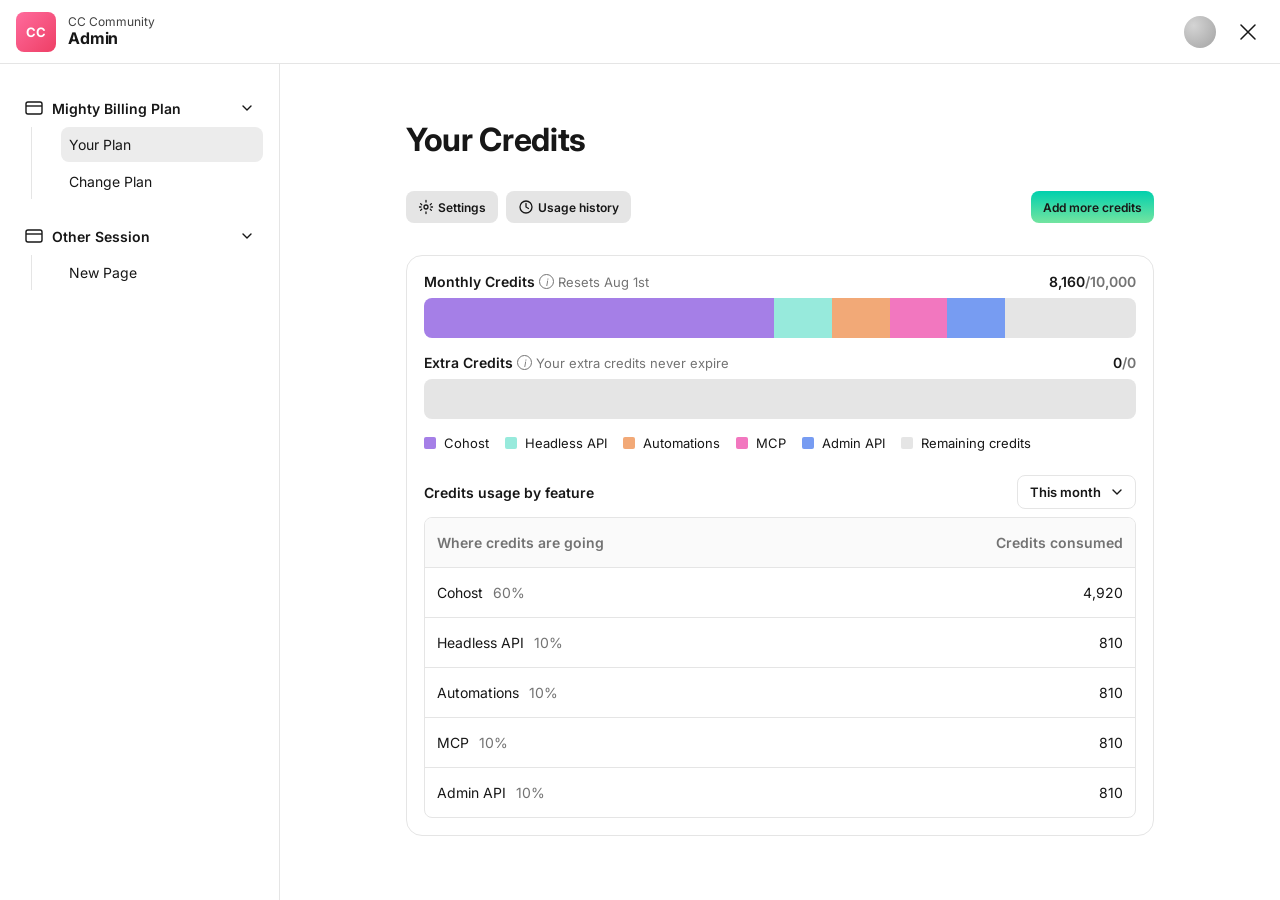
<file: index.html>
<!DOCTYPE html>
<html lang="en">
<head>
<meta charset="UTF-8">
<meta name="viewport" content="width=device-width, initial-scale=1.0">
<title>Mighty Billing — Credits</title>
<link rel="preconnect" href="https://fonts.googleapis.com">
<link href="https://fonts.googleapis.com/css2?family=Inter:wght@400;500;600;700&display=swap" rel="stylesheet">
<link rel="stylesheet" href="styles.css">
</head>
<body>
  <div class="app">

    <!-- Header -->
    <header class="topbar">
      <div class="topbar-left">
        <div class="brand-avatar">CC</div>
        <div class="brand-titles">
          <span class="brand-sub">CC Community</span>
          <span class="brand-main">Admin</span>
        </div>
      </div>
      <div class="topbar-right">
        <div class="cohost-icon" aria-hidden="true"></div>
        <button class="icon-btn" id="closeBtn" title="Back to Your Credits" aria-label="Close">
          <svg width="16" height="16" viewBox="0 0 16 16" fill="none"><path d="M1 1L15 15M15 1L1 15" stroke="currentColor" stroke-width="1.5" stroke-linecap="round"/></svg>
        </button>
      </div>
    </header>

    <div class="layout">

      <!-- Sidebar -->
      <aside class="sidebar">
        <nav class="nav-group">
          <button class="nav-group-header" data-toggle="group-billing">
            <span class="nav-group-title">
              <svg width="20" height="20" viewBox="0 0 20 20" fill="none"><rect x="2" y="4" width="16" height="12" rx="2" stroke="currentColor" stroke-width="1.4"/><path d="M2 8H18" stroke="currentColor" stroke-width="1.4"/></svg>
              Mighty Billing Plan
            </span>
            <svg class="chevron" width="16" height="16" viewBox="0 0 16 16" fill="none"><path d="M4 6L8 10L12 6" stroke="currentColor" stroke-width="1.4" stroke-linecap="round" stroke-linejoin="round"/></svg>
          </button>
          <ul class="nav-list" id="group-billing">
            <li><a href="#" class="nav-link active">Your Plan</a></li>
            <li><a href="#" class="nav-link">Change Plan</a></li>
          </ul>
        </nav>

        <nav class="nav-group">
          <button class="nav-group-header" data-toggle="group-session">
            <span class="nav-group-title">
              <svg width="20" height="20" viewBox="0 0 20 20" fill="none"><rect x="2" y="4" width="16" height="12" rx="2" stroke="currentColor" stroke-width="1.4"/><path d="M2 8H18" stroke="currentColor" stroke-width="1.4"/></svg>
              Other Session
            </span>
            <svg class="chevron" width="16" height="16" viewBox="0 0 16 16" fill="none"><path d="M4 6L8 10L12 6" stroke="currentColor" stroke-width="1.4" stroke-linecap="round" stroke-linejoin="round"/></svg>
          </button>
          <ul class="nav-list" id="group-session">
            <li><a href="#" class="nav-link">New Page</a></li>
          </ul>
        </nav>
      </aside>

      <!-- Main content -->
      <main class="content">

        <!-- VIEW 1: Your Credits -->
        <section class="view active" id="view-credits">
          <div class="content-header">
            <h1>Your Credits</h1>
          </div>
          <div class="content-body content-body--credits">
            <div class="actions-row">
              <button class="btn btn-secondary">
                <svg width="16" height="16" viewBox="0 0 16 16" fill="none"><circle cx="8" cy="8" r="2" stroke="currentColor" stroke-width="1.3"/><path d="M8 1.5V3M8 13V14.5M2.6 4.6L3.7 5.7M12.3 10.3L13.4 11.4M1.5 8H3M13 8H14.5M2.6 11.4L3.7 10.3M12.3 5.7L13.4 4.6" stroke="currentColor" stroke-width="1.3" stroke-linecap="round"/></svg>
                Settings
              </button>
              <button class="btn btn-secondary">
                <svg width="16" height="16" viewBox="0 0 16 16" fill="none"><circle cx="8" cy="8" r="6" stroke="currentColor" stroke-width="1.3"/><path d="M8 4.5V8L10.5 9.5" stroke="currentColor" stroke-width="1.3" stroke-linecap="round"/></svg>
                Usage history
              </button>
              <button class="btn btn-cta" id="addCreditsBtn">Add more credits</button>
            </div>

            <div class="card credits-card">
              <div class="meter-row">
                <div class="meter-label">
                  <span class="meter-title">Monthly Credits</span>
                  <span class="info-dot" title="Resets Aug 1st">i</span>
                  <span class="meter-note">Resets Aug 1st</span>
                </div>
                <div class="meter-value"><strong id="monthlyUsed">8,160</strong>/<span id="monthlyTotal">10,000</span></div>
              </div>
              <div class="meter-bar">
                <div class="seg" style="flex: 4920 0 0; background: var(--seg-cohost)" data-label="Cohost" data-value="4,920"></div>
                <div class="seg" style="flex: 810 0 0; background: var(--seg-headless)" data-label="Headless API" data-value="810"></div>
                <div class="seg" style="flex: 810 0 0; background: var(--seg-automations)" data-label="Automations" data-value="810"></div>
                <div class="seg" style="flex: 810 0 0; background: var(--seg-mcp)" data-label="MCP" data-value="810"></div>
                <div class="seg" style="flex: 810 0 0; background: var(--seg-adminapi)" data-label="Admin API" data-value="810"></div>
                <div class="seg" style="flex: 1840 0 0; background: var(--seg-remaining)" data-label="Remaining credits" data-value="1,840"></div>
              </div>

              <div class="meter-row" style="margin-top:16px;">
                <div class="meter-label">
                  <span class="meter-title">Extra Credits</span>
                  <span class="info-dot" title="Your extra credits never expire">i</span>
                  <span class="meter-note">Your extra credits never expire</span>
                </div>
                <div class="meter-value" id="extraMeterValue"><strong id="extraUsed">0</strong>/<span id="extraTotal">0</span></div>
              </div>
              <div class="meter-bar" id="extraBar">
                <div class="seg" id="extraSeg" style="flex: 1 0 0; background: var(--seg-remaining)" data-label="Remaining credits" data-value="0"></div>
              </div>

              <div class="legend">
                <span class="legend-item"><i style="background:var(--seg-cohost)"></i>Cohost</span>
                <span class="legend-item"><i style="background:var(--seg-headless)"></i>Headless API</span>
                <span class="legend-item"><i style="background:var(--seg-automations)"></i>Automations</span>
                <span class="legend-item"><i style="background:var(--seg-mcp)"></i>MCP</span>
                <span class="legend-item"><i style="background:var(--seg-adminapi)"></i>Admin API</span>
                <span class="legend-item"><i style="background:var(--seg-remaining)"></i>Remaining credits</span>
              </div>

              <div class="table-section">
                <div class="table-header-row">
                  <span class="table-title">Credits usage by feature</span>
                  <button class="dropdown-btn">This month
                    <svg width="16" height="16" viewBox="0 0 16 16" fill="none"><path d="M4 6L8 10L12 6" stroke="currentColor" stroke-width="1.4" stroke-linecap="round" stroke-linejoin="round"/></svg>
                  </button>
                </div>
                <div class="table-wrap">
                  <table class="usage-table">
                    <thead>
                      <tr><th>Where credits are going</th><th class="num">Credits consumed</th></tr>
                    </thead>
                    <tbody>
                      <tr><td>Cohost <span class="pct">60%</span></td><td class="num">4,920</td></tr>
                      <tr><td>Headless API <span class="pct">10%</span></td><td class="num">810</td></tr>
                      <tr><td>Automations <span class="pct">10%</span></td><td class="num">810</td></tr>
                      <tr><td>MCP <span class="pct">10%</span></td><td class="num">810</td></tr>
                      <tr><td>Admin API <span class="pct">10%</span></td><td class="num">810</td></tr>
                    </tbody>
                  </table>
                </div>
              </div>
            </div>
          </div>
        </section>

        <!-- VIEW 2: Add more credits -->
        <section class="view" id="view-purchase">
          <div class="content-header purchase-header">
            <button class="back-btn" id="backBtn" aria-label="Back">
              <svg width="20" height="20" viewBox="0 0 20 20" fill="none"><path d="M12 4L6 10L12 16" stroke="currentColor" stroke-width="1.6" stroke-linecap="round" stroke-linejoin="round"/></svg>
            </button>
            <h1>Add more credits</h1>
          </div>
          <div class="purchase-layout">
            <div class="purchase-col purchase-col--left">

              <div class="option-group">
                <h2>Credits</h2>
                <label class="option-card selected" data-price="10" data-credits="1000">
                  <span class="radio"></span>
                  <span class="option-name">1,000 credits</span>
                  <span class="option-price"><span class="price-final">$10</span></span>
                  <input type="radio" name="credits" value="1000" checked hidden>
                </label>
                <label class="option-card" data-price="45" data-credits="5000">
                  <span class="radio"></span>
                  <span class="option-name">5,000 credits</span>
                  <span class="option-price"><span class="price-strike">$50</span><span class="price-final">$45</span></span>
                  <input type="radio" name="credits" value="5000" hidden>
                </label>
                <label class="option-card" data-price="75" data-credits="10000">
                  <span class="radio"></span>
                  <span class="option-name">10,000 credits</span>
                  <span class="save-chip">Save 30%</span>
                  <span class="option-price"><span class="price-strike">$100</span><span class="price-final">$75</span></span>
                  <input type="radio" name="credits" value="10000" hidden>
                </label>
              </div>

              <div class="option-group">
                <h2>Recurrence</h2>
                <label class="option-card selected" data-billed="Billed Once">
                  <span class="radio"></span>
                  <span class="option-name">One time purchase</span>
                  <input type="radio" name="recurrence" value="once" checked hidden>
                </label>
                <label class="option-card" data-billed="Billed Monthly">
                  <span class="radio"></span>
                  <span class="option-name">Every Month</span>
                  <input type="radio" name="recurrence" value="monthly" hidden>
                </label>
                <label class="option-card" data-billed="Billed Quarterly">
                  <span class="radio"></span>
                  <span class="option-name">Every Quarter</span>
                  <input type="radio" name="recurrence" value="quarterly" hidden>
                </label>
              </div>

              <div class="option-group">
                <h2 class="h2-large">Payment Method</h2>
                <div class="payment-card">
                  <h3>Credit Card</h3>
                  <div class="pay-tabs">
                    <button class="pay-tab selected" data-tab="card">Card</button>
                    <button class="pay-tab" data-tab="gpay">Google Pay</button>
                  </div>

                  <div class="field">
                    <label>Card Number</label>
                    <input type="text" placeholder="1234 1234 1234 1234">
                  </div>
                  <div class="field-row">
                    <div class="field">
                      <label>Expiration Date</label>
                      <input type="text" placeholder="03/29">
                    </div>
                    <div class="field">
                      <label>Security Code</label>
                      <input type="text" placeholder="123">
                    </div>
                  </div>
                  <div class="field-row">
                    <div class="field">
                      <label>Country</label>
                      <select>
                        <option>United States</option>
                        <option>Canada</option>
                        <option>United Kingdom</option>
                      </select>
                    </div>
                    <div class="field">
                      <label>Zip Code</label>
                      <input type="text" placeholder="1231234">
                    </div>
                  </div>

                  <label class="checkbox-row">
                    <input type="checkbox" checked>
                    <span>Save payment details for future purchases</span>
                  </label>
                  <p class="fineprint">By providing your card information, you allow {Network Name} to charge your card for future payments in accordance with their terms.</p>
                </div>
              </div>

            </div>

            <div class="purchase-col purchase-col--right">
              <div class="summary-card">
                <div class="summary-line summary-line--main">
                  <span id="summaryCreditsLabel">1,000 credits</span>
                  <span id="summaryCreditsPrice">$10</span>
                </div>
                <div class="summary-line">
                  <span id="summaryBilledLabel">Billed Once</span>
                </div>
                <hr>
                <div class="summary-line">
                  <span>Subtotal</span>
                  <span id="summarySubtotal">$10</span>
                </div>
                <div class="summary-line">
                  <span>Tax</span>
                  <span>$0.00</span>
                </div>
                <hr>
                <div class="summary-line summary-line--total">
                  <span>Total Due Today</span>
                  <span id="summaryTotal">$10</span>
                </div>
                <button class="btn btn-pay" id="payBtn">Pay <span id="payAmount">$10</span></button>

                <p class="legal">Cancel any time. Your subscription will auto-renew at $1 USD, and your account will be charged for renewal within 24-hours before the end of the current period. You authorize Mighty Networks to send instructions to the financial institution that issued your card to take payments from your account in accordance with the terms of your agreement with us. You can manage your subscription in Personal Settings &gt; Plans and Access.</p>
                <p class="legal">Mighty Networks <a href="https://www.mightynetworks.com/terms-of-use" target="_blank" rel="noopener">Terms of Use</a> and <a href="https://www.mightynetworks.com/privacy-policy" target="_blank" rel="noopener">Privacy Policy</a>.</p>
              </div>
            </div>
          </div>
        </section>

        <!-- VIEW 3: Processing -->
        <section class="view" id="view-processing">
          <div class="content-header">
            <h1>Add more credits</h1>
          </div>
          <div class="processing-body">
            <div class="spinner" aria-hidden="true"></div>
            <p class="processing-text">Processing Payment</p>
          </div>
        </section>

      </main>
    </div>
  </div>

  <script src="script.js"></script>
</body>
</html>
</file>
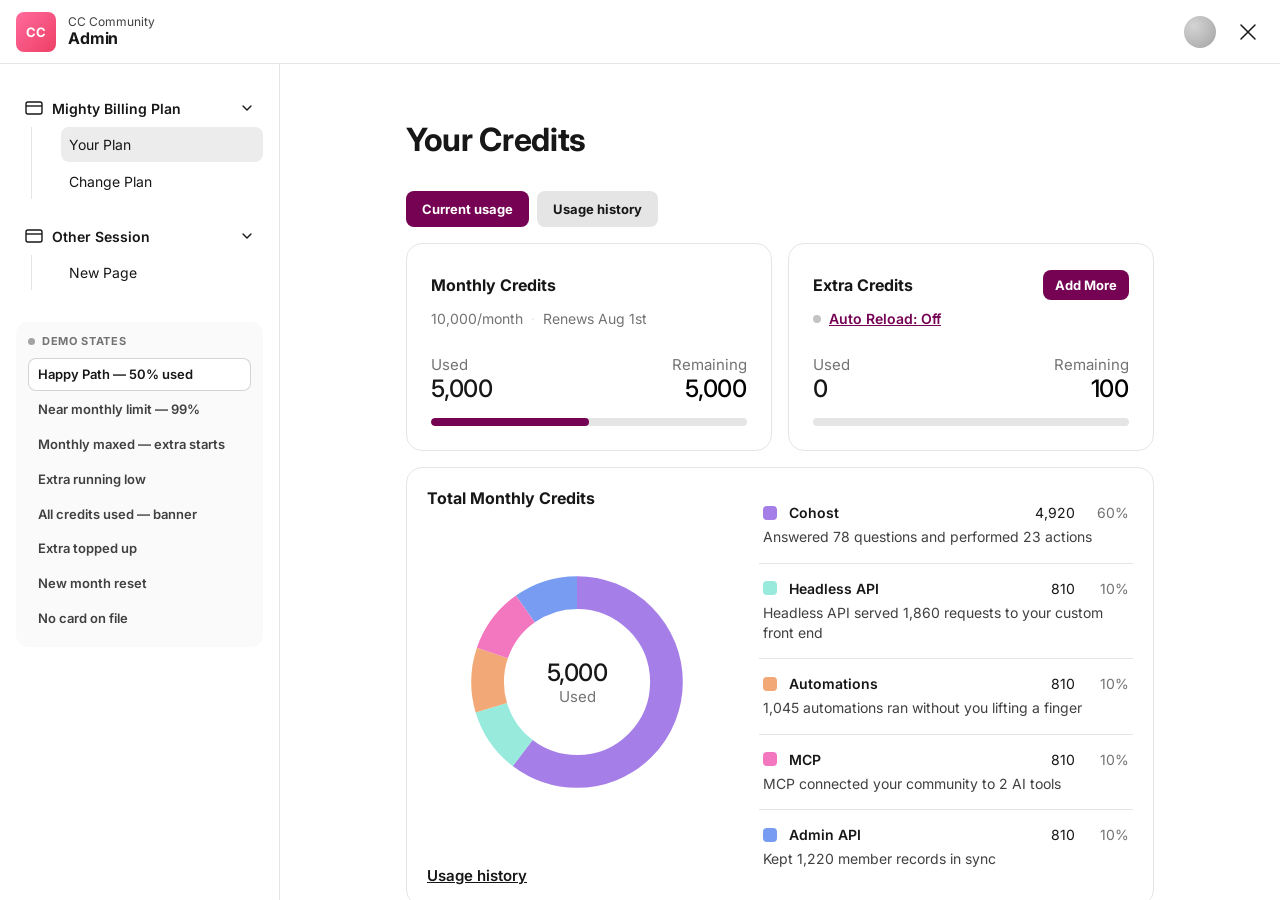
<file: v10.html>
<!DOCTYPE html>
<html lang="en">
<head>
<meta charset="UTF-8">
<meta name="viewport" content="width=device-width, initial-scale=1.0">
<title>Mighty Billing — Credits (V10)</title>
<link rel="preconnect" href="https://fonts.googleapis.com">
<link href="https://fonts.googleapis.com/css2?family=Inter:wght@400;500;600;700&display=swap" rel="stylesheet">
<style>
:root {
  --color-text-primary: #171717;
  --color-text-secondary: #404040;
  --color-text-tertiary: #737373;
  --color-border: #e5e5e5;
  --color-surface: #ffffff;
  --color-surface-secondary: #fafafa;
  --color-fill-secondary: #e5e5e5;
  --color-fill-selected: #ececec;
  --color-border-active: #750252;
  --button-theme: #750252;

  /* Feature breakdown colors */
  --seg-cohost: #a57fe7;
  --seg-headless: #97eadc;
  --seg-automations: #f2a977;
  --seg-mcp: #f277bf;
  --seg-adminapi: #779cf2;

  /* Credit bar (3-color) */
  --credit-empty: #e5e5e5;   /* 0 credits loaded */
  --credit-loaded: #750252;  /* credits loaded (remaining) */
  --credit-spent: #cf5ea6;   /* credits spent */

  --prog-green: var(--button-theme);
  --prog-orange: #f5a623;
  --prog-red: #ef5350;

  --radius-medium: 8px;
  --radius-large: 12px;
}

* { box-sizing: border-box; }

html, body {
  margin: 0;
  height: 100%;
  font-family: 'Inter', -apple-system, BlinkMacSystemFont, 'Segoe UI', sans-serif;
  color: var(--color-text-primary);
  background: var(--color-surface);
}

button, input, select { font-family: inherit; }
a { color: inherit; }

.app { display: flex; flex-direction: column; height: 100vh; }

/* Topbar */
.topbar {
  height: 64px; flex-shrink: 0; display: flex; align-items: center; justify-content: space-between;
  padding: 0 16px; border-bottom: 1px solid var(--color-border);
}
.topbar-left { display: flex; align-items: center; gap: 12px; }
.brand-avatar {
  width: 40px; height: 40px; border-radius: var(--radius-medium);
  background: linear-gradient(135deg, #ff6b9d, #ee3f65);
  color: #fff; display: flex; align-items: center; justify-content: center;
  font-weight: 700; font-size: 13px; letter-spacing: -0.02em;
}
.brand-titles { display: flex; flex-direction: column; line-height: 1.2; }
.brand-sub { font-size: 12px; color: var(--color-text-secondary); }
.brand-main { font-size: 16px; font-weight: 700; letter-spacing: -0.01em; }
.topbar-right { display: flex; align-items: center; gap: 16px; }
.cohost-icon { width: 32px; height: 32px; border-radius: 999px; background: radial-gradient(circle at 30% 30%, #d4d4d4, #a3a3a3); }
.icon-btn {
  width: 32px; height: 32px; border-radius: var(--radius-medium);
  border: none; background: transparent; display: flex; align-items: center; justify-content: center;
  color: var(--color-text-primary); cursor: pointer;
}
.icon-btn:hover { background: var(--color-fill-secondary); }

/* Layout */
.layout { flex: 1; display: flex; min-height: 0; }

/* Sidebar */
.sidebar { width: 280px; flex-shrink: 0; border-right: 1px solid var(--color-border); padding: 9px 16px 64px 16px; overflow-y: auto; }
.nav-group { padding-top: 16px; }
.nav-group-header {
  width: 100%; display: flex; align-items: center; justify-content: space-between;
  gap: 8px; padding: 9px 8px; border-radius: var(--radius-medium);
  background: transparent; border: none; cursor: pointer; font-size: 14px; font-weight: 600; color: var(--color-text-primary);
}
.nav-group-header:hover { background: var(--color-surface-secondary); }
.nav-group-title { display: flex; align-items: center; gap: 8px; }
.chevron { transition: transform .15s ease; flex-shrink: 0; }
.nav-group.collapsed .chevron { transform: rotate(-90deg); }
.nav-group.collapsed .nav-list { display: none; }
.nav-list { list-style: none; margin: 0 0 0 15px; padding: 0 0 0 29px; border-left: 1px solid var(--color-border); }
.nav-link { display: block; padding: 9px 8px; margin: 0 0 2px 0; border-radius: var(--radius-medium); font-size: 14px; text-decoration: none; color: var(--color-text-primary); }
.nav-link:hover { background: var(--color-surface-secondary); }
.nav-link.active { background: var(--color-fill-selected); }

/* Content */
.content { flex: 1; min-width: 0; overflow-y: auto; }
.view { display: none; }
.view.active { display: block; }
#view-processing.active { display: flex; flex-direction: column; min-height: 100%; }

.content-header { display: flex; justify-content: center; padding: 56px 24px 32px; }
.content-header h1 { max-width: 748px; width: 100%; margin: 0; font-size: 32px; font-weight: 700; letter-spacing: -0.01em; }

#view-purchase .content-header,
#view-processing .content-header { justify-content: flex-start; padding-left: 48px; }
#view-purchase .content-header h1,
#view-processing .content-header h1 { max-width: none; width: auto; }
.purchase-header {flex-direction: column;align-items: flex-start;gap: 16px;padding-top: 24px !important;/* background: var(--color-surface-secondary); *//* border-bottom: 1px solid var(--color-border); */}
#view-processing .content-header { background: var(--color-surface-secondary); border-bottom: 1px solid var(--color-border); }
.back-btn { width: 32px; height: 32px; border-radius: var(--radius-medium); border: none; background: transparent; display: flex; align-items: center; justify-content: center; color: var(--color-text-primary); cursor: pointer; margin-left: -6px; }
.back-btn:hover { background: var(--color-fill-secondary); }

.content-body { display: flex; justify-content: center; padding: 0 24px 80px; }
.content-body--credits { flex-direction: column; align-items: center; gap: 16px; }

.actions-row { display: flex; gap: 8px; width: 100%; max-width: 748px; margin-bottom: 16px; }
.btn { display: inline-flex; align-items: center; gap: 4px; padding: 8px 12px; border-radius: var(--radius-medium); border: none; font-size: 12px; font-weight: 600; cursor: pointer; }
.btn-secondary { background: var(--color-fill-secondary); color: var(--color-text-primary); }
.btn-secondary:hover { filter: brightness(0.96); }
.btn-cta { background: var(--button-theme); color: #fff; margin-left: auto; }
.btn-cta:hover { filter: brightness(1.1); }

.card { width: 100%; max-width: 748px; border: 1px solid var(--color-border); border-radius: 16px; padding: 20px; }

/* Credit meter (title + repositioned stat labels + thin 3-color bar) */
.meter { margin-bottom: 20px; }
.meter:last-child { margin-bottom: 0; }
.meter-title-row { display: flex; align-items: center; gap: 6px; margin-bottom: 10px; }
.meter-title { font-size: 15px; font-weight: 700; }
.meter-note { font-size: 14px; color: var(--color-text-tertiary); }
.info-dot {
  width: 15px; height: 15px; border-radius: 50%; border: 1px solid var(--color-text-tertiary); color: var(--color-text-tertiary);
  font-size: 10px; font-style: italic; display: inline-flex; align-items: center; justify-content: center; cursor: default; flex-shrink: 0;
}
.meter-stats { display: flex; align-items: baseline; justify-content: space-between; margin-bottom: 8px; }
.meter-stats span { font-size: 15px; color: var(--color-text-primary); }
.meter-stats .stat-strong { font-weight: 600; }

.tri-bar { height: 8px; border-radius: 999px; background: var(--credit-empty); overflow: hidden; }
.tri-fill { display: flex; height: 100%; width: 0; transition: width 1.1s cubic-bezier(.22,.61,.36,1); position: relative; overflow: hidden; }
.tri-spent { height: 100%; background: var(--credit-spent); flex: 0 0 auto; width: 0; }
.tri-remaining { height: 100%; background: var(--credit-loaded); flex: 1; }
.tri-fill.shine::after {
  content: ""; position: absolute; inset: 0;
  background: linear-gradient(90deg, transparent 0%, rgba(255,255,255,0.65) 50%, transparent 100%);
  transform: translateX(-100%); animation: fill-shine 0.9s ease; pointer-events: none;
}
@keyframes fill-shine { to { transform: translateX(100%); } }

.credit-bump { display: inline-block; transform-origin: right center; animation: credit-bump 1s ease; }
@keyframes credit-bump {
  0% { transform: scale(1); }
  25% { transform: scale(1.22); color: #067647; }
  60% { color: #067647; }
  100% { transform: scale(1); }
}

/* Usage-by-feature card */
.usage-head { display: flex; align-items: center; justify-content: space-between; margin-bottom: 14px; }
.usage-title { font-size: 16px; font-weight: 700; }
.dropdown { position: relative; }
.dropdown-btn {
  display: flex; align-items: center; gap: 8px; border: 1px solid var(--color-border); border-radius: 8px; background: transparent;
  padding: 8px 10px 8px 12px; font-size: 13px; font-weight: 600; cursor: pointer; color: var(--color-text-primary);
}
.dropdown-btn:hover { background: var(--color-surface-secondary); }
.dropdown-chevron { transition: transform .15s ease; }
.dropdown.open .dropdown-chevron { transform: rotate(180deg); }
.dropdown-menu {
  position: absolute; top: calc(100% + 4px); right: 0; z-index: 20;
  min-width: 160px; margin: 0; padding: 4px; list-style: none;
  background: var(--color-surface); border: 1px solid var(--color-border); border-radius: 10px;
  box-shadow: 0 8px 24px rgba(0,0,0,0.12);
  opacity: 0; transform: translateY(-4px); pointer-events: none; transition: opacity .12s ease, transform .12s ease;
}
.dropdown.open .dropdown-menu { opacity: 1; transform: translateY(0); pointer-events: auto; }
.dropdown-item {
  display: flex; align-items: center; justify-content: space-between; gap: 8px;
  padding: 9px 10px; border-radius: 6px; font-size: 13px; font-weight: 600; cursor: pointer; color: var(--color-text-primary);
}
.dropdown-item:hover { background: var(--color-surface-secondary); }
.dropdown-item.selected::after { content: "✓"; color: var(--button-theme); font-size: 12px; }

/* Separate thin usage bar */
.usage-controls { display: flex; align-items: center; gap: 8px; }
.vs-label { font-size: 13px; font-weight: 600; color: var(--color-text-tertiary); }

.usage-bars { margin-bottom: 20px; }
.usage-bar-row { display: flex; align-items: center; gap: 12px; }
.usage-bar-row + .usage-bar-row { margin-top: 10px; }
.ubl { flex-shrink: 0; width: 84px; font-size: 12px; font-weight: 600; color: var(--color-text-secondary); }
.ubl--cmp { color: var(--color-text-tertiary); }
#cmpBarRow.hidden { display: none; }
#usageBarCmp { opacity: 0.55; }

.usage-bar { display: flex; flex: 1; height: 8px; }
.seg { position: relative; height: 100%; cursor: default; transition: flex-grow .45s ease; }
.seg:first-child { border-top-left-radius: 999px; border-bottom-left-radius: 999px; }
.seg:last-child { border-top-right-radius: 999px; border-bottom-right-radius: 999px; }
/* Invisible taller hover zone so the thin bar is easy to hover */
.seg::after { content: ""; position: absolute; left: 0; right: 0; top: -9px; bottom: -9px; }
.seg:hover { filter: brightness(0.94); }
.usage-bar.zero .seg { background: var(--credit-empty) !important; }

.bar-tooltip {
  position: fixed; z-index: 100; background: #171717; color: #fff; font-size: 12px; font-weight: 600;
  padding: 6px 10px; border-radius: 6px; white-space: nowrap; pointer-events: none;
  transform: translate(-50%, -100%); opacity: 0; transition: opacity .1s ease;
}
.bar-tooltip.visible { opacity: 1; }
.bar-tooltip { text-align: left; }
.bar-tooltip .tt-h { font-weight: 700; margin-bottom: 4px; }
.bar-tooltip .tt-r { display: flex; align-items: center; gap: 6px; line-height: 1.5; font-weight: 500; }
.bar-tooltip .tt-sw { width: 9px; height: 9px; border-radius: 2px; display: inline-block; }
.chart-hit { pointer-events: all; cursor: default; }
.donut-arc { cursor: default; transition: opacity .15s ease; }
.donut-svg svg.dim .donut-arc:not(:hover) { opacity: 0.45; }
.bar-tooltip::after { content: ""; position: absolute; top: 100%; left: 50%; transform: translateX(-50%); border: 5px solid transparent; border-top-color: #171717; }

.table-wrap { width: 100%; border: 1px solid var(--color-border); border-radius: 8px; overflow: hidden; }
.usage-table { width: 100%; border-collapse: separate; border-spacing: 0; table-layout: auto; }
.usage-table thead th:first-child { width: 40%; }
.usage-table thead th { background: var(--color-surface-secondary); text-align: left; font-size: 14px; font-weight: 600; color: var(--color-text-tertiary); padding: 16px 12px; }
.usage-table thead th.num { text-align: right; }
.usage-table tbody td { padding: 16px 12px; border-top: 1.5px solid var(--color-border); font-size: 14px; }
.usage-table tbody td.num { text-align: right; }
.usage-table .dot { display: inline-block; width: 10px; height: 10px; border-radius: 3px; margin-right: 8px; vertical-align: middle; }
.usage-table .pct { color: var(--color-text-tertiary); margin-left: 6px; }
.usage-table .cmp-col { color: var(--color-text-tertiary); }
.usage-table.no-compare .cmp-col,
.usage-table.no-compare .chg-col { display: none; }

.delta { display: inline-flex; align-items: center; gap: 3px; font-size: 13px; font-weight: 600; white-space: nowrap; }
.delta.up { color: #c0322b; }
.delta.down { color: #067647; }
.delta.flat { color: var(--color-text-tertiary); }

/* Purchase view */
.purchase-layout { display: flex; align-items: flex-start; }
.purchase-col--left { flex: 1; min-width: 0; background: var(--color-surface-secondary); padding: 48px; display: flex; flex-direction: column; gap: 64px; }
.purchase-col--right { flex: 1; min-width: 0; background: var(--color-surface-secondary); border-left: 1px solid var(--color-border); padding: 48px; align-self: stretch; }
.option-group h2 { font-size: 20px; font-weight: 700; letter-spacing: -0.01em; margin: 0 0 16px; }
.option-group h2.h2-large { font-size: 22px; }
.option-card { display: flex; align-items: center; gap: 24px; width: 100%; background: var(--color-surface); border: 1px solid var(--color-border); border-radius: 12px; padding: 24px 16px; margin-bottom: 8px; cursor: pointer; position: relative; }
.option-card.selected { border: 2px solid var(--color-border-active); padding: 23px 15px; }
.radio { width: 24px; height: 24px; border-radius: 50%; border: 1.5px solid var(--color-border); flex-shrink: 0; }
.option-card.selected .radio { border: 6px solid var(--color-border-active); }
.option-name { font-size: 16px; font-weight: 600; flex: 1; }
.save-chip { background: var(--button-theme); color: #fff; font-size: 12px; padding: 4px 8px; border-radius: 4px; margin-right: 8px; white-space: nowrap; }
.option-price { display: flex; align-items: center; gap: 8px; font-size: 16px; font-weight: 600; white-space: nowrap; }
.price-strike { text-decoration: line-through; color: rgba(46,46,46,0.4); font-weight: 600; }
.payment-card { background: var(--color-surface); border: 2px solid var(--color-border); border-radius: 12px; padding: 16px; display: flex; flex-direction: column; gap: 24px; }
.payment-card h3 { font-size: 20px; font-weight: 700; letter-spacing: -0.01em; margin: 0; }
.pay-tabs { display: flex; gap: 16px; }
.pay-tab { flex: 1; height: 100px; border-radius: 8px; border: 1px solid var(--color-border); background: var(--color-surface); font-size: 16px; cursor: pointer; color: var(--color-text-primary); }
.pay-tab.selected { border: 1px solid var(--color-border-active); box-shadow: 0 2px 4px rgba(0,0,0,0.1); }
.field { display: flex; flex-direction: column; gap: 8px; flex: 1; }
.field-row { display: flex; gap: 16px; }
.field label { font-size: 16px; font-weight: 600; }
.field input, .field select { height: 48px; border: 1.5px solid var(--color-border); border-radius: 8px; padding: 0 16px; font-size: 16px; color: var(--color-text-primary); background: var(--color-surface); }
.field input:focus, .field select:focus { outline: none; border-color: var(--color-border-active); }
.checkbox-row { display: flex; align-items: center; gap: 24px; font-size: 14px; }
.checkbox-row input { width: 24px; height: 24px; accent-color: var(--button-theme); }
.fineprint { font-size: 14px; color: var(--color-text-tertiary); margin: 0; }
.summary-card { max-width: 460px; display: flex; flex-direction: column; gap: 8px; }
.summary-card hr { border: none; border-top: 1px solid var(--color-border); margin: 8px 0; }
.summary-line { display: flex; justify-content: space-between; align-items: baseline; font-size: 14px; font-weight: 600; }
.summary-line--main { font-size: 20px; font-weight: 700; letter-spacing: -0.01em; }
.summary-line--total { font-size: 20px; font-weight: 700; letter-spacing: -0.01em; margin-top: 8px; }
.btn-pay { width: 100%; height: 48px; border-radius: 12px; background: var(--button-theme); color: #fff; font-size: 16px; font-weight: 600; border: none; cursor: pointer; margin: 16px 0 24px; justify-content: center; }
.btn-pay:hover { filter: brightness(1.1); }
.legal { font-size: 14px; color: var(--color-text-primary); line-height: 18px; margin: 0 0 16px; }
.legal a { text-decoration: underline; }

/* Processing */
.processing-body { flex: 1; display: flex; flex-direction: column; align-items: center; justify-content: center; gap: 24px; padding: 140px 24px; background: var(--color-surface-secondary); min-height: 500px; }
.spinner { width: 32px; height: 32px; border-radius: 50%; border: 3px solid var(--color-border); border-top-color: var(--color-text-tertiary); animation: spin 0.8s linear infinite; }
@keyframes spin { to { transform: rotate(360deg); } }
.processing-text { font-size: 18px; font-weight: 700; margin: 0; }

/* Add credits modal */
.modal-overlay {
  position: fixed; inset: 0; z-index: 1000;
  display: flex; align-items: center; justify-content: center; padding: 24px;
  background: rgba(23,23,23,0.45);
  opacity: 0; visibility: hidden; transition: opacity .18s ease, visibility .18s ease;
}
.modal-overlay.open { opacity: 1; visibility: visible; }
.modal {
  position: relative; width: 100%; max-width: 560px;
  background: var(--color-surface); border-radius: 24px; padding: 32px;
  box-shadow: 0 24px 60px rgba(0,0,0,0.24);
  transform: translateY(10px) scale(.98); transition: transform .18s ease;
}
.modal-overlay.open .modal { transform: none; }
.modal-close {
  position: absolute; top: 26px; right: 26px; width: 32px; height: 32px;
  border: none; background: transparent; border-radius: var(--radius-medium);
  display: flex; align-items: center; justify-content: center; color: var(--color-text-primary); cursor: pointer;
}
.modal-close:hover { background: var(--color-fill-secondary); }
.modal-title { font-size: 28px; font-weight: 700; letter-spacing: -0.01em; margin: 0 0 12px; }
.modal-sub { font-size: 16px; line-height: 1.4; color: var(--color-text-secondary); margin: 0 0 24px; }

.amount-grid { display: grid; grid-template-columns: repeat(4, 1fr); gap: 12px; margin-bottom: 16px; }
.amount-pill {
  height: 76px; border: 1px solid var(--color-border); border-radius: 12px; background: var(--color-surface);
  font-size: 20px; font-weight: 700; color: var(--color-text-primary); cursor: pointer;
  display: flex; align-items: center; justify-content: center; transition: border-color .12s ease, background .12s ease;
}
.amount-pill:hover { border-color: #c9c9c9; }
.amount-other { color: var(--color-text-tertiary); }
.amount-pill.selected { border: 2px solid var(--color-border-active); background: rgba(117,2,82,0.06); color: var(--color-border-active); }

.other-wrap { margin-bottom: 16px; }
.other-wrap input {
  width: 100%; height: 56px; border: 1.5px solid var(--color-border); border-radius: 12px;
  padding: 0 16px; font-size: 18px; font-weight: 600; color: var(--color-text-primary); background: var(--color-surface);
}
.other-wrap input:focus { outline: none; border-color: var(--color-border-active); }

.modal-summary { background: var(--color-surface-secondary); border-radius: 12px; padding: 20px 24px; margin-bottom: 16px; }
.msum-row { display: flex; align-items: baseline; justify-content: space-between; font-size: 17px; color: var(--color-text-secondary); }
.msum-row + .msum-row { margin-top: 12px; }
.modal-summary hr { border: none; border-top: 1px solid var(--color-border); margin: 16px 0; }
.msum-total { color: var(--color-text-primary); }
.msum-total span:first-child { font-size: 20px; font-weight: 600; }
.msum-total span:last-child { font-size: 28px; font-weight: 700; letter-spacing: -0.01em; }

.payment-method {
  display: flex; align-items: center; justify-content: space-between;
  background: var(--color-surface-secondary); border-radius: 12px; padding: 16px 20px; margin-bottom: 24px;
}
.pm-label { font-size: 16px; font-weight: 700; }
.pm-right { display: flex; align-items: center; gap: 12px; }
.stripe-badge {
  display: inline-flex; align-items: center; gap: 8px;
  background: #e3f8ee; color: #0a7d4d; font-size: 15px; font-weight: 700;
  padding: 6px 12px; border-radius: 8px;
}
.stripe-icon {
  width: 20px; height: 20px; border-radius: 5px; background: #00c46a; color: #fff;
  display: inline-flex; align-items: center; justify-content: center; font-size: 13px; font-weight: 700;
}
.stripe-badge.plain { background: transparent; color: var(--color-text-primary); padding: 0; }
.stripe-badge.plain .stripe-icon { display: none; }
.pm-edit { border: none; background: transparent; color: var(--color-text-secondary); cursor: pointer; display: flex; padding: 4px; border-radius: 6px; }
.pm-edit:hover { background: var(--color-fill-secondary); }

.modal-buy {
  width: 100%; height: 56px; border: none; border-radius: 12px;
  background: var(--button-theme); color: #fff; font-size: 18px; font-weight: 700; cursor: pointer;
}
.modal-buy:hover { filter: brightness(1.1); }
.modal-buy:disabled { opacity: 0.5; cursor: not-allowed; filter: none; }

.btn-toggle { gap: 8px; }
.ar-dot { width: 8px; height: 8px; border-radius: 50%; background: #c4c4c4; flex-shrink: 0; }
.ar-dot.on { background: #9dc63f; }

.ar-field { margin-bottom: 20px; }
.ar-field label { display: block; font-size: 16px; font-weight: 700; margin-bottom: 8px; }
.ar-field input {
  width: 100%; height: 56px; border: 1.5px solid var(--color-border); border-radius: 12px;
  padding: 0 16px; font-size: 18px; color: var(--color-text-primary); background: var(--color-surface);
}
.ar-field input:focus { outline: none; border-color: var(--color-border-active); }
.ar-card-line {
  display: flex; align-items: center; justify-content: space-between; gap: 12px;
  background: var(--color-surface-secondary); border: 1px solid var(--color-border); border-radius: 12px;
  padding: 18px 20px; margin-bottom: 24px; font-size: 16px; font-weight: 700;
}
.ar-card-digits { letter-spacing: 2px; }
.ar-primary { margin-bottom: 12px; }
.ar-cancel {
  width: 100%; height: 56px; border: none; border-radius: 12px;
  background: var(--color-fill-secondary); color: var(--color-text-primary); font-size: 16px; font-weight: 700; cursor: pointer;
}
.ar-cancel:hover { filter: brightness(0.96); }

/* Credit usage history modal */
.modal--history { padding: 0; display: flex; flex-direction: column; max-height: 86vh; }
.modal--history .modal-close { top: 28px; right: 28px; }
.hist-head { padding: 32px 32px 0; }
.hist-head .modal-title { margin-bottom: 16px; }
.hist-head .modal-sub { margin-bottom: 20px; }
.hist-bar { display: flex; height: 10px; border-radius: 999px; overflow: hidden; margin-bottom: 24px; }
.hist-seg { height: 100%; }

.hist-list { flex: 1; overflow-y: auto; padding: 0 32px; }
.hist-group { border: 1px solid var(--color-border); border-radius: 12px; overflow: hidden; margin-bottom: 24px; }
.hist-group:last-child { margin-bottom: 0; }
.hist-day {display: flex;align-items: baseline;justify-content: space-between;gap: 12px;font-size: 14px;font-weight: 400;color: var(--color-text-secondary);margin: 0;padding: 16px;border-bottom: 1px solid var(--color-border);}
.hist-day-total {font-size: 14px;font-weight: 400;color: var(--color-text-tertiary);}
.hist-row { display: flex; align-items: center; gap: 12px; padding: 16px; border-bottom: 1px solid var(--color-border); }
.hist-group .hist-row:last-child { border-bottom: none; }
.hist-sq { width: 14px; height: 14px; border-radius: 4px; flex-shrink: 0; }

/* Filtered-period breakdown above the event list */
.hist-summary { border: 1px solid var(--color-border); border-radius: 12px; padding: 16px; margin-bottom: 32px; }
.hsum-head { display: flex; align-items: baseline; justify-content: space-between; gap: 12px; margin-bottom: 14px; }
.hsum-title { font-size: 16px; font-weight: 600; }
.hsum-total { font-size: 14px; color: var(--color-text-tertiary); }
.hsum-bar { display: flex; height: 14px; margin-bottom: 16px; border-radius: 999px; overflow: hidden; }
.hsum-seg { height: 100%; cursor: default; transition: opacity .15s ease; }
.hsum-bar:hover .hsum-seg:not(:hover) { opacity: 0.45; }
.hsum-legend { display: flex; flex-wrap: wrap; gap: 8px 14px; align-items: center; }
.hsum-item { display: flex; align-items: center; gap: 6px; font-size: 13px; white-space: nowrap; }
.hsum-item .hist-sq { width: 10px; height: 10px; border-radius: 3px; }
.hsum-name { font-weight: 500; }
.hsum-val { color: var(--color-text-tertiary); }
.hist-name {font-size: 14px;font-weight: 400;color: var(--color-text-primary);}
.hist-pct {font-size: 14px;color: var(--color-text-tertiary);}
.hist-num {margin-left: auto;font-size: 14px;font-weight: 400;color: var(--color-text-primary);white-space: nowrap;}

.hist-footer {
  display: flex; align-items: center; justify-content: space-between;
  padding: 20px 32px; border-top: 1px solid var(--color-border);
}
.hist-count { font-size: 15px; color: var(--color-text-tertiary); }
.hist-export { border: none; background: transparent; font-size: 16px; font-weight: 700; color: var(--color-text-primary); cursor: pointer; padding: 4px; }
.hist-export:hover { text-decoration: underline; }

/* Usage history page */
.hist-header-inner { width: 100%; max-width: 748px; display: flex; flex-direction: column; align-items: flex-start; gap: 16px; }
.history-body { display: flex; flex-direction: column; align-items: center; padding: 0 24px 80px; }
.history-body > * { width: 100%; max-width: 748px; }
.history-body .actions-row-v6 { margin-bottom: 24px; }
.history-sub { font-size: 15px; color: var(--color-text-tertiary); margin: 0 0 20px; }
.history-controls {display: flex;align-items: flex-end;gap: 12px;margin-bottom: 40px;}
.hc-field { display: flex; flex-direction: column; gap: 6px; font-size: 13px; font-weight: 600; color: var(--color-text-secondary); }
.hc-field input { height: 40px; border: 1.5px solid var(--color-border); border-radius: 8px; padding: 0 12px; font-size: 14px; font-family: inherit; color: var(--color-text-primary); background: var(--color-surface); }
.hc-field input:focus { outline: none; border-color: var(--color-border-active); }
.hc-clear { height: 40px; border: 1px solid var(--color-border); background: transparent; border-radius: 8px; padding: 0 14px; font-size: 13px; font-weight: 600; cursor: pointer; color: var(--color-text-primary); }
.hc-clear:hover { background: var(--color-surface-secondary); }
#view-history .hist-list { flex: none; overflow: visible; padding: 0; }
.hist-empty { padding: 40px 4px; text-align: center; color: var(--color-text-tertiary); font-size: 15px; }
.history-foot { display: flex; align-items: center; justify-content: space-between; margin-top: 16px; padding-top: 16px; border-top: 1px solid var(--color-border); }

/* V5 stat cards */
#view-credits .content-header h1 { max-width: 748px; }
.content-body--credits .card { max-width: 748px; }
.stat-cards { width: 100%; max-width: 748px; display: flex; gap: 16px; }
.stat-card { flex: 1; min-width: 0; display: flex; flex-direction: column; border: 1px solid var(--color-border); border-radius: 16px; padding: 24px; }
.stat-grow { flex: 1; min-height: 28px; }
.stat-card-title { font-size: 16px; font-weight: 700; }
.stat-card-head { display: flex; align-items: center; justify-content: space-between; gap: 12px; min-height: 34px; }
.stat-sub { margin-top: 8px; font-size: 14px; color: var(--color-text-tertiary); display: flex; align-items: center; gap: 8px; flex-wrap: wrap; }
.stat-sub-sep { color: var(--color-border); }
.stat-label { font-size: 15px; color: var(--color-text-tertiary); }
.stat-number { font-size: 24px; font-weight: 500; letter-spacing: -0.01em; line-height: 1.1; margin-top: 2px; }
.stat-number.muted { color: #000000; }
.stat-link { display: inline-block; margin-top: 10px; font-size: 15px; font-weight: 600; text-decoration: underline; color: var(--color-text-primary); cursor: pointer; }
.stat-rows { display: flex; justify-content: space-between; align-items: flex-end; gap: 12px; }
.ta-right { text-align: right; }
.prog-bar { position: relative; height: 8px; border-radius: 999px; background: var(--credit-empty); overflow: hidden; margin-top: 16px; }
.prog-fill { height: 100%; width: 0; border-radius: 999px; background: var(--prog-green); transition: width .9s cubic-bezier(.22,.61,.36,1), background-color .3s ease; }
.pace-card { width: 100%; max-width: 748px; }
.pace-head { display: flex; align-items: baseline; justify-content: space-between; gap: 16px; margin-top: 2px; }
.pace-sub { font-size: 14px; color: var(--color-text-primary); }
.pace-sub b { font-weight: 700; }
.pace-sub.warn b { color: var(--prog-red); }
.pace-when { font-size: 14px; color: var(--color-text-tertiary); white-space: nowrap; }
.pace-chart { margin: 14px 0 12px; }
.pace-chart svg { width: 100%; height: auto; display: block; }
.pace-legend { display: flex; align-items: center; justify-content: space-between; gap: 16px; font-size: 14px; color: var(--color-text-tertiary); }
.pl-item { display: inline-flex; align-items: center; gap: 10px; }
.pl-key { width: 22px; height: 0; border-top-width: 2px; border-top-style: solid; border-color: var(--button-theme); }
.pl-key--dash { border-top-style: dashed; }
.pace-dot { cursor: default; }
.prog-fill.shine::after { content: ""; position: absolute; inset: 0; background: linear-gradient(90deg, transparent 0%, rgba(255,255,255,0.65) 50%, transparent 100%); transform: translateX(-100%); animation: fill-shine 0.9s ease; pointer-events: none; }

.add-more-btn { border: none; background: var(--button-theme); color: #fff; font-size: 13px; font-weight: 700; padding: 7px 12px; border-radius: 8px; cursor: pointer; white-space: nowrap; }
.add-more-btn:hover { filter: brightness(1.1); }
.auto-reload-inline { margin-top: 8px; display: inline-flex; align-items: center; gap: 8px; border: none; background: transparent; padding: 0; cursor: pointer; font-size: 14px; font-weight: 600; color: var(--button-theme); text-decoration: underline; align-self: flex-start; }

.alert-banner { width: 100%; max-width: 748px; display: flex; align-items: center; justify-content: space-between; gap: 16px; border: 1px solid #f2b8b5; background: #fdeceb; border-radius: 12px; padding: 12px 12px 12px 20px; }
.alert-banner[hidden] { display: none; }
.alert-body { display: flex; align-items: center; gap: 10px; }
.alert-body svg { flex-shrink: 0; }
.alert-text { font-size: 15px; font-weight: 400; color: #b3261e; }
.alert-btn { border: none; background: #c0322b; color: #fff; font-size: 14px; font-weight: 700; padding: 10px 16px; border-radius: 8px; cursor: pointer; white-space: nowrap; }
.alert-btn:hover { filter: brightness(1.1); }

/* usage bar empty (new month) */
.usage-bar.zero .seg { background: var(--credit-empty) !important; }

/* Demo-only state switcher in the sidebar */
.demo-panel { margin-top: 32px; border: none; background: #fafafa; border-radius: 12px; padding: 12px; }
.demo-panel-head { display: flex; align-items: center; gap: 7px; font-size: 11px; font-weight: 700; letter-spacing: 0.06em; text-transform: uppercase; color: #737373; margin-bottom: 10px; }
.demo-panel-head .demo-dot { width: 7px; height: 7px; border-radius: 50%; background: #a3a3a3; }
.demo-items { display: flex; flex-direction: column; gap: 2px; }
.demo-item { text-align: left; border: none; background: transparent; cursor: pointer; font-size: 13px; font-weight: 600; color: var(--color-text-secondary); padding: 8px 10px; border-radius: 8px; line-height: 1.3; }
.demo-item:hover { background: rgba(0, 0, 0, 0.05); }
.demo-item.active { background: #fff; color: var(--color-text-primary); box-shadow: inset 0 0 0 1px #d4d4d4; }

@media (max-width: 860px) { .stat-cards { flex-direction: column; } }

/* No-card: add-payment CTA */
.payment-method[hidden] { display: none; }
.pm-add { width: 100%; display: flex; align-items: center; justify-content: center; gap: 8px; border: 1.5px dashed var(--color-border); background: transparent; border-radius: 12px; padding: 16px; margin-bottom: 16px; font-size: 15px; font-weight: 700; color: var(--color-text-primary); cursor: pointer; }
.pm-add:hover { border-color: var(--color-border-active); color: var(--color-border-active); }
.pm-add[hidden] { display: none; }
.pm-add-plus { font-size: 18px; line-height: 1; }

/* In-modal card entry form */
.modal-cardform { display: none; }
.modal.carding .modal-body { display: none; }
.modal.carding .modal-processing { display: none; }
.modal.carding .modal-cardform { display: block; }
.cf-back { display: inline-flex; align-items: center; gap: 4px; border: none; background: transparent; cursor: pointer; font-size: 14px; font-weight: 600; color: var(--color-text-secondary); padding: 0; margin-bottom: 16px; }
.cf-back:hover { color: var(--color-text-primary); }
.modal-cardform .modal-title { margin-bottom: 8px; }
.cf-fields { display: flex; flex-direction: column; gap: 16px; margin: 20px 0 24px; }

/* V6 layout */
.actions-row-v6 { width: 100%; max-width: 748px; display: flex; gap: 8px; }
.btn-pill { border: none; background: var(--color-fill-secondary); color: var(--color-text-primary); font-size: 13px; font-weight: 700; padding: 10px 16px; border-radius: 8px; cursor: pointer; }
.btn-pill:hover { filter: brightness(0.96); }
.btn-pill--dark { background: var(--button-theme); color: #fff; }
.btn-pill--dark:hover { filter: brightness(1.1); }

.top-cards { width: 100%; max-width: 748px; display: flex; gap: 16px; }

.donut-card { width: 100%; max-width: 748px; display: flex; gap: 32px; align-items: stretch; }
.donut-left { flex: 0 0 300px; display: grid; grid-template-rows: auto 1fr auto; justify-items: start; }
.donut-wrap { position: relative; width: 240px; height: 240px; justify-self: center; align-self: center; }
.donut-svg, .donut-svg svg { width: 100%; height: 100%; display: block; }
.donut-center { position: absolute; inset: 0; display: flex; flex-direction: column; align-items: center; justify-content: center; pointer-events: none; }
.donut-num { font-size: 24px; font-weight: 500; letter-spacing: -0.02em; }
.donut-cap { font-size: 15px; font-weight: 400; color: var(--color-text-tertiary); }
.donut-left .stat-link { align-self: end; }
.donut-legend { flex: 1; align-self: center; }
.dl-item { padding: 16px 4px; border-bottom: 1px solid var(--color-border); }
.dl-item:last-child { border-bottom: none; }
.dl-row { display: flex; align-items: center; gap: 12px; }
.dl-desc { margin: 6px 0 0; font-size: 14px; line-height: 1.4; color: var(--color-text-secondary); }
.dl-row .dot { width: 14px; height: 14px; border-radius: 4px; flex-shrink: 0; }
.dl-name { font-size: 14px; font-weight: 600; }
.dl-num { margin-left: auto; font-size: 14px; font-weight: 400; }
.dl-pct { font-size: 14px; color: var(--color-text-tertiary); min-width: 42px; text-align: right; }

.gran-toggle { display: inline-flex; border: 1px solid var(--color-border); border-radius: 8px; overflow: hidden; }
.gran-btn { border: none; background: transparent; padding: 8px 14px; font-size: 13px; font-weight: 600; cursor: pointer; color: var(--color-text-secondary); }
.gran-btn + .gran-btn { border-left: 1px solid var(--color-border); }
.gran-btn.active { background: var(--color-fill-selected); color: var(--color-text-primary); }

.chart-area { width: 100%; margin-top: 8px; }
.chart-area svg { width: 100%; height: auto; display: block; }
.chart-legend { display: flex; gap: 22px; margin-top: 14px; font-size: 14px; color: var(--color-text-secondary); }
.lg { display: inline-flex; align-items: center; gap: 8px; }
.lg-sw { width: 14px; height: 14px; border-radius: 3px; }
.lg-sw.cur { background: #171717; }
.lg-sw.prev { background: #d4d4d4; }

@media (max-width: 760px) {
  .top-cards { flex-direction: column; }
  .donut-card { flex-direction: column; gap: 16px; }
  .donut-left { flex-basis: auto; }
}

.modal-processing { display: none; flex-direction: column; align-items: center; justify-content: center; gap: 24px; padding: 72px 24px; min-height: 380px; }
.modal.processing .modal-body { display: none; }
.modal.processing .modal-close { display: none; }
.modal.processing .modal-processing { display: flex; }

@media (max-width: 600px) {
  .amount-grid { grid-template-columns: repeat(2, 1fr); }
}

@media (max-width: 900px) {
  .sidebar { display: none; }
  .purchase-layout { flex-direction: column; }
  .purchase-col--right { border-left: none; border-top: 1px solid var(--color-border); }
}
</style>
</head>
<body>
  <div class="app">

    <header class="topbar">
      <div class="topbar-left">
        <div class="brand-avatar">CC</div>
        <div class="brand-titles">
          <span class="brand-sub">CC Community</span>
          <span class="brand-main">Admin</span>
        </div>
      </div>
      <div class="topbar-right">
        <div class="cohost-icon" aria-hidden="true"></div>
        <button class="icon-btn" id="closeBtn" title="Back to Your Credits" aria-label="Close">
          <svg width="16" height="16" viewBox="0 0 16 16" fill="none"><path d="M1 1L15 15M15 1L1 15" stroke="currentColor" stroke-width="1.5" stroke-linecap="round"/></svg>
        </button>
      </div>
    </header>

    <div class="layout">
      <aside class="sidebar">
        <nav class="nav-group">
          <button class="nav-group-header">
            <span class="nav-group-title">
              <svg width="20" height="20" viewBox="0 0 20 20" fill="none"><rect x="2" y="4" width="16" height="12" rx="2" stroke="currentColor" stroke-width="1.4"/><path d="M2 8H18" stroke="currentColor" stroke-width="1.4"/></svg>
              Mighty Billing Plan
            </span>
            <svg class="chevron" width="16" height="16" viewBox="0 0 16 16" fill="none"><path d="M4 6L8 10L12 6" stroke="currentColor" stroke-width="1.4" stroke-linecap="round" stroke-linejoin="round"/></svg>
          </button>
          <ul class="nav-list">
            <li><a href="#" class="nav-link active">Your Plan</a></li>
            <li><a href="#" class="nav-link">Change Plan</a></li>
          </ul>
        </nav>
        <nav class="nav-group">
          <button class="nav-group-header">
            <span class="nav-group-title">
              <svg width="20" height="20" viewBox="0 0 20 20" fill="none"><rect x="2" y="4" width="16" height="12" rx="2" stroke="currentColor" stroke-width="1.4"/><path d="M2 8H18" stroke="currentColor" stroke-width="1.4"/></svg>
              Other Session
            </span>
            <svg class="chevron" width="16" height="16" viewBox="0 0 16 16" fill="none"><path d="M4 6L8 10L12 6" stroke="currentColor" stroke-width="1.4" stroke-linecap="round" stroke-linejoin="round"/></svg>
          </button>
          <ul class="nav-list">
            <li><a href="#" class="nav-link">New Page</a></li>
          </ul>
        </nav>

        <!-- Demo-only: state switcher for stakeholder walkthroughs -->
        <div class="demo-panel">
          <div class="demo-panel-head"><span class="demo-dot"></span>Demo states</div>
          <div class="demo-items">
            <button class="demo-item active" data-state="healthy">Happy Path — 50% used</button>
            <button class="demo-item" data-state="nearLimit">Near monthly limit — 99%</button>
            <button class="demo-item" data-state="monthlyMaxed">Monthly maxed — extra starts</button>
            <button class="demo-item" data-state="extraLow">Extra running low</button>
            <button class="demo-item" data-state="allUsed">All credits used — banner</button>
            <button class="demo-item" data-state="toppedUp">Extra topped up</button>
            <button class="demo-item" data-state="newMonth">New month reset</button>
            <button class="demo-item" data-state="noCard">No card on file</button>
          </div>
        </div>
      </aside>

      <main class="content">

        <!-- VIEW 1: Your Credits -->
        <section class="view active" id="view-credits">
          <div class="content-header"><h1 id="creditsHeading">Your Credits</h1></div>
          <div class="content-body content-body--credits">

            <div class="actions-row-v6">
              <button class="btn-pill btn-pill--dark js-tab-current" data-tab="credits">Current usage</button>
              <button class="btn-pill js-tab-history" data-tab="history">Usage history</button>
            </div>

            <div class="top-cards">
              <!-- Monthly Credits -->
              <div class="stat-card">
                <div class="stat-card-head"><div class="stat-card-title">Monthly Credits</div></div>
                <div class="stat-sub"><span id="monthlyAllowance">10,000/month</span><span class="stat-sub-sep">·</span><span>Renews Aug 1st</span></div>
                <div class="stat-grow"></div>
                <div class="stat-rows">
                  <div class="stat-col"><div class="stat-label">Used</div><div class="stat-number" id="monthlySpentNum">5,000</div></div>
                  <div class="stat-col ta-right"><div class="stat-label">Remaining</div><div class="stat-number muted" id="monthlyRemainNum">5,000</div></div>
                </div>
                <div class="prog-bar"><div class="prog-fill" id="monthlyFill"></div></div>
              </div>
              <!-- Extra Credits -->
              <div class="stat-card">
                <div class="stat-card-head">
                  <div class="stat-card-title">Extra Credits</div>
                  <button class="add-more-btn js-add-credits" id="addCreditsBtn">Add More</button>
                </div>
                <button class="auto-reload-inline" id="autoReloadBtn"><span class="ar-dot" id="arDot"></span><span id="arLabel">Auto Reload: Off</span></button>
                <div class="stat-grow"></div>
                <div class="stat-rows">
                  <div class="stat-col"><div class="stat-label">Used</div><div class="stat-number" id="extraSpentNum">0</div></div>
                  <div class="stat-col ta-right"><div class="stat-label">Remaining</div><div class="stat-number muted" id="extraRemainNum">100</div></div>
                </div>
                <div class="prog-bar"><div class="prog-fill" id="extraFill"></div></div>
              </div>
            </div>

            <!-- Add credits alert banner -->
            <div class="alert-banner" id="alertBanner" hidden>
              <div class="alert-body">
                <svg width="20" height="20" viewBox="0 0 20 20" fill="none" aria-hidden="true"><path d="M10 3.5 2.5 16.5h15L10 3.5Z" stroke="#b3261e" stroke-width="1.5" stroke-linejoin="round"/><path d="M10 8.5v3.2" stroke="#b3261e" stroke-width="1.6" stroke-linecap="round"/><circle cx="10" cy="14" r="0.9" fill="#b3261e"/></svg>
                <div class="alert-text" id="alertText">Buy extra credits to keep your features working</div>
              </div>
              <button class="alert-btn js-add-credits">Add Credits</button>
            </div>

            <!-- Total Monthly Credits: donut + table -->
            <div class="card donut-card">
              <div class="donut-left">
                <div class="usage-title">Total Monthly Credits</div>
                <div class="donut-wrap">
                  <div class="donut-svg" id="donutSvg"></div>
                  <div class="donut-center"><div class="donut-num" id="donutUsed">5,000</div><div class="donut-cap">Used</div></div>
                </div>
                <a class="stat-link js-tab-history">Usage history</a>
              </div>
              <div class="donut-legend">
                <div class="dl-item"><div class="dl-row"><span class="dot" style="background:var(--seg-cohost)"></span><span class="dl-name">Cohost</span><span class="dl-num">4,920</span><span class="dl-pct">60%</span></div><p class="dl-desc">Answered 78 questions and performed 23 actions</p></div>
                <div class="dl-item"><div class="dl-row"><span class="dot" style="background:var(--seg-headless)"></span><span class="dl-name">Headless API</span><span class="dl-num">810</span><span class="dl-pct">10%</span></div><p class="dl-desc">Headless API served 1,860 requests to your custom front end</p></div>
                <div class="dl-item"><div class="dl-row"><span class="dot" style="background:var(--seg-automations)"></span><span class="dl-name">Automations</span><span class="dl-num">810</span><span class="dl-pct">10%</span></div><p class="dl-desc">1,045 automations ran without you lifting a finger</p></div>
                <div class="dl-item"><div class="dl-row"><span class="dot" style="background:var(--seg-mcp)"></span><span class="dl-name">MCP</span><span class="dl-num">810</span><span class="dl-pct">10%</span></div><p class="dl-desc">MCP connected your community to 2 AI tools</p></div>
                <div class="dl-item"><div class="dl-row"><span class="dot" style="background:var(--seg-adminapi)"></span><span class="dl-name">Admin API</span><span class="dl-num">810</span><span class="dl-pct">10%</span></div><p class="dl-desc">Kept 1,220 member records in sync</p></div>
              </div>
            </div>

            <!-- Projection: where this month lands at the current pace -->
            <div class="card pace-card">
              <div class="usage-title">Projected usage</div>
              <div class="pace-head">
                <div class="pace-sub"></div>
                <div class="pace-when"></div>
              </div>
              <div class="pace-chart"></div>
              <div class="pace-legend">
                <span class="pl-item"><span class="pl-key pl-key--solid"></span>Used so far</span>
                <span class="pl-item"><span class="pl-key pl-key--dash"></span>Projected at current pace</span>
              </div>
            </div>

          </div>
        </section>

        <!-- VIEW 2: Add more credits -->
        <section class="view" id="view-purchase">
          <div class="content-header purchase-header">
            <button class="back-btn" id="backBtn" aria-label="Back">
              <svg width="20" height="20" viewBox="0 0 20 20" fill="none"><path d="M12 4L6 10L12 16" stroke="currentColor" stroke-width="1.6" stroke-linecap="round" stroke-linejoin="round"/></svg>
            </button>
            <h1>Add more credits</h1>
          </div>
          <div class="purchase-layout">
            <div class="purchase-col purchase-col--left">
              <div class="option-group">
                <h2>Credits</h2>
                <label class="option-card selected" data-price="10" data-credits="1000">
                  <span class="radio"></span>
                  <span class="option-name">1,000 credits</span>
                  <span class="option-price"><span class="price-final">$10</span></span>
                  <input type="radio" name="credits" value="1000" checked hidden>
                </label>
                <label class="option-card" data-price="45" data-credits="5000">
                  <span class="radio"></span>
                  <span class="option-name">5,000 credits</span>
                  <span class="option-price"><span class="price-strike">$50</span><span class="price-final">$45</span></span>
                  <input type="radio" name="credits" value="5000" hidden>
                </label>
                <label class="option-card" data-price="75" data-credits="10000">
                  <span class="radio"></span>
                  <span class="option-name">10,000 credits</span>
                  <span class="save-chip">Save 30%</span>
                  <span class="option-price"><span class="price-strike">$100</span><span class="price-final">$75</span></span>
                  <input type="radio" name="credits" value="10000" hidden>
                </label>
              </div>

              <div class="option-group">
                <h2>Recurrence</h2>
                <label class="option-card selected" data-billed="Billed Once">
                  <span class="radio"></span>
                  <span class="option-name">One time purchase</span>
                  <input type="radio" name="recurrence" value="once" checked hidden>
                </label>
                <label class="option-card" data-billed="Billed Monthly">
                  <span class="radio"></span>
                  <span class="option-name">Every Month</span>
                  <input type="radio" name="recurrence" value="monthly" hidden>
                </label>
                <label class="option-card" data-billed="Billed Quarterly">
                  <span class="radio"></span>
                  <span class="option-name">Every Quarter</span>
                  <input type="radio" name="recurrence" value="quarterly" hidden>
                </label>
              </div>

              <div class="option-group">
                <h2 class="h2-large">Payment Method</h2>
                <div class="payment-card">
                  <h3>Credit Card</h3>
                  <div class="pay-tabs">
                    <button class="pay-tab selected" data-tab="card">Card</button>
                    <button class="pay-tab" data-tab="gpay">Google Pay</button>
                  </div>
                  <div class="field">
                    <label>Card Number</label>
                    <input type="text" placeholder="1234 1234 1234 1234">
                  </div>
                  <div class="field-row">
                    <div class="field"><label>Expiration Date</label><input type="text" placeholder="03/29"></div>
                    <div class="field"><label>Security Code</label><input type="text" placeholder="123"></div>
                  </div>
                  <div class="field-row">
                    <div class="field"><label>Country</label>
                      <select><option>United States</option><option>Canada</option><option>United Kingdom</option></select>
                    </div>
                    <div class="field"><label>Zip Code</label><input type="text" placeholder="1231234"></div>
                  </div>
                  <label class="checkbox-row">
                    <input type="checkbox" checked>
                    <span>Save payment details for future purchases</span>
                  </label>
                  <p class="fineprint">By providing your card information, you allow {Network Name} to charge your card for future payments in accordance with their terms.</p>
                </div>
              </div>
            </div>

            <div class="purchase-col purchase-col--right">
              <div class="summary-card">
                <div class="summary-line summary-line--main">
                  <span id="summaryCreditsLabel">1,000 credits</span>
                  <span id="summaryCreditsPrice">$10</span>
                </div>
                <div class="summary-line"><span id="summaryBilledLabel">Billed Once</span></div>
                <hr>
                <div class="summary-line"><span>Subtotal</span><span id="summarySubtotal">$10</span></div>
                <div class="summary-line"><span>Tax</span><span>$0.00</span></div>
                <hr>
                <div class="summary-line summary-line--total"><span>Total Due Today</span><span id="summaryTotal">$10</span></div>
                <button class="btn btn-pay" id="payBtn">Pay <span id="payAmount">$10</span></button>
                <p class="legal">Cancel any time. Your subscription will auto-renew at $1 USD, and your account will be charged for renewal within 24-hours before the end of the current period. You authorize Mighty Networks to send instructions to the financial institution that issued your card to take payments from your account in accordance with the terms of your agreement with us. You can manage your subscription in Personal Settings &gt; Plans and Access.</p>
                <p class="legal">Mighty Networks <a href="https://www.mightynetworks.com/terms-of-use" target="_blank" rel="noopener">Terms of Use</a> and <a href="https://www.mightynetworks.com/privacy-policy" target="_blank" rel="noopener">Privacy Policy</a>.</p>
              </div>
            </div>
          </div>
        </section>

        <!-- VIEW 3: Processing -->
        <section class="view" id="view-processing">
          <div class="content-header"><h1>Add more credits</h1></div>
          <div class="processing-body">
            <div class="spinner" aria-hidden="true"></div>
            <p class="processing-text">Processing Payment</p>
          </div>
        </section>

        <!-- VIEW 4: Usage history -->
        <section class="view" id="view-history">
          <div class="content-header"><h1>Usage history</h1></div>
          <div class="history-body">
            <div class="actions-row-v6">
              <button class="btn-pill js-tab-current" data-tab="credits">Current usage</button>
              <button class="btn-pill btn-pill--dark js-tab-history" data-tab="history">Usage history</button>
            </div>
            <p class="history-sub">Search your credit usage by feature over time. Filter to a specific day or a date range.</p>
            <div class="history-controls">
              <label class="hc-field"><span>From</span><input type="date" id="histFrom" min="2026-06-01" max="2026-07-28"></label>
              <label class="hc-field"><span>To</span><input type="date" id="histTo" min="2026-06-01" max="2026-07-28"></label>
              <button class="hc-clear" id="histClear">Clear</button>
            </div>
            <div class="hist-summary" id="histSummary"></div>
            <div class="hist-list" id="histList"></div>
            <div class="history-foot">
              <span class="hist-count" id="histCount">Showing 0 of 84 events</span>
              <button class="hist-export">Export CSV</button>
            </div>
          </div>
        </section>

      </main>
    </div>
  </div>

  <!-- Add credits modal -->
  <div class="modal-overlay" id="creditModal">
    <div class="modal" role="dialog" aria-modal="true" aria-labelledby="modalTitle">
      <button class="modal-close" id="modalClose" aria-label="Close">
        <svg width="18" height="18" viewBox="0 0 16 16" fill="none"><path d="M1 1L15 15M15 1L1 15" stroke="currentColor" stroke-width="1.5" stroke-linecap="round"/></svg>
      </button>
      <div class="modal-body">
      <h2 class="modal-title" id="modalTitle">Add credits</h2>
      <p class="modal-sub">Lorem ipsum odor amet, consectetuer adipiscing elit. Volutpat egestas ac quisque risus ad primis elit per.</p>

      <div class="amount-grid">
        <button class="amount-pill selected" data-credits="1000" data-price="10">1000</button>
        <button class="amount-pill" data-credits="5000" data-price="45">5000</button>
        <button class="amount-pill" data-credits="10000" data-price="75">10000</button>
        <button class="amount-pill amount-other" data-other="true">Other</button>
      </div>

      <div class="other-wrap" id="otherWrap" hidden>
        <input type="number" id="otherInput" min="1" step="100" placeholder="Enter amount of credits">
      </div>

      <div class="modal-summary">
        <div class="msum-row"><span>Usage credits</span><span id="mUsageCredits">1000</span></div>
        <div class="msum-row"><span>Estimated tax</span><span>$0.00</span></div>
        <hr>
        <div class="msum-row msum-total"><span>Total due</span><span id="mTotal">$10.00</span></div>
      </div>

      <div class="payment-method" id="pmHasCard">
        <span class="pm-label">Payment method</span>
        <span class="pm-right">
          <span class="stripe-badge" id="pmBadge"><span class="stripe-icon">›</span> <span id="pmCardText">Link by Stripe</span></span>
          <button class="pm-edit" id="pmEdit" aria-label="Edit payment method">
            <svg width="18" height="18" viewBox="0 0 20 20" fill="none"><path d="M13.5 3.5L16.5 6.5L7 16H4V13L13.5 3.5Z" stroke="currentColor" stroke-width="1.4" stroke-linejoin="round"/></svg>
          </button>
        </span>
      </div>
      <button class="pm-add" id="pmAdd" hidden>
        <span class="pm-add-plus">+</span> Add a payment method
      </button>

      <button class="modal-buy" id="modalBuy">Buy 1000 credits</button>
      </div>

      <div class="modal-processing">
        <div class="spinner" aria-hidden="true"></div>
        <p class="processing-text">Processing Payment</p>
      </div>

      <div class="modal-cardform">
        <button class="cf-back" id="cfBack">
          <svg width="18" height="18" viewBox="0 0 20 20" fill="none"><path d="M12 4L6 10L12 16" stroke="currentColor" stroke-width="1.6" stroke-linecap="round" stroke-linejoin="round"/></svg>
          Back
        </button>
        <h2 class="modal-title">Add payment method</h2>
        <p class="modal-sub">Enter your card details to continue with your purchase.</p>
        <div class="cf-fields">
          <div class="field"><label>Card Number</label><input type="text" id="cfNumber" inputmode="numeric" placeholder="1234 1234 1234 1234"></div>
          <div class="field-row">
            <div class="field"><label>Expiration Date</label><input type="text" id="cfExp" placeholder="03/29"></div>
            <div class="field"><label>Security Code</label><input type="text" id="cfCvc" placeholder="123"></div>
          </div>
          <div class="field-row">
            <div class="field"><label>Country</label><select id="cfCountry"><option>United States</option><option>Canada</option><option>United Kingdom</option></select></div>
            <div class="field"><label>Zip Code</label><input type="text" id="cfZip" placeholder="12345"></div>
          </div>
        </div>
        <button class="modal-buy" id="cfSave">Save card</button>
      </div>
    </div>
  </div>

  <!-- Auto-reload modal -->
  <div class="modal-overlay" id="autoReloadModal">
    <div class="modal">
      <button class="modal-close" id="arClose" aria-label="Close">
        <svg width="18" height="18" viewBox="0 0 16 16" fill="none"><path d="M1 1L15 15M15 1L1 15" stroke="currentColor" stroke-width="1.5" stroke-linecap="round"/></svg>
      </button>
      <h2 class="modal-title" id="arTitle">Turn on auto-reload</h2>
      <p class="modal-sub" id="arSub">Avoid service disruptions by automatically topping up credits when you balance runs low.</p>

      <div class="ar-field">
        <label for="arThreshold">When credit balance reaches:</label>
        <input type="number" id="arThreshold" min="0" step="100" placeholder="1000">
      </div>
      <div class="ar-field">
        <label for="arTopup">Bring credits balance back up to:</label>
        <input type="number" id="arTopup" min="0" step="100" placeholder="3000">
      </div>

      <div class="ar-card-line">
        <span>Credits will be charged to card ending with</span>
        <span class="ar-card-digits">**** </span>
      </div>

      <button class="modal-buy ar-primary" id="arPrimary">Turn on</button>
      <button class="ar-cancel" id="arCancel">Cancel</button>
    </div>
  </div>


  <script>
  (function () {
    const views = {
      credits: document.getElementById('view-credits'),
      purchase: document.getElementById('view-purchase'),
      processing: document.getElementById('view-processing'),
      history: document.getElementById('view-history'),
    };
    function showView(name) {
      Object.values(views).forEach((v) => v.classList.remove('active'));
      views[name].classList.add('active');
      document.querySelector('.content').scrollTo(0, 0);
    }

    document.querySelectorAll('.nav-group-header').forEach((header) => {
      header.addEventListener('click', () => header.closest('.nav-group').classList.toggle('collapsed'));
    });

    function formatCredits(n) { return n.toLocaleString('en-US'); }

    // Floating tooltip for the usage breakdown segments
    const tooltip = document.createElement('div');
    tooltip.className = 'bar-tooltip';
    document.body.appendChild(tooltip);
    document.querySelectorAll('.seg[data-label]').forEach((seg) => {
      seg.addEventListener('mouseenter', () => {
        tooltip.textContent = `${seg.dataset.label}: ${seg.dataset.value}`;
        tooltip.classList.add('visible');
        const rect = seg.getBoundingClientRect();
        tooltip.style.left = rect.left + rect.width / 2 + 'px';
        tooltip.style.top = rect.top - 10 + 'px';
      });
      seg.addEventListener('mouseleave', () => tooltip.classList.remove('visible'));
    });

    // --- Feature breakdown data (Total Monthly Credits donut + table) ---
    const USAGE_DATA = { cohost: 4920, headless: 810, automations: 810, mcp: 810, adminapi: 810 };
    const FEATURES = ['cohost', 'headless', 'automations', 'mcp', 'adminapi'];
    const FEATURE_VAR = { cohost: '--seg-cohost', headless: '--seg-headless', automations: '--seg-automations', mcp: '--seg-mcp', adminapi: '--seg-adminapi' };
    const DONUT_LABEL = { cohost: 'Cohost', headless: 'Headless API', automations: 'Automations', mcp: 'MCP', adminapi: 'Admin API' };

    // Donut chart for the "Total Monthly Credits" card
    function renderDonut() {
      const total = FEATURES.reduce((s, k) => s + USAGE_DATA[k], 0);
      const r = 82, C = 2 * Math.PI * r, cx = 110, cy = 110, sw = 30, gap = 0;
      let off = 0, arcs = '';
      FEATURES.forEach((k) => {
        const len = (USAGE_DATA[k] / total) * C;
        const dash = Math.max(len - gap, 0.5);
        const pct = Math.round((USAGE_DATA[k] / total) * 100);
        arcs += `<circle class="donut-arc" data-feature="${k}" data-label="${DONUT_LABEL[k]}" data-credits="${formatCredits(USAGE_DATA[k])}" data-pct="${pct}%" cx="${cx}" cy="${cy}" r="${r}" fill="none" stroke="var(${FEATURE_VAR[k]})" stroke-width="${sw}" stroke-dasharray="${dash} ${C - dash}" stroke-dashoffset="${-off}" transform="rotate(-90 ${cx} ${cy})"/>`;
        off += len;
      });
      document.getElementById('donutSvg').innerHTML = `<svg viewBox="0 0 220 220">${arcs}</svg>`;
      bindDonutTooltip();
    }

    // Hover tooltip on each donut segment: feature, credits used and share
    function bindDonutTooltip() {
      const svg = document.querySelector('#donutSvg svg');
      if (!svg) return;
      svg.querySelectorAll('.donut-arc').forEach((arc) => {
        const show = (e) => {
          tooltip.innerHTML = `<div class="tt-h">${arc.dataset.label}</div>`
            + `<div class="tt-r"><span class="tt-sw" style="background:var(${FEATURE_VAR[arc.dataset.feature]})"></span>`
            + `${arc.dataset.credits} credits · ${arc.dataset.pct}</div>`;
          tooltip.classList.add('visible');
          tooltip.style.left = e.clientX + 'px';
          tooltip.style.top = e.clientY - 12 + 'px';
          svg.classList.add('dim');
        };
        arc.addEventListener('mouseenter', show);
        arc.addEventListener('mousemove', show);
        arc.addEventListener('mouseleave', () => { tooltip.classList.remove('visible'); svg.classList.remove('dim'); });
      });
    }

    renderDonut();

    // --- Dashboard state model ---
    const el = (id) => document.getElementById(id);
    const monthlyFill = el('monthlyFill');
    const extraFill = el('extraFill');

    const current = {
      heading: 'Your Credits',
      monthlyTotal: 10000,
      monthlySpent: 5000,
      extraTotal: 100,
      extraSpent: 0,
      usageZero: false,
    };

    const PROG = { green: 'var(--prog-green)', orange: 'var(--prog-orange)', red: 'var(--prog-red)' };
    function progColor(spent, total) {
      if (total <= 0) return PROG.green;
      const r = spent / total;
      if (r >= 1) return PROG.red;
      if (r >= 0.9) return PROG.orange;
      return PROG.green;
    }

    function render() {
      const mSpent = current.monthlySpent;
      const mTotal = current.monthlyTotal;
      const mRemain = Math.max(mTotal - mSpent, 0);
      const xTotal = current.extraTotal;
      const xSpent = current.extraSpent;
      const xRemain = Math.max(xTotal - xSpent, 0);

      el('creditsHeading').textContent = current.heading;
      el('donutUsed').textContent = formatCredits(mSpent + xSpent);
      el('monthlyAllowance').textContent = formatCredits(mTotal) + '/month';
      el('monthlySpentNum').textContent = formatCredits(mSpent);
      el('monthlyRemainNum').textContent = formatCredits(mRemain);
      el('extraSpentNum').textContent = formatCredits(xSpent);
      el('extraRemainNum').textContent = formatCredits(xRemain);

      const mPct = mTotal > 0 ? Math.min(mSpent / mTotal, 1) * 100 : 0;
      const xPct = xTotal > 0 ? Math.min(xSpent / xTotal, 1) * 100 : 0;
      monthlyFill.style.background = progColor(mSpent, mTotal);
      extraFill.style.background = progColor(xSpent, xTotal);
      monthlyFill.style.width = mPct + '%';
      extraFill.style.width = xPct + '%';

      renderPace(mSpent, mTotal);

      // Alert banner only when both pools are exhausted
      el('alertBanner').hidden = !(mRemain === 0 && xRemain === 0);
    }

    // Where this month lands if usage keeps its current daily pace
    const PERIOD = { day: 16, days: 31, endLabel: 'Aug 1' };
    // Fixed daily weights so the "so far" curve looks organic but never changes between renders
    const DAY_WEIGHTS = [0.9, 1.15, 0.75, 1.3, 1.05, 0.6, 0.85, 1.25, 1.1, 0.7, 1.35, 0.95, 1.2, 0.8, 1.0, 1.15,
                         0.9, 1.25, 0.7, 1.1, 1.3, 0.85, 1.0, 1.2, 0.75, 1.05, 1.15, 0.95, 1.3, 0.8, 1.1];

    function renderPace(spent, total) {
      document.querySelectorAll('.pace-card').forEach((card, i) => renderPaceCard(card, i, spent, total));
    }

    function renderPaceCard(card, index, spent, total) {
      const chart = card.querySelector('.pace-chart');
      const sub = card.querySelector('.pace-sub');
      const when = card.querySelector('.pace-when');
      const day = current.periodDay !== undefined ? current.periodDay : PERIOD.day;

      // Too early in the period (or nothing used) to project anything honest
      if (day < 2 || spent <= 0 || total <= 0) { card.hidden = true; return; }
      card.hidden = false;

      const perDay = spent / day;
      const projected = Math.round(perDay * PERIOD.days);
      const over = projected - total;

      // Cumulative credits per day: real-ish shape up to today, straight pace line after
      const wSum = DAY_WEIGHTS.slice(0, day).reduce((a, b) => a + b, 0);
      const actual = [];
      let run = 0;
      for (let d = 1; d <= day; d++) { run += (DAY_WEIGHTS[d - 1] / wSum) * spent; actual.push({ d, v: run }); }
      const forecast = [];
      for (let d = day; d <= PERIOD.days; d++) forecast.push({ d, v: spent + perDay * (d - day) });

      // Evenly spaced gridlines that always land exactly on the allowance line
      const peak = Math.max(total, projected);
      let step = total / 4;
      // one spare band above the peak so the allowance never sits on the top edge
      while (Math.ceil(peak / step) + 1 > 6) step *= 2;
      const bands = Math.max(Math.ceil(peak / step) + 1, 3);
      const yMax = step * bands;

      // Geometry
      const W = 720, H = 300, padX = 18, padT = 22, padB = 46;
      const x = (d) => padX + ((d - 1) / (PERIOD.days - 1)) * (W - padX * 2);
      const y = (v) => H - padB - (v / yMax) * (H - padT - padB);
      const path = (pts) => pts.map((p, i) => `${i ? 'L' : 'M'}${x(p.d).toFixed(1)} ${y(p.v).toFixed(1)}`).join(' ');

      const areaPts = path(actual) + ` L${x(day).toFixed(1)} ${y(0)} L${x(1).toFixed(1)} ${y(0)} Z`;
      const overColor = over > 0 ? 'var(--prog-red)' : 'var(--button-theme)';

      let grid = '';
      for (let i = 0; i <= bands; i++) {
        const gy = y(step * i).toFixed(1);
        grid += `<line x1="0" x2="${W}" y1="${gy}" y2="${gy}" stroke="var(--color-border)" stroke-width="1"/>`;
      }

      chart.innerHTML = `<svg viewBox="0 0 ${W} ${H}" role="img" aria-label="Projected credit usage for this period">
        <defs><linearGradient id="paceFade${index}" x1="0" y1="0" x2="0" y2="1">
          <stop offset="0%" stop-color="var(--button-theme)" stop-opacity="0.20"/>
          <stop offset="100%" stop-color="var(--button-theme)" stop-opacity="0.02"/>
        </linearGradient></defs>
        <rect x="0.5" y="0.5" width="${W - 1}" height="${H - 1}" rx="10" fill="var(--color-surface-secondary)" stroke="var(--color-border)"/>
        ${grid}
        <line x1="${x(day).toFixed(1)}" x2="${x(day).toFixed(1)}" y1="${padT}" y2="${y(0)}" stroke="var(--color-border)" stroke-width="1.5" stroke-dasharray="5 5"/>
        <text x="${padX}" y="${(y(total) - 8).toFixed(1)}" font-size="13" font-weight="700" fill="var(--color-text-primary)">${creditsShort(total)}</text>
        <text x="${padX}" y="${(y(0) + 20).toFixed(1)}" font-size="13" fill="var(--color-text-tertiary)">0</text>
        <path d="${areaPts}" fill="url(#paceFade${index})"/>
        <path d="${path(actual)}" fill="none" stroke="var(--button-theme)" stroke-width="3" stroke-linecap="round" stroke-linejoin="round"/>
        <path d="${path(forecast)}" fill="none" stroke="${overColor}" stroke-width="2.5" stroke-dasharray="7 7" stroke-linecap="round"/>
        <text x="${x(day).toFixed(1)}" y="${(y(0) + 20).toFixed(1)}" text-anchor="middle" font-size="13" fill="var(--color-text-tertiary)">Today</text>
        <text x="${W - padX}" y="${(y(0) + 20).toFixed(1)}" text-anchor="end" font-size="13" fill="var(--color-text-tertiary)">${PERIOD.endLabel}</text>
        <circle class="pace-dot" cx="${x(day).toFixed(1)}" cy="${y(spent).toFixed(1)}" r="6" fill="var(--button-theme)"
          data-tt-label="Today · day ${day}" data-tt-value="${formatCredits(spent)} credits used"/>
        <circle class="pace-dot" cx="${x(PERIOD.days).toFixed(1)}" cy="${y(projected).toFixed(1)}" r="6" fill="${overColor}"
          data-tt-label="${PERIOD.endLabel} projection" data-tt-value="${formatCredits(projected)} credits at this pace"/>
      </svg>`;

      bindPaceTooltips(chart, overColor);

      when.textContent = `by ${PERIOD.endLabel}`;
      if (spent >= total) {
        sub.className = 'pace-sub warn';
        sub.innerHTML = `Credits used up — on pace for <b>${formatCredits(projected)}</b>, about <b>${formatCredits(over)}</b> on extra credits`;
      } else if (over > 0) {
        const daysLeft = Math.max(Math.ceil(total / perDay) - day, 1);
        sub.className = 'pace-sub warn';
        sub.innerHTML = `On pace for <b>${formatCredits(projected)}</b> of ${formatCredits(total)} — running out in about ${daysLeft} day${daysLeft === 1 ? '' : 's'}`;
      } else {
        sub.className = 'pace-sub';
        sub.innerHTML = `On pace for <b>${formatCredits(projected)}</b> of ${formatCredits(total)}`;
      }
    }

    // 10000 -> "10k", 2500 -> "2.5k"
    function creditsShort(n) {
      if (n < 1000) return String(n);
      const k = n / 1000;
      return (Math.round(k * 10) / 10).toString().replace(/\.0$/, '') + 'k';
    }

    function bindPaceTooltips(chart, color) {
      chart.querySelectorAll('.pace-dot').forEach((dot) => {
        const show = (e) => {
          tooltip.innerHTML = `<div class="tt-h">${dot.dataset.ttLabel}</div>`
            + `<div class="tt-r"><span class="tt-sw" style="background:${color}"></span>${dot.dataset.ttValue}</div>`;
          tooltip.classList.add('visible');
          tooltip.style.left = e.clientX + 'px';
          tooltip.style.top = e.clientY - 12 + 'px';
        };
        dot.addEventListener('mouseenter', show);
        dot.addEventListener('mousemove', show);
        dot.addEventListener('mouseleave', () => tooltip.classList.remove('visible'));
      });
    }

    // --- Payment method on file ---
    let hasCard = true;
    let cardText = 'Link by Stripe';
    function refreshPayment() {
      const pmHasCard = el('pmHasCard');
      const pmAdd = el('pmAdd');
      if (!pmHasCard || !pmAdd) return;
      pmHasCard.hidden = !hasCard;
      pmAdd.hidden = hasCard;
      el('pmCardText').textContent = cardText;
      el('pmBadge').classList.toggle('plain', cardText !== 'Link by Stripe');
    }

    // --- Predefined states for the stakeholder demo ---
    const STATES = {
      healthy:      { heading: 'Your Credits', monthlySpent: 5000, extraTotal: 100, extraSpent: 0, usageZero: false },
      nearLimit:    { heading: 'Your Credits', monthlySpent: 9950, extraTotal: 100, extraSpent: 0, usageZero: false },
      monthlyMaxed: { heading: 'Your Credits', monthlySpent: 10000, extraTotal: 100, extraSpent: 10, usageZero: false },
      extraLow:     { heading: 'Your Credits', monthlySpent: 10000, extraTotal: 100, extraSpent: 90, usageZero: false },
      allUsed:      { heading: 'Your Credits', monthlySpent: 10000, extraTotal: 100, extraSpent: 100, usageZero: false },
      toppedUp:     { heading: 'Your Credits', monthlySpent: 10000, extraTotal: 500, extraSpent: 100, usageZero: false },
      newMonth:     { heading: 'Your Credits (New month)', monthlySpent: 0, extraTotal: 400, extraSpent: 0, usageZero: true, periodDay: 1 },
      noCard:       { heading: 'Your Credits', monthlySpent: 5000, extraTotal: 0, extraSpent: 0, usageZero: false, hasCard: false },
    };
    function applyState(key) {
      const s = STATES[key];
      if (!s) return;
      current.heading = s.heading;
      current.monthlyTotal = 10000;
      current.monthlySpent = s.monthlySpent;
      current.extraTotal = s.extraTotal;
      current.extraSpent = s.extraSpent;
      current.usageZero = s.usageZero;
      current.periodDay = s.periodDay !== undefined ? s.periodDay : PERIOD.day;
      hasCard = s.hasCard !== false;
      cardText = 'Link by Stripe';
      refreshPayment();
      render();
    }
    const demoItems = document.querySelectorAll('.demo-item');
    demoItems.forEach((item) => item.addEventListener('click', () => {
      demoItems.forEach((i) => i.classList.remove('active'));
      item.classList.add('active');
      applyState(item.dataset.state);
    }));

    // --- Purchase form ---
    const creditCards = document.querySelectorAll('.option-card[data-credits]');
    const recurrenceCards = document.querySelectorAll('.option-card[data-billed]');
    const summaryCreditsLabel = document.getElementById('summaryCreditsLabel');
    const summaryCreditsPrice = document.getElementById('summaryCreditsPrice');
    const summaryBilledLabel = document.getElementById('summaryBilledLabel');
    const summarySubtotal = document.getElementById('summarySubtotal');
    const summaryTotal = document.getElementById('summaryTotal');
    const payAmount = document.getElementById('payAmount');

    let selectedCredits = 1000, selectedPrice = 10, selectedBilledLabel = 'Billed Once';

    function updateSummary() {
      summaryCreditsLabel.textContent = `${formatCredits(selectedCredits)} credits`;
      summaryCreditsPrice.textContent = `$${selectedPrice}`;
      summaryBilledLabel.textContent = selectedBilledLabel;
      summarySubtotal.textContent = `$${selectedPrice}`;
      summaryTotal.textContent = `$${selectedPrice}`;
      payAmount.textContent = `$${selectedPrice}`;
    }

    creditCards.forEach((card) => card.addEventListener('click', () => {
      creditCards.forEach((c) => c.classList.remove('selected'));
      card.classList.add('selected');
      card.querySelector('input').checked = true;
      selectedCredits = parseInt(card.dataset.credits, 10);
      selectedPrice = parseInt(card.dataset.price, 10);
      updateSummary();
    }));

    recurrenceCards.forEach((card) => card.addEventListener('click', () => {
      recurrenceCards.forEach((c) => c.classList.remove('selected'));
      card.classList.add('selected');
      card.querySelector('input').checked = true;
      selectedBilledLabel = card.dataset.billed;
      updateSummary();
    }));

    document.querySelectorAll('.pay-tab').forEach((tab) => tab.addEventListener('click', () => {
      document.querySelectorAll('.pay-tab').forEach((t) => t.classList.remove('selected'));
      tab.classList.add('selected');
    }));

    document.getElementById('closeBtn').addEventListener('click', () => showView('credits'));
    document.getElementById('backBtn').addEventListener('click', () => showView('credits'));

    function countUpText(el, from, to, suffix, duration) {
      const start = performance.now();
      function frame(now) {
        const p = Math.min((now - start) / duration, 1);
        const eased = 1 - Math.pow(1 - p, 3);
        el.textContent = formatCredits(Math.round(from + (to - from) * eased)) + suffix;
        if (p < 1) requestAnimationFrame(frame);
        else el.textContent = formatCredits(to) + suffix;
      }
      requestAnimationFrame(frame);
    }

    // Credits the account and animates the Extra Credits card
    function applyPurchase(credits) {
      const prevRemain = Math.max(current.extraTotal - current.extraSpent, 0);
      current.extraTotal += credits;
      const newRemain = Math.max(current.extraTotal - current.extraSpent, 0);
      render();
      requestAnimationFrame(() => {
        countUpText(el('extraRemainNum'), prevRemain, newRemain, '', 1400);
        extraFill.classList.remove('shine');
        void extraFill.offsetWidth;
        extraFill.classList.add('shine');
      });
    }

    // Legacy full-page purchase view (kept for reference)
    document.getElementById('payBtn').addEventListener('click', () => {
      showView('processing');
      setTimeout(() => { showView('credits'); applyPurchase(selectedCredits); }, 1800);
    });

    // --- Add credits modal ---
    const creditModal = document.getElementById('creditModal');
    const modalPills = creditModal.querySelectorAll('.amount-pill');
    const otherWrap = document.getElementById('otherWrap');
    const otherInput = document.getElementById('otherInput');
    const mUsageCredits = document.getElementById('mUsageCredits');
    const mTotal = document.getElementById('mTotal');
    const modalBuy = document.getElementById('modalBuy');
    const PER_CREDIT = 0.01; // custom "Other" rate

    let modalCredits = 1000, modalPrice = 10;

    function refreshModal() {
      mUsageCredits.textContent = modalCredits > 0 ? formatCredits(modalCredits) : '—';
      mTotal.textContent = '$' + modalPrice.toFixed(2);
      modalBuy.textContent = `Buy ${formatCredits(Math.max(modalCredits, 0))} credits`;
      modalBuy.disabled = modalCredits <= 0 || !hasCard;
    }

    modalPills.forEach((pill) => pill.addEventListener('click', () => {
      modalPills.forEach((p) => p.classList.remove('selected'));
      pill.classList.add('selected');
      if (pill.dataset.other) {
        otherWrap.hidden = false;
        const v = parseInt(otherInput.value, 10) || 0;
        modalCredits = v;
        modalPrice = v * PER_CREDIT;
        otherInput.focus();
      } else {
        otherWrap.hidden = true;
        modalCredits = parseInt(pill.dataset.credits, 10);
        modalPrice = parseInt(pill.dataset.price, 10);
      }
      refreshModal();
    }));

    otherInput.addEventListener('input', () => {
      const v = parseInt(otherInput.value, 10) || 0;
      modalCredits = v;
      modalPrice = v * PER_CREDIT;
      refreshModal();
    });

    function openModal() {
      modalPills.forEach((p) => p.classList.remove('selected'));
      modalPills[0].classList.add('selected');
      otherWrap.hidden = true;
      otherInput.value = '';
      modalCredits = 1000; modalPrice = 10;
      creditModal.querySelector('.modal').classList.remove('carding');
      refreshPayment();
      refreshModal();
      creditModal.classList.add('open');
    }
    function closeModal() { creditModal.classList.remove('open'); }

    document.querySelectorAll('.js-add-credits').forEach((b) => b.addEventListener('click', openModal));
    document.getElementById('modalClose').addEventListener('click', closeModal);
    creditModal.addEventListener('click', (e) => { if (e.target === creditModal) closeModal(); });
    document.addEventListener('keydown', (e) => { if (e.key === 'Escape') closeModal(); });

    const modalEl = creditModal.querySelector('.modal');
    modalBuy.addEventListener('click', () => {
      if (modalCredits <= 0 || !hasCard) return;
      const credits = modalCredits;
      modalEl.classList.add('processing'); // in-modal spinner
      setTimeout(() => {
        modalEl.classList.remove('processing');
        closeModal();
        applyPurchase(credits);
      }, 1800);
    });

    // Card-entry step (no card on file, or editing the card)
    el('pmAdd').addEventListener('click', () => modalEl.classList.add('carding'));
    el('pmEdit').addEventListener('click', () => modalEl.classList.add('carding'));
    el('cfBack').addEventListener('click', () => modalEl.classList.remove('carding'));
    el('cfSave').addEventListener('click', () => {
      const digits = (el('cfNumber').value.match(/\d/g) || []).join('');
      const last4 = digits.length >= 4 ? digits.slice(-4) : '4242';
      hasCard = true;
      cardText = 'Visa ending ' + last4;
      refreshPayment();
      refreshModal();
      modalEl.classList.remove('carding');
    });

    // --- Auto-reload ---
    const autoReloadBtn = document.getElementById('autoReloadBtn');
    const arDot = document.getElementById('arDot');
    const arLabel = document.getElementById('arLabel');
    const autoReloadModal = document.getElementById('autoReloadModal');
    const arThreshold = document.getElementById('arThreshold');
    const arTopup = document.getElementById('arTopup');
    const arTitle = document.getElementById('arTitle');
    const arSub = document.getElementById('arSub');
    const arPrimary = document.getElementById('arPrimary');

    let autoReloadOn = false;
    let arThresholdVal = 1000, arTopupVal = 3000;

    function renderAutoReload() {
      arLabel.textContent = 'Auto Reload: ' + (autoReloadOn ? 'On' : 'Off');
      arDot.classList.toggle('on', autoReloadOn);
    }

    function openAutoReloadModal() {
      if (autoReloadOn) {
        arTitle.textContent = 'Auto-reload settings';
        arSub.textContent = 'Auto-reload is on. Update your thresholds, or turn it off below.';
        arThreshold.value = arThresholdVal;
        arTopup.value = arTopupVal;
        arPrimary.textContent = 'Turn off';
      } else {
        arTitle.textContent = 'Turn on auto-reload';
        arSub.textContent = 'Avoid service disruptions by automatically topping up credits when you balance runs low.';
        arThreshold.value = '';
        arTopup.value = '';
        arPrimary.textContent = 'Turn on';
      }
      autoReloadModal.classList.add('open');
    }
    function closeAutoReloadModal() { autoReloadModal.classList.remove('open'); }

    autoReloadBtn.addEventListener('click', openAutoReloadModal);
    document.getElementById('arClose').addEventListener('click', closeAutoReloadModal);
    document.getElementById('arCancel').addEventListener('click', closeAutoReloadModal);
    autoReloadModal.addEventListener('click', (e) => { if (e.target === autoReloadModal) closeAutoReloadModal(); });

    arPrimary.addEventListener('click', () => {
      if (autoReloadOn) {
        autoReloadOn = false;
      } else {
        arThresholdVal = parseInt(arThreshold.value, 10) || 1000;
        arTopupVal = parseInt(arTopup.value, 10) || 3000;
        autoReloadOn = true;
      }
      renderAutoReload();
      closeAutoReloadModal();
    });

    document.addEventListener('keydown', (e) => { if (e.key === 'Escape') closeAutoReloadModal(); });

    renderAutoReload();

    // --- Credit usage history page (with date search) ---
    const TODAY = '2026-07-28';
    const YESTERDAY = '2026-07-27';
    const TOTAL_EVENTS = 84;
    const FEATURE_LABEL = { cohost: 'Cohost', headless: 'Headless API', automations: 'Automations', mcp: 'MCP', adminapi: 'Admin API' };
    // Mock usage events across the last ~2 months (date descending)
    const HISTORY = [
      { date: '2026-07-28', feature: 'cohost', credits: 4920 },
      { date: '2026-07-28', feature: 'headless', credits: 810 },
      { date: '2026-07-28', feature: 'automations', credits: 810 },
      { date: '2026-07-27', feature: 'automations', credits: 640 },
      { date: '2026-07-27', feature: 'mcp', credits: 320 },
      { date: '2026-07-22', feature: 'adminapi', credits: 810 },
      { date: '2026-07-22', feature: 'mcp', credits: 460 },
      { date: '2026-07-18', feature: 'cohost', credits: 1200 },
      { date: '2026-07-18', feature: 'headless', credits: 300 },
      { date: '2026-07-12', feature: 'mcp', credits: 450 },
      { date: '2026-07-12', feature: 'automations', credits: 220 },
      { date: '2026-07-05', feature: 'cohost', credits: 900 },
      { date: '2026-07-05', feature: 'adminapi', credits: 160 },
      { date: '2026-06-30', feature: 'headless', credits: 400 },
      { date: '2026-06-30', feature: 'automations', credits: 300 },
    ];
    const MONTHS = ['Jan', 'Feb', 'Mar', 'Apr', 'May', 'Jun', 'Jul', 'Aug', 'Sep', 'Oct', 'Nov', 'Dec'];
    function dayLabel(d) {
      if (d === TODAY) return 'Today';
      if (d === YESTERDAY) return 'Yesterday';
      const [, m, day] = d.split('-').map(Number);
      return `${MONTHS[m - 1]} ${day}`;
    }

    const histList = document.getElementById('histList');
    const histFrom = document.getElementById('histFrom');
    const histTo = document.getElementById('histTo');
    const histCount = document.getElementById('histCount');

    function renderHistory() {
      const from = histFrom.value, to = histTo.value;
      const rows = HISTORY.filter((e) => (!from || e.date >= from) && (!to || e.date <= to));
      // group by date (already sorted desc)
      const byDate = {};
      const order = [];
      rows.forEach((e) => { if (!byDate[e.date]) { byDate[e.date] = []; order.push(e.date); } byDate[e.date].push(e); });

      let html = '';
      if (rows.length === 0) {
        html = '<div class="hist-empty">No usage found for the selected dates.</div>';
      } else {
        order.forEach((date) => {
          const items = byDate[date];
          const dayTotal = items.reduce((s, e) => s + e.credits, 0);
          html += `<div class="hist-group"><div class="hist-day"><span>${dayLabel(date)}</span><span class="hist-day-total">${formatCredits(dayTotal)} credits used</span></div>`;
          items.forEach((e) => {
            const pct = dayTotal > 0 ? Math.round((e.credits / dayTotal) * 100) : 0;
            html += `<div class="hist-row"><span class="hist-sq" style="background:var(${FEATURE_VAR[e.feature]})"></span><span class="hist-name">${FEATURE_LABEL[e.feature]}</span><span class="hist-pct">${pct}%</span><span class="hist-num">${formatCredits(e.credits)}</span></div>`;
          });
          html += '</div>';
        });
      }
      histList.innerHTML = html;
      renderHistSummary(rows);
      histCount.textContent = `Showing ${rows.length} of ${TOTAL_EVENTS} events`;
    }

    // Share-of-usage bar for whatever range is currently filtered
    function renderHistSummary(rows) {
      const summary = document.getElementById('histSummary');
      const total = rows.reduce((s, e) => s + e.credits, 0);
      if (!rows.length || total === 0) { summary.innerHTML = ''; summary.style.display = 'none'; return; }
      summary.style.display = '';

      const byFeature = {};
      rows.forEach((e) => { byFeature[e.feature] = (byFeature[e.feature] || 0) + e.credits; });
      const feats = Object.keys(byFeature).sort((a, b) => byFeature[b] - byFeature[a]);

      const label = (!histFrom.value && !histTo.value)
        ? 'All time'
        : `${histFrom.value ? dayLabel(histFrom.value) : 'Start'} – ${histTo.value ? dayLabel(histTo.value) : 'Today'}`;

      const segs = feats.map((k) => {
        const pct = (byFeature[k] / total) * 100;
        return `<div class="hsum-seg" style="flex:${pct};background:var(${FEATURE_VAR[k]})" data-tt-label="${FEATURE_LABEL[k]}" data-tt-value="${formatCredits(byFeature[k])} credits · ${Math.round(pct)}%" data-tt-color="${FEATURE_VAR[k]}"></div>`;
      }).join('');

      const legend = feats.map((k) => {
        const pct = Math.round((byFeature[k] / total) * 100);
        return `<span class="hsum-item"><span class="hist-sq" style="background:var(${FEATURE_VAR[k]})"></span><span class="hsum-name">${FEATURE_LABEL[k]}</span><span class="hsum-val">${pct}%</span></span>`;
      }).join('');

      summary.innerHTML = `<div class="hsum-head"><span class="hsum-title">${label}</span>`
        + `<span class="hsum-total">${formatCredits(total)} credits across ${rows.length} events</span></div>`
        + `<div class="hsum-bar">${segs}</div><div class="hsum-legend">${legend}</div>`;

      summary.querySelectorAll('.hsum-seg').forEach((seg) => {
        const show = (e) => {
          tooltip.innerHTML = `<div class="tt-h">${seg.dataset.ttLabel}</div>`
            + `<div class="tt-r"><span class="tt-sw" style="background:var(${seg.dataset.ttColor})"></span>${seg.dataset.ttValue}</div>`;
          tooltip.classList.add('visible');
          tooltip.style.left = e.clientX + 'px';
          tooltip.style.top = e.clientY - 12 + 'px';
        };
        seg.addEventListener('mouseenter', show);
        seg.addEventListener('mousemove', show);
        seg.addEventListener('mouseleave', () => tooltip.classList.remove('visible'));
      });
    }

    function syncTabs(view) {
      document.querySelectorAll('.btn-pill.js-tab-current').forEach((b) => b.classList.toggle('btn-pill--dark', view === 'credits'));
      document.querySelectorAll('.btn-pill.js-tab-history').forEach((b) => b.classList.toggle('btn-pill--dark', view === 'history'));
    }
    document.querySelectorAll('.js-tab-history').forEach((b) => b.addEventListener('click', () => { renderHistory(); showView('history'); syncTabs('history'); }));
    document.querySelectorAll('.js-tab-current').forEach((b) => b.addEventListener('click', () => { showView('credits'); syncTabs('credits'); }));
    histFrom.addEventListener('change', renderHistory);
    histTo.addEventListener('change', renderHistory);
    document.getElementById('histClear').addEventListener('click', () => { histFrom.value = ''; histTo.value = ''; renderHistory(); });

    updateSummary();
    render();
    renderHistory();
  })();
  </script>
</body>
</html>
</file>
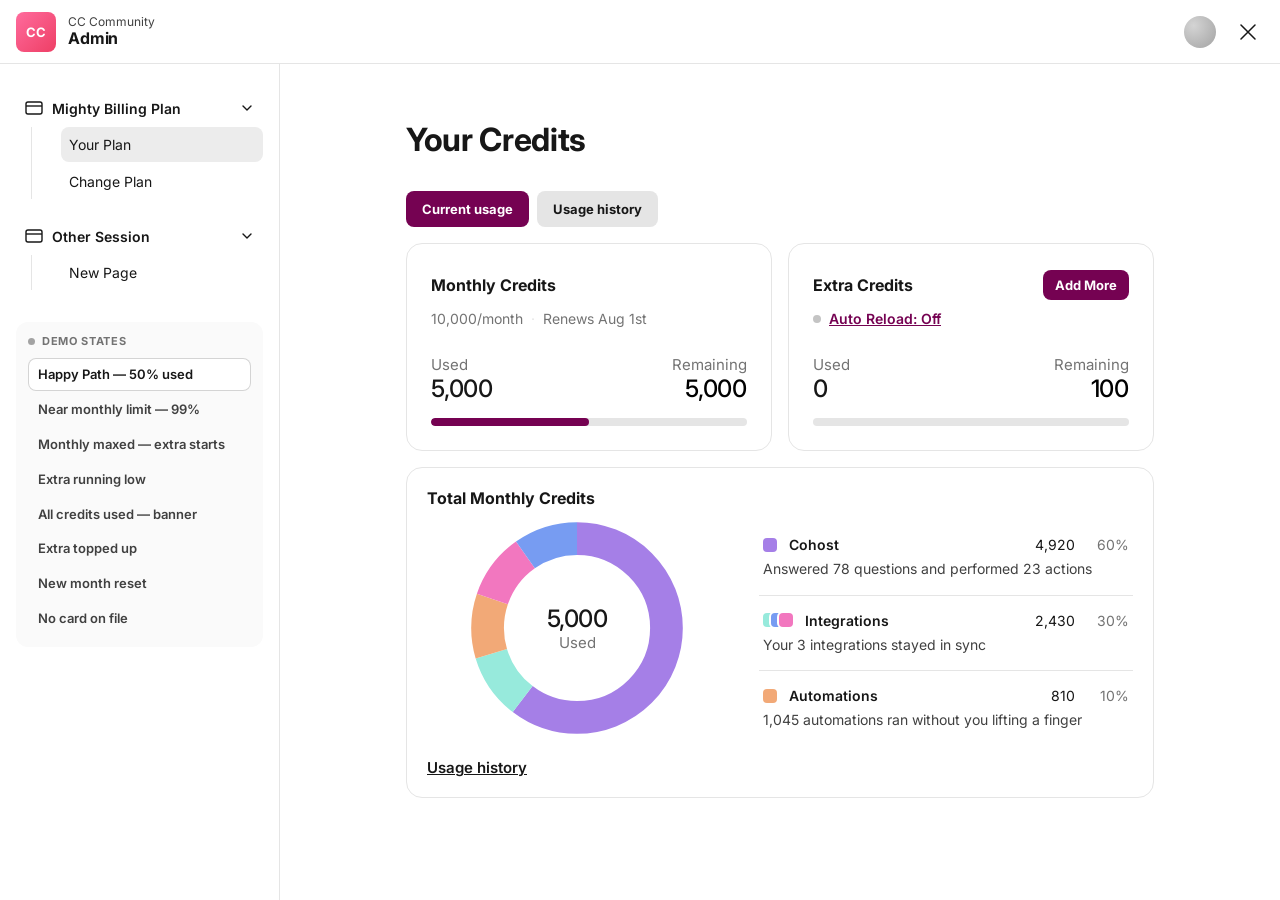
<file: v11.html>
<!DOCTYPE html>
<html lang="en">
<head>
<meta charset="UTF-8">
<meta name="viewport" content="width=device-width, initial-scale=1.0">
<title>Mighty Billing — Credits (V11)</title>
<link rel="preconnect" href="https://fonts.googleapis.com">
<link href="https://fonts.googleapis.com/css2?family=Inter:wght@400;500;600;700&display=swap" rel="stylesheet">
<style>
:root {
  --color-text-primary: #171717;
  --color-text-secondary: #404040;
  --color-text-tertiary: #737373;
  --color-border: #e5e5e5;
  --color-surface: #ffffff;
  --color-surface-secondary: #fafafa;
  --color-fill-secondary: #e5e5e5;
  --color-fill-selected: #ececec;
  --color-border-active: #750252;
  --button-theme: #750252;

  /* Feature breakdown colors */
  --seg-cohost: #a57fe7;
  --seg-headless: #97eadc;
  --seg-automations: #f2a977;
  --seg-mcp: #f277bf;
  --seg-adminapi: #779cf2;

  /* Credit bar (3-color) */
  --credit-empty: #e5e5e5;   /* 0 credits loaded */
  --credit-loaded: #750252;  /* credits loaded (remaining) */
  --credit-spent: #cf5ea6;   /* credits spent */

  --prog-green: var(--button-theme);
  --prog-orange: #f5a623;
  --prog-red: #ef5350;

  --radius-medium: 8px;
  --radius-large: 12px;
}

* { box-sizing: border-box; }

html, body {
  margin: 0;
  height: 100%;
  font-family: 'Inter', -apple-system, BlinkMacSystemFont, 'Segoe UI', sans-serif;
  color: var(--color-text-primary);
  background: var(--color-surface);
}

button, input, select { font-family: inherit; }
a { color: inherit; }

.app { display: flex; flex-direction: column; height: 100vh; }

/* Topbar */
.topbar {
  height: 64px; flex-shrink: 0; display: flex; align-items: center; justify-content: space-between;
  padding: 0 16px; border-bottom: 1px solid var(--color-border);
}
.topbar-left { display: flex; align-items: center; gap: 12px; }
.brand-avatar {
  width: 40px; height: 40px; border-radius: var(--radius-medium);
  background: linear-gradient(135deg, #ff6b9d, #ee3f65);
  color: #fff; display: flex; align-items: center; justify-content: center;
  font-weight: 700; font-size: 13px; letter-spacing: -0.02em;
}
.brand-titles { display: flex; flex-direction: column; line-height: 1.2; }
.brand-sub { font-size: 12px; color: var(--color-text-secondary); }
.brand-main { font-size: 16px; font-weight: 700; letter-spacing: -0.01em; }
.topbar-right { display: flex; align-items: center; gap: 16px; }
.cohost-icon { width: 32px; height: 32px; border-radius: 999px; background: radial-gradient(circle at 30% 30%, #d4d4d4, #a3a3a3); }
.icon-btn {
  width: 32px; height: 32px; border-radius: var(--radius-medium);
  border: none; background: transparent; display: flex; align-items: center; justify-content: center;
  color: var(--color-text-primary); cursor: pointer;
}
.icon-btn:hover { background: var(--color-fill-secondary); }

/* Layout */
.layout { flex: 1; display: flex; min-height: 0; }

/* Sidebar */
.sidebar { width: 280px; flex-shrink: 0; border-right: 1px solid var(--color-border); padding: 9px 16px 64px 16px; overflow-y: auto; }
.nav-group { padding-top: 16px; }
.nav-group-header {
  width: 100%; display: flex; align-items: center; justify-content: space-between;
  gap: 8px; padding: 9px 8px; border-radius: var(--radius-medium);
  background: transparent; border: none; cursor: pointer; font-size: 14px; font-weight: 600; color: var(--color-text-primary);
}
.nav-group-header:hover { background: var(--color-surface-secondary); }
.nav-group-title { display: flex; align-items: center; gap: 8px; }
.chevron { transition: transform .15s ease; flex-shrink: 0; }
.nav-group.collapsed .chevron { transform: rotate(-90deg); }
.nav-group.collapsed .nav-list { display: none; }
.nav-list { list-style: none; margin: 0 0 0 15px; padding: 0 0 0 29px; border-left: 1px solid var(--color-border); }
.nav-link { display: block; padding: 9px 8px; margin: 0 0 2px 0; border-radius: var(--radius-medium); font-size: 14px; text-decoration: none; color: var(--color-text-primary); }
.nav-link:hover { background: var(--color-surface-secondary); }
.nav-link.active { background: var(--color-fill-selected); }

/* Content */
.content { flex: 1; min-width: 0; overflow-y: auto; }
.view { display: none; }
.view.active { display: block; }
#view-processing.active { display: flex; flex-direction: column; min-height: 100%; }

.content-header { display: flex; justify-content: center; padding: 56px 24px 32px; }
.content-header h1 { max-width: 748px; width: 100%; margin: 0; font-size: 32px; font-weight: 700; letter-spacing: -0.01em; }

#view-purchase .content-header,
#view-processing .content-header { justify-content: flex-start; padding-left: 48px; }
#view-purchase .content-header h1,
#view-processing .content-header h1 { max-width: none; width: auto; }
.purchase-header {flex-direction: column;align-items: flex-start;gap: 16px;padding-top: 24px !important;/* background: var(--color-surface-secondary); *//* border-bottom: 1px solid var(--color-border); */}
#view-processing .content-header { background: var(--color-surface-secondary); border-bottom: 1px solid var(--color-border); }
.back-btn { width: 32px; height: 32px; border-radius: var(--radius-medium); border: none; background: transparent; display: flex; align-items: center; justify-content: center; color: var(--color-text-primary); cursor: pointer; margin-left: -6px; }
.back-btn:hover { background: var(--color-fill-secondary); }

.content-body { display: flex; justify-content: center; padding: 0 24px 80px; }
.content-body--credits { flex-direction: column; align-items: center; gap: 16px; }

.actions-row { display: flex; gap: 8px; width: 100%; max-width: 748px; margin-bottom: 16px; }
.btn { display: inline-flex; align-items: center; gap: 4px; padding: 8px 12px; border-radius: var(--radius-medium); border: none; font-size: 12px; font-weight: 600; cursor: pointer; }
.btn-secondary { background: var(--color-fill-secondary); color: var(--color-text-primary); }
.btn-secondary:hover { filter: brightness(0.96); }
.btn-cta { background: var(--button-theme); color: #fff; margin-left: auto; }
.btn-cta:hover { filter: brightness(1.1); }

.card { width: 100%; max-width: 748px; border: 1px solid var(--color-border); border-radius: 16px; padding: 20px; }

/* Credit meter (title + repositioned stat labels + thin 3-color bar) */
.meter { margin-bottom: 20px; }
.meter:last-child { margin-bottom: 0; }
.meter-title-row { display: flex; align-items: center; gap: 6px; margin-bottom: 10px; }
.meter-title { font-size: 15px; font-weight: 700; }
.meter-note { font-size: 14px; color: var(--color-text-tertiary); }
.info-dot {
  width: 15px; height: 15px; border-radius: 50%; border: 1px solid var(--color-text-tertiary); color: var(--color-text-tertiary);
  font-size: 10px; font-style: italic; display: inline-flex; align-items: center; justify-content: center; cursor: default; flex-shrink: 0;
}
.meter-stats { display: flex; align-items: baseline; justify-content: space-between; margin-bottom: 8px; }
.meter-stats span { font-size: 15px; color: var(--color-text-primary); }
.meter-stats .stat-strong { font-weight: 600; }

.tri-bar { height: 8px; border-radius: 999px; background: var(--credit-empty); overflow: hidden; }
.tri-fill { display: flex; height: 100%; width: 0; transition: width 1.1s cubic-bezier(.22,.61,.36,1); position: relative; overflow: hidden; }
.tri-spent { height: 100%; background: var(--credit-spent); flex: 0 0 auto; width: 0; }
.tri-remaining { height: 100%; background: var(--credit-loaded); flex: 1; }
.tri-fill.shine::after {
  content: ""; position: absolute; inset: 0;
  background: linear-gradient(90deg, transparent 0%, rgba(255,255,255,0.65) 50%, transparent 100%);
  transform: translateX(-100%); animation: fill-shine 0.9s ease; pointer-events: none;
}
@keyframes fill-shine { to { transform: translateX(100%); } }

.credit-bump { display: inline-block; transform-origin: right center; animation: credit-bump 1s ease; }
@keyframes credit-bump {
  0% { transform: scale(1); }
  25% { transform: scale(1.22); color: #067647; }
  60% { color: #067647; }
  100% { transform: scale(1); }
}

/* Usage-by-feature card */
.usage-head { display: flex; align-items: center; justify-content: space-between; margin-bottom: 14px; }
.usage-title { font-size: 16px; font-weight: 700; }
.dropdown { position: relative; }
.dropdown-btn {
  display: flex; align-items: center; gap: 8px; border: 1px solid var(--color-border); border-radius: 8px; background: transparent;
  padding: 8px 10px 8px 12px; font-size: 13px; font-weight: 600; cursor: pointer; color: var(--color-text-primary);
}
.dropdown-btn:hover { background: var(--color-surface-secondary); }
.dropdown-chevron { transition: transform .15s ease; }
.dropdown.open .dropdown-chevron { transform: rotate(180deg); }
.dropdown-menu {
  position: absolute; top: calc(100% + 4px); right: 0; z-index: 20;
  min-width: 160px; margin: 0; padding: 4px; list-style: none;
  background: var(--color-surface); border: 1px solid var(--color-border); border-radius: 10px;
  box-shadow: 0 8px 24px rgba(0,0,0,0.12);
  opacity: 0; transform: translateY(-4px); pointer-events: none; transition: opacity .12s ease, transform .12s ease;
}
.dropdown.open .dropdown-menu { opacity: 1; transform: translateY(0); pointer-events: auto; }
.dropdown-item {
  display: flex; align-items: center; justify-content: space-between; gap: 8px;
  padding: 9px 10px; border-radius: 6px; font-size: 13px; font-weight: 600; cursor: pointer; color: var(--color-text-primary);
}
.dropdown-item:hover { background: var(--color-surface-secondary); }
.dropdown-item.selected::after { content: "✓"; color: var(--button-theme); font-size: 12px; }

/* Separate thin usage bar */
.usage-controls { display: flex; align-items: center; gap: 8px; }
.vs-label { font-size: 13px; font-weight: 600; color: var(--color-text-tertiary); }

.usage-bars { margin-bottom: 20px; }
.usage-bar-row { display: flex; align-items: center; gap: 12px; }
.usage-bar-row + .usage-bar-row { margin-top: 10px; }
.ubl { flex-shrink: 0; width: 84px; font-size: 12px; font-weight: 600; color: var(--color-text-secondary); }
.ubl--cmp { color: var(--color-text-tertiary); }
#cmpBarRow.hidden { display: none; }
#usageBarCmp { opacity: 0.55; }

.usage-bar { display: flex; flex: 1; height: 8px; }
.seg { position: relative; height: 100%; cursor: default; transition: flex-grow .45s ease; }
.seg:first-child { border-top-left-radius: 999px; border-bottom-left-radius: 999px; }
.seg:last-child { border-top-right-radius: 999px; border-bottom-right-radius: 999px; }
/* Invisible taller hover zone so the thin bar is easy to hover */
.seg::after { content: ""; position: absolute; left: 0; right: 0; top: -9px; bottom: -9px; }
.seg:hover { filter: brightness(0.94); }
.usage-bar.zero .seg { background: var(--credit-empty) !important; }

.bar-tooltip {
  position: fixed; z-index: 100; background: #171717; color: #fff; font-size: 12px; font-weight: 600;
  padding: 6px 10px; border-radius: 6px; white-space: nowrap; pointer-events: none;
  transform: translate(-50%, -100%); opacity: 0; transition: opacity .1s ease;
}
.bar-tooltip.visible { opacity: 1; }
.bar-tooltip { text-align: left; }
.bar-tooltip .tt-h { font-weight: 700; margin-bottom: 4px; }
.bar-tooltip .tt-r { display: flex; align-items: center; gap: 6px; line-height: 1.5; font-weight: 500; }
.bar-tooltip .tt-sw { width: 9px; height: 9px; border-radius: 2px; display: inline-block; }
.chart-hit { pointer-events: all; cursor: default; }
.donut-arc { cursor: default; transition: opacity .15s ease; }
.donut-svg svg.dim .donut-arc:not(:hover) { opacity: 0.45; }
.bar-tooltip::after { content: ""; position: absolute; top: 100%; left: 50%; transform: translateX(-50%); border: 5px solid transparent; border-top-color: #171717; }

.table-wrap { width: 100%; border: 1px solid var(--color-border); border-radius: 8px; overflow: hidden; }
.usage-table { width: 100%; border-collapse: separate; border-spacing: 0; table-layout: auto; }
.usage-table thead th:first-child { width: 40%; }
.usage-table thead th { background: var(--color-surface-secondary); text-align: left; font-size: 14px; font-weight: 600; color: var(--color-text-tertiary); padding: 16px 12px; }
.usage-table thead th.num { text-align: right; }
.usage-table tbody td { padding: 16px 12px; border-top: 1.5px solid var(--color-border); font-size: 14px; }
.usage-table tbody td.num { text-align: right; }
.usage-table .dot { display: inline-block; width: 10px; height: 10px; border-radius: 3px; margin-right: 8px; vertical-align: middle; }
.usage-table .pct { color: var(--color-text-tertiary); margin-left: 6px; }
.usage-table .cmp-col { color: var(--color-text-tertiary); }
.usage-table.no-compare .cmp-col,
.usage-table.no-compare .chg-col { display: none; }

.delta { display: inline-flex; align-items: center; gap: 3px; font-size: 13px; font-weight: 600; white-space: nowrap; }
.delta.up { color: #c0322b; }
.delta.down { color: #067647; }
.delta.flat { color: var(--color-text-tertiary); }

/* Purchase view */
.purchase-layout { display: flex; align-items: flex-start; }
.purchase-col--left { flex: 1; min-width: 0; background: var(--color-surface-secondary); padding: 48px; display: flex; flex-direction: column; gap: 64px; }
.purchase-col--right { flex: 1; min-width: 0; background: var(--color-surface-secondary); border-left: 1px solid var(--color-border); padding: 48px; align-self: stretch; }
.option-group h2 { font-size: 20px; font-weight: 700; letter-spacing: -0.01em; margin: 0 0 16px; }
.option-group h2.h2-large { font-size: 22px; }
.option-card { display: flex; align-items: center; gap: 24px; width: 100%; background: var(--color-surface); border: 1px solid var(--color-border); border-radius: 12px; padding: 24px 16px; margin-bottom: 8px; cursor: pointer; position: relative; }
.option-card.selected { border: 2px solid var(--color-border-active); padding: 23px 15px; }
.radio { width: 24px; height: 24px; border-radius: 50%; border: 1.5px solid var(--color-border); flex-shrink: 0; }
.option-card.selected .radio { border: 6px solid var(--color-border-active); }
.option-name { font-size: 16px; font-weight: 600; flex: 1; }
.save-chip { background: var(--button-theme); color: #fff; font-size: 12px; padding: 4px 8px; border-radius: 4px; margin-right: 8px; white-space: nowrap; }
.option-price { display: flex; align-items: center; gap: 8px; font-size: 16px; font-weight: 600; white-space: nowrap; }
.price-strike { text-decoration: line-through; color: rgba(46,46,46,0.4); font-weight: 600; }
.payment-card { background: var(--color-surface); border: 2px solid var(--color-border); border-radius: 12px; padding: 16px; display: flex; flex-direction: column; gap: 24px; }
.payment-card h3 { font-size: 20px; font-weight: 700; letter-spacing: -0.01em; margin: 0; }
.pay-tabs { display: flex; gap: 16px; }
.pay-tab { flex: 1; height: 100px; border-radius: 8px; border: 1px solid var(--color-border); background: var(--color-surface); font-size: 16px; cursor: pointer; color: var(--color-text-primary); }
.pay-tab.selected { border: 1px solid var(--color-border-active); box-shadow: 0 2px 4px rgba(0,0,0,0.1); }
.field { display: flex; flex-direction: column; gap: 8px; flex: 1; }
.field-row { display: flex; gap: 16px; }
.field label { font-size: 16px; font-weight: 600; }
.field input, .field select { height: 48px; border: 1.5px solid var(--color-border); border-radius: 8px; padding: 0 16px; font-size: 16px; color: var(--color-text-primary); background: var(--color-surface); }
.field input:focus, .field select:focus { outline: none; border-color: var(--color-border-active); }
.checkbox-row { display: flex; align-items: center; gap: 24px; font-size: 14px; }
.checkbox-row input { width: 24px; height: 24px; accent-color: var(--button-theme); }
.fineprint { font-size: 14px; color: var(--color-text-tertiary); margin: 0; }
.summary-card { max-width: 460px; display: flex; flex-direction: column; gap: 8px; }
.summary-card hr { border: none; border-top: 1px solid var(--color-border); margin: 8px 0; }
.summary-line { display: flex; justify-content: space-between; align-items: baseline; font-size: 14px; font-weight: 600; }
.summary-line--main { font-size: 20px; font-weight: 700; letter-spacing: -0.01em; }
.summary-line--total { font-size: 20px; font-weight: 700; letter-spacing: -0.01em; margin-top: 8px; }
.btn-pay { width: 100%; height: 48px; border-radius: 12px; background: var(--button-theme); color: #fff; font-size: 16px; font-weight: 600; border: none; cursor: pointer; margin: 16px 0 24px; justify-content: center; }
.btn-pay:hover { filter: brightness(1.1); }
.legal { font-size: 14px; color: var(--color-text-primary); line-height: 18px; margin: 0 0 16px; }
.legal a { text-decoration: underline; }

/* Processing */
.processing-body { flex: 1; display: flex; flex-direction: column; align-items: center; justify-content: center; gap: 24px; padding: 140px 24px; background: var(--color-surface-secondary); min-height: 500px; }
.spinner { width: 32px; height: 32px; border-radius: 50%; border: 3px solid var(--color-border); border-top-color: var(--color-text-tertiary); animation: spin 0.8s linear infinite; }
@keyframes spin { to { transform: rotate(360deg); } }
.processing-text { font-size: 18px; font-weight: 700; margin: 0; }

/* Add credits modal */
.modal-overlay {
  position: fixed; inset: 0; z-index: 1000;
  display: flex; align-items: center; justify-content: center; padding: 24px;
  background: rgba(23,23,23,0.45);
  opacity: 0; visibility: hidden; transition: opacity .18s ease, visibility .18s ease;
}
.modal-overlay.open { opacity: 1; visibility: visible; }
.modal {
  position: relative; width: 100%; max-width: 560px;
  background: var(--color-surface); border-radius: 24px; padding: 32px;
  box-shadow: 0 24px 60px rgba(0,0,0,0.24);
  transform: translateY(10px) scale(.98); transition: transform .18s ease;
}
.modal-overlay.open .modal { transform: none; }
.modal-close {
  position: absolute; top: 26px; right: 26px; width: 32px; height: 32px;
  border: none; background: transparent; border-radius: var(--radius-medium);
  display: flex; align-items: center; justify-content: center; color: var(--color-text-primary); cursor: pointer;
}
.modal-close:hover { background: var(--color-fill-secondary); }
.modal-title { font-size: 28px; font-weight: 700; letter-spacing: -0.01em; margin: 0 0 12px; }
.modal-sub { font-size: 16px; line-height: 1.4; color: var(--color-text-secondary); margin: 0 0 24px; }

.amount-grid { display: grid; grid-template-columns: repeat(4, 1fr); gap: 12px; margin-bottom: 16px; }
.amount-pill {
  height: 76px; border: 1px solid var(--color-border); border-radius: 12px; background: var(--color-surface);
  font-size: 20px; font-weight: 700; color: var(--color-text-primary); cursor: pointer;
  display: flex; align-items: center; justify-content: center; transition: border-color .12s ease, background .12s ease;
}
.amount-pill:hover { border-color: #c9c9c9; }
.amount-other { color: var(--color-text-tertiary); }
.amount-pill.selected { border: 2px solid var(--color-border-active); background: rgba(117,2,82,0.06); color: var(--color-border-active); }

.other-wrap { margin-bottom: 16px; }
.other-wrap input {
  width: 100%; height: 56px; border: 1.5px solid var(--color-border); border-radius: 12px;
  padding: 0 16px; font-size: 18px; font-weight: 600; color: var(--color-text-primary); background: var(--color-surface);
}
.other-wrap input:focus { outline: none; border-color: var(--color-border-active); }

.modal-summary { background: var(--color-surface-secondary); border-radius: 12px; padding: 20px 24px; margin-bottom: 16px; }
.msum-row { display: flex; align-items: baseline; justify-content: space-between; font-size: 17px; color: var(--color-text-secondary); }
.msum-row + .msum-row { margin-top: 12px; }
.modal-summary hr { border: none; border-top: 1px solid var(--color-border); margin: 16px 0; }
.msum-total { color: var(--color-text-primary); }
.msum-total span:first-child { font-size: 20px; font-weight: 600; }
.msum-total span:last-child { font-size: 28px; font-weight: 700; letter-spacing: -0.01em; }

.payment-method {
  display: flex; align-items: center; justify-content: space-between;
  background: var(--color-surface-secondary); border-radius: 12px; padding: 16px 20px; margin-bottom: 24px;
}
.pm-label { font-size: 16px; font-weight: 700; }
.pm-right { display: flex; align-items: center; gap: 12px; }
.stripe-badge {
  display: inline-flex; align-items: center; gap: 8px;
  background: #e3f8ee; color: #0a7d4d; font-size: 15px; font-weight: 700;
  padding: 6px 12px; border-radius: 8px;
}
.stripe-icon {
  width: 20px; height: 20px; border-radius: 5px; background: #00c46a; color: #fff;
  display: inline-flex; align-items: center; justify-content: center; font-size: 13px; font-weight: 700;
}
.stripe-badge.plain { background: transparent; color: var(--color-text-primary); padding: 0; }
.stripe-badge.plain .stripe-icon { display: none; }
.pm-edit { border: none; background: transparent; color: var(--color-text-secondary); cursor: pointer; display: flex; padding: 4px; border-radius: 6px; }
.pm-edit:hover { background: var(--color-fill-secondary); }

.modal-buy {
  width: 100%; height: 56px; border: none; border-radius: 12px;
  background: var(--button-theme); color: #fff; font-size: 18px; font-weight: 700; cursor: pointer;
}
.modal-buy:hover { filter: brightness(1.1); }
.modal-buy:disabled { opacity: 0.5; cursor: not-allowed; filter: none; }

.btn-toggle { gap: 8px; }
.ar-dot { width: 8px; height: 8px; border-radius: 50%; background: #c4c4c4; flex-shrink: 0; }
.ar-dot.on { background: #9dc63f; }

.ar-field { margin-bottom: 20px; }
.ar-field label { display: block; font-size: 16px; font-weight: 700; margin-bottom: 8px; }
.ar-field input {
  width: 100%; height: 56px; border: 1.5px solid var(--color-border); border-radius: 12px;
  padding: 0 16px; font-size: 18px; color: var(--color-text-primary); background: var(--color-surface);
}
.ar-field input:focus { outline: none; border-color: var(--color-border-active); }
.ar-card-line {
  display: flex; align-items: center; justify-content: space-between; gap: 12px;
  background: var(--color-surface-secondary); border: 1px solid var(--color-border); border-radius: 12px;
  padding: 18px 20px; margin-bottom: 24px; font-size: 16px; font-weight: 700;
}
.ar-card-digits { letter-spacing: 2px; }
.ar-primary { margin-bottom: 12px; }
.ar-cancel {
  width: 100%; height: 56px; border: none; border-radius: 12px;
  background: var(--color-fill-secondary); color: var(--color-text-primary); font-size: 16px; font-weight: 700; cursor: pointer;
}
.ar-cancel:hover { filter: brightness(0.96); }

/* Credit usage history modal */
.modal--history { padding: 0; display: flex; flex-direction: column; max-height: 86vh; }
.modal--history .modal-close { top: 28px; right: 28px; }
.hist-head { padding: 32px 32px 0; }
.hist-head .modal-title { margin-bottom: 16px; }
.hist-head .modal-sub { margin-bottom: 20px; }
.hist-bar { display: flex; height: 10px; border-radius: 999px; overflow: hidden; margin-bottom: 24px; }
.hist-seg { height: 100%; }

.hist-list { flex: 1; overflow-y: auto; padding: 0 32px; }
.hist-group { border: 1px solid var(--color-border); border-radius: 12px; overflow: hidden; margin-bottom: 24px; }
.hist-group:last-child { margin-bottom: 0; }
.hist-day {display: flex;align-items: baseline;justify-content: space-between;gap: 12px;font-size: 14px;font-weight: 400;color: var(--color-text-secondary);margin: 0;padding: 16px;border-bottom: 1px solid var(--color-border);}
.hist-day-total {font-size: 14px;font-weight: 400;color: var(--color-text-tertiary);}
.hist-row { display: flex; align-items: center; gap: 12px; padding: 16px; border-bottom: 1px solid var(--color-border); }
.hist-group .hist-row:last-child { border-bottom: none; }
.hist-sq { width: 14px; height: 14px; border-radius: 4px; flex-shrink: 0; }

/* Filtered-period breakdown above the event list */
.hist-summary { border: 1px solid var(--color-border); border-radius: 12px; padding: 16px; margin-bottom: 32px; }
.hsum-head { display: flex; align-items: baseline; justify-content: space-between; gap: 12px; margin-bottom: 14px; }
.hsum-title { font-size: 16px; font-weight: 600; }
.hsum-total { font-size: 14px; color: var(--color-text-tertiary); }
.hsum-bar { display: flex; height: 14px; margin-bottom: 16px; border-radius: 999px; overflow: hidden; }
.hsum-seg { height: 100%; cursor: default; transition: opacity .15s ease; }
.hsum-bar:hover .hsum-seg:not(:hover) { opacity: 0.45; }
.hsum-legend { display: flex; flex-wrap: wrap; gap: 8px 14px; align-items: center; }
.hsum-item { display: flex; align-items: center; gap: 6px; font-size: 13px; white-space: nowrap; }
.hsum-item .hist-sq { width: 10px; height: 10px; border-radius: 3px; }
.hsum-name { font-weight: 500; }
.hsum-val { color: var(--color-text-tertiary); }
.hist-name {font-size: 14px;font-weight: 400;color: var(--color-text-primary);}
.hist-pct {font-size: 14px;color: var(--color-text-tertiary);}
.hist-num {margin-left: auto;font-size: 14px;font-weight: 400;color: var(--color-text-primary);white-space: nowrap;}

.hist-footer {
  display: flex; align-items: center; justify-content: space-between;
  padding: 20px 32px; border-top: 1px solid var(--color-border);
}
.hist-count { font-size: 15px; color: var(--color-text-tertiary); }
.hist-export { border: none; background: transparent; font-size: 16px; font-weight: 700; color: var(--color-text-primary); cursor: pointer; padding: 4px; }
.hist-export:hover { text-decoration: underline; }

/* Usage history page */
.hist-header-inner { width: 100%; max-width: 748px; display: flex; flex-direction: column; align-items: flex-start; gap: 16px; }
.history-body { display: flex; flex-direction: column; align-items: center; padding: 0 24px 80px; }
.history-body > * { width: 100%; max-width: 748px; }
.history-body .actions-row-v6 { margin-bottom: 24px; }
.history-sub { font-size: 15px; color: var(--color-text-tertiary); margin: 0 0 20px; }
.history-controls {display: flex;align-items: flex-end;gap: 12px;margin-bottom: 40px;}
.hc-field { display: flex; flex-direction: column; gap: 6px; font-size: 13px; font-weight: 600; color: var(--color-text-secondary); }
.hc-field input { height: 40px; border: 1.5px solid var(--color-border); border-radius: 8px; padding: 0 12px; font-size: 14px; font-family: inherit; color: var(--color-text-primary); background: var(--color-surface); }
.hc-field input:focus { outline: none; border-color: var(--color-border-active); }
.hc-clear { height: 40px; border: 1px solid var(--color-border); background: transparent; border-radius: 8px; padding: 0 14px; font-size: 13px; font-weight: 600; cursor: pointer; color: var(--color-text-primary); }
.hc-clear:hover { background: var(--color-surface-secondary); }
#view-history .hist-list { flex: none; overflow: visible; padding: 0; }
.hist-empty { padding: 40px 4px; text-align: center; color: var(--color-text-tertiary); font-size: 15px; }
.history-foot { display: flex; align-items: center; justify-content: space-between; margin-top: 16px; padding-top: 16px; border-top: 1px solid var(--color-border); }

/* V5 stat cards */
#view-credits .content-header h1 { max-width: 748px; }
.content-body--credits .card { max-width: 748px; }
.stat-cards { width: 100%; max-width: 748px; display: flex; gap: 16px; }
.stat-card { flex: 1; min-width: 0; display: flex; flex-direction: column; border: 1px solid var(--color-border); border-radius: 16px; padding: 24px; }
.stat-grow { flex: 1; min-height: 28px; }
.stat-card-title { font-size: 16px; font-weight: 700; }
.stat-card-head { display: flex; align-items: center; justify-content: space-between; gap: 12px; min-height: 34px; }
.stat-sub { margin-top: 8px; font-size: 14px; color: var(--color-text-tertiary); display: flex; align-items: center; gap: 8px; flex-wrap: wrap; }
.stat-sub-sep { color: var(--color-border); }
.stat-label { font-size: 15px; color: var(--color-text-tertiary); }
.stat-number { font-size: 24px; font-weight: 500; letter-spacing: -0.01em; line-height: 1.1; margin-top: 2px; }
.stat-number.muted { color: #000000; }
.stat-link { display: inline-block; margin-top: 10px; font-size: 15px; font-weight: 600; text-decoration: underline; color: var(--color-text-primary); cursor: pointer; }
.stat-rows { display: flex; justify-content: space-between; align-items: flex-end; gap: 12px; }
.ta-right { text-align: right; }
.prog-bar { position: relative; height: 8px; border-radius: 999px; background: var(--credit-empty); overflow: hidden; margin-top: 16px; }
.prog-fill { height: 100%; width: 0; border-radius: 999px; background: var(--prog-green); transition: width .9s cubic-bezier(.22,.61,.36,1), background-color .3s ease; }
.prog-fill.shine::after { content: ""; position: absolute; inset: 0; background: linear-gradient(90deg, transparent 0%, rgba(255,255,255,0.65) 50%, transparent 100%); transform: translateX(-100%); animation: fill-shine 0.9s ease; pointer-events: none; }

.add-more-btn { border: none; background: var(--button-theme); color: #fff; font-size: 13px; font-weight: 700; padding: 7px 12px; border-radius: 8px; cursor: pointer; white-space: nowrap; }
.add-more-btn:hover { filter: brightness(1.1); }
.auto-reload-inline { margin-top: 8px; display: inline-flex; align-items: center; gap: 8px; border: none; background: transparent; padding: 0; cursor: pointer; font-size: 14px; font-weight: 600; color: var(--button-theme); text-decoration: underline; align-self: flex-start; }

.alert-banner { width: 100%; max-width: 748px; display: flex; align-items: center; justify-content: space-between; gap: 16px; border: 1px solid #f2b8b5; background: #fdeceb; border-radius: 12px; padding: 12px 12px 12px 20px; }
.alert-banner[hidden] { display: none; }
.alert-body { display: flex; align-items: center; gap: 10px; }
.alert-body svg { flex-shrink: 0; }
.alert-text { font-size: 15px; font-weight: 400; color: #b3261e; }
.alert-btn { border: none; background: #c0322b; color: #fff; font-size: 14px; font-weight: 700; padding: 10px 16px; border-radius: 8px; cursor: pointer; white-space: nowrap; }
.alert-btn:hover { filter: brightness(1.1); }

/* usage bar empty (new month) */
.usage-bar.zero .seg { background: var(--credit-empty) !important; }

/* Demo-only state switcher in the sidebar */
.demo-panel { margin-top: 32px; border: none; background: #fafafa; border-radius: 12px; padding: 12px; }
.demo-panel-head { display: flex; align-items: center; gap: 7px; font-size: 11px; font-weight: 700; letter-spacing: 0.06em; text-transform: uppercase; color: #737373; margin-bottom: 10px; }
.demo-panel-head .demo-dot { width: 7px; height: 7px; border-radius: 50%; background: #a3a3a3; }
.demo-items { display: flex; flex-direction: column; gap: 2px; }
.demo-item { text-align: left; border: none; background: transparent; cursor: pointer; font-size: 13px; font-weight: 600; color: var(--color-text-secondary); padding: 8px 10px; border-radius: 8px; line-height: 1.3; }
.demo-item:hover { background: rgba(0, 0, 0, 0.05); }
.demo-item.active { background: #fff; color: var(--color-text-primary); box-shadow: inset 0 0 0 1px #d4d4d4; }

@media (max-width: 860px) { .stat-cards { flex-direction: column; } }

/* No-card: add-payment CTA */
.payment-method[hidden] { display: none; }
.pm-add { width: 100%; display: flex; align-items: center; justify-content: center; gap: 8px; border: 1.5px dashed var(--color-border); background: transparent; border-radius: 12px; padding: 16px; margin-bottom: 16px; font-size: 15px; font-weight: 700; color: var(--color-text-primary); cursor: pointer; }
.pm-add:hover { border-color: var(--color-border-active); color: var(--color-border-active); }
.pm-add[hidden] { display: none; }
.pm-add-plus { font-size: 18px; line-height: 1; }

/* In-modal card entry form */
.modal-cardform { display: none; }
.modal.carding .modal-body { display: none; }
.modal.carding .modal-processing { display: none; }
.modal.carding .modal-cardform { display: block; }
.cf-back { display: inline-flex; align-items: center; gap: 4px; border: none; background: transparent; cursor: pointer; font-size: 14px; font-weight: 600; color: var(--color-text-secondary); padding: 0; margin-bottom: 16px; }
.cf-back:hover { color: var(--color-text-primary); }
.modal-cardform .modal-title { margin-bottom: 8px; }
.cf-fields { display: flex; flex-direction: column; gap: 16px; margin: 20px 0 24px; }

/* V6 layout */
.actions-row-v6 { width: 100%; max-width: 748px; display: flex; gap: 8px; }
.btn-pill { border: none; background: var(--color-fill-secondary); color: var(--color-text-primary); font-size: 13px; font-weight: 700; padding: 10px 16px; border-radius: 8px; cursor: pointer; }
.btn-pill:hover { filter: brightness(0.96); }
.btn-pill--dark { background: var(--button-theme); color: #fff; }
.btn-pill--dark:hover { filter: brightness(1.1); }

.top-cards { width: 100%; max-width: 748px; display: flex; gap: 16px; }

.donut-card { width: 100%; max-width: 748px; display: flex; gap: 32px; align-items: stretch; }
.donut-left { flex: 0 0 300px; display: grid; grid-template-rows: auto 1fr auto; justify-items: start; }
.donut-wrap { position: relative; width: 240px; height: 240px; justify-self: center; align-self: center; }
.donut-svg, .donut-svg svg { width: 100%; height: 100%; display: block; }
.donut-center { position: absolute; inset: 0; display: flex; flex-direction: column; align-items: center; justify-content: center; pointer-events: none; }
.donut-num { font-size: 24px; font-weight: 500; letter-spacing: -0.02em; }
.donut-cap { font-size: 15px; font-weight: 400; color: var(--color-text-tertiary); }
.donut-left .stat-link { align-self: end; }
.donut-legend { flex: 1; align-self: center; }
.dl-item { padding: 16px 4px; border-bottom: 1px solid var(--color-border); }
.dl-item:last-child { border-bottom: none; }
.dl-row { display: flex; align-items: center; gap: 12px; }
.dl-desc { margin: 6px 0 0; font-size: 14px; line-height: 1.4; color: var(--color-text-secondary); }
.dl-row .dot { width: 14px; height: 14px; border-radius: 4px; flex-shrink: 0; }
.dl-row .dot--group { width: auto; height: 14px; display: inline-flex; align-items: center; background: none; border-radius: 0; }
.dl-row .dot--group i { width: 14px; height: 14px; border-radius: 4px; flex-shrink: 0; box-shadow: 0 0 0 2px var(--color-surface); }
.dl-row .dot--group i + i { margin-left: -6px; }
.dl-name { font-size: 14px; font-weight: 600; }
.dl-num { margin-left: auto; font-size: 14px; font-weight: 400; }
.dl-pct { font-size: 14px; color: var(--color-text-tertiary); min-width: 42px; text-align: right; }

.gran-toggle { display: inline-flex; border: 1px solid var(--color-border); border-radius: 8px; overflow: hidden; }
.gran-btn { border: none; background: transparent; padding: 8px 14px; font-size: 13px; font-weight: 600; cursor: pointer; color: var(--color-text-secondary); }
.gran-btn + .gran-btn { border-left: 1px solid var(--color-border); }
.gran-btn.active { background: var(--color-fill-selected); color: var(--color-text-primary); }

.chart-area { width: 100%; margin-top: 8px; }
.chart-area svg { width: 100%; height: auto; display: block; }
.chart-legend { display: flex; gap: 22px; margin-top: 14px; font-size: 14px; color: var(--color-text-secondary); }
.lg { display: inline-flex; align-items: center; gap: 8px; }
.lg-sw { width: 14px; height: 14px; border-radius: 3px; }
.lg-sw.cur { background: #171717; }
.lg-sw.prev { background: #d4d4d4; }

@media (max-width: 760px) {
  .top-cards { flex-direction: column; }
  .donut-card { flex-direction: column; gap: 16px; }
  .donut-left { flex-basis: auto; }
}

.modal-processing { display: none; flex-direction: column; align-items: center; justify-content: center; gap: 24px; padding: 72px 24px; min-height: 380px; }
.modal.processing .modal-body { display: none; }
.modal.processing .modal-close { display: none; }
.modal.processing .modal-processing { display: flex; }

@media (max-width: 600px) {
  .amount-grid { grid-template-columns: repeat(2, 1fr); }
}

@media (max-width: 900px) {
  .sidebar { display: none; }
  .purchase-layout { flex-direction: column; }
  .purchase-col--right { border-left: none; border-top: 1px solid var(--color-border); }
}
</style>
</head>
<body>
  <div class="app">

    <header class="topbar">
      <div class="topbar-left">
        <div class="brand-avatar">CC</div>
        <div class="brand-titles">
          <span class="brand-sub">CC Community</span>
          <span class="brand-main">Admin</span>
        </div>
      </div>
      <div class="topbar-right">
        <div class="cohost-icon" aria-hidden="true"></div>
        <button class="icon-btn" id="closeBtn" title="Back to Your Credits" aria-label="Close">
          <svg width="16" height="16" viewBox="0 0 16 16" fill="none"><path d="M1 1L15 15M15 1L1 15" stroke="currentColor" stroke-width="1.5" stroke-linecap="round"/></svg>
        </button>
      </div>
    </header>

    <div class="layout">
      <aside class="sidebar">
        <nav class="nav-group">
          <button class="nav-group-header">
            <span class="nav-group-title">
              <svg width="20" height="20" viewBox="0 0 20 20" fill="none"><rect x="2" y="4" width="16" height="12" rx="2" stroke="currentColor" stroke-width="1.4"/><path d="M2 8H18" stroke="currentColor" stroke-width="1.4"/></svg>
              Mighty Billing Plan
            </span>
            <svg class="chevron" width="16" height="16" viewBox="0 0 16 16" fill="none"><path d="M4 6L8 10L12 6" stroke="currentColor" stroke-width="1.4" stroke-linecap="round" stroke-linejoin="round"/></svg>
          </button>
          <ul class="nav-list">
            <li><a href="#" class="nav-link active">Your Plan</a></li>
            <li><a href="#" class="nav-link">Change Plan</a></li>
          </ul>
        </nav>
        <nav class="nav-group">
          <button class="nav-group-header">
            <span class="nav-group-title">
              <svg width="20" height="20" viewBox="0 0 20 20" fill="none"><rect x="2" y="4" width="16" height="12" rx="2" stroke="currentColor" stroke-width="1.4"/><path d="M2 8H18" stroke="currentColor" stroke-width="1.4"/></svg>
              Other Session
            </span>
            <svg class="chevron" width="16" height="16" viewBox="0 0 16 16" fill="none"><path d="M4 6L8 10L12 6" stroke="currentColor" stroke-width="1.4" stroke-linecap="round" stroke-linejoin="round"/></svg>
          </button>
          <ul class="nav-list">
            <li><a href="#" class="nav-link">New Page</a></li>
          </ul>
        </nav>

        <!-- Demo-only: state switcher for stakeholder walkthroughs -->
        <div class="demo-panel">
          <div class="demo-panel-head"><span class="demo-dot"></span>Demo states</div>
          <div class="demo-items">
            <button class="demo-item active" data-state="healthy">Happy Path — 50% used</button>
            <button class="demo-item" data-state="nearLimit">Near monthly limit — 99%</button>
            <button class="demo-item" data-state="monthlyMaxed">Monthly maxed — extra starts</button>
            <button class="demo-item" data-state="extraLow">Extra running low</button>
            <button class="demo-item" data-state="allUsed">All credits used — banner</button>
            <button class="demo-item" data-state="toppedUp">Extra topped up</button>
            <button class="demo-item" data-state="newMonth">New month reset</button>
            <button class="demo-item" data-state="noCard">No card on file</button>
          </div>
        </div>
      </aside>

      <main class="content">

        <!-- VIEW 1: Your Credits -->
        <section class="view active" id="view-credits">
          <div class="content-header"><h1 id="creditsHeading">Your Credits</h1></div>
          <div class="content-body content-body--credits">

            <div class="actions-row-v6">
              <button class="btn-pill btn-pill--dark js-tab-current" data-tab="credits">Current usage</button>
              <button class="btn-pill js-tab-history" data-tab="history">Usage history</button>
            </div>

            <div class="top-cards">
              <!-- Monthly Credits -->
              <div class="stat-card">
                <div class="stat-card-head"><div class="stat-card-title">Monthly Credits</div></div>
                <div class="stat-sub"><span id="monthlyAllowance">10,000/month</span><span class="stat-sub-sep">·</span><span>Renews Aug 1st</span></div>
                <div class="stat-grow"></div>
                <div class="stat-rows">
                  <div class="stat-col"><div class="stat-label">Used</div><div class="stat-number" id="monthlySpentNum">5,000</div></div>
                  <div class="stat-col ta-right"><div class="stat-label">Remaining</div><div class="stat-number muted" id="monthlyRemainNum">5,000</div></div>
                </div>
                <div class="prog-bar"><div class="prog-fill" id="monthlyFill"></div></div>
              </div>
              <!-- Extra Credits -->
              <div class="stat-card">
                <div class="stat-card-head">
                  <div class="stat-card-title">Extra Credits</div>
                  <button class="add-more-btn js-add-credits" id="addCreditsBtn">Add More</button>
                </div>
                <button class="auto-reload-inline" id="autoReloadBtn"><span class="ar-dot" id="arDot"></span><span id="arLabel">Auto Reload: Off</span></button>
                <div class="stat-grow"></div>
                <div class="stat-rows">
                  <div class="stat-col"><div class="stat-label">Used</div><div class="stat-number" id="extraSpentNum">0</div></div>
                  <div class="stat-col ta-right"><div class="stat-label">Remaining</div><div class="stat-number muted" id="extraRemainNum">100</div></div>
                </div>
                <div class="prog-bar"><div class="prog-fill" id="extraFill"></div></div>
              </div>
            </div>

            <!-- Add credits alert banner -->
            <div class="alert-banner" id="alertBanner" hidden>
              <div class="alert-body">
                <svg width="20" height="20" viewBox="0 0 20 20" fill="none" aria-hidden="true"><path d="M10 3.5 2.5 16.5h15L10 3.5Z" stroke="#b3261e" stroke-width="1.5" stroke-linejoin="round"/><path d="M10 8.5v3.2" stroke="#b3261e" stroke-width="1.6" stroke-linecap="round"/><circle cx="10" cy="14" r="0.9" fill="#b3261e"/></svg>
                <div class="alert-text" id="alertText">Buy extra credits to keep your features working</div>
              </div>
              <button class="alert-btn js-add-credits">Add Credits</button>
            </div>

            <!-- Total Monthly Credits: donut + table -->
            <div class="card donut-card">
              <div class="donut-left">
                <div class="usage-title">Total Monthly Credits</div>
                <div class="donut-wrap">
                  <div class="donut-svg" id="donutSvg"></div>
                  <div class="donut-center"><div class="donut-num" id="donutUsed">5,000</div><div class="donut-cap">Used</div></div>
                </div>
                <a class="stat-link js-tab-history">Usage history</a>
              </div>
              <div class="donut-legend">
                <div class="dl-item"><div class="dl-row"><span class="dot" style="background:var(--seg-cohost)"></span><span class="dl-name">Cohost</span><span class="dl-num">4,920</span><span class="dl-pct">60%</span></div><p class="dl-desc">Answered 78 questions and performed 23 actions</p></div>
                <div class="dl-item"><div class="dl-row"><span class="dot dot--group"><i style="background:var(--seg-headless)"></i><i style="background:var(--seg-adminapi)"></i><i style="background:var(--seg-mcp)"></i></span><span class="dl-name">Integrations</span><span class="dl-num">2,430</span><span class="dl-pct">30%</span></div><p class="dl-desc">Your 3 integrations stayed in sync</p></div>
                <div class="dl-item"><div class="dl-row"><span class="dot" style="background:var(--seg-automations)"></span><span class="dl-name">Automations</span><span class="dl-num">810</span><span class="dl-pct">10%</span></div><p class="dl-desc">1,045 automations ran without you lifting a finger</p></div>
              </div>
            </div>

          </div>
        </section>

        <!-- VIEW 2: Add more credits -->
        <section class="view" id="view-purchase">
          <div class="content-header purchase-header">
            <button class="back-btn" id="backBtn" aria-label="Back">
              <svg width="20" height="20" viewBox="0 0 20 20" fill="none"><path d="M12 4L6 10L12 16" stroke="currentColor" stroke-width="1.6" stroke-linecap="round" stroke-linejoin="round"/></svg>
            </button>
            <h1>Add more credits</h1>
          </div>
          <div class="purchase-layout">
            <div class="purchase-col purchase-col--left">
              <div class="option-group">
                <h2>Credits</h2>
                <label class="option-card selected" data-price="10" data-credits="1000">
                  <span class="radio"></span>
                  <span class="option-name">1,000 credits</span>
                  <span class="option-price"><span class="price-final">$10</span></span>
                  <input type="radio" name="credits" value="1000" checked hidden>
                </label>
                <label class="option-card" data-price="45" data-credits="5000">
                  <span class="radio"></span>
                  <span class="option-name">5,000 credits</span>
                  <span class="option-price"><span class="price-strike">$50</span><span class="price-final">$45</span></span>
                  <input type="radio" name="credits" value="5000" hidden>
                </label>
                <label class="option-card" data-price="75" data-credits="10000">
                  <span class="radio"></span>
                  <span class="option-name">10,000 credits</span>
                  <span class="save-chip">Save 30%</span>
                  <span class="option-price"><span class="price-strike">$100</span><span class="price-final">$75</span></span>
                  <input type="radio" name="credits" value="10000" hidden>
                </label>
              </div>

              <div class="option-group">
                <h2>Recurrence</h2>
                <label class="option-card selected" data-billed="Billed Once">
                  <span class="radio"></span>
                  <span class="option-name">One time purchase</span>
                  <input type="radio" name="recurrence" value="once" checked hidden>
                </label>
                <label class="option-card" data-billed="Billed Monthly">
                  <span class="radio"></span>
                  <span class="option-name">Every Month</span>
                  <input type="radio" name="recurrence" value="monthly" hidden>
                </label>
                <label class="option-card" data-billed="Billed Quarterly">
                  <span class="radio"></span>
                  <span class="option-name">Every Quarter</span>
                  <input type="radio" name="recurrence" value="quarterly" hidden>
                </label>
              </div>

              <div class="option-group">
                <h2 class="h2-large">Payment Method</h2>
                <div class="payment-card">
                  <h3>Credit Card</h3>
                  <div class="pay-tabs">
                    <button class="pay-tab selected" data-tab="card">Card</button>
                    <button class="pay-tab" data-tab="gpay">Google Pay</button>
                  </div>
                  <div class="field">
                    <label>Card Number</label>
                    <input type="text" placeholder="1234 1234 1234 1234">
                  </div>
                  <div class="field-row">
                    <div class="field"><label>Expiration Date</label><input type="text" placeholder="03/29"></div>
                    <div class="field"><label>Security Code</label><input type="text" placeholder="123"></div>
                  </div>
                  <div class="field-row">
                    <div class="field"><label>Country</label>
                      <select><option>United States</option><option>Canada</option><option>United Kingdom</option></select>
                    </div>
                    <div class="field"><label>Zip Code</label><input type="text" placeholder="1231234"></div>
                  </div>
                  <label class="checkbox-row">
                    <input type="checkbox" checked>
                    <span>Save payment details for future purchases</span>
                  </label>
                  <p class="fineprint">By providing your card information, you allow {Network Name} to charge your card for future payments in accordance with their terms.</p>
                </div>
              </div>
            </div>

            <div class="purchase-col purchase-col--right">
              <div class="summary-card">
                <div class="summary-line summary-line--main">
                  <span id="summaryCreditsLabel">1,000 credits</span>
                  <span id="summaryCreditsPrice">$10</span>
                </div>
                <div class="summary-line"><span id="summaryBilledLabel">Billed Once</span></div>
                <hr>
                <div class="summary-line"><span>Subtotal</span><span id="summarySubtotal">$10</span></div>
                <div class="summary-line"><span>Tax</span><span>$0.00</span></div>
                <hr>
                <div class="summary-line summary-line--total"><span>Total Due Today</span><span id="summaryTotal">$10</span></div>
                <button class="btn btn-pay" id="payBtn">Pay <span id="payAmount">$10</span></button>
                <p class="legal">Cancel any time. Your subscription will auto-renew at $1 USD, and your account will be charged for renewal within 24-hours before the end of the current period. You authorize Mighty Networks to send instructions to the financial institution that issued your card to take payments from your account in accordance with the terms of your agreement with us. You can manage your subscription in Personal Settings &gt; Plans and Access.</p>
                <p class="legal">Mighty Networks <a href="https://www.mightynetworks.com/terms-of-use" target="_blank" rel="noopener">Terms of Use</a> and <a href="https://www.mightynetworks.com/privacy-policy" target="_blank" rel="noopener">Privacy Policy</a>.</p>
              </div>
            </div>
          </div>
        </section>

        <!-- VIEW 3: Processing -->
        <section class="view" id="view-processing">
          <div class="content-header"><h1>Add more credits</h1></div>
          <div class="processing-body">
            <div class="spinner" aria-hidden="true"></div>
            <p class="processing-text">Processing Payment</p>
          </div>
        </section>

        <!-- VIEW 4: Usage history -->
        <section class="view" id="view-history">
          <div class="content-header"><h1>Usage history</h1></div>
          <div class="history-body">
            <div class="actions-row-v6">
              <button class="btn-pill js-tab-current" data-tab="credits">Current usage</button>
              <button class="btn-pill btn-pill--dark js-tab-history" data-tab="history">Usage history</button>
            </div>
            <p class="history-sub">Search your credit usage by feature over time. Filter to a specific day or a date range.</p>
            <div class="history-controls">
              <label class="hc-field"><span>From</span><input type="date" id="histFrom" min="2026-06-01" max="2026-07-28"></label>
              <label class="hc-field"><span>To</span><input type="date" id="histTo" min="2026-06-01" max="2026-07-28"></label>
              <button class="hc-clear" id="histClear">Clear</button>
            </div>
            <div class="hist-summary" id="histSummary"></div>
            <div class="hist-list" id="histList"></div>
            <div class="history-foot">
              <span class="hist-count" id="histCount">Showing 0 of 84 events</span>
              <button class="hist-export">Export CSV</button>
            </div>
          </div>
        </section>

      </main>
    </div>
  </div>

  <!-- Add credits modal -->
  <div class="modal-overlay" id="creditModal">
    <div class="modal" role="dialog" aria-modal="true" aria-labelledby="modalTitle">
      <button class="modal-close" id="modalClose" aria-label="Close">
        <svg width="18" height="18" viewBox="0 0 16 16" fill="none"><path d="M1 1L15 15M15 1L1 15" stroke="currentColor" stroke-width="1.5" stroke-linecap="round"/></svg>
      </button>
      <div class="modal-body">
      <h2 class="modal-title" id="modalTitle">Add credits</h2>
      <p class="modal-sub">Lorem ipsum odor amet, consectetuer adipiscing elit. Volutpat egestas ac quisque risus ad primis elit per.</p>

      <div class="amount-grid">
        <button class="amount-pill selected" data-credits="1000" data-price="10">1000</button>
        <button class="amount-pill" data-credits="5000" data-price="45">5000</button>
        <button class="amount-pill" data-credits="10000" data-price="75">10000</button>
        <button class="amount-pill amount-other" data-other="true">Other</button>
      </div>

      <div class="other-wrap" id="otherWrap" hidden>
        <input type="number" id="otherInput" min="1" step="100" placeholder="Enter amount of credits">
      </div>

      <div class="modal-summary">
        <div class="msum-row"><span>Usage credits</span><span id="mUsageCredits">1000</span></div>
        <div class="msum-row"><span>Estimated tax</span><span>$0.00</span></div>
        <hr>
        <div class="msum-row msum-total"><span>Total due</span><span id="mTotal">$10.00</span></div>
      </div>

      <div class="payment-method" id="pmHasCard">
        <span class="pm-label">Payment method</span>
        <span class="pm-right">
          <span class="stripe-badge" id="pmBadge"><span class="stripe-icon">›</span> <span id="pmCardText">Link by Stripe</span></span>
          <button class="pm-edit" id="pmEdit" aria-label="Edit payment method">
            <svg width="18" height="18" viewBox="0 0 20 20" fill="none"><path d="M13.5 3.5L16.5 6.5L7 16H4V13L13.5 3.5Z" stroke="currentColor" stroke-width="1.4" stroke-linejoin="round"/></svg>
          </button>
        </span>
      </div>
      <button class="pm-add" id="pmAdd" hidden>
        <span class="pm-add-plus">+</span> Add a payment method
      </button>

      <button class="modal-buy" id="modalBuy">Buy 1000 credits</button>
      </div>

      <div class="modal-processing">
        <div class="spinner" aria-hidden="true"></div>
        <p class="processing-text">Processing Payment</p>
      </div>

      <div class="modal-cardform">
        <button class="cf-back" id="cfBack">
          <svg width="18" height="18" viewBox="0 0 20 20" fill="none"><path d="M12 4L6 10L12 16" stroke="currentColor" stroke-width="1.6" stroke-linecap="round" stroke-linejoin="round"/></svg>
          Back
        </button>
        <h2 class="modal-title">Add payment method</h2>
        <p class="modal-sub">Enter your card details to continue with your purchase.</p>
        <div class="cf-fields">
          <div class="field"><label>Card Number</label><input type="text" id="cfNumber" inputmode="numeric" placeholder="1234 1234 1234 1234"></div>
          <div class="field-row">
            <div class="field"><label>Expiration Date</label><input type="text" id="cfExp" placeholder="03/29"></div>
            <div class="field"><label>Security Code</label><input type="text" id="cfCvc" placeholder="123"></div>
          </div>
          <div class="field-row">
            <div class="field"><label>Country</label><select id="cfCountry"><option>United States</option><option>Canada</option><option>United Kingdom</option></select></div>
            <div class="field"><label>Zip Code</label><input type="text" id="cfZip" placeholder="12345"></div>
          </div>
        </div>
        <button class="modal-buy" id="cfSave">Save card</button>
      </div>
    </div>
  </div>

  <!-- Auto-reload modal -->
  <div class="modal-overlay" id="autoReloadModal">
    <div class="modal">
      <button class="modal-close" id="arClose" aria-label="Close">
        <svg width="18" height="18" viewBox="0 0 16 16" fill="none"><path d="M1 1L15 15M15 1L1 15" stroke="currentColor" stroke-width="1.5" stroke-linecap="round"/></svg>
      </button>
      <h2 class="modal-title" id="arTitle">Turn on auto-reload</h2>
      <p class="modal-sub" id="arSub">Avoid service disruptions by automatically topping up credits when you balance runs low.</p>

      <div class="ar-field">
        <label for="arThreshold">When credit balance reaches:</label>
        <input type="number" id="arThreshold" min="0" step="100" placeholder="1000">
      </div>
      <div class="ar-field">
        <label for="arTopup">Bring credits balance back up to:</label>
        <input type="number" id="arTopup" min="0" step="100" placeholder="3000">
      </div>

      <div class="ar-card-line">
        <span>Credits will be charged to card ending with</span>
        <span class="ar-card-digits">**** </span>
      </div>

      <button class="modal-buy ar-primary" id="arPrimary">Turn on</button>
      <button class="ar-cancel" id="arCancel">Cancel</button>
    </div>
  </div>


  <script>
  (function () {
    const views = {
      credits: document.getElementById('view-credits'),
      purchase: document.getElementById('view-purchase'),
      processing: document.getElementById('view-processing'),
      history: document.getElementById('view-history'),
    };
    function showView(name) {
      Object.values(views).forEach((v) => v.classList.remove('active'));
      views[name].classList.add('active');
      document.querySelector('.content').scrollTo(0, 0);
    }

    document.querySelectorAll('.nav-group-header').forEach((header) => {
      header.addEventListener('click', () => header.closest('.nav-group').classList.toggle('collapsed'));
    });

    function formatCredits(n) { return n.toLocaleString('en-US'); }

    // Floating tooltip for the usage breakdown segments
    const tooltip = document.createElement('div');
    tooltip.className = 'bar-tooltip';
    document.body.appendChild(tooltip);
    document.querySelectorAll('.seg[data-label]').forEach((seg) => {
      seg.addEventListener('mouseenter', () => {
        tooltip.textContent = `${seg.dataset.label}: ${seg.dataset.value}`;
        tooltip.classList.add('visible');
        const rect = seg.getBoundingClientRect();
        tooltip.style.left = rect.left + rect.width / 2 + 'px';
        tooltip.style.top = rect.top - 10 + 'px';
      });
      seg.addEventListener('mouseleave', () => tooltip.classList.remove('visible'));
    });

    // --- Feature breakdown data (Total Monthly Credits donut + table) ---
    const USAGE_DATA = { cohost: 4920, headless: 810, automations: 810, mcp: 810, adminapi: 810 };
    const FEATURES = ['cohost', 'headless', 'automations', 'mcp', 'adminapi'];
    const FEATURE_VAR = { cohost: '--seg-cohost', headless: '--seg-headless', automations: '--seg-automations', mcp: '--seg-mcp', adminapi: '--seg-adminapi' };
    const DONUT_LABEL = { cohost: 'Cohost', headless: 'Headless API', automations: 'Automations', mcp: 'MCP', adminapi: 'Admin API' };

    // Donut chart for the "Total Monthly Credits" card
    function renderDonut() {
      const total = FEATURES.reduce((s, k) => s + USAGE_DATA[k], 0);
      const r = 82, C = 2 * Math.PI * r, cx = 110, cy = 110, sw = 30, gap = 0;
      let off = 0, arcs = '';
      FEATURES.forEach((k) => {
        const len = (USAGE_DATA[k] / total) * C;
        const dash = Math.max(len - gap, 0.5);
        const pct = Math.round((USAGE_DATA[k] / total) * 100);
        arcs += `<circle class="donut-arc" data-feature="${k}" data-label="${DONUT_LABEL[k]}" data-credits="${formatCredits(USAGE_DATA[k])}" data-pct="${pct}%" cx="${cx}" cy="${cy}" r="${r}" fill="none" stroke="var(${FEATURE_VAR[k]})" stroke-width="${sw}" stroke-dasharray="${dash} ${C - dash}" stroke-dashoffset="${-off}" transform="rotate(-90 ${cx} ${cy})"/>`;
        off += len;
      });
      document.getElementById('donutSvg').innerHTML = `<svg viewBox="0 0 220 220">${arcs}</svg>`;
      bindDonutTooltip();
    }

    // Hover tooltip on each donut segment: feature, credits used and share
    function bindDonutTooltip() {
      const svg = document.querySelector('#donutSvg svg');
      if (!svg) return;
      svg.querySelectorAll('.donut-arc').forEach((arc) => {
        const show = (e) => {
          tooltip.innerHTML = `<div class="tt-h">${arc.dataset.label}</div>`
            + `<div class="tt-r"><span class="tt-sw" style="background:var(${FEATURE_VAR[arc.dataset.feature]})"></span>`
            + `${arc.dataset.credits} credits · ${arc.dataset.pct}</div>`;
          tooltip.classList.add('visible');
          tooltip.style.left = e.clientX + 'px';
          tooltip.style.top = e.clientY - 12 + 'px';
          svg.classList.add('dim');
        };
        arc.addEventListener('mouseenter', show);
        arc.addEventListener('mousemove', show);
        arc.addEventListener('mouseleave', () => { tooltip.classList.remove('visible'); svg.classList.remove('dim'); });
      });
    }

    renderDonut();

    // --- Dashboard state model ---
    const el = (id) => document.getElementById(id);
    const monthlyFill = el('monthlyFill');
    const extraFill = el('extraFill');

    const current = {
      heading: 'Your Credits',
      monthlyTotal: 10000,
      monthlySpent: 5000,
      extraTotal: 100,
      extraSpent: 0,
      usageZero: false,
    };

    const PROG = { green: 'var(--prog-green)', orange: 'var(--prog-orange)', red: 'var(--prog-red)' };
    function progColor(spent, total) {
      if (total <= 0) return PROG.green;
      const r = spent / total;
      if (r >= 1) return PROG.red;
      if (r >= 0.9) return PROG.orange;
      return PROG.green;
    }

    function render() {
      const mSpent = current.monthlySpent;
      const mTotal = current.monthlyTotal;
      const mRemain = Math.max(mTotal - mSpent, 0);
      const xTotal = current.extraTotal;
      const xSpent = current.extraSpent;
      const xRemain = Math.max(xTotal - xSpent, 0);

      el('creditsHeading').textContent = current.heading;
      el('donutUsed').textContent = formatCredits(mSpent + xSpent);
      el('monthlyAllowance').textContent = formatCredits(mTotal) + '/month';
      el('monthlySpentNum').textContent = formatCredits(mSpent);
      el('monthlyRemainNum').textContent = formatCredits(mRemain);
      el('extraSpentNum').textContent = formatCredits(xSpent);
      el('extraRemainNum').textContent = formatCredits(xRemain);

      const mPct = mTotal > 0 ? Math.min(mSpent / mTotal, 1) * 100 : 0;
      const xPct = xTotal > 0 ? Math.min(xSpent / xTotal, 1) * 100 : 0;
      monthlyFill.style.background = progColor(mSpent, mTotal);
      extraFill.style.background = progColor(xSpent, xTotal);
      monthlyFill.style.width = mPct + '%';
      extraFill.style.width = xPct + '%';

      // Alert banner only when both pools are exhausted
      el('alertBanner').hidden = !(mRemain === 0 && xRemain === 0);
    }

    // --- Payment method on file ---
    let hasCard = true;
    let cardText = 'Link by Stripe';
    function refreshPayment() {
      const pmHasCard = el('pmHasCard');
      const pmAdd = el('pmAdd');
      if (!pmHasCard || !pmAdd) return;
      pmHasCard.hidden = !hasCard;
      pmAdd.hidden = hasCard;
      el('pmCardText').textContent = cardText;
      el('pmBadge').classList.toggle('plain', cardText !== 'Link by Stripe');
    }

    // --- Predefined states for the stakeholder demo ---
    const STATES = {
      healthy:      { heading: 'Your Credits', monthlySpent: 5000, extraTotal: 100, extraSpent: 0, usageZero: false },
      nearLimit:    { heading: 'Your Credits', monthlySpent: 9950, extraTotal: 100, extraSpent: 0, usageZero: false },
      monthlyMaxed: { heading: 'Your Credits', monthlySpent: 10000, extraTotal: 100, extraSpent: 10, usageZero: false },
      extraLow:     { heading: 'Your Credits', monthlySpent: 10000, extraTotal: 100, extraSpent: 90, usageZero: false },
      allUsed:      { heading: 'Your Credits', monthlySpent: 10000, extraTotal: 100, extraSpent: 100, usageZero: false },
      toppedUp:     { heading: 'Your Credits', monthlySpent: 10000, extraTotal: 500, extraSpent: 100, usageZero: false },
      newMonth:     { heading: 'Your Credits (New month)', monthlySpent: 0, extraTotal: 400, extraSpent: 0, usageZero: true },
      noCard:       { heading: 'Your Credits', monthlySpent: 5000, extraTotal: 0, extraSpent: 0, usageZero: false, hasCard: false },
    };
    function applyState(key) {
      const s = STATES[key];
      if (!s) return;
      current.heading = s.heading;
      current.monthlyTotal = 10000;
      current.monthlySpent = s.monthlySpent;
      current.extraTotal = s.extraTotal;
      current.extraSpent = s.extraSpent;
      current.usageZero = s.usageZero;
      hasCard = s.hasCard !== false;
      cardText = 'Link by Stripe';
      refreshPayment();
      render();
    }
    const demoItems = document.querySelectorAll('.demo-item');
    demoItems.forEach((item) => item.addEventListener('click', () => {
      demoItems.forEach((i) => i.classList.remove('active'));
      item.classList.add('active');
      applyState(item.dataset.state);
    }));

    // --- Purchase form ---
    const creditCards = document.querySelectorAll('.option-card[data-credits]');
    const recurrenceCards = document.querySelectorAll('.option-card[data-billed]');
    const summaryCreditsLabel = document.getElementById('summaryCreditsLabel');
    const summaryCreditsPrice = document.getElementById('summaryCreditsPrice');
    const summaryBilledLabel = document.getElementById('summaryBilledLabel');
    const summarySubtotal = document.getElementById('summarySubtotal');
    const summaryTotal = document.getElementById('summaryTotal');
    const payAmount = document.getElementById('payAmount');

    let selectedCredits = 1000, selectedPrice = 10, selectedBilledLabel = 'Billed Once';

    function updateSummary() {
      summaryCreditsLabel.textContent = `${formatCredits(selectedCredits)} credits`;
      summaryCreditsPrice.textContent = `$${selectedPrice}`;
      summaryBilledLabel.textContent = selectedBilledLabel;
      summarySubtotal.textContent = `$${selectedPrice}`;
      summaryTotal.textContent = `$${selectedPrice}`;
      payAmount.textContent = `$${selectedPrice}`;
    }

    creditCards.forEach((card) => card.addEventListener('click', () => {
      creditCards.forEach((c) => c.classList.remove('selected'));
      card.classList.add('selected');
      card.querySelector('input').checked = true;
      selectedCredits = parseInt(card.dataset.credits, 10);
      selectedPrice = parseInt(card.dataset.price, 10);
      updateSummary();
    }));

    recurrenceCards.forEach((card) => card.addEventListener('click', () => {
      recurrenceCards.forEach((c) => c.classList.remove('selected'));
      card.classList.add('selected');
      card.querySelector('input').checked = true;
      selectedBilledLabel = card.dataset.billed;
      updateSummary();
    }));

    document.querySelectorAll('.pay-tab').forEach((tab) => tab.addEventListener('click', () => {
      document.querySelectorAll('.pay-tab').forEach((t) => t.classList.remove('selected'));
      tab.classList.add('selected');
    }));

    document.getElementById('closeBtn').addEventListener('click', () => showView('credits'));
    document.getElementById('backBtn').addEventListener('click', () => showView('credits'));

    function countUpText(el, from, to, suffix, duration) {
      const start = performance.now();
      function frame(now) {
        const p = Math.min((now - start) / duration, 1);
        const eased = 1 - Math.pow(1 - p, 3);
        el.textContent = formatCredits(Math.round(from + (to - from) * eased)) + suffix;
        if (p < 1) requestAnimationFrame(frame);
        else el.textContent = formatCredits(to) + suffix;
      }
      requestAnimationFrame(frame);
    }

    // Credits the account and animates the Extra Credits card
    function applyPurchase(credits) {
      const prevRemain = Math.max(current.extraTotal - current.extraSpent, 0);
      current.extraTotal += credits;
      const newRemain = Math.max(current.extraTotal - current.extraSpent, 0);
      render();
      requestAnimationFrame(() => {
        countUpText(el('extraRemainNum'), prevRemain, newRemain, '', 1400);
        extraFill.classList.remove('shine');
        void extraFill.offsetWidth;
        extraFill.classList.add('shine');
      });
    }

    // Legacy full-page purchase view (kept for reference)
    document.getElementById('payBtn').addEventListener('click', () => {
      showView('processing');
      setTimeout(() => { showView('credits'); applyPurchase(selectedCredits); }, 1800);
    });

    // --- Add credits modal ---
    const creditModal = document.getElementById('creditModal');
    const modalPills = creditModal.querySelectorAll('.amount-pill');
    const otherWrap = document.getElementById('otherWrap');
    const otherInput = document.getElementById('otherInput');
    const mUsageCredits = document.getElementById('mUsageCredits');
    const mTotal = document.getElementById('mTotal');
    const modalBuy = document.getElementById('modalBuy');
    const PER_CREDIT = 0.01; // custom "Other" rate

    let modalCredits = 1000, modalPrice = 10;

    function refreshModal() {
      mUsageCredits.textContent = modalCredits > 0 ? formatCredits(modalCredits) : '—';
      mTotal.textContent = '$' + modalPrice.toFixed(2);
      modalBuy.textContent = `Buy ${formatCredits(Math.max(modalCredits, 0))} credits`;
      modalBuy.disabled = modalCredits <= 0 || !hasCard;
    }

    modalPills.forEach((pill) => pill.addEventListener('click', () => {
      modalPills.forEach((p) => p.classList.remove('selected'));
      pill.classList.add('selected');
      if (pill.dataset.other) {
        otherWrap.hidden = false;
        const v = parseInt(otherInput.value, 10) || 0;
        modalCredits = v;
        modalPrice = v * PER_CREDIT;
        otherInput.focus();
      } else {
        otherWrap.hidden = true;
        modalCredits = parseInt(pill.dataset.credits, 10);
        modalPrice = parseInt(pill.dataset.price, 10);
      }
      refreshModal();
    }));

    otherInput.addEventListener('input', () => {
      const v = parseInt(otherInput.value, 10) || 0;
      modalCredits = v;
      modalPrice = v * PER_CREDIT;
      refreshModal();
    });

    function openModal() {
      modalPills.forEach((p) => p.classList.remove('selected'));
      modalPills[0].classList.add('selected');
      otherWrap.hidden = true;
      otherInput.value = '';
      modalCredits = 1000; modalPrice = 10;
      creditModal.querySelector('.modal').classList.remove('carding');
      refreshPayment();
      refreshModal();
      creditModal.classList.add('open');
    }
    function closeModal() { creditModal.classList.remove('open'); }

    document.querySelectorAll('.js-add-credits').forEach((b) => b.addEventListener('click', openModal));
    document.getElementById('modalClose').addEventListener('click', closeModal);
    creditModal.addEventListener('click', (e) => { if (e.target === creditModal) closeModal(); });
    document.addEventListener('keydown', (e) => { if (e.key === 'Escape') closeModal(); });

    const modalEl = creditModal.querySelector('.modal');
    modalBuy.addEventListener('click', () => {
      if (modalCredits <= 0 || !hasCard) return;
      const credits = modalCredits;
      modalEl.classList.add('processing'); // in-modal spinner
      setTimeout(() => {
        modalEl.classList.remove('processing');
        closeModal();
        applyPurchase(credits);
      }, 1800);
    });

    // Card-entry step (no card on file, or editing the card)
    el('pmAdd').addEventListener('click', () => modalEl.classList.add('carding'));
    el('pmEdit').addEventListener('click', () => modalEl.classList.add('carding'));
    el('cfBack').addEventListener('click', () => modalEl.classList.remove('carding'));
    el('cfSave').addEventListener('click', () => {
      const digits = (el('cfNumber').value.match(/\d/g) || []).join('');
      const last4 = digits.length >= 4 ? digits.slice(-4) : '4242';
      hasCard = true;
      cardText = 'Visa ending ' + last4;
      refreshPayment();
      refreshModal();
      modalEl.classList.remove('carding');
    });

    // --- Auto-reload ---
    const autoReloadBtn = document.getElementById('autoReloadBtn');
    const arDot = document.getElementById('arDot');
    const arLabel = document.getElementById('arLabel');
    const autoReloadModal = document.getElementById('autoReloadModal');
    const arThreshold = document.getElementById('arThreshold');
    const arTopup = document.getElementById('arTopup');
    const arTitle = document.getElementById('arTitle');
    const arSub = document.getElementById('arSub');
    const arPrimary = document.getElementById('arPrimary');

    let autoReloadOn = false;
    let arThresholdVal = 1000, arTopupVal = 3000;

    function renderAutoReload() {
      arLabel.textContent = 'Auto Reload: ' + (autoReloadOn ? 'On' : 'Off');
      arDot.classList.toggle('on', autoReloadOn);
    }

    function openAutoReloadModal() {
      if (autoReloadOn) {
        arTitle.textContent = 'Auto-reload settings';
        arSub.textContent = 'Auto-reload is on. Update your thresholds, or turn it off below.';
        arThreshold.value = arThresholdVal;
        arTopup.value = arTopupVal;
        arPrimary.textContent = 'Turn off';
      } else {
        arTitle.textContent = 'Turn on auto-reload';
        arSub.textContent = 'Avoid service disruptions by automatically topping up credits when you balance runs low.';
        arThreshold.value = '';
        arTopup.value = '';
        arPrimary.textContent = 'Turn on';
      }
      autoReloadModal.classList.add('open');
    }
    function closeAutoReloadModal() { autoReloadModal.classList.remove('open'); }

    autoReloadBtn.addEventListener('click', openAutoReloadModal);
    document.getElementById('arClose').addEventListener('click', closeAutoReloadModal);
    document.getElementById('arCancel').addEventListener('click', closeAutoReloadModal);
    autoReloadModal.addEventListener('click', (e) => { if (e.target === autoReloadModal) closeAutoReloadModal(); });

    arPrimary.addEventListener('click', () => {
      if (autoReloadOn) {
        autoReloadOn = false;
      } else {
        arThresholdVal = parseInt(arThreshold.value, 10) || 1000;
        arTopupVal = parseInt(arTopup.value, 10) || 3000;
        autoReloadOn = true;
      }
      renderAutoReload();
      closeAutoReloadModal();
    });

    document.addEventListener('keydown', (e) => { if (e.key === 'Escape') closeAutoReloadModal(); });

    renderAutoReload();

    // --- Credit usage history page (with date search) ---
    const TODAY = '2026-07-28';
    const YESTERDAY = '2026-07-27';
    const TOTAL_EVENTS = 84;
    const FEATURE_LABEL = { cohost: 'Cohost', headless: 'Headless API', automations: 'Automations', mcp: 'MCP', adminapi: 'Admin API' };
    // Mock usage events across the last ~2 months (date descending)
    const HISTORY = [
      { date: '2026-07-28', feature: 'cohost', credits: 4920 },
      { date: '2026-07-28', feature: 'headless', credits: 810 },
      { date: '2026-07-28', feature: 'automations', credits: 810 },
      { date: '2026-07-27', feature: 'automations', credits: 640 },
      { date: '2026-07-27', feature: 'mcp', credits: 320 },
      { date: '2026-07-22', feature: 'adminapi', credits: 810 },
      { date: '2026-07-22', feature: 'mcp', credits: 460 },
      { date: '2026-07-18', feature: 'cohost', credits: 1200 },
      { date: '2026-07-18', feature: 'headless', credits: 300 },
      { date: '2026-07-12', feature: 'mcp', credits: 450 },
      { date: '2026-07-12', feature: 'automations', credits: 220 },
      { date: '2026-07-05', feature: 'cohost', credits: 900 },
      { date: '2026-07-05', feature: 'adminapi', credits: 160 },
      { date: '2026-06-30', feature: 'headless', credits: 400 },
      { date: '2026-06-30', feature: 'automations', credits: 300 },
    ];
    const MONTHS = ['Jan', 'Feb', 'Mar', 'Apr', 'May', 'Jun', 'Jul', 'Aug', 'Sep', 'Oct', 'Nov', 'Dec'];
    function dayLabel(d) {
      if (d === TODAY) return 'Today';
      if (d === YESTERDAY) return 'Yesterday';
      const [, m, day] = d.split('-').map(Number);
      return `${MONTHS[m - 1]} ${day}`;
    }

    const histList = document.getElementById('histList');
    const histFrom = document.getElementById('histFrom');
    const histTo = document.getElementById('histTo');
    const histCount = document.getElementById('histCount');

    function renderHistory() {
      const from = histFrom.value, to = histTo.value;
      const rows = HISTORY.filter((e) => (!from || e.date >= from) && (!to || e.date <= to));
      // group by date (already sorted desc)
      const byDate = {};
      const order = [];
      rows.forEach((e) => { if (!byDate[e.date]) { byDate[e.date] = []; order.push(e.date); } byDate[e.date].push(e); });

      let html = '';
      if (rows.length === 0) {
        html = '<div class="hist-empty">No usage found for the selected dates.</div>';
      } else {
        order.forEach((date) => {
          const items = byDate[date];
          const dayTotal = items.reduce((s, e) => s + e.credits, 0);
          html += `<div class="hist-group"><div class="hist-day"><span>${dayLabel(date)}</span><span class="hist-day-total">${formatCredits(dayTotal)} credits used</span></div>`;
          items.forEach((e) => {
            const pct = dayTotal > 0 ? Math.round((e.credits / dayTotal) * 100) : 0;
            html += `<div class="hist-row"><span class="hist-sq" style="background:var(${FEATURE_VAR[e.feature]})"></span><span class="hist-name">${FEATURE_LABEL[e.feature]}</span><span class="hist-pct">${pct}%</span><span class="hist-num">${formatCredits(e.credits)}</span></div>`;
          });
          html += '</div>';
        });
      }
      histList.innerHTML = html;
      renderHistSummary(rows);
      histCount.textContent = `Showing ${rows.length} of ${TOTAL_EVENTS} events`;
    }

    // Share-of-usage bar for whatever range is currently filtered
    function renderHistSummary(rows) {
      const summary = document.getElementById('histSummary');
      const total = rows.reduce((s, e) => s + e.credits, 0);
      if (!rows.length || total === 0) { summary.innerHTML = ''; summary.style.display = 'none'; return; }
      summary.style.display = '';

      const byFeature = {};
      rows.forEach((e) => { byFeature[e.feature] = (byFeature[e.feature] || 0) + e.credits; });
      const feats = Object.keys(byFeature).sort((a, b) => byFeature[b] - byFeature[a]);

      const label = (!histFrom.value && !histTo.value)
        ? 'All time'
        : `${histFrom.value ? dayLabel(histFrom.value) : 'Start'} – ${histTo.value ? dayLabel(histTo.value) : 'Today'}`;

      const segs = feats.map((k) => {
        const pct = (byFeature[k] / total) * 100;
        return `<div class="hsum-seg" style="flex:${pct};background:var(${FEATURE_VAR[k]})" data-tt-label="${FEATURE_LABEL[k]}" data-tt-value="${formatCredits(byFeature[k])} credits · ${Math.round(pct)}%" data-tt-color="${FEATURE_VAR[k]}"></div>`;
      }).join('');

      const legend = feats.map((k) => {
        const pct = Math.round((byFeature[k] / total) * 100);
        return `<span class="hsum-item"><span class="hist-sq" style="background:var(${FEATURE_VAR[k]})"></span><span class="hsum-name">${FEATURE_LABEL[k]}</span><span class="hsum-val">${pct}%</span></span>`;
      }).join('');

      summary.innerHTML = `<div class="hsum-head"><span class="hsum-title">${label}</span>`
        + `<span class="hsum-total">${formatCredits(total)} credits across ${rows.length} events</span></div>`
        + `<div class="hsum-bar">${segs}</div><div class="hsum-legend">${legend}</div>`;

      summary.querySelectorAll('.hsum-seg').forEach((seg) => {
        const show = (e) => {
          tooltip.innerHTML = `<div class="tt-h">${seg.dataset.ttLabel}</div>`
            + `<div class="tt-r"><span class="tt-sw" style="background:var(${seg.dataset.ttColor})"></span>${seg.dataset.ttValue}</div>`;
          tooltip.classList.add('visible');
          tooltip.style.left = e.clientX + 'px';
          tooltip.style.top = e.clientY - 12 + 'px';
        };
        seg.addEventListener('mouseenter', show);
        seg.addEventListener('mousemove', show);
        seg.addEventListener('mouseleave', () => tooltip.classList.remove('visible'));
      });
    }

    function syncTabs(view) {
      document.querySelectorAll('.btn-pill.js-tab-current').forEach((b) => b.classList.toggle('btn-pill--dark', view === 'credits'));
      document.querySelectorAll('.btn-pill.js-tab-history').forEach((b) => b.classList.toggle('btn-pill--dark', view === 'history'));
    }
    document.querySelectorAll('.js-tab-history').forEach((b) => b.addEventListener('click', () => { renderHistory(); showView('history'); syncTabs('history'); }));
    document.querySelectorAll('.js-tab-current').forEach((b) => b.addEventListener('click', () => { showView('credits'); syncTabs('credits'); }));
    histFrom.addEventListener('change', renderHistory);
    histTo.addEventListener('change', renderHistory);
    document.getElementById('histClear').addEventListener('click', () => { histFrom.value = ''; histTo.value = ''; renderHistory(); });

    updateSummary();
    render();
    renderHistory();
  })();
  </script>
</body>
</html>
</file>
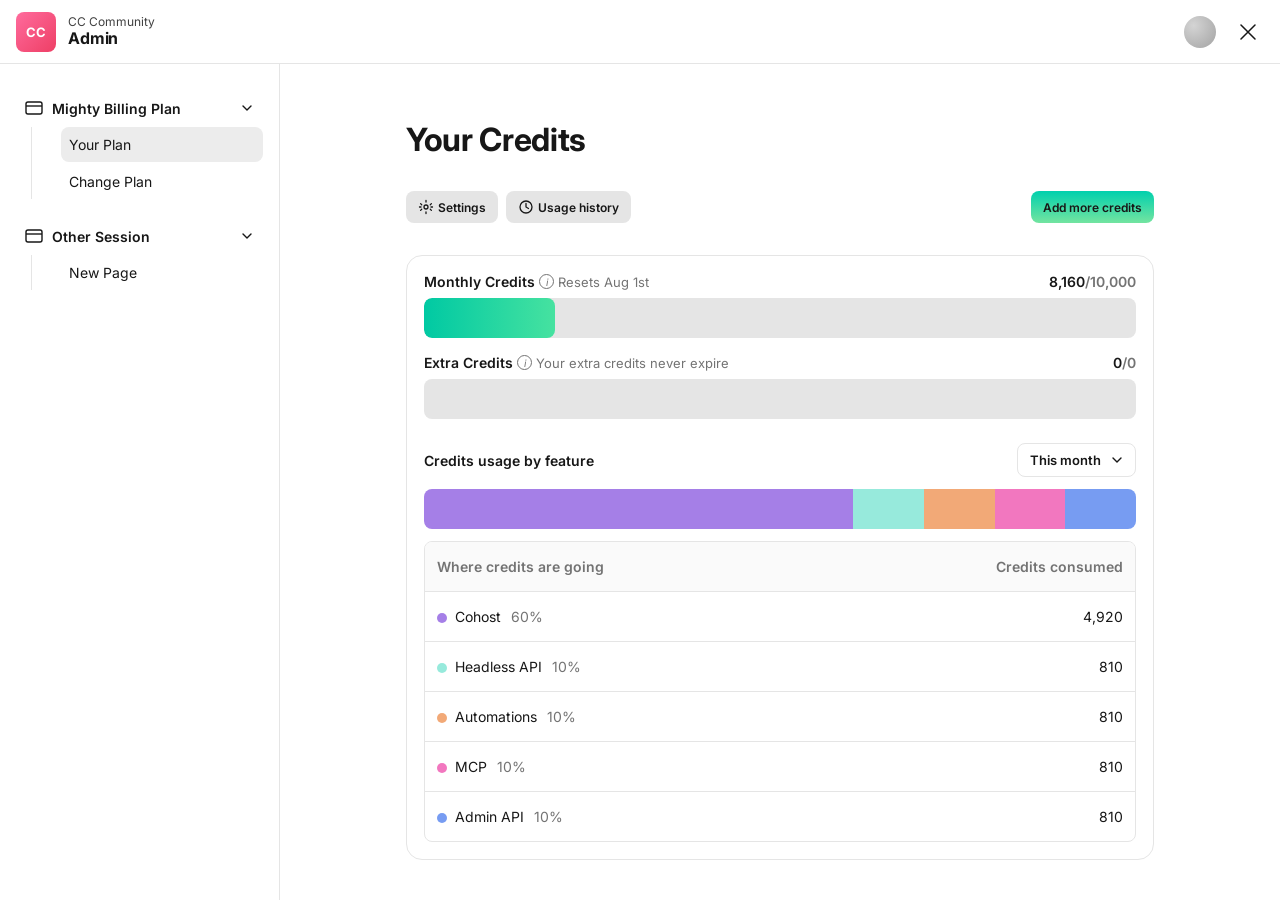
<file: v2.html>
<!DOCTYPE html>
<html lang="en">
<head>
<meta charset="UTF-8">
<meta name="viewport" content="width=device-width, initial-scale=1.0">
<title>Mighty Billing — Credits (V2)</title>
<link rel="preconnect" href="https://fonts.googleapis.com">
<link href="https://fonts.googleapis.com/css2?family=Inter:wght@400;500;600;700&display=swap" rel="stylesheet">
<style>
:root {
  --color-text-primary: #171717;
  --color-text-secondary: #404040;
  --color-text-tertiary: #737373;
  --color-border: #e5e5e5;
  --color-surface: #ffffff;
  --color-surface-secondary: #fafafa;
  --color-fill-secondary: #e5e5e5;
  --color-fill-selected: #ececec;
  --color-border-active: #750252;
  --button-theme: #750252;

  --seg-cohost: #a57fe7;
  --seg-headless: #97eadc;
  --seg-automations: #f2a977;
  --seg-mcp: #f277bf;
  --seg-adminapi: #779cf2;
  --seg-remaining: #e5e5e5;

  --credit-gradient: linear-gradient(90deg, #00c9a3 0%, #46e2a0 100%);

  --radius-medium: 8px;
  --radius-large: 12px;
}

* { box-sizing: border-box; }

html, body {
  margin: 0;
  height: 100%;
  font-family: 'Inter', -apple-system, BlinkMacSystemFont, 'Segoe UI', sans-serif;
  color: var(--color-text-primary);
  background: var(--color-surface);
}

button, input, select { font-family: inherit; }
a { color: inherit; }

.app { display: flex; flex-direction: column; height: 100vh; }

/* Topbar */
.topbar {
  height: 64px;
  flex-shrink: 0;
  display: flex;
  align-items: center;
  justify-content: space-between;
  padding: 0 16px;
  border-bottom: 1px solid var(--color-border);
}
.topbar-left { display: flex; align-items: center; gap: 12px; }
.brand-avatar {
  width: 40px; height: 40px;
  border-radius: var(--radius-medium);
  background: linear-gradient(135deg, #ff6b9d, #ee3f65);
  color: #fff; display: flex; align-items: center; justify-content: center;
  font-weight: 700; font-size: 13px; letter-spacing: -0.02em;
}
.brand-titles { display: flex; flex-direction: column; line-height: 1.2; }
.brand-sub { font-size: 12px; color: var(--color-text-secondary); }
.brand-main { font-size: 16px; font-weight: 700; letter-spacing: -0.01em; }
.topbar-right { display: flex; align-items: center; gap: 16px; }
.cohost-icon { width: 32px; height: 32px; border-radius: 999px; background: radial-gradient(circle at 30% 30%, #d4d4d4, #a3a3a3); }
.icon-btn {
  width: 32px; height: 32px; border-radius: var(--radius-medium);
  border: none; background: transparent; display: flex; align-items: center; justify-content: center;
  color: var(--color-text-primary); cursor: pointer;
}
.icon-btn:hover { background: var(--color-fill-secondary); }

/* Layout */
.layout { flex: 1; display: flex; min-height: 0; }

/* Sidebar */
.sidebar {
  width: 280px; flex-shrink: 0;
  border-right: 1px solid var(--color-border);
  padding: 9px 16px 64px 16px; overflow-y: auto;
}
.nav-group { padding-top: 16px; }
.nav-group-header {
  width: 100%; display: flex; align-items: center; justify-content: space-between;
  gap: 8px; padding: 9px 8px; border-radius: var(--radius-medium);
  background: transparent; border: none; cursor: pointer;
  font-size: 14px; font-weight: 600; color: var(--color-text-primary);
}
.nav-group-header:hover { background: var(--color-surface-secondary); }
.nav-group-title { display: flex; align-items: center; gap: 8px; }
.chevron { transition: transform .15s ease; flex-shrink: 0; }
.nav-group.collapsed .chevron { transform: rotate(-90deg); }
.nav-group.collapsed .nav-list { display: none; }
.nav-list {
  list-style: none; margin: 0 0 0 15px; padding: 0 0 0 29px;
  border-left: 1px solid var(--color-border);
}
.nav-link {
  display: block; padding: 9px 8px; margin: 0 0 2px 0;
  border-radius: var(--radius-medium); font-size: 14px; text-decoration: none;
  color: var(--color-text-primary);
}
.nav-link:hover { background: var(--color-surface-secondary); }
.nav-link.active { background: var(--color-fill-selected); }

/* Content */
.content { flex: 1; min-width: 0; overflow-y: auto; }
.view { display: none; }
.view.active { display: block; }
#view-processing.active { display: flex; flex-direction: column; min-height: 100%; }

.content-header { display: flex; justify-content: center; padding: 56px 24px 32px; }
.content-header h1 { max-width: 748px; width: 100%; margin: 0; font-size: 32px; font-weight: 700; letter-spacing: -0.01em; }

#view-purchase .content-header,
#view-processing .content-header { justify-content: flex-start; padding-left: 48px; }
#view-purchase .content-header h1,
#view-processing .content-header h1 { max-width: none; width: auto; }

.purchase-header {
  flex-direction: column; align-items: flex-start; gap: 16px;
  padding-top: 24px !important;
  background: var(--color-surface-secondary);
  border-bottom: 1px solid var(--color-border);
}
#view-processing .content-header {
  background: var(--color-surface-secondary);
  border-bottom: 1px solid var(--color-border);
}
.back-btn {
  width: 32px; height: 32px; border-radius: var(--radius-medium);
  border: none; background: transparent; display: flex; align-items: center; justify-content: center;
  color: var(--color-text-primary); cursor: pointer; margin-left: -6px;
}
.back-btn:hover { background: var(--color-fill-secondary); }

.content-body { display: flex; justify-content: center; padding: 0 24px 80px; }
.content-body--credits { flex-direction: column; align-items: center; }

.actions-row { display: flex; gap: 8px; width: 100%; max-width: 748px; margin-bottom: 32px; }
.btn {
  display: inline-flex; align-items: center; gap: 4px; padding: 8px 12px;
  border-radius: var(--radius-medium); border: none; font-size: 12px; font-weight: 600; cursor: pointer;
}
.btn-secondary { background: var(--color-fill-secondary); color: var(--color-text-primary); }
.btn-secondary:hover { filter: brightness(0.96); }
.btn-cta { background: linear-gradient(180deg, #00d0ad 0%, #bdf198 163.64%); color: var(--color-text-primary); margin-left: auto; }
.btn-cta:hover { filter: brightness(1.03); }

.card { width: 100%; max-width: 748px; border: 1px solid var(--color-border); border-radius: 16px; padding: 17px; }

.meter-row { display: flex; align-items: flex-start; justify-content: space-between; gap: 8px; margin-bottom: 8px; }
.meter-label { display: flex; align-items: center; gap: 4px; flex-wrap: wrap; }
.meter-title { font-size: 14px; font-weight: 600; }
.info-dot {
  width: 15px; height: 15px; border-radius: 50%;
  border: 1px solid var(--color-text-tertiary); color: var(--color-text-tertiary);
  font-size: 10px; font-style: italic; display: inline-flex; align-items: center; justify-content: center;
  cursor: default; flex-shrink: 0;
}
.meter-note { font-size: 13px; color: var(--color-text-tertiary); }
.meter-value { font-size: 14px; font-weight: 600; color: var(--color-text-tertiary); white-space: nowrap; }
.meter-value strong { color: var(--color-text-primary); font-weight: 600; }

.credit-bump { display: inline-block; transform-origin: right center; animation: credit-bump 1s ease; }
@keyframes credit-bump {
  0%   { transform: scale(1); }
  25%  { transform: scale(1.28); color: #067647; }
  60%  { color: #067647; }
  100% { transform: scale(1); }
}

/* Top "remaining" fill bars */
.fill-bar {
  position: relative;
  height: 40px;
  border-radius: 8px;
  background: var(--seg-remaining);
  overflow: hidden;
  margin-bottom: 16px;
  cursor: default;
}
.fill {
  position: relative;
  height: 100%;
  width: 0;
  border-radius: 8px;
  background: var(--credit-gradient);
  transition: width 1.1s cubic-bezier(.22,.61,.36,1);
  overflow: hidden;
}
.fill.shine::after {
  content: "";
  position: absolute;
  inset: 0;
  background: linear-gradient(90deg, transparent 0%, rgba(255,255,255,0.65) 50%, transparent 100%);
  transform: translateX(-100%);
  animation: fill-shine 0.9s ease;
  pointer-events: none;
}
@keyframes fill-shine {
  to { transform: translateX(100%); }
}

/* Breakdown segmented bar */
.meter-bar { display: flex; height: 40px; border-radius: 8px; overflow: hidden; }
.seg { position: relative; height: 100%; cursor: default; }
.seg:hover { filter: brightness(0.94); }

/* Floating tooltip */
.bar-tooltip {
  position: fixed; z-index: 100; background: #171717; color: #fff;
  font-size: 12px; font-weight: 600; padding: 6px 10px; border-radius: 6px;
  white-space: nowrap; pointer-events: none;
  transform: translate(-50%, -100%); opacity: 0; transition: opacity .1s ease;
}
.bar-tooltip.visible { opacity: 1; }
.bar-tooltip::after {
  content: ""; position: absolute; top: 100%; left: 50%; transform: translateX(-50%);
  border: 5px solid transparent; border-top-color: #171717;
}

.table-section { width: 100%; margin-top: 24px; }
.table-header-row { display: flex; align-items: center; justify-content: space-between; margin-bottom: 12px; }
.table-title { font-size: 14px; font-weight: 600; }
.dropdown-btn {
  display: flex; align-items: center; gap: 8px;
  border: 1px solid var(--color-border); border-radius: 8px; background: transparent;
  padding: 8px 10px 8px 12px; font-size: 13px; font-weight: 600; cursor: pointer; color: var(--color-text-primary);
}
.breakdown-bar { margin-bottom: 12px; }

.table-wrap { width: 100%; border: 1px solid var(--color-border); border-radius: 8px; overflow: hidden; }
.usage-table { width: 100%; border-collapse: separate; border-spacing: 0; table-layout: fixed; }
.usage-table th, .usage-table td { width: 50%; }
.usage-table thead th {
  background: var(--color-surface-secondary); text-align: left; font-size: 14px; font-weight: 600;
  color: var(--color-text-tertiary); padding: 16px 12px;
}
.usage-table thead th.num { text-align: right; }
.usage-table tbody td { padding: 16px 12px; border-top: 1.5px solid var(--color-border); font-size: 14px; }
.usage-table tbody td.num { text-align: right; }
.usage-table .dot { display: inline-block; width: 10px; height: 10px; border-radius: 50%; margin-right: 8px; vertical-align: middle; }
.usage-table .pct { color: var(--color-text-tertiary); margin-left: 6px; }

/* Purchase view */
.purchase-layout { display: flex; align-items: flex-start; }
.purchase-col--left {
  flex: 1; min-width: 0; background: var(--color-surface-secondary);
  padding: 48px; display: flex; flex-direction: column; gap: 64px;
}
.purchase-col--right {
  flex: 1; min-width: 0; background: var(--color-surface-secondary);
  border-left: 1px solid var(--color-border); padding: 48px; align-self: stretch;
}
.option-group h2 { font-size: 20px; font-weight: 700; letter-spacing: -0.01em; margin: 0 0 16px; }
.option-group h2.h2-large { font-size: 22px; }
.option-card {
  display: flex; align-items: center; gap: 24px; width: 100%;
  background: var(--color-surface); border: 1px solid var(--color-border); border-radius: 12px;
  padding: 24px 16px; margin-bottom: 8px; cursor: pointer; position: relative;
}
.option-card.selected { border: 2px solid var(--color-border-active); padding: 23px 15px; }
.radio { width: 24px; height: 24px; border-radius: 50%; border: 1.5px solid var(--color-border); flex-shrink: 0; }
.option-card.selected .radio { border: 6px solid var(--color-border-active); }
.option-name { font-size: 16px; font-weight: 600; flex: 1; }
.save-chip { background: var(--button-theme); color: #fff; font-size: 12px; padding: 4px 8px; border-radius: 4px; margin-right: 8px; white-space: nowrap; }
.option-price { display: flex; align-items: center; gap: 8px; font-size: 16px; font-weight: 600; white-space: nowrap; }
.price-strike { text-decoration: line-through; color: rgba(46,46,46,0.4); font-weight: 600; }

.payment-card { background: var(--color-surface); border: 2px solid var(--color-border); border-radius: 12px; padding: 16px; display: flex; flex-direction: column; gap: 24px; }
.payment-card h3 { font-size: 20px; font-weight: 700; letter-spacing: -0.01em; margin: 0; }
.pay-tabs { display: flex; gap: 16px; }
.pay-tab { flex: 1; height: 100px; border-radius: 8px; border: 1px solid var(--color-border); background: var(--color-surface); font-size: 16px; cursor: pointer; color: var(--color-text-primary); }
.pay-tab.selected { border: 1px solid var(--color-border-active); box-shadow: 0 2px 4px rgba(0,0,0,0.1); }
.field { display: flex; flex-direction: column; gap: 8px; flex: 1; }
.field-row { display: flex; gap: 16px; }
.field label { font-size: 16px; font-weight: 600; }
.field input, .field select { height: 48px; border: 1.5px solid var(--color-border); border-radius: 8px; padding: 0 16px; font-size: 16px; color: var(--color-text-primary); background: var(--color-surface); }
.field input:focus, .field select:focus { outline: none; border-color: var(--color-border-active); }
.checkbox-row { display: flex; align-items: center; gap: 24px; font-size: 14px; }
.checkbox-row input { width: 24px; height: 24px; accent-color: var(--button-theme); }
.fineprint { font-size: 14px; color: var(--color-text-tertiary); margin: 0; }

.summary-card { max-width: 460px; display: flex; flex-direction: column; gap: 8px; }
.summary-card hr { border: none; border-top: 1px solid var(--color-border); margin: 8px 0; }
.summary-line { display: flex; justify-content: space-between; align-items: baseline; font-size: 14px; font-weight: 600; }
.summary-line--main { font-size: 20px; font-weight: 700; letter-spacing: -0.01em; }
.summary-line--total { font-size: 20px; font-weight: 700; letter-spacing: -0.01em; margin-top: 8px; }
.btn-pay { width: 100%; height: 48px; border-radius: 12px; background: var(--button-theme); color: #fff; font-size: 16px; font-weight: 600; border: none; cursor: pointer; margin: 16px 0 24px; justify-content: center; }
.btn-pay:hover { filter: brightness(1.1); }
.legal { font-size: 14px; color: var(--color-text-primary); line-height: 18px; margin: 0 0 16px; }
.legal a { text-decoration: underline; }

/* Processing */
.processing-body {
  flex: 1; display: flex; flex-direction: column; align-items: center; justify-content: center;
  gap: 24px; padding: 140px 24px; background: var(--color-surface-secondary); min-height: 500px;
}
.spinner { width: 32px; height: 32px; border-radius: 50%; border: 3px solid var(--color-border); border-top-color: var(--color-text-tertiary); animation: spin 0.8s linear infinite; }
@keyframes spin { to { transform: rotate(360deg); } }
.processing-text { font-size: 18px; font-weight: 700; margin: 0; }

@media (max-width: 900px) {
  .sidebar { display: none; }
  .purchase-layout { flex-direction: column; }
  .purchase-col--right { border-left: none; border-top: 1px solid var(--color-border); }
}
</style>
</head>
<body>
  <div class="app">

    <header class="topbar">
      <div class="topbar-left">
        <div class="brand-avatar">CC</div>
        <div class="brand-titles">
          <span class="brand-sub">CC Community</span>
          <span class="brand-main">Admin</span>
        </div>
      </div>
      <div class="topbar-right">
        <div class="cohost-icon" aria-hidden="true"></div>
        <button class="icon-btn" id="closeBtn" title="Back to Your Credits" aria-label="Close">
          <svg width="16" height="16" viewBox="0 0 16 16" fill="none"><path d="M1 1L15 15M15 1L1 15" stroke="currentColor" stroke-width="1.5" stroke-linecap="round"/></svg>
        </button>
      </div>
    </header>

    <div class="layout">
      <aside class="sidebar">
        <nav class="nav-group">
          <button class="nav-group-header">
            <span class="nav-group-title">
              <svg width="20" height="20" viewBox="0 0 20 20" fill="none"><rect x="2" y="4" width="16" height="12" rx="2" stroke="currentColor" stroke-width="1.4"/><path d="M2 8H18" stroke="currentColor" stroke-width="1.4"/></svg>
              Mighty Billing Plan
            </span>
            <svg class="chevron" width="16" height="16" viewBox="0 0 16 16" fill="none"><path d="M4 6L8 10L12 6" stroke="currentColor" stroke-width="1.4" stroke-linecap="round" stroke-linejoin="round"/></svg>
          </button>
          <ul class="nav-list">
            <li><a href="#" class="nav-link active">Your Plan</a></li>
            <li><a href="#" class="nav-link">Change Plan</a></li>
          </ul>
        </nav>
        <nav class="nav-group">
          <button class="nav-group-header">
            <span class="nav-group-title">
              <svg width="20" height="20" viewBox="0 0 20 20" fill="none"><rect x="2" y="4" width="16" height="12" rx="2" stroke="currentColor" stroke-width="1.4"/><path d="M2 8H18" stroke="currentColor" stroke-width="1.4"/></svg>
              Other Session
            </span>
            <svg class="chevron" width="16" height="16" viewBox="0 0 16 16" fill="none"><path d="M4 6L8 10L12 6" stroke="currentColor" stroke-width="1.4" stroke-linecap="round" stroke-linejoin="round"/></svg>
          </button>
          <ul class="nav-list">
            <li><a href="#" class="nav-link">New Page</a></li>
          </ul>
        </nav>
      </aside>

      <main class="content">

        <!-- VIEW 1: Your Credits -->
        <section class="view active" id="view-credits">
          <div class="content-header"><h1>Your Credits</h1></div>
          <div class="content-body content-body--credits">
            <div class="actions-row">
              <button class="btn btn-secondary">
                <svg width="16" height="16" viewBox="0 0 16 16" fill="none"><circle cx="8" cy="8" r="2" stroke="currentColor" stroke-width="1.3"/><path d="M8 1.5V3M8 13V14.5M2.6 4.6L3.7 5.7M12.3 10.3L13.4 11.4M1.5 8H3M13 8H14.5M2.6 11.4L3.7 10.3M12.3 5.7L13.4 4.6" stroke="currentColor" stroke-width="1.3" stroke-linecap="round"/></svg>
                Settings
              </button>
              <button class="btn btn-secondary">
                <svg width="16" height="16" viewBox="0 0 16 16" fill="none"><circle cx="8" cy="8" r="6" stroke="currentColor" stroke-width="1.3"/><path d="M8 4.5V8L10.5 9.5" stroke="currentColor" stroke-width="1.3" stroke-linecap="round"/></svg>
                Usage history
              </button>
              <button class="btn btn-cta" id="addCreditsBtn">Add more credits</button>
            </div>

            <div class="card credits-card">
              <!-- Monthly Credits (remaining fill) -->
              <div class="meter-row">
                <div class="meter-label">
                  <span class="meter-title">Monthly Credits</span>
                  <span class="info-dot" title="Resets Aug 1st">i</span>
                  <span class="meter-note">Resets Aug 1st</span>
                </div>
                <div class="meter-value"><strong id="monthlyUsed">8,160</strong>/<span id="monthlyTotal">10,000</span></div>
              </div>
              <div class="fill-bar" id="monthlyBar" data-label="Remaining" data-value="1,840">
                <div class="fill" id="monthlyFill"></div>
              </div>

              <!-- Extra Credits (remaining fill) -->
              <div class="meter-row">
                <div class="meter-label">
                  <span class="meter-title">Extra Credits</span>
                  <span class="info-dot" title="Your extra credits never expire">i</span>
                  <span class="meter-note">Your extra credits never expire</span>
                </div>
                <div class="meter-value" id="extraMeterValue"><strong id="extraUsed">0</strong>/<span id="extraTotal">0</span></div>
              </div>
              <div class="fill-bar" id="extraBar" data-label="Remaining" data-value="0">
                <div class="fill" id="extraFill"></div>
              </div>

              <!-- Credits usage by feature (breakdown moved below) -->
              <div class="table-section">
                <div class="table-header-row">
                  <span class="table-title">Credits usage by feature</span>
                  <button class="dropdown-btn">This month
                    <svg width="16" height="16" viewBox="0 0 16 16" fill="none"><path d="M4 6L8 10L12 6" stroke="currentColor" stroke-width="1.4" stroke-linecap="round" stroke-linejoin="round"/></svg>
                  </button>
                </div>
                <div class="meter-bar breakdown-bar">
                  <div class="seg" style="flex: 4920 0 0; background: var(--seg-cohost)" data-label="Cohost" data-value="4,920"></div>
                  <div class="seg" style="flex: 810 0 0; background: var(--seg-headless)" data-label="Headless API" data-value="810"></div>
                  <div class="seg" style="flex: 810 0 0; background: var(--seg-automations)" data-label="Automations" data-value="810"></div>
                  <div class="seg" style="flex: 810 0 0; background: var(--seg-mcp)" data-label="MCP" data-value="810"></div>
                  <div class="seg" style="flex: 810 0 0; background: var(--seg-adminapi)" data-label="Admin API" data-value="810"></div>
                </div>
                <div class="table-wrap">
                  <table class="usage-table">
                    <thead>
                      <tr><th>Where credits are going</th><th class="num">Credits consumed</th></tr>
                    </thead>
                    <tbody>
                      <tr><td><span class="dot" style="background:var(--seg-cohost)"></span>Cohost <span class="pct">60%</span></td><td class="num">4,920</td></tr>
                      <tr><td><span class="dot" style="background:var(--seg-headless)"></span>Headless API <span class="pct">10%</span></td><td class="num">810</td></tr>
                      <tr><td><span class="dot" style="background:var(--seg-automations)"></span>Automations <span class="pct">10%</span></td><td class="num">810</td></tr>
                      <tr><td><span class="dot" style="background:var(--seg-mcp)"></span>MCP <span class="pct">10%</span></td><td class="num">810</td></tr>
                      <tr><td><span class="dot" style="background:var(--seg-adminapi)"></span>Admin API <span class="pct">10%</span></td><td class="num">810</td></tr>
                    </tbody>
                  </table>
                </div>
              </div>
            </div>
          </div>
        </section>

        <!-- VIEW 2: Add more credits -->
        <section class="view" id="view-purchase">
          <div class="content-header purchase-header">
            <button class="back-btn" id="backBtn" aria-label="Back">
              <svg width="20" height="20" viewBox="0 0 20 20" fill="none"><path d="M12 4L6 10L12 16" stroke="currentColor" stroke-width="1.6" stroke-linecap="round" stroke-linejoin="round"/></svg>
            </button>
            <h1>Add more credits</h1>
          </div>
          <div class="purchase-layout">
            <div class="purchase-col purchase-col--left">
              <div class="option-group">
                <h2>Credits</h2>
                <label class="option-card selected" data-price="10" data-credits="1000">
                  <span class="radio"></span>
                  <span class="option-name">1,000 credits</span>
                  <span class="option-price"><span class="price-final">$10</span></span>
                  <input type="radio" name="credits" value="1000" checked hidden>
                </label>
                <label class="option-card" data-price="45" data-credits="5000">
                  <span class="radio"></span>
                  <span class="option-name">5,000 credits</span>
                  <span class="option-price"><span class="price-strike">$50</span><span class="price-final">$45</span></span>
                  <input type="radio" name="credits" value="5000" hidden>
                </label>
                <label class="option-card" data-price="75" data-credits="10000">
                  <span class="radio"></span>
                  <span class="option-name">10,000 credits</span>
                  <span class="save-chip">Save 30%</span>
                  <span class="option-price"><span class="price-strike">$100</span><span class="price-final">$75</span></span>
                  <input type="radio" name="credits" value="10000" hidden>
                </label>
              </div>

              <div class="option-group">
                <h2>Recurrence</h2>
                <label class="option-card selected" data-billed="Billed Once">
                  <span class="radio"></span>
                  <span class="option-name">One time purchase</span>
                  <input type="radio" name="recurrence" value="once" checked hidden>
                </label>
                <label class="option-card" data-billed="Billed Monthly">
                  <span class="radio"></span>
                  <span class="option-name">Every Month</span>
                  <input type="radio" name="recurrence" value="monthly" hidden>
                </label>
                <label class="option-card" data-billed="Billed Quarterly">
                  <span class="radio"></span>
                  <span class="option-name">Every Quarter</span>
                  <input type="radio" name="recurrence" value="quarterly" hidden>
                </label>
              </div>

              <div class="option-group">
                <h2 class="h2-large">Payment Method</h2>
                <div class="payment-card">
                  <h3>Credit Card</h3>
                  <div class="pay-tabs">
                    <button class="pay-tab selected" data-tab="card">Card</button>
                    <button class="pay-tab" data-tab="gpay">Google Pay</button>
                  </div>
                  <div class="field">
                    <label>Card Number</label>
                    <input type="text" placeholder="1234 1234 1234 1234">
                  </div>
                  <div class="field-row">
                    <div class="field"><label>Expiration Date</label><input type="text" placeholder="03/29"></div>
                    <div class="field"><label>Security Code</label><input type="text" placeholder="123"></div>
                  </div>
                  <div class="field-row">
                    <div class="field"><label>Country</label>
                      <select><option>United States</option><option>Canada</option><option>United Kingdom</option></select>
                    </div>
                    <div class="field"><label>Zip Code</label><input type="text" placeholder="1231234"></div>
                  </div>
                  <label class="checkbox-row">
                    <input type="checkbox" checked>
                    <span>Save payment details for future purchases</span>
                  </label>
                  <p class="fineprint">By providing your card information, you allow {Network Name} to charge your card for future payments in accordance with their terms.</p>
                </div>
              </div>
            </div>

            <div class="purchase-col purchase-col--right">
              <div class="summary-card">
                <div class="summary-line summary-line--main">
                  <span id="summaryCreditsLabel">1,000 credits</span>
                  <span id="summaryCreditsPrice">$10</span>
                </div>
                <div class="summary-line"><span id="summaryBilledLabel">Billed Once</span></div>
                <hr>
                <div class="summary-line"><span>Subtotal</span><span id="summarySubtotal">$10</span></div>
                <div class="summary-line"><span>Tax</span><span>$0.00</span></div>
                <hr>
                <div class="summary-line summary-line--total"><span>Total Due Today</span><span id="summaryTotal">$10</span></div>
                <button class="btn btn-pay" id="payBtn">Pay <span id="payAmount">$10</span></button>
                <p class="legal">Cancel any time. Your subscription will auto-renew at $1 USD, and your account will be charged for renewal within 24-hours before the end of the current period. You authorize Mighty Networks to send instructions to the financial institution that issued your card to take payments from your account in accordance with the terms of your agreement with us. You can manage your subscription in Personal Settings &gt; Plans and Access.</p>
                <p class="legal">Mighty Networks <a href="https://www.mightynetworks.com/terms-of-use" target="_blank" rel="noopener">Terms of Use</a> and <a href="https://www.mightynetworks.com/privacy-policy" target="_blank" rel="noopener">Privacy Policy</a>.</p>
              </div>
            </div>
          </div>
        </section>

        <!-- VIEW 3: Processing -->
        <section class="view" id="view-processing">
          <div class="content-header"><h1>Add more credits</h1></div>
          <div class="processing-body">
            <div class="spinner" aria-hidden="true"></div>
            <p class="processing-text">Processing Payment</p>
          </div>
        </section>

      </main>
    </div>
  </div>

  <script>
  (function () {
    const views = {
      credits: document.getElementById('view-credits'),
      purchase: document.getElementById('view-purchase'),
      processing: document.getElementById('view-processing'),
    };
    function showView(name) {
      Object.values(views).forEach((v) => v.classList.remove('active'));
      views[name].classList.add('active');
      document.querySelector('.content').scrollTo(0, 0);
    }

    document.querySelectorAll('.nav-group-header').forEach((header) => {
      header.addEventListener('click', () => header.closest('.nav-group').classList.toggle('collapsed'));
    });

    function formatCredits(n) { return n.toLocaleString('en-US'); }
    // remaining fill % of a bar; 0 when total is 0
    function remainingPct(used, total) { return total > 0 ? Math.max(0, ((total - used) / total) * 100) : 0; }

    // Floating tooltip for both the remaining bars and the breakdown segments
    const tooltip = document.createElement('div');
    tooltip.className = 'bar-tooltip';
    document.body.appendChild(tooltip);
    function bindTip(el) {
      el.addEventListener('mouseenter', () => {
        tooltip.textContent = `${el.dataset.label}: ${el.dataset.value}`;
        tooltip.classList.add('visible');
        const rect = el.getBoundingClientRect();
        tooltip.style.left = rect.left + rect.width / 2 + 'px';
        tooltip.style.top = rect.top - 10 + 'px';
      });
      el.addEventListener('mouseleave', () => tooltip.classList.remove('visible'));
    }
    document.querySelectorAll('.seg[data-label], .fill-bar[data-label]').forEach(bindTip);

    // --- Credit state ---
    const MONTHLY_USED = 8160, MONTHLY_TOTAL = 10000;
    let extraOwned = 0; // total extra credits purchased (all currently unused)

    const monthlyFill = document.getElementById('monthlyFill');
    const extraFill = document.getElementById('extraFill');

    // Animate the monthly bar filling on first load
    requestAnimationFrame(() => {
      monthlyFill.style.width = remainingPct(MONTHLY_USED, MONTHLY_TOTAL) + '%';
    });

    // --- Purchase form ---
    const creditCards = document.querySelectorAll('.option-card[data-credits]');
    const recurrenceCards = document.querySelectorAll('.option-card[data-billed]');
    const summaryCreditsLabel = document.getElementById('summaryCreditsLabel');
    const summaryCreditsPrice = document.getElementById('summaryCreditsPrice');
    const summaryBilledLabel = document.getElementById('summaryBilledLabel');
    const summarySubtotal = document.getElementById('summarySubtotal');
    const summaryTotal = document.getElementById('summaryTotal');
    const payAmount = document.getElementById('payAmount');

    let selectedCredits = 1000, selectedPrice = 10, selectedBilledLabel = 'Billed Once';

    function updateSummary() {
      summaryCreditsLabel.textContent = `${formatCredits(selectedCredits)} credits`;
      summaryCreditsPrice.textContent = `$${selectedPrice}`;
      summaryBilledLabel.textContent = selectedBilledLabel;
      summarySubtotal.textContent = `$${selectedPrice}`;
      summaryTotal.textContent = `$${selectedPrice}`;
      payAmount.textContent = `$${selectedPrice}`;
    }

    creditCards.forEach((card) => card.addEventListener('click', () => {
      creditCards.forEach((c) => c.classList.remove('selected'));
      card.classList.add('selected');
      card.querySelector('input').checked = true;
      selectedCredits = parseInt(card.dataset.credits, 10);
      selectedPrice = parseInt(card.dataset.price, 10);
      updateSummary();
    }));

    recurrenceCards.forEach((card) => card.addEventListener('click', () => {
      recurrenceCards.forEach((c) => c.classList.remove('selected'));
      card.classList.add('selected');
      card.querySelector('input').checked = true;
      selectedBilledLabel = card.dataset.billed;
      updateSummary();
    }));

    document.querySelectorAll('.pay-tab').forEach((tab) => tab.addEventListener('click', () => {
      document.querySelectorAll('.pay-tab').forEach((t) => t.classList.remove('selected'));
      tab.classList.add('selected');
    }));

    document.getElementById('addCreditsBtn').addEventListener('click', () => showView('purchase'));
    document.getElementById('closeBtn').addEventListener('click', () => showView('credits'));
    document.getElementById('backBtn').addEventListener('click', () => showView('credits'));

    function countUp(el, from, to, duration) {
      const start = performance.now();
      function frame(now) {
        const p = Math.min((now - start) / duration, 1);
        const eased = 1 - Math.pow(1 - p, 3);
        el.textContent = formatCredits(Math.round(from + (to - from) * eased));
        if (p < 1) requestAnimationFrame(frame);
        else el.textContent = formatCredits(to);
      }
      requestAnimationFrame(frame);
    }

    document.getElementById('payBtn').addEventListener('click', () => {
      showView('processing');
      setTimeout(() => {
        const prev = extraOwned;
        extraOwned += selectedCredits;
        document.getElementById('extraUsed').textContent = '0';
        showView('credits');

        const totalEl = document.getElementById('extraTotal');
        const meterValue = document.getElementById('extraMeterValue');
        const extraBar = document.getElementById('extraBar');

        totalEl.textContent = formatCredits(prev);
        extraBar.dataset.value = formatCredits(extraOwned); // remaining = owned (all unused)

        requestAnimationFrame(() => {
          countUp(totalEl, prev, extraOwned, 1400);
          // Extra credits bar fills in (0 used of owned -> 100%)
          extraFill.style.width = remainingPct(0, extraOwned) + '%';
          meterValue.classList.remove('credit-bump');
          void meterValue.offsetWidth;
          meterValue.classList.add('credit-bump');
          // Shine sweep so a top-up still reads even when the bar is already full
          extraFill.classList.remove('shine');
          void extraFill.offsetWidth;
          extraFill.classList.add('shine');
        });
      }, 1800);
    });

    updateSummary();
  })();
  </script>
</body>
</html>
</file>
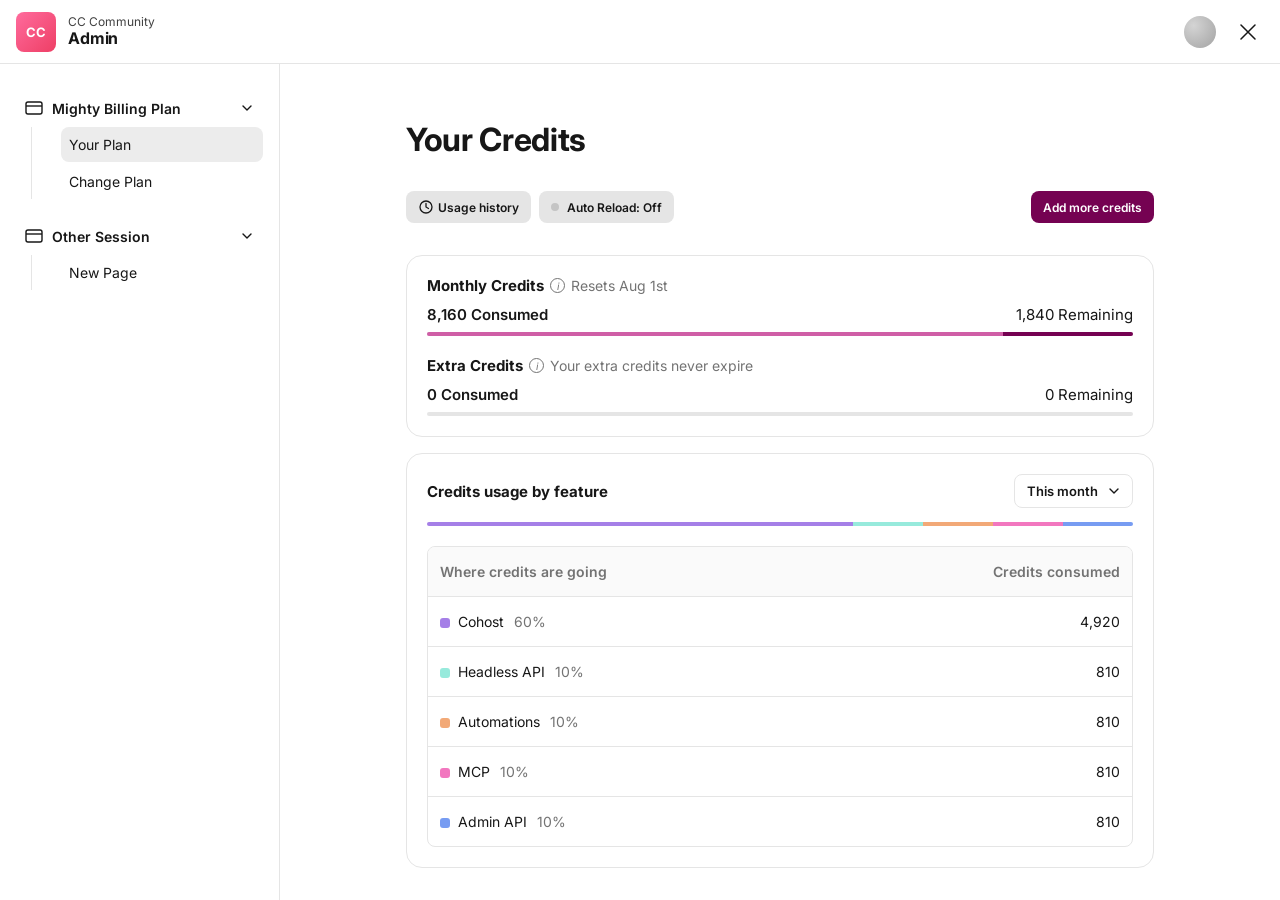
<file: v3.html>
<!DOCTYPE html>
<html lang="en">
<head>
<meta charset="UTF-8">
<meta name="viewport" content="width=device-width, initial-scale=1.0">
<title>Mighty Billing — Credits (V3)</title>
<link rel="preconnect" href="https://fonts.googleapis.com">
<link href="https://fonts.googleapis.com/css2?family=Inter:wght@400;500;600;700&display=swap" rel="stylesheet">
<style>
:root {
  --color-text-primary: #171717;
  --color-text-secondary: #404040;
  --color-text-tertiary: #737373;
  --color-border: #e5e5e5;
  --color-surface: #ffffff;
  --color-surface-secondary: #fafafa;
  --color-fill-secondary: #e5e5e5;
  --color-fill-selected: #ececec;
  --color-border-active: #750252;
  --button-theme: #750252;

  /* Feature breakdown colors */
  --seg-cohost: #a57fe7;
  --seg-headless: #97eadc;
  --seg-automations: #f2a977;
  --seg-mcp: #f277bf;
  --seg-adminapi: #779cf2;

  /* Credit bar (3-color) */
  --credit-empty: #e5e5e5;   /* 0 credits loaded */
  --credit-loaded: #750252;  /* credits loaded (remaining) */
  --credit-spent: #cf5ea6;   /* credits spent */

  --radius-medium: 8px;
  --radius-large: 12px;
}

* { box-sizing: border-box; }

html, body {
  margin: 0;
  height: 100%;
  font-family: 'Inter', -apple-system, BlinkMacSystemFont, 'Segoe UI', sans-serif;
  color: var(--color-text-primary);
  background: var(--color-surface);
}

button, input, select { font-family: inherit; }
a { color: inherit; }

.app { display: flex; flex-direction: column; height: 100vh; }

/* Topbar */
.topbar {
  height: 64px; flex-shrink: 0; display: flex; align-items: center; justify-content: space-between;
  padding: 0 16px; border-bottom: 1px solid var(--color-border);
}
.topbar-left { display: flex; align-items: center; gap: 12px; }
.brand-avatar {
  width: 40px; height: 40px; border-radius: var(--radius-medium);
  background: linear-gradient(135deg, #ff6b9d, #ee3f65);
  color: #fff; display: flex; align-items: center; justify-content: center;
  font-weight: 700; font-size: 13px; letter-spacing: -0.02em;
}
.brand-titles { display: flex; flex-direction: column; line-height: 1.2; }
.brand-sub { font-size: 12px; color: var(--color-text-secondary); }
.brand-main { font-size: 16px; font-weight: 700; letter-spacing: -0.01em; }
.topbar-right { display: flex; align-items: center; gap: 16px; }
.cohost-icon { width: 32px; height: 32px; border-radius: 999px; background: radial-gradient(circle at 30% 30%, #d4d4d4, #a3a3a3); }
.icon-btn {
  width: 32px; height: 32px; border-radius: var(--radius-medium);
  border: none; background: transparent; display: flex; align-items: center; justify-content: center;
  color: var(--color-text-primary); cursor: pointer;
}
.icon-btn:hover { background: var(--color-fill-secondary); }

/* Layout */
.layout { flex: 1; display: flex; min-height: 0; }

/* Sidebar */
.sidebar { width: 280px; flex-shrink: 0; border-right: 1px solid var(--color-border); padding: 9px 16px 64px 16px; overflow-y: auto; }
.nav-group { padding-top: 16px; }
.nav-group-header {
  width: 100%; display: flex; align-items: center; justify-content: space-between;
  gap: 8px; padding: 9px 8px; border-radius: var(--radius-medium);
  background: transparent; border: none; cursor: pointer; font-size: 14px; font-weight: 600; color: var(--color-text-primary);
}
.nav-group-header:hover { background: var(--color-surface-secondary); }
.nav-group-title { display: flex; align-items: center; gap: 8px; }
.chevron { transition: transform .15s ease; flex-shrink: 0; }
.nav-group.collapsed .chevron { transform: rotate(-90deg); }
.nav-group.collapsed .nav-list { display: none; }
.nav-list { list-style: none; margin: 0 0 0 15px; padding: 0 0 0 29px; border-left: 1px solid var(--color-border); }
.nav-link { display: block; padding: 9px 8px; margin: 0 0 2px 0; border-radius: var(--radius-medium); font-size: 14px; text-decoration: none; color: var(--color-text-primary); }
.nav-link:hover { background: var(--color-surface-secondary); }
.nav-link.active { background: var(--color-fill-selected); }

/* Content */
.content { flex: 1; min-width: 0; overflow-y: auto; }
.view { display: none; }
.view.active { display: block; }
#view-processing.active { display: flex; flex-direction: column; min-height: 100%; }

.content-header { display: flex; justify-content: center; padding: 56px 24px 32px; }
.content-header h1 { max-width: 748px; width: 100%; margin: 0; font-size: 32px; font-weight: 700; letter-spacing: -0.01em; }

#view-purchase .content-header,
#view-processing .content-header { justify-content: flex-start; padding-left: 48px; }
#view-purchase .content-header h1,
#view-processing .content-header h1 { max-width: none; width: auto; }
.purchase-header { flex-direction: column; align-items: flex-start; gap: 16px; padding-top: 24px !important; background: var(--color-surface-secondary); border-bottom: 1px solid var(--color-border); }
#view-processing .content-header { background: var(--color-surface-secondary); border-bottom: 1px solid var(--color-border); }
.back-btn { width: 32px; height: 32px; border-radius: var(--radius-medium); border: none; background: transparent; display: flex; align-items: center; justify-content: center; color: var(--color-text-primary); cursor: pointer; margin-left: -6px; }
.back-btn:hover { background: var(--color-fill-secondary); }

.content-body { display: flex; justify-content: center; padding: 0 24px 80px; }
.content-body--credits { flex-direction: column; align-items: center; gap: 16px; }

.actions-row { display: flex; gap: 8px; width: 100%; max-width: 748px; margin-bottom: 16px; }
.btn { display: inline-flex; align-items: center; gap: 4px; padding: 8px 12px; border-radius: var(--radius-medium); border: none; font-size: 12px; font-weight: 600; cursor: pointer; }
.btn-secondary { background: var(--color-fill-secondary); color: var(--color-text-primary); }
.btn-secondary:hover { filter: brightness(0.96); }
.btn-cta { background: var(--button-theme); color: #fff; margin-left: auto; }
.btn-cta:hover { filter: brightness(1.1); }

.card { width: 100%; max-width: 748px; border: 1px solid var(--color-border); border-radius: 16px; padding: 20px; }

/* Credit meter (title + repositioned stat labels + thin 3-color bar) */
.meter { margin-bottom: 20px; }
.meter:last-child { margin-bottom: 0; }
.meter-title-row { display: flex; align-items: center; gap: 6px; margin-bottom: 10px; }
.meter-title { font-size: 15px; font-weight: 700; }
.meter-note { font-size: 14px; color: var(--color-text-tertiary); }
.info-dot {
  width: 15px; height: 15px; border-radius: 50%; border: 1px solid var(--color-text-tertiary); color: var(--color-text-tertiary);
  font-size: 10px; font-style: italic; display: inline-flex; align-items: center; justify-content: center; cursor: default; flex-shrink: 0;
}
.meter-stats { display: flex; align-items: baseline; justify-content: space-between; margin-bottom: 8px; }
.meter-stats span { font-size: 15px; color: var(--color-text-primary); }
.meter-stats .stat-strong { font-weight: 600; }

.tri-bar { height: 4px; border-radius: 999px; background: var(--credit-empty); overflow: hidden; }
.tri-fill { display: flex; height: 100%; width: 0; transition: width 1.1s cubic-bezier(.22,.61,.36,1); position: relative; overflow: hidden; }
.tri-spent { height: 100%; background: var(--credit-spent); flex: 0 0 auto; width: 0; }
.tri-remaining { height: 100%; background: var(--credit-loaded); flex: 1; }
.tri-fill.shine::after {
  content: ""; position: absolute; inset: 0;
  background: linear-gradient(90deg, transparent 0%, rgba(255,255,255,0.65) 50%, transparent 100%);
  transform: translateX(-100%); animation: fill-shine 0.9s ease; pointer-events: none;
}
@keyframes fill-shine { to { transform: translateX(100%); } }

.credit-bump { display: inline-block; transform-origin: right center; animation: credit-bump 1s ease; }
@keyframes credit-bump {
  0% { transform: scale(1); }
  25% { transform: scale(1.22); color: #067647; }
  60% { color: #067647; }
  100% { transform: scale(1); }
}

/* Usage-by-feature card */
.usage-head { display: flex; align-items: center; justify-content: space-between; margin-bottom: 14px; }
.usage-title { font-size: 15px; font-weight: 700; }
.dropdown { position: relative; }
.dropdown-btn {
  display: flex; align-items: center; gap: 8px; border: 1px solid var(--color-border); border-radius: 8px; background: transparent;
  padding: 8px 10px 8px 12px; font-size: 13px; font-weight: 600; cursor: pointer; color: var(--color-text-primary);
}
.dropdown-btn:hover { background: var(--color-surface-secondary); }
.dropdown-chevron { transition: transform .15s ease; }
.dropdown.open .dropdown-chevron { transform: rotate(180deg); }
.dropdown-menu {
  position: absolute; top: calc(100% + 4px); right: 0; z-index: 20;
  min-width: 160px; margin: 0; padding: 4px; list-style: none;
  background: var(--color-surface); border: 1px solid var(--color-border); border-radius: 10px;
  box-shadow: 0 8px 24px rgba(0,0,0,0.12);
  opacity: 0; transform: translateY(-4px); pointer-events: none; transition: opacity .12s ease, transform .12s ease;
}
.dropdown.open .dropdown-menu { opacity: 1; transform: translateY(0); pointer-events: auto; }
.dropdown-item {
  display: flex; align-items: center; justify-content: space-between; gap: 8px;
  padding: 9px 10px; border-radius: 6px; font-size: 13px; font-weight: 600; cursor: pointer; color: var(--color-text-primary);
}
.dropdown-item:hover { background: var(--color-surface-secondary); }
.dropdown-item.selected::after { content: "✓"; color: var(--button-theme); font-size: 12px; }

/* Separate thin usage bar */
.usage-bar { display: flex; height: 4px; margin-bottom: 20px; }
.seg { position: relative; height: 100%; cursor: default; transition: flex-grow .45s ease; }
.seg:first-child { border-top-left-radius: 999px; border-bottom-left-radius: 999px; }
.seg:last-child { border-top-right-radius: 999px; border-bottom-right-radius: 999px; }
/* Invisible taller hover zone so the 4px bar is easy to hover */
.seg::after { content: ""; position: absolute; left: 0; right: 0; top: -12px; bottom: -12px; }
.seg:hover { filter: brightness(0.94); }

.bar-tooltip {
  position: fixed; z-index: 100; background: #171717; color: #fff; font-size: 12px; font-weight: 600;
  padding: 6px 10px; border-radius: 6px; white-space: nowrap; pointer-events: none;
  transform: translate(-50%, -100%); opacity: 0; transition: opacity .1s ease;
}
.bar-tooltip.visible { opacity: 1; }
.bar-tooltip::after { content: ""; position: absolute; top: 100%; left: 50%; transform: translateX(-50%); border: 5px solid transparent; border-top-color: #171717; }

.table-wrap { width: 100%; border: 1px solid var(--color-border); border-radius: 8px; overflow: hidden; }
.usage-table { width: 100%; border-collapse: separate; border-spacing: 0; table-layout: fixed; }
.usage-table th, .usage-table td { width: 50%; }
.usage-table thead th { background: var(--color-surface-secondary); text-align: left; font-size: 14px; font-weight: 600; color: var(--color-text-tertiary); padding: 16px 12px; }
.usage-table thead th.num { text-align: right; }
.usage-table tbody td { padding: 16px 12px; border-top: 1.5px solid var(--color-border); font-size: 14px; }
.usage-table tbody td.num { text-align: right; }
.usage-table .dot { display: inline-block; width: 10px; height: 10px; border-radius: 3px; margin-right: 8px; vertical-align: middle; }
.usage-table .pct { color: var(--color-text-tertiary); margin-left: 6px; }

/* Purchase view */
.purchase-layout { display: flex; align-items: flex-start; }
.purchase-col--left { flex: 1; min-width: 0; background: var(--color-surface-secondary); padding: 48px; display: flex; flex-direction: column; gap: 64px; }
.purchase-col--right { flex: 1; min-width: 0; background: var(--color-surface-secondary); border-left: 1px solid var(--color-border); padding: 48px; align-self: stretch; }
.option-group h2 { font-size: 20px; font-weight: 700; letter-spacing: -0.01em; margin: 0 0 16px; }
.option-group h2.h2-large { font-size: 22px; }
.option-card { display: flex; align-items: center; gap: 24px; width: 100%; background: var(--color-surface); border: 1px solid var(--color-border); border-radius: 12px; padding: 24px 16px; margin-bottom: 8px; cursor: pointer; position: relative; }
.option-card.selected { border: 2px solid var(--color-border-active); padding: 23px 15px; }
.radio { width: 24px; height: 24px; border-radius: 50%; border: 1.5px solid var(--color-border); flex-shrink: 0; }
.option-card.selected .radio { border: 6px solid var(--color-border-active); }
.option-name { font-size: 16px; font-weight: 600; flex: 1; }
.save-chip { background: var(--button-theme); color: #fff; font-size: 12px; padding: 4px 8px; border-radius: 4px; margin-right: 8px; white-space: nowrap; }
.option-price { display: flex; align-items: center; gap: 8px; font-size: 16px; font-weight: 600; white-space: nowrap; }
.price-strike { text-decoration: line-through; color: rgba(46,46,46,0.4); font-weight: 600; }
.payment-card { background: var(--color-surface); border: 2px solid var(--color-border); border-radius: 12px; padding: 16px; display: flex; flex-direction: column; gap: 24px; }
.payment-card h3 { font-size: 20px; font-weight: 700; letter-spacing: -0.01em; margin: 0; }
.pay-tabs { display: flex; gap: 16px; }
.pay-tab { flex: 1; height: 100px; border-radius: 8px; border: 1px solid var(--color-border); background: var(--color-surface); font-size: 16px; cursor: pointer; color: var(--color-text-primary); }
.pay-tab.selected { border: 1px solid var(--color-border-active); box-shadow: 0 2px 4px rgba(0,0,0,0.1); }
.field { display: flex; flex-direction: column; gap: 8px; flex: 1; }
.field-row { display: flex; gap: 16px; }
.field label { font-size: 16px; font-weight: 600; }
.field input, .field select { height: 48px; border: 1.5px solid var(--color-border); border-radius: 8px; padding: 0 16px; font-size: 16px; color: var(--color-text-primary); background: var(--color-surface); }
.field input:focus, .field select:focus { outline: none; border-color: var(--color-border-active); }
.checkbox-row { display: flex; align-items: center; gap: 24px; font-size: 14px; }
.checkbox-row input { width: 24px; height: 24px; accent-color: var(--button-theme); }
.fineprint { font-size: 14px; color: var(--color-text-tertiary); margin: 0; }
.summary-card { max-width: 460px; display: flex; flex-direction: column; gap: 8px; }
.summary-card hr { border: none; border-top: 1px solid var(--color-border); margin: 8px 0; }
.summary-line { display: flex; justify-content: space-between; align-items: baseline; font-size: 14px; font-weight: 600; }
.summary-line--main { font-size: 20px; font-weight: 700; letter-spacing: -0.01em; }
.summary-line--total { font-size: 20px; font-weight: 700; letter-spacing: -0.01em; margin-top: 8px; }
.btn-pay { width: 100%; height: 48px; border-radius: 12px; background: var(--button-theme); color: #fff; font-size: 16px; font-weight: 600; border: none; cursor: pointer; margin: 16px 0 24px; justify-content: center; }
.btn-pay:hover { filter: brightness(1.1); }
.legal { font-size: 14px; color: var(--color-text-primary); line-height: 18px; margin: 0 0 16px; }
.legal a { text-decoration: underline; }

/* Processing */
.processing-body { flex: 1; display: flex; flex-direction: column; align-items: center; justify-content: center; gap: 24px; padding: 140px 24px; background: var(--color-surface-secondary); min-height: 500px; }
.spinner { width: 32px; height: 32px; border-radius: 50%; border: 3px solid var(--color-border); border-top-color: var(--color-text-tertiary); animation: spin 0.8s linear infinite; }
@keyframes spin { to { transform: rotate(360deg); } }
.processing-text { font-size: 18px; font-weight: 700; margin: 0; }

/* Add credits modal */
.modal-overlay {
  position: fixed; inset: 0; z-index: 1000;
  display: flex; align-items: center; justify-content: center; padding: 24px;
  background: rgba(23,23,23,0.45);
  opacity: 0; visibility: hidden; transition: opacity .18s ease, visibility .18s ease;
}
.modal-overlay.open { opacity: 1; visibility: visible; }
.modal {
  position: relative; width: 100%; max-width: 560px;
  background: var(--color-surface); border-radius: 24px; padding: 32px;
  box-shadow: 0 24px 60px rgba(0,0,0,0.24);
  transform: translateY(10px) scale(.98); transition: transform .18s ease;
}
.modal-overlay.open .modal { transform: none; }
.modal-close {
  position: absolute; top: 26px; right: 26px; width: 32px; height: 32px;
  border: none; background: transparent; border-radius: var(--radius-medium);
  display: flex; align-items: center; justify-content: center; color: var(--color-text-primary); cursor: pointer;
}
.modal-close:hover { background: var(--color-fill-secondary); }
.modal-title { font-size: 28px; font-weight: 700; letter-spacing: -0.01em; margin: 0 0 12px; }
.modal-sub { font-size: 16px; line-height: 1.4; color: var(--color-text-secondary); margin: 0 0 24px; }

.amount-grid { display: grid; grid-template-columns: repeat(4, 1fr); gap: 12px; margin-bottom: 16px; }
.amount-pill {
  height: 76px; border: 1px solid var(--color-border); border-radius: 12px; background: var(--color-surface);
  font-size: 20px; font-weight: 700; color: var(--color-text-primary); cursor: pointer;
  display: flex; align-items: center; justify-content: center; transition: border-color .12s ease, background .12s ease;
}
.amount-pill:hover { border-color: #c9c9c9; }
.amount-other { color: var(--color-text-tertiary); }
.amount-pill.selected { border: 2px solid var(--color-border-active); background: rgba(117,2,82,0.06); color: var(--color-border-active); }

.other-wrap { margin-bottom: 16px; }
.other-wrap input {
  width: 100%; height: 56px; border: 1.5px solid var(--color-border); border-radius: 12px;
  padding: 0 16px; font-size: 18px; font-weight: 600; color: var(--color-text-primary); background: var(--color-surface);
}
.other-wrap input:focus { outline: none; border-color: var(--color-border-active); }

.modal-summary { background: var(--color-surface-secondary); border-radius: 12px; padding: 20px 24px; margin-bottom: 16px; }
.msum-row { display: flex; align-items: baseline; justify-content: space-between; font-size: 17px; color: var(--color-text-secondary); }
.msum-row + .msum-row { margin-top: 12px; }
.modal-summary hr { border: none; border-top: 1px solid var(--color-border); margin: 16px 0; }
.msum-total { color: var(--color-text-primary); }
.msum-total span:first-child { font-size: 20px; font-weight: 600; }
.msum-total span:last-child { font-size: 28px; font-weight: 700; letter-spacing: -0.01em; }

.payment-method {
  display: flex; align-items: center; justify-content: space-between;
  background: var(--color-surface-secondary); border-radius: 12px; padding: 16px 20px; margin-bottom: 24px;
}
.pm-label { font-size: 16px; font-weight: 700; }
.pm-right { display: flex; align-items: center; gap: 12px; }
.stripe-badge {
  display: inline-flex; align-items: center; gap: 8px;
  background: #e3f8ee; color: #0a7d4d; font-size: 15px; font-weight: 700;
  padding: 6px 12px; border-radius: 8px;
}
.stripe-icon {
  width: 20px; height: 20px; border-radius: 5px; background: #00c46a; color: #fff;
  display: inline-flex; align-items: center; justify-content: center; font-size: 13px; font-weight: 700;
}
.pm-edit { border: none; background: transparent; color: var(--color-text-secondary); cursor: pointer; display: flex; padding: 4px; border-radius: 6px; }
.pm-edit:hover { background: var(--color-fill-secondary); }

.modal-buy {
  width: 100%; height: 56px; border: none; border-radius: 12px;
  background: var(--button-theme); color: #fff; font-size: 18px; font-weight: 700; cursor: pointer;
}
.modal-buy:hover { filter: brightness(1.1); }
.modal-buy:disabled { opacity: 0.5; cursor: not-allowed; filter: none; }

.btn-toggle { gap: 8px; }
.ar-dot { width: 8px; height: 8px; border-radius: 50%; background: #c4c4c4; flex-shrink: 0; }
.ar-dot.on { background: #9dc63f; }

.ar-field { margin-bottom: 20px; }
.ar-field label { display: block; font-size: 16px; font-weight: 700; margin-bottom: 8px; }
.ar-field input {
  width: 100%; height: 56px; border: 1.5px solid var(--color-border); border-radius: 12px;
  padding: 0 16px; font-size: 18px; color: var(--color-text-primary); background: var(--color-surface);
}
.ar-field input:focus { outline: none; border-color: var(--color-border-active); }
.ar-card-line {
  display: flex; align-items: center; justify-content: space-between; gap: 12px;
  background: var(--color-surface-secondary); border: 1px solid var(--color-border); border-radius: 12px;
  padding: 18px 20px; margin-bottom: 24px; font-size: 16px; font-weight: 700;
}
.ar-card-digits { letter-spacing: 2px; }
.ar-primary { margin-bottom: 12px; }
.ar-cancel {
  width: 100%; height: 56px; border: none; border-radius: 12px;
  background: var(--color-fill-secondary); color: var(--color-text-primary); font-size: 16px; font-weight: 700; cursor: pointer;
}
.ar-cancel:hover { filter: brightness(0.96); }

/* Credit usage history modal */
.modal--history { padding: 0; display: flex; flex-direction: column; max-height: 86vh; }
.modal--history .modal-close { top: 28px; right: 28px; }
.hist-head { padding: 32px 32px 0; }
.hist-head .modal-title { margin-bottom: 16px; }
.hist-head .modal-sub { margin-bottom: 20px; }
.hist-filters { display: flex; gap: 12px; padding-bottom: 24px; }
.hist-filters .dropdown-btn { font-size: 15px; padding: 10px 14px; }

.hist-list { flex: 1; overflow-y: auto; padding: 0 32px; }
.hist-group { font-size: 15px; font-weight: 600; color: var(--color-text-tertiary); margin: 20px 0 4px; }
.hist-group:first-child { margin-top: 0; }
.hist-item { display: flex; align-items: center; gap: 16px; padding: 14px 0; }
.hist-icon {
  width: 40px; height: 40px; border-radius: 50%; flex-shrink: 0;
  display: flex; align-items: center; justify-content: center;
  background: #f0f0f0; color: var(--color-text-secondary);
}
.hist-icon--orb { background: radial-gradient(circle at 34% 28%, #9ff4de 0%, #1fc4a2 45%, #0f9c81 100%); }
.hist-icon--pay { background: #e3f8ee; color: #0a7d4d; }
.hist-body { flex: 1; min-width: 0; }
.hist-title { font-size: 17px; font-weight: 700; line-height: 1.3; }
.hist-time { font-size: 15px; color: var(--color-text-tertiary); margin-top: 2px; }
.hist-amount { font-size: 18px; font-weight: 700; white-space: nowrap; }
.hist-amount.neg { color: #c0322b; }
.hist-amount.pos { color: #067647; }

.hist-footer {
  display: flex; align-items: center; justify-content: space-between;
  padding: 20px 32px; border-top: 1px solid var(--color-border);
}
.hist-count { font-size: 15px; color: var(--color-text-tertiary); }
.hist-export { border: none; background: transparent; font-size: 16px; font-weight: 700; color: var(--color-text-primary); cursor: pointer; padding: 4px; }
.hist-export:hover { text-decoration: underline; }

.modal-processing { display: none; flex-direction: column; align-items: center; justify-content: center; gap: 24px; padding: 72px 24px; min-height: 380px; }
.modal.processing .modal-body { display: none; }
.modal.processing .modal-close { display: none; }
.modal.processing .modal-processing { display: flex; }

@media (max-width: 600px) {
  .amount-grid { grid-template-columns: repeat(2, 1fr); }
}

@media (max-width: 900px) {
  .sidebar { display: none; }
  .purchase-layout { flex-direction: column; }
  .purchase-col--right { border-left: none; border-top: 1px solid var(--color-border); }
}
</style>
</head>
<body>
  <div class="app">

    <header class="topbar">
      <div class="topbar-left">
        <div class="brand-avatar">CC</div>
        <div class="brand-titles">
          <span class="brand-sub">CC Community</span>
          <span class="brand-main">Admin</span>
        </div>
      </div>
      <div class="topbar-right">
        <div class="cohost-icon" aria-hidden="true"></div>
        <button class="icon-btn" id="closeBtn" title="Back to Your Credits" aria-label="Close">
          <svg width="16" height="16" viewBox="0 0 16 16" fill="none"><path d="M1 1L15 15M15 1L1 15" stroke="currentColor" stroke-width="1.5" stroke-linecap="round"/></svg>
        </button>
      </div>
    </header>

    <div class="layout">
      <aside class="sidebar">
        <nav class="nav-group">
          <button class="nav-group-header">
            <span class="nav-group-title">
              <svg width="20" height="20" viewBox="0 0 20 20" fill="none"><rect x="2" y="4" width="16" height="12" rx="2" stroke="currentColor" stroke-width="1.4"/><path d="M2 8H18" stroke="currentColor" stroke-width="1.4"/></svg>
              Mighty Billing Plan
            </span>
            <svg class="chevron" width="16" height="16" viewBox="0 0 16 16" fill="none"><path d="M4 6L8 10L12 6" stroke="currentColor" stroke-width="1.4" stroke-linecap="round" stroke-linejoin="round"/></svg>
          </button>
          <ul class="nav-list">
            <li><a href="#" class="nav-link active">Your Plan</a></li>
            <li><a href="#" class="nav-link">Change Plan</a></li>
          </ul>
        </nav>
        <nav class="nav-group">
          <button class="nav-group-header">
            <span class="nav-group-title">
              <svg width="20" height="20" viewBox="0 0 20 20" fill="none"><rect x="2" y="4" width="16" height="12" rx="2" stroke="currentColor" stroke-width="1.4"/><path d="M2 8H18" stroke="currentColor" stroke-width="1.4"/></svg>
              Other Session
            </span>
            <svg class="chevron" width="16" height="16" viewBox="0 0 16 16" fill="none"><path d="M4 6L8 10L12 6" stroke="currentColor" stroke-width="1.4" stroke-linecap="round" stroke-linejoin="round"/></svg>
          </button>
          <ul class="nav-list">
            <li><a href="#" class="nav-link">New Page</a></li>
          </ul>
        </nav>
      </aside>

      <main class="content">

        <!-- VIEW 1: Your Credits -->
        <section class="view active" id="view-credits">
          <div class="content-header"><h1>Your Credits</h1></div>
          <div class="content-body content-body--credits">
            <div class="actions-row">
              <button class="btn btn-secondary" id="usageHistoryBtn">
                <svg width="16" height="16" viewBox="0 0 16 16" fill="none"><circle cx="8" cy="8" r="6" stroke="currentColor" stroke-width="1.3"/><path d="M8 4.5V8L10.5 9.5" stroke="currentColor" stroke-width="1.3" stroke-linecap="round"/></svg>
                Usage history
              </button>
              <button class="btn btn-secondary btn-toggle" id="autoReloadBtn">
                <span class="ar-dot" id="arDot"></span>
                <span id="arLabel">Auto Reload: Off</span>
              </button>
              <button class="btn btn-cta" id="addCreditsBtn">Add more credits</button>
            </div>

            <!-- Card 1: Credit balances -->
            <div class="card">
              <div class="meter">
                <div class="meter-title-row">
                  <span class="meter-title">Monthly Credits</span>
                  <span class="info-dot" title="Resets Aug 1st">i</span>
                  <span class="meter-note">Resets Aug 1st</span>
                </div>
                <div class="meter-stats">
                  <span class="stat-strong" id="monthlyConsumed">8,160 Consumed</span>
                  <span id="monthlyRemaining">1,840 Remaining</span>
                </div>
                <div class="tri-bar">
                  <div class="tri-fill" id="monthlyFill">
                    <div class="tri-spent" id="monthlySpent"></div>
                    <div class="tri-remaining"></div>
                  </div>
                </div>
              </div>

              <div class="meter">
                <div class="meter-title-row">
                  <span class="meter-title">Extra Credits</span>
                  <span class="info-dot" title="Your extra credits never expire">i</span>
                  <span class="meter-note">Your extra credits never expire</span>
                </div>
                <div class="meter-stats">
                  <span class="stat-strong" id="extraConsumed">0 Consumed</span>
                  <span id="extraRemaining">0 Remaining</span>
                </div>
                <div class="tri-bar">
                  <div class="tri-fill" id="extraFill">
                    <div class="tri-spent" id="extraSpent"></div>
                    <div class="tri-remaining"></div>
                  </div>
                </div>
              </div>
            </div>

            <!-- Card 2: Credits usage by feature -->
            <div class="card">
              <div class="usage-head">
                <span class="usage-title">Credits usage by feature</span>
                <div class="dropdown" id="periodDropdown">
                  <button class="dropdown-btn" id="periodBtn" aria-haspopup="listbox" aria-expanded="false">
                    <span id="periodLabel">This month</span>
                    <svg class="dropdown-chevron" width="16" height="16" viewBox="0 0 16 16" fill="none"><path d="M4 6L8 10L12 6" stroke="currentColor" stroke-width="1.4" stroke-linecap="round" stroke-linejoin="round"/></svg>
                  </button>
                  <ul class="dropdown-menu" id="periodMenu" role="listbox">
                    <li role="option" class="dropdown-item selected" data-period="month">This month</li>
                    <li role="option" class="dropdown-item" data-period="week">This week</li>
                    <li role="option" class="dropdown-item" data-period="today">Today</li>
                  </ul>
                </div>
              </div>
              <div class="usage-bar">
                <div class="seg" data-feature="cohost" style="flex: 4920 0 0; background: var(--seg-cohost)" data-label="Cohost" data-value="4,920"></div>
                <div class="seg" data-feature="headless" style="flex: 810 0 0; background: var(--seg-headless)" data-label="Headless API" data-value="810"></div>
                <div class="seg" data-feature="automations" style="flex: 810 0 0; background: var(--seg-automations)" data-label="Automations" data-value="810"></div>
                <div class="seg" data-feature="mcp" style="flex: 810 0 0; background: var(--seg-mcp)" data-label="MCP" data-value="810"></div>
                <div class="seg" data-feature="adminapi" style="flex: 810 0 0; background: var(--seg-adminapi)" data-label="Admin API" data-value="810"></div>
              </div>
              <div class="table-wrap">
                <table class="usage-table">
                  <thead>
                    <tr><th>Where credits are going</th><th class="num">Credits consumed</th></tr>
                  </thead>
                  <tbody>
                    <tr data-feature="cohost"><td><span class="dot" style="background:var(--seg-cohost)"></span>Cohost <span class="pct">60%</span></td><td class="num">4,920</td></tr>
                    <tr data-feature="headless"><td><span class="dot" style="background:var(--seg-headless)"></span>Headless API <span class="pct">10%</span></td><td class="num">810</td></tr>
                    <tr data-feature="automations"><td><span class="dot" style="background:var(--seg-automations)"></span>Automations <span class="pct">10%</span></td><td class="num">810</td></tr>
                    <tr data-feature="mcp"><td><span class="dot" style="background:var(--seg-mcp)"></span>MCP <span class="pct">10%</span></td><td class="num">810</td></tr>
                    <tr data-feature="adminapi"><td><span class="dot" style="background:var(--seg-adminapi)"></span>Admin API <span class="pct">10%</span></td><td class="num">810</td></tr>
                  </tbody>
                </table>
              </div>
            </div>
          </div>
        </section>

        <!-- VIEW 2: Add more credits -->
        <section class="view" id="view-purchase">
          <div class="content-header purchase-header">
            <button class="back-btn" id="backBtn" aria-label="Back">
              <svg width="20" height="20" viewBox="0 0 20 20" fill="none"><path d="M12 4L6 10L12 16" stroke="currentColor" stroke-width="1.6" stroke-linecap="round" stroke-linejoin="round"/></svg>
            </button>
            <h1>Add more credits</h1>
          </div>
          <div class="purchase-layout">
            <div class="purchase-col purchase-col--left">
              <div class="option-group">
                <h2>Credits</h2>
                <label class="option-card selected" data-price="10" data-credits="1000">
                  <span class="radio"></span>
                  <span class="option-name">1,000 credits</span>
                  <span class="option-price"><span class="price-final">$10</span></span>
                  <input type="radio" name="credits" value="1000" checked hidden>
                </label>
                <label class="option-card" data-price="45" data-credits="5000">
                  <span class="radio"></span>
                  <span class="option-name">5,000 credits</span>
                  <span class="option-price"><span class="price-strike">$50</span><span class="price-final">$45</span></span>
                  <input type="radio" name="credits" value="5000" hidden>
                </label>
                <label class="option-card" data-price="75" data-credits="10000">
                  <span class="radio"></span>
                  <span class="option-name">10,000 credits</span>
                  <span class="save-chip">Save 30%</span>
                  <span class="option-price"><span class="price-strike">$100</span><span class="price-final">$75</span></span>
                  <input type="radio" name="credits" value="10000" hidden>
                </label>
              </div>

              <div class="option-group">
                <h2>Recurrence</h2>
                <label class="option-card selected" data-billed="Billed Once">
                  <span class="radio"></span>
                  <span class="option-name">One time purchase</span>
                  <input type="radio" name="recurrence" value="once" checked hidden>
                </label>
                <label class="option-card" data-billed="Billed Monthly">
                  <span class="radio"></span>
                  <span class="option-name">Every Month</span>
                  <input type="radio" name="recurrence" value="monthly" hidden>
                </label>
                <label class="option-card" data-billed="Billed Quarterly">
                  <span class="radio"></span>
                  <span class="option-name">Every Quarter</span>
                  <input type="radio" name="recurrence" value="quarterly" hidden>
                </label>
              </div>

              <div class="option-group">
                <h2 class="h2-large">Payment Method</h2>
                <div class="payment-card">
                  <h3>Credit Card</h3>
                  <div class="pay-tabs">
                    <button class="pay-tab selected" data-tab="card">Card</button>
                    <button class="pay-tab" data-tab="gpay">Google Pay</button>
                  </div>
                  <div class="field">
                    <label>Card Number</label>
                    <input type="text" placeholder="1234 1234 1234 1234">
                  </div>
                  <div class="field-row">
                    <div class="field"><label>Expiration Date</label><input type="text" placeholder="03/29"></div>
                    <div class="field"><label>Security Code</label><input type="text" placeholder="123"></div>
                  </div>
                  <div class="field-row">
                    <div class="field"><label>Country</label>
                      <select><option>United States</option><option>Canada</option><option>United Kingdom</option></select>
                    </div>
                    <div class="field"><label>Zip Code</label><input type="text" placeholder="1231234"></div>
                  </div>
                  <label class="checkbox-row">
                    <input type="checkbox" checked>
                    <span>Save payment details for future purchases</span>
                  </label>
                  <p class="fineprint">By providing your card information, you allow {Network Name} to charge your card for future payments in accordance with their terms.</p>
                </div>
              </div>
            </div>

            <div class="purchase-col purchase-col--right">
              <div class="summary-card">
                <div class="summary-line summary-line--main">
                  <span id="summaryCreditsLabel">1,000 credits</span>
                  <span id="summaryCreditsPrice">$10</span>
                </div>
                <div class="summary-line"><span id="summaryBilledLabel">Billed Once</span></div>
                <hr>
                <div class="summary-line"><span>Subtotal</span><span id="summarySubtotal">$10</span></div>
                <div class="summary-line"><span>Tax</span><span>$0.00</span></div>
                <hr>
                <div class="summary-line summary-line--total"><span>Total Due Today</span><span id="summaryTotal">$10</span></div>
                <button class="btn btn-pay" id="payBtn">Pay <span id="payAmount">$10</span></button>
                <p class="legal">Cancel any time. Your subscription will auto-renew at $1 USD, and your account will be charged for renewal within 24-hours before the end of the current period. You authorize Mighty Networks to send instructions to the financial institution that issued your card to take payments from your account in accordance with the terms of your agreement with us. You can manage your subscription in Personal Settings &gt; Plans and Access.</p>
                <p class="legal">Mighty Networks <a href="https://www.mightynetworks.com/terms-of-use" target="_blank" rel="noopener">Terms of Use</a> and <a href="https://www.mightynetworks.com/privacy-policy" target="_blank" rel="noopener">Privacy Policy</a>.</p>
              </div>
            </div>
          </div>
        </section>

        <!-- VIEW 3: Processing -->
        <section class="view" id="view-processing">
          <div class="content-header"><h1>Add more credits</h1></div>
          <div class="processing-body">
            <div class="spinner" aria-hidden="true"></div>
            <p class="processing-text">Processing Payment</p>
          </div>
        </section>

      </main>
    </div>
  </div>

  <!-- Add credits modal -->
  <div class="modal-overlay" id="creditModal">
    <div class="modal" role="dialog" aria-modal="true" aria-labelledby="modalTitle">
      <button class="modal-close" id="modalClose" aria-label="Close">
        <svg width="18" height="18" viewBox="0 0 16 16" fill="none"><path d="M1 1L15 15M15 1L1 15" stroke="currentColor" stroke-width="1.5" stroke-linecap="round"/></svg>
      </button>
      <div class="modal-body">
      <h2 class="modal-title" id="modalTitle">Add credits</h2>
      <p class="modal-sub">Lorem ipsum odor amet, consectetuer adipiscing elit. Volutpat egestas ac quisque risus ad primis elit per.</p>

      <div class="amount-grid">
        <button class="amount-pill selected" data-credits="1000" data-price="10">1000</button>
        <button class="amount-pill" data-credits="5000" data-price="45">5000</button>
        <button class="amount-pill" data-credits="10000" data-price="75">10000</button>
        <button class="amount-pill amount-other" data-other="true">Other</button>
      </div>

      <div class="other-wrap" id="otherWrap" hidden>
        <input type="number" id="otherInput" min="1" step="100" placeholder="Enter amount of credits">
      </div>

      <div class="modal-summary">
        <div class="msum-row"><span>Usage credits</span><span id="mUsageCredits">1000</span></div>
        <div class="msum-row"><span>Estimated tax</span><span>$0.00</span></div>
        <hr>
        <div class="msum-row msum-total"><span>Total due</span><span id="mTotal">$10.00</span></div>
      </div>

      <div class="payment-method">
        <span class="pm-label">Payment method</span>
        <span class="pm-right">
          <span class="stripe-badge"><span class="stripe-icon">›</span> Link by Stripe</span>
          <button class="pm-edit" aria-label="Edit payment method">
            <svg width="18" height="18" viewBox="0 0 20 20" fill="none"><path d="M13.5 3.5L16.5 6.5L7 16H4V13L13.5 3.5Z" stroke="currentColor" stroke-width="1.4" stroke-linejoin="round"/></svg>
          </button>
        </span>
      </div>

      <button class="modal-buy" id="modalBuy">Buy 1000 credits</button>
      </div>

      <div class="modal-processing">
        <div class="spinner" aria-hidden="true"></div>
        <p class="processing-text">Processing Payment</p>
      </div>
    </div>
  </div>

  <!-- Auto-reload modal -->
  <div class="modal-overlay" id="autoReloadModal">
    <div class="modal">
      <button class="modal-close" id="arClose" aria-label="Close">
        <svg width="18" height="18" viewBox="0 0 16 16" fill="none"><path d="M1 1L15 15M15 1L1 15" stroke="currentColor" stroke-width="1.5" stroke-linecap="round"/></svg>
      </button>
      <h2 class="modal-title" id="arTitle">Turn on auto-reload</h2>
      <p class="modal-sub" id="arSub">Avoid service disruptions by automatically topping up credits when you balance runs low.</p>

      <div class="ar-field">
        <label for="arThreshold">When credit balance reaches:</label>
        <input type="number" id="arThreshold" min="0" step="100" placeholder="1000">
      </div>
      <div class="ar-field">
        <label for="arTopup">Bring credits balance back up to:</label>
        <input type="number" id="arTopup" min="0" step="100" placeholder="3000">
      </div>

      <div class="ar-card-line">
        <span>Credits will be charged to card ending with</span>
        <span class="ar-card-digits">**** </span>
      </div>

      <button class="modal-buy ar-primary" id="arPrimary">Turn on</button>
      <button class="ar-cancel" id="arCancel">Cancel</button>
    </div>
  </div>

  <!-- Credit usage history modal -->
  <div class="modal-overlay" id="historyModal">
    <div class="modal modal--history">
      <button class="modal-close" id="histClose" aria-label="Close">
        <svg width="18" height="18" viewBox="0 0 16 16" fill="none"><path d="M1 1L15 15M15 1L1 15" stroke="currentColor" stroke-width="1.5" stroke-linecap="round"/></svg>
      </button>
      <div class="hist-head">
        <h2 class="modal-title">Credit usage history</h2>
        <p class="modal-sub">Lorem ipsum odor amet, consectetuer adipiscing elit. Volutpat egestas ac quisque risus ad primis elit per.</p>
        <div class="hist-filters">
          <button class="dropdown-btn">All features <svg width="16" height="16" viewBox="0 0 16 16" fill="none"><path d="M4 6L8 10L12 6" stroke="currentColor" stroke-width="1.4" stroke-linecap="round" stroke-linejoin="round"/></svg></button>
          <button class="dropdown-btn">This month <svg width="16" height="16" viewBox="0 0 16 16" fill="none"><path d="M4 6L8 10L12 6" stroke="currentColor" stroke-width="1.4" stroke-linecap="round" stroke-linejoin="round"/></svg></button>
        </div>
      </div>

      <div class="hist-list">
        <div class="hist-group">Today</div>
        <div class="hist-item">
          <span class="hist-icon hist-icon--orb"></span>
          <div class="hist-body"><div class="hist-title">Cohost — drafted 3 posts</div><div class="hist-time">2:14 PM</div></div>
          <div class="hist-amount neg">-120</div>
        </div>
        <div class="hist-item">
          <span class="hist-icon"><svg width="20" height="20" viewBox="0 0 20 20" fill="none"><path d="M4 6l3 3-3 3" stroke="currentColor" stroke-width="1.5" stroke-linecap="round" stroke-linejoin="round"/><path d="M10 14h5" stroke="currentColor" stroke-width="1.5" stroke-linecap="round"/></svg></span>
          <div class="hist-body"><div class="hist-title">REST API — 240 calls</div><div class="hist-time">11:02 AM</div></div>
          <div class="hist-amount neg">-48</div>
        </div>

        <div class="hist-group">Yesterday</div>
        <div class="hist-item">
          <span class="hist-icon hist-icon--pay"><svg width="20" height="20" viewBox="0 0 20 20" fill="none"><rect x="2.5" y="5" width="15" height="10" rx="2" stroke="currentColor" stroke-width="1.5"/><path d="M2.5 8.5h15" stroke="currentColor" stroke-width="1.5"/></svg></span>
          <div class="hist-body"><div class="hist-title">Purchased 5,000 credits</div><div class="hist-time">9:40 AM · Visa ending 4242</div></div>
          <div class="hist-amount pos">+5,000</div>
        </div>
        <div class="hist-item">
          <span class="hist-icon"><svg width="20" height="20" viewBox="0 0 20 20" fill="none"><path d="M7 3.5l1 2.5 2.5 1L8 8l-1 2.5L6 8 3.5 7 6 6z" stroke="currentColor" stroke-width="1.3" stroke-linejoin="round"/><path d="M13.5 9.5l.7 1.8 1.8.7-1.8.7-.7 1.8-.7-1.8-1.8-.7 1.8-.7z" stroke="currentColor" stroke-width="1.3" stroke-linejoin="round"/></svg></span>
          <div class="hist-body"><div class="hist-title">People Magic — generated landing page</div><div class="hist-time">4:55 PM</div></div>
          <div class="hist-amount neg">-310</div>
        </div>
        <div class="hist-item">
          <span class="hist-icon hist-icon--orb"></span>
          <div class="hist-body"><div class="hist-title">Cohost — answered 12 member questions</div><div class="hist-time">1:18 PM</div></div>
          <div class="hist-amount neg">-96</div>
        </div>

        <div class="hist-group">Jun 27</div>
        <div class="hist-item">
          <span class="hist-icon"><svg width="20" height="20" viewBox="0 0 20 20" fill="none"><rect x="6" y="6" width="8" height="8" rx="1.5" stroke="currentColor" stroke-width="1.5"/><path d="M8.5 3.5v2M11.5 3.5v2M8.5 14.5v2M11.5 14.5v2M3.5 8.5h2M3.5 11.5h2M14.5 8.5h2M14.5 11.5h2" stroke="currentColor" stroke-width="1.5" stroke-linecap="round"/></svg></span>
          <div class="hist-body"><div class="hist-title">MCP — 18 tool calls via Claude.ai</div><div class="hist-time">3:30 PM</div></div>
          <div class="hist-amount neg">-54</div>
        </div>
      </div>

      <div class="hist-footer">
        <span class="hist-count">Showing 6 of 84 events</span>
        <button class="hist-export">Export CSV</button>
      </div>
    </div>
  </div>

  <script>
  (function () {
    const views = {
      credits: document.getElementById('view-credits'),
      purchase: document.getElementById('view-purchase'),
      processing: document.getElementById('view-processing'),
    };
    function showView(name) {
      Object.values(views).forEach((v) => v.classList.remove('active'));
      views[name].classList.add('active');
      document.querySelector('.content').scrollTo(0, 0);
    }

    document.querySelectorAll('.nav-group-header').forEach((header) => {
      header.addEventListener('click', () => header.closest('.nav-group').classList.toggle('collapsed'));
    });

    function formatCredits(n) { return n.toLocaleString('en-US'); }

    // Floating tooltip for the usage breakdown segments
    const tooltip = document.createElement('div');
    tooltip.className = 'bar-tooltip';
    document.body.appendChild(tooltip);
    document.querySelectorAll('.seg[data-label]').forEach((seg) => {
      seg.addEventListener('mouseenter', () => {
        tooltip.textContent = `${seg.dataset.label}: ${seg.dataset.value}`;
        tooltip.classList.add('visible');
        const rect = seg.getBoundingClientRect();
        tooltip.style.left = rect.left + rect.width / 2 + 'px';
        tooltip.style.top = rect.top - 10 + 'px';
      });
      seg.addEventListener('mouseleave', () => tooltip.classList.remove('visible'));
    });

    // --- Credits usage by feature: per-period data (made-up) ---
    const USAGE_DATA = {
      month: { cohost: 4920, headless: 810, automations: 810, mcp: 810, adminapi: 810 },
      week:  { cohost: 720,  headless: 400, automations: 240, mcp: 160, adminapi: 80 },
      today: { cohost: 210,  headless: 120, automations: 90,  mcp: 50,  adminapi: 30 },
    };
    const FEATURES = ['cohost', 'headless', 'automations', 'mcp', 'adminapi'];

    function renderUsage(period) {
      const data = USAGE_DATA[period];
      const total = FEATURES.reduce((sum, k) => sum + data[k], 0);
      FEATURES.forEach((key) => {
        const value = data[key];
        const pct = total > 0 ? Math.round((value / total) * 100) : 0;
        const seg = document.querySelector(`.seg[data-feature="${key}"]`);
        if (seg) {
          seg.style.flexGrow = value;
          seg.dataset.value = formatCredits(value);
        }
        const row = document.querySelector(`.usage-table tr[data-feature="${key}"]`);
        if (row) {
          row.querySelector('.pct').textContent = pct + '%';
          row.querySelector('.num').textContent = formatCredits(value);
        }
      });
    }

    // Dropdown behaviour
    const dropdown = document.getElementById('periodDropdown');
    const periodBtn = document.getElementById('periodBtn');
    const periodMenu = document.getElementById('periodMenu');
    const periodLabel = document.getElementById('periodLabel');

    periodBtn.addEventListener('click', (e) => {
      e.stopPropagation();
      const open = dropdown.classList.toggle('open');
      periodBtn.setAttribute('aria-expanded', open ? 'true' : 'false');
    });

    periodMenu.querySelectorAll('.dropdown-item').forEach((item) => {
      item.addEventListener('click', () => {
        periodMenu.querySelectorAll('.dropdown-item').forEach((i) => i.classList.remove('selected'));
        item.classList.add('selected');
        periodLabel.textContent = item.textContent;
        renderUsage(item.dataset.period);
        dropdown.classList.remove('open');
        periodBtn.setAttribute('aria-expanded', 'false');
      });
    });

    document.addEventListener('click', (e) => {
      if (!dropdown.contains(e.target)) {
        dropdown.classList.remove('open');
        periodBtn.setAttribute('aria-expanded', 'false');
      }
    });

    renderUsage('month');

    // --- 3-color credit bar helper ---
    // loaded === 0  -> bar stays gray (empty)
    // loaded > 0    -> fill 100%: spent portion (light) + remaining portion (dark)
    function renderBar(fillEl, spentEl, consumed, loaded) {
      const spentPct = loaded > 0 ? (consumed / loaded) * 100 : 0;
      spentEl.style.width = spentPct + '%';
      fillEl.style.width = loaded > 0 ? '100%' : '0%';
    }

    // --- Monthly (static demo data) ---
    const MONTHLY_CONSUMED = 8160, MONTHLY_TOTAL = 10000;
    const monthlyFill = document.getElementById('monthlyFill');
    const monthlySpent = document.getElementById('monthlySpent');
    requestAnimationFrame(() => renderBar(monthlyFill, monthlySpent, MONTHLY_CONSUMED, MONTHLY_TOTAL));

    // --- Extra (starts empty, grows on purchase) ---
    let extraOwned = 0;        // total loaded
    let extraConsumed = 0;     // spent
    const extraFill = document.getElementById('extraFill');
    const extraSpent = document.getElementById('extraSpent');
    const extraConsumedEl = document.getElementById('extraConsumed');
    const extraRemainingEl = document.getElementById('extraRemaining');

    // --- Purchase form ---
    const creditCards = document.querySelectorAll('.option-card[data-credits]');
    const recurrenceCards = document.querySelectorAll('.option-card[data-billed]');
    const summaryCreditsLabel = document.getElementById('summaryCreditsLabel');
    const summaryCreditsPrice = document.getElementById('summaryCreditsPrice');
    const summaryBilledLabel = document.getElementById('summaryBilledLabel');
    const summarySubtotal = document.getElementById('summarySubtotal');
    const summaryTotal = document.getElementById('summaryTotal');
    const payAmount = document.getElementById('payAmount');

    let selectedCredits = 1000, selectedPrice = 10, selectedBilledLabel = 'Billed Once';

    function updateSummary() {
      summaryCreditsLabel.textContent = `${formatCredits(selectedCredits)} credits`;
      summaryCreditsPrice.textContent = `$${selectedPrice}`;
      summaryBilledLabel.textContent = selectedBilledLabel;
      summarySubtotal.textContent = `$${selectedPrice}`;
      summaryTotal.textContent = `$${selectedPrice}`;
      payAmount.textContent = `$${selectedPrice}`;
    }

    creditCards.forEach((card) => card.addEventListener('click', () => {
      creditCards.forEach((c) => c.classList.remove('selected'));
      card.classList.add('selected');
      card.querySelector('input').checked = true;
      selectedCredits = parseInt(card.dataset.credits, 10);
      selectedPrice = parseInt(card.dataset.price, 10);
      updateSummary();
    }));

    recurrenceCards.forEach((card) => card.addEventListener('click', () => {
      recurrenceCards.forEach((c) => c.classList.remove('selected'));
      card.classList.add('selected');
      card.querySelector('input').checked = true;
      selectedBilledLabel = card.dataset.billed;
      updateSummary();
    }));

    document.querySelectorAll('.pay-tab').forEach((tab) => tab.addEventListener('click', () => {
      document.querySelectorAll('.pay-tab').forEach((t) => t.classList.remove('selected'));
      tab.classList.add('selected');
    }));

    document.getElementById('closeBtn').addEventListener('click', () => showView('credits'));
    document.getElementById('backBtn').addEventListener('click', () => showView('credits'));

    function countUpText(el, from, to, suffix, duration) {
      const start = performance.now();
      function frame(now) {
        const p = Math.min((now - start) / duration, 1);
        const eased = 1 - Math.pow(1 - p, 3);
        el.textContent = formatCredits(Math.round(from + (to - from) * eased)) + suffix;
        if (p < 1) requestAnimationFrame(frame);
        else el.textContent = formatCredits(to) + suffix;
      }
      requestAnimationFrame(frame);
    }

    // Credits the account and plays the fill/count-up animation on the dashboard
    function applyPurchase(credits) {
      const prevRemaining = extraOwned - extraConsumed;
      extraOwned += credits;
      const newRemaining = extraOwned - extraConsumed;

      extraConsumedEl.textContent = `${formatCredits(extraConsumed)} Consumed`;

      requestAnimationFrame(() => {
        countUpText(extraRemainingEl, prevRemaining, newRemaining, ' Remaining', 1400);
        renderBar(extraFill, extraSpent, extraConsumed, extraOwned); // dark bar grows in
        // pop the remaining number
        extraRemainingEl.classList.remove('credit-bump');
        void extraRemainingEl.offsetWidth;
        extraRemainingEl.classList.add('credit-bump');
        // shine sweep so top-ups still read when already full
        extraFill.classList.remove('shine');
        void extraFill.offsetWidth;
        extraFill.classList.add('shine');
      });
    }

    // Legacy full-page purchase view (kept for reference)
    document.getElementById('payBtn').addEventListener('click', () => {
      showView('processing');
      setTimeout(() => { showView('credits'); applyPurchase(selectedCredits); }, 1800);
    });

    // --- Add credits modal ---
    const creditModal = document.getElementById('creditModal');
    const modalPills = creditModal.querySelectorAll('.amount-pill');
    const otherWrap = document.getElementById('otherWrap');
    const otherInput = document.getElementById('otherInput');
    const mUsageCredits = document.getElementById('mUsageCredits');
    const mTotal = document.getElementById('mTotal');
    const modalBuy = document.getElementById('modalBuy');
    const PER_CREDIT = 0.01; // custom "Other" rate

    let modalCredits = 1000, modalPrice = 10;

    function refreshModal() {
      mUsageCredits.textContent = modalCredits > 0 ? formatCredits(modalCredits) : '—';
      mTotal.textContent = '$' + modalPrice.toFixed(2);
      modalBuy.textContent = `Buy ${formatCredits(Math.max(modalCredits, 0))} credits`;
      modalBuy.disabled = modalCredits <= 0;
    }

    modalPills.forEach((pill) => pill.addEventListener('click', () => {
      modalPills.forEach((p) => p.classList.remove('selected'));
      pill.classList.add('selected');
      if (pill.dataset.other) {
        otherWrap.hidden = false;
        const v = parseInt(otherInput.value, 10) || 0;
        modalCredits = v;
        modalPrice = v * PER_CREDIT;
        otherInput.focus();
      } else {
        otherWrap.hidden = true;
        modalCredits = parseInt(pill.dataset.credits, 10);
        modalPrice = parseInt(pill.dataset.price, 10);
      }
      refreshModal();
    }));

    otherInput.addEventListener('input', () => {
      const v = parseInt(otherInput.value, 10) || 0;
      modalCredits = v;
      modalPrice = v * PER_CREDIT;
      refreshModal();
    });

    function openModal() {
      modalPills.forEach((p) => p.classList.remove('selected'));
      modalPills[0].classList.add('selected');
      otherWrap.hidden = true;
      otherInput.value = '';
      modalCredits = 1000; modalPrice = 10;
      refreshModal();
      creditModal.classList.add('open');
    }
    function closeModal() { creditModal.classList.remove('open'); }

    document.getElementById('addCreditsBtn').addEventListener('click', openModal);
    document.getElementById('modalClose').addEventListener('click', closeModal);
    creditModal.addEventListener('click', (e) => { if (e.target === creditModal) closeModal(); });
    document.addEventListener('keydown', (e) => { if (e.key === 'Escape') closeModal(); });

    const modalEl = creditModal.querySelector('.modal');
    modalBuy.addEventListener('click', () => {
      if (modalCredits <= 0) return;
      const credits = modalCredits;
      modalEl.classList.add('processing'); // in-modal spinner
      setTimeout(() => {
        modalEl.classList.remove('processing');
        closeModal();
        applyPurchase(credits);
      }, 1800);
    });

    // --- Auto-reload ---
    const autoReloadBtn = document.getElementById('autoReloadBtn');
    const arDot = document.getElementById('arDot');
    const arLabel = document.getElementById('arLabel');
    const autoReloadModal = document.getElementById('autoReloadModal');
    const arThreshold = document.getElementById('arThreshold');
    const arTopup = document.getElementById('arTopup');
    const arTitle = document.getElementById('arTitle');
    const arSub = document.getElementById('arSub');
    const arPrimary = document.getElementById('arPrimary');

    let autoReloadOn = false;
    let arThresholdVal = 1000, arTopupVal = 3000;

    function renderAutoReload() {
      arLabel.textContent = 'Auto Reload: ' + (autoReloadOn ? 'On' : 'Off');
      arDot.classList.toggle('on', autoReloadOn);
    }

    function openAutoReloadModal() {
      if (autoReloadOn) {
        arTitle.textContent = 'Auto-reload settings';
        arSub.textContent = 'Auto-reload is on. Update your thresholds, or turn it off below.';
        arThreshold.value = arThresholdVal;
        arTopup.value = arTopupVal;
        arPrimary.textContent = 'Turn off';
      } else {
        arTitle.textContent = 'Turn on auto-reload';
        arSub.textContent = 'Avoid service disruptions by automatically topping up credits when you balance runs low.';
        arThreshold.value = '';
        arTopup.value = '';
        arPrimary.textContent = 'Turn on';
      }
      autoReloadModal.classList.add('open');
    }
    function closeAutoReloadModal() { autoReloadModal.classList.remove('open'); }

    autoReloadBtn.addEventListener('click', openAutoReloadModal);
    document.getElementById('arClose').addEventListener('click', closeAutoReloadModal);
    document.getElementById('arCancel').addEventListener('click', closeAutoReloadModal);
    autoReloadModal.addEventListener('click', (e) => { if (e.target === autoReloadModal) closeAutoReloadModal(); });

    arPrimary.addEventListener('click', () => {
      if (autoReloadOn) {
        autoReloadOn = false;
      } else {
        arThresholdVal = parseInt(arThreshold.value, 10) || 1000;
        arTopupVal = parseInt(arTopup.value, 10) || 3000;
        autoReloadOn = true;
      }
      renderAutoReload();
      closeAutoReloadModal();
    });

    document.addEventListener('keydown', (e) => { if (e.key === 'Escape') closeAutoReloadModal(); });

    renderAutoReload();

    // --- Credit usage history modal ---
    const historyModal = document.getElementById('historyModal');
    function closeHistoryModal() { historyModal.classList.remove('open'); }
    document.getElementById('usageHistoryBtn').addEventListener('click', () => historyModal.classList.add('open'));
    document.getElementById('histClose').addEventListener('click', closeHistoryModal);
    historyModal.addEventListener('click', (e) => { if (e.target === historyModal) closeHistoryModal(); });
    document.addEventListener('keydown', (e) => { if (e.key === 'Escape') closeHistoryModal(); });

    updateSummary();
  })();
  </script>
</body>
</html>
</file>
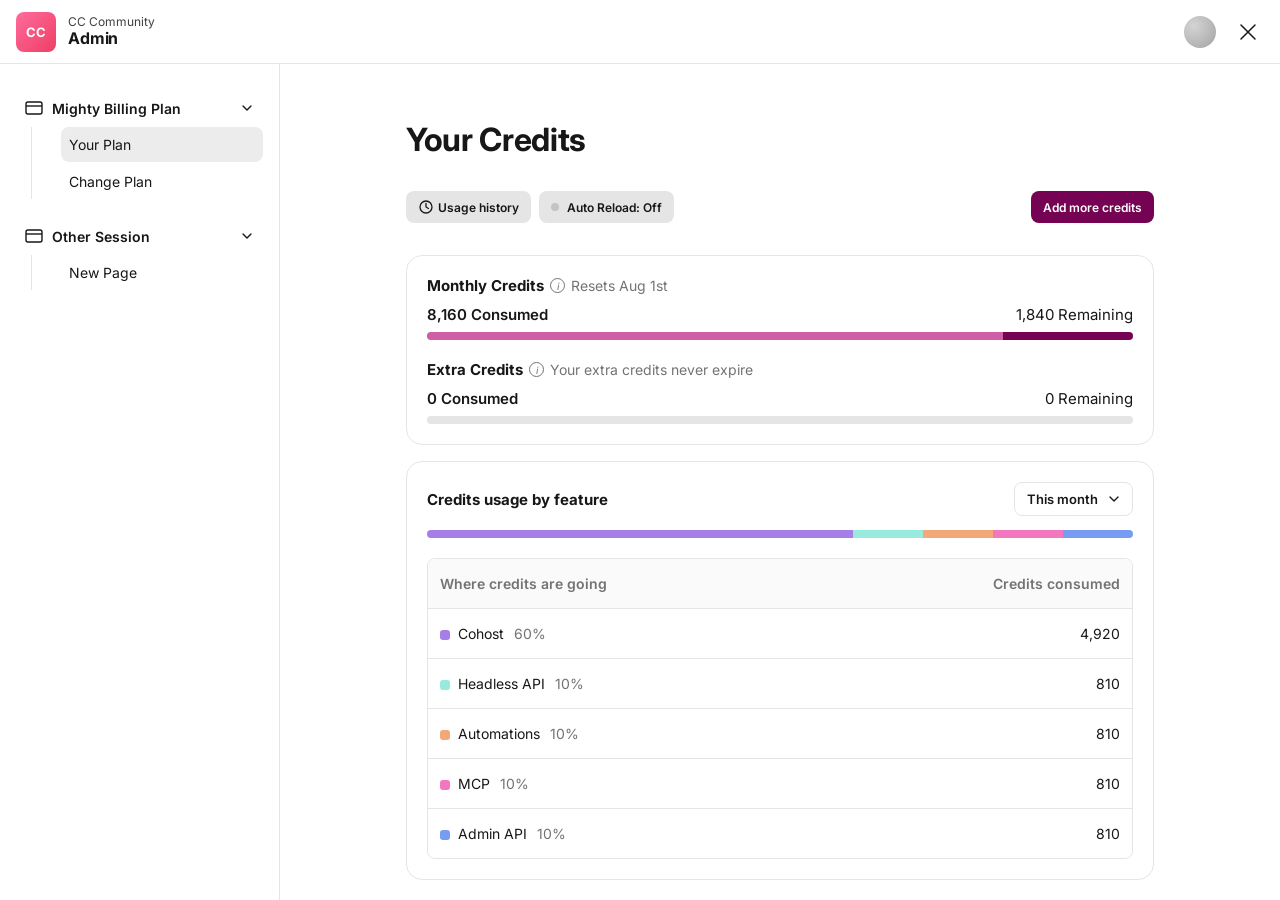
<file: v4.html>
<!DOCTYPE html>
<html lang="en">
<head>
<meta charset="UTF-8">
<meta name="viewport" content="width=device-width, initial-scale=1.0">
<title>Mighty Billing — Credits (V4)</title>
<link rel="preconnect" href="https://fonts.googleapis.com">
<link href="https://fonts.googleapis.com/css2?family=Inter:wght@400;500;600;700&display=swap" rel="stylesheet">
<style>
:root {
  --color-text-primary: #171717;
  --color-text-secondary: #404040;
  --color-text-tertiary: #737373;
  --color-border: #e5e5e5;
  --color-surface: #ffffff;
  --color-surface-secondary: #fafafa;
  --color-fill-secondary: #e5e5e5;
  --color-fill-selected: #ececec;
  --color-border-active: #750252;
  --button-theme: #750252;

  /* Feature breakdown colors */
  --seg-cohost: #a57fe7;
  --seg-headless: #97eadc;
  --seg-automations: #f2a977;
  --seg-mcp: #f277bf;
  --seg-adminapi: #779cf2;

  /* Credit bar (3-color) */
  --credit-empty: #e5e5e5;   /* 0 credits loaded */
  --credit-loaded: #750252;  /* credits loaded (remaining) */
  --credit-spent: #cf5ea6;   /* credits spent */

  --radius-medium: 8px;
  --radius-large: 12px;
}

* { box-sizing: border-box; }

html, body {
  margin: 0;
  height: 100%;
  font-family: 'Inter', -apple-system, BlinkMacSystemFont, 'Segoe UI', sans-serif;
  color: var(--color-text-primary);
  background: var(--color-surface);
}

button, input, select { font-family: inherit; }
a { color: inherit; }

.app { display: flex; flex-direction: column; height: 100vh; }

/* Topbar */
.topbar {
  height: 64px; flex-shrink: 0; display: flex; align-items: center; justify-content: space-between;
  padding: 0 16px; border-bottom: 1px solid var(--color-border);
}
.topbar-left { display: flex; align-items: center; gap: 12px; }
.brand-avatar {
  width: 40px; height: 40px; border-radius: var(--radius-medium);
  background: linear-gradient(135deg, #ff6b9d, #ee3f65);
  color: #fff; display: flex; align-items: center; justify-content: center;
  font-weight: 700; font-size: 13px; letter-spacing: -0.02em;
}
.brand-titles { display: flex; flex-direction: column; line-height: 1.2; }
.brand-sub { font-size: 12px; color: var(--color-text-secondary); }
.brand-main { font-size: 16px; font-weight: 700; letter-spacing: -0.01em; }
.topbar-right { display: flex; align-items: center; gap: 16px; }
.cohost-icon { width: 32px; height: 32px; border-radius: 999px; background: radial-gradient(circle at 30% 30%, #d4d4d4, #a3a3a3); }
.icon-btn {
  width: 32px; height: 32px; border-radius: var(--radius-medium);
  border: none; background: transparent; display: flex; align-items: center; justify-content: center;
  color: var(--color-text-primary); cursor: pointer;
}
.icon-btn:hover { background: var(--color-fill-secondary); }

/* Layout */
.layout { flex: 1; display: flex; min-height: 0; }

/* Sidebar */
.sidebar { width: 280px; flex-shrink: 0; border-right: 1px solid var(--color-border); padding: 9px 16px 64px 16px; overflow-y: auto; }
.nav-group { padding-top: 16px; }
.nav-group-header {
  width: 100%; display: flex; align-items: center; justify-content: space-between;
  gap: 8px; padding: 9px 8px; border-radius: var(--radius-medium);
  background: transparent; border: none; cursor: pointer; font-size: 14px; font-weight: 600; color: var(--color-text-primary);
}
.nav-group-header:hover { background: var(--color-surface-secondary); }
.nav-group-title { display: flex; align-items: center; gap: 8px; }
.chevron { transition: transform .15s ease; flex-shrink: 0; }
.nav-group.collapsed .chevron { transform: rotate(-90deg); }
.nav-group.collapsed .nav-list { display: none; }
.nav-list { list-style: none; margin: 0 0 0 15px; padding: 0 0 0 29px; border-left: 1px solid var(--color-border); }
.nav-link { display: block; padding: 9px 8px; margin: 0 0 2px 0; border-radius: var(--radius-medium); font-size: 14px; text-decoration: none; color: var(--color-text-primary); }
.nav-link:hover { background: var(--color-surface-secondary); }
.nav-link.active { background: var(--color-fill-selected); }

/* Content */
.content { flex: 1; min-width: 0; overflow-y: auto; }
.view { display: none; }
.view.active { display: block; }
#view-processing.active { display: flex; flex-direction: column; min-height: 100%; }

.content-header { display: flex; justify-content: center; padding: 56px 24px 32px; }
.content-header h1 { max-width: 748px; width: 100%; margin: 0; font-size: 32px; font-weight: 700; letter-spacing: -0.01em; }

#view-purchase .content-header,
#view-processing .content-header { justify-content: flex-start; padding-left: 48px; }
#view-purchase .content-header h1,
#view-processing .content-header h1 { max-width: none; width: auto; }
.purchase-header { flex-direction: column; align-items: flex-start; gap: 16px; padding-top: 24px !important; background: var(--color-surface-secondary); border-bottom: 1px solid var(--color-border); }
#view-processing .content-header { background: var(--color-surface-secondary); border-bottom: 1px solid var(--color-border); }
.back-btn { width: 32px; height: 32px; border-radius: var(--radius-medium); border: none; background: transparent; display: flex; align-items: center; justify-content: center; color: var(--color-text-primary); cursor: pointer; margin-left: -6px; }
.back-btn:hover { background: var(--color-fill-secondary); }

.content-body { display: flex; justify-content: center; padding: 0 24px 80px; }
.content-body--credits { flex-direction: column; align-items: center; gap: 16px; }

.actions-row { display: flex; gap: 8px; width: 100%; max-width: 748px; margin-bottom: 16px; }
.btn { display: inline-flex; align-items: center; gap: 4px; padding: 8px 12px; border-radius: var(--radius-medium); border: none; font-size: 12px; font-weight: 600; cursor: pointer; }
.btn-secondary { background: var(--color-fill-secondary); color: var(--color-text-primary); }
.btn-secondary:hover { filter: brightness(0.96); }
.btn-cta { background: var(--button-theme); color: #fff; margin-left: auto; }
.btn-cta:hover { filter: brightness(1.1); }

.card { width: 100%; max-width: 748px; border: 1px solid var(--color-border); border-radius: 16px; padding: 20px; }

/* Credit meter (title + repositioned stat labels + thin 3-color bar) */
.meter { margin-bottom: 20px; }
.meter:last-child { margin-bottom: 0; }
.meter-title-row { display: flex; align-items: center; gap: 6px; margin-bottom: 10px; }
.meter-title { font-size: 15px; font-weight: 700; }
.meter-note { font-size: 14px; color: var(--color-text-tertiary); }
.info-dot {
  width: 15px; height: 15px; border-radius: 50%; border: 1px solid var(--color-text-tertiary); color: var(--color-text-tertiary);
  font-size: 10px; font-style: italic; display: inline-flex; align-items: center; justify-content: center; cursor: default; flex-shrink: 0;
}
.meter-stats { display: flex; align-items: baseline; justify-content: space-between; margin-bottom: 8px; }
.meter-stats span { font-size: 15px; color: var(--color-text-primary); }
.meter-stats .stat-strong { font-weight: 600; }

.tri-bar { height: 8px; border-radius: 999px; background: var(--credit-empty); overflow: hidden; }
.tri-fill { display: flex; height: 100%; width: 0; transition: width 1.1s cubic-bezier(.22,.61,.36,1); position: relative; overflow: hidden; }
.tri-spent { height: 100%; background: var(--credit-spent); flex: 0 0 auto; width: 0; }
.tri-remaining { height: 100%; background: var(--credit-loaded); flex: 1; }
.tri-fill.shine::after {
  content: ""; position: absolute; inset: 0;
  background: linear-gradient(90deg, transparent 0%, rgba(255,255,255,0.65) 50%, transparent 100%);
  transform: translateX(-100%); animation: fill-shine 0.9s ease; pointer-events: none;
}
@keyframes fill-shine { to { transform: translateX(100%); } }

.credit-bump { display: inline-block; transform-origin: right center; animation: credit-bump 1s ease; }
@keyframes credit-bump {
  0% { transform: scale(1); }
  25% { transform: scale(1.22); color: #067647; }
  60% { color: #067647; }
  100% { transform: scale(1); }
}

/* Usage-by-feature card */
.usage-head { display: flex; align-items: center; justify-content: space-between; margin-bottom: 14px; }
.usage-title { font-size: 15px; font-weight: 700; }
.dropdown { position: relative; }
.dropdown-btn {
  display: flex; align-items: center; gap: 8px; border: 1px solid var(--color-border); border-radius: 8px; background: transparent;
  padding: 8px 10px 8px 12px; font-size: 13px; font-weight: 600; cursor: pointer; color: var(--color-text-primary);
}
.dropdown-btn:hover { background: var(--color-surface-secondary); }
.dropdown-chevron { transition: transform .15s ease; }
.dropdown.open .dropdown-chevron { transform: rotate(180deg); }
.dropdown-menu {
  position: absolute; top: calc(100% + 4px); right: 0; z-index: 20;
  min-width: 160px; margin: 0; padding: 4px; list-style: none;
  background: var(--color-surface); border: 1px solid var(--color-border); border-radius: 10px;
  box-shadow: 0 8px 24px rgba(0,0,0,0.12);
  opacity: 0; transform: translateY(-4px); pointer-events: none; transition: opacity .12s ease, transform .12s ease;
}
.dropdown.open .dropdown-menu { opacity: 1; transform: translateY(0); pointer-events: auto; }
.dropdown-item {
  display: flex; align-items: center; justify-content: space-between; gap: 8px;
  padding: 9px 10px; border-radius: 6px; font-size: 13px; font-weight: 600; cursor: pointer; color: var(--color-text-primary);
}
.dropdown-item:hover { background: var(--color-surface-secondary); }
.dropdown-item.selected::after { content: "✓"; color: var(--button-theme); font-size: 12px; }

/* Separate thin usage bar */
.usage-bar { display: flex; height: 8px; margin-bottom: 20px; }
.seg { position: relative; height: 100%; cursor: default; transition: flex-grow .45s ease; }
.seg:first-child { border-top-left-radius: 999px; border-bottom-left-radius: 999px; }
.seg:last-child { border-top-right-radius: 999px; border-bottom-right-radius: 999px; }
/* Invisible taller hover zone so the 4px bar is easy to hover */
.seg::after { content: ""; position: absolute; left: 0; right: 0; top: -12px; bottom: -12px; }
.seg:hover { filter: brightness(0.94); }

.bar-tooltip {
  position: fixed; z-index: 100; background: #171717; color: #fff; font-size: 12px; font-weight: 600;
  padding: 6px 10px; border-radius: 6px; white-space: nowrap; pointer-events: none;
  transform: translate(-50%, -100%); opacity: 0; transition: opacity .1s ease;
}
.bar-tooltip.visible { opacity: 1; }
.bar-tooltip::after { content: ""; position: absolute; top: 100%; left: 50%; transform: translateX(-50%); border: 5px solid transparent; border-top-color: #171717; }

.table-wrap { width: 100%; border: 1px solid var(--color-border); border-radius: 8px; overflow: hidden; }
.usage-table { width: 100%; border-collapse: separate; border-spacing: 0; table-layout: fixed; }
.usage-table th, .usage-table td { width: 50%; }
.usage-table thead th { background: var(--color-surface-secondary); text-align: left; font-size: 14px; font-weight: 600; color: var(--color-text-tertiary); padding: 16px 12px; }
.usage-table thead th.num { text-align: right; }
.usage-table tbody td { padding: 16px 12px; border-top: 1.5px solid var(--color-border); font-size: 14px; }
.usage-table tbody td.num { text-align: right; }
.usage-table .dot { display: inline-block; width: 10px; height: 10px; border-radius: 3px; margin-right: 8px; vertical-align: middle; }
.usage-table .pct { color: var(--color-text-tertiary); margin-left: 6px; }

/* Purchase view */
.purchase-layout { display: flex; align-items: flex-start; }
.purchase-col--left { flex: 1; min-width: 0; background: var(--color-surface-secondary); padding: 48px; display: flex; flex-direction: column; gap: 64px; }
.purchase-col--right { flex: 1; min-width: 0; background: var(--color-surface-secondary); border-left: 1px solid var(--color-border); padding: 48px; align-self: stretch; }
.option-group h2 { font-size: 20px; font-weight: 700; letter-spacing: -0.01em; margin: 0 0 16px; }
.option-group h2.h2-large { font-size: 22px; }
.option-card { display: flex; align-items: center; gap: 24px; width: 100%; background: var(--color-surface); border: 1px solid var(--color-border); border-radius: 12px; padding: 24px 16px; margin-bottom: 8px; cursor: pointer; position: relative; }
.option-card.selected { border: 2px solid var(--color-border-active); padding: 23px 15px; }
.radio { width: 24px; height: 24px; border-radius: 50%; border: 1.5px solid var(--color-border); flex-shrink: 0; }
.option-card.selected .radio { border: 6px solid var(--color-border-active); }
.option-name { font-size: 16px; font-weight: 600; flex: 1; }
.save-chip { background: var(--button-theme); color: #fff; font-size: 12px; padding: 4px 8px; border-radius: 4px; margin-right: 8px; white-space: nowrap; }
.option-price { display: flex; align-items: center; gap: 8px; font-size: 16px; font-weight: 600; white-space: nowrap; }
.price-strike { text-decoration: line-through; color: rgba(46,46,46,0.4); font-weight: 600; }
.payment-card { background: var(--color-surface); border: 2px solid var(--color-border); border-radius: 12px; padding: 16px; display: flex; flex-direction: column; gap: 24px; }
.payment-card h3 { font-size: 20px; font-weight: 700; letter-spacing: -0.01em; margin: 0; }
.pay-tabs { display: flex; gap: 16px; }
.pay-tab { flex: 1; height: 100px; border-radius: 8px; border: 1px solid var(--color-border); background: var(--color-surface); font-size: 16px; cursor: pointer; color: var(--color-text-primary); }
.pay-tab.selected { border: 1px solid var(--color-border-active); box-shadow: 0 2px 4px rgba(0,0,0,0.1); }
.field { display: flex; flex-direction: column; gap: 8px; flex: 1; }
.field-row { display: flex; gap: 16px; }
.field label { font-size: 16px; font-weight: 600; }
.field input, .field select { height: 48px; border: 1.5px solid var(--color-border); border-radius: 8px; padding: 0 16px; font-size: 16px; color: var(--color-text-primary); background: var(--color-surface); }
.field input:focus, .field select:focus { outline: none; border-color: var(--color-border-active); }
.checkbox-row { display: flex; align-items: center; gap: 24px; font-size: 14px; }
.checkbox-row input { width: 24px; height: 24px; accent-color: var(--button-theme); }
.fineprint { font-size: 14px; color: var(--color-text-tertiary); margin: 0; }
.summary-card { max-width: 460px; display: flex; flex-direction: column; gap: 8px; }
.summary-card hr { border: none; border-top: 1px solid var(--color-border); margin: 8px 0; }
.summary-line { display: flex; justify-content: space-between; align-items: baseline; font-size: 14px; font-weight: 600; }
.summary-line--main { font-size: 20px; font-weight: 700; letter-spacing: -0.01em; }
.summary-line--total { font-size: 20px; font-weight: 700; letter-spacing: -0.01em; margin-top: 8px; }
.btn-pay { width: 100%; height: 48px; border-radius: 12px; background: var(--button-theme); color: #fff; font-size: 16px; font-weight: 600; border: none; cursor: pointer; margin: 16px 0 24px; justify-content: center; }
.btn-pay:hover { filter: brightness(1.1); }
.legal { font-size: 14px; color: var(--color-text-primary); line-height: 18px; margin: 0 0 16px; }
.legal a { text-decoration: underline; }

/* Processing */
.processing-body { flex: 1; display: flex; flex-direction: column; align-items: center; justify-content: center; gap: 24px; padding: 140px 24px; background: var(--color-surface-secondary); min-height: 500px; }
.spinner { width: 32px; height: 32px; border-radius: 50%; border: 3px solid var(--color-border); border-top-color: var(--color-text-tertiary); animation: spin 0.8s linear infinite; }
@keyframes spin { to { transform: rotate(360deg); } }
.processing-text { font-size: 18px; font-weight: 700; margin: 0; }

/* Add credits modal */
.modal-overlay {
  position: fixed; inset: 0; z-index: 1000;
  display: flex; align-items: center; justify-content: center; padding: 24px;
  background: rgba(23,23,23,0.45);
  opacity: 0; visibility: hidden; transition: opacity .18s ease, visibility .18s ease;
}
.modal-overlay.open { opacity: 1; visibility: visible; }
.modal {
  position: relative; width: 100%; max-width: 560px;
  background: var(--color-surface); border-radius: 24px; padding: 32px;
  box-shadow: 0 24px 60px rgba(0,0,0,0.24);
  transform: translateY(10px) scale(.98); transition: transform .18s ease;
}
.modal-overlay.open .modal { transform: none; }
.modal-close {
  position: absolute; top: 26px; right: 26px; width: 32px; height: 32px;
  border: none; background: transparent; border-radius: var(--radius-medium);
  display: flex; align-items: center; justify-content: center; color: var(--color-text-primary); cursor: pointer;
}
.modal-close:hover { background: var(--color-fill-secondary); }
.modal-title { font-size: 28px; font-weight: 700; letter-spacing: -0.01em; margin: 0 0 12px; }
.modal-sub { font-size: 16px; line-height: 1.4; color: var(--color-text-secondary); margin: 0 0 24px; }

.amount-grid { display: grid; grid-template-columns: repeat(4, 1fr); gap: 12px; margin-bottom: 16px; }
.amount-pill {
  height: 76px; border: 1px solid var(--color-border); border-radius: 12px; background: var(--color-surface);
  font-size: 20px; font-weight: 700; color: var(--color-text-primary); cursor: pointer;
  display: flex; align-items: center; justify-content: center; transition: border-color .12s ease, background .12s ease;
}
.amount-pill:hover { border-color: #c9c9c9; }
.amount-other { color: var(--color-text-tertiary); }
.amount-pill.selected { border: 2px solid var(--color-border-active); background: rgba(117,2,82,0.06); color: var(--color-border-active); }

.other-wrap { margin-bottom: 16px; }
.other-wrap input {
  width: 100%; height: 56px; border: 1.5px solid var(--color-border); border-radius: 12px;
  padding: 0 16px; font-size: 18px; font-weight: 600; color: var(--color-text-primary); background: var(--color-surface);
}
.other-wrap input:focus { outline: none; border-color: var(--color-border-active); }

.modal-summary { background: var(--color-surface-secondary); border-radius: 12px; padding: 20px 24px; margin-bottom: 16px; }
.msum-row { display: flex; align-items: baseline; justify-content: space-between; font-size: 17px; color: var(--color-text-secondary); }
.msum-row + .msum-row { margin-top: 12px; }
.modal-summary hr { border: none; border-top: 1px solid var(--color-border); margin: 16px 0; }
.msum-total { color: var(--color-text-primary); }
.msum-total span:first-child { font-size: 20px; font-weight: 600; }
.msum-total span:last-child { font-size: 28px; font-weight: 700; letter-spacing: -0.01em; }

.payment-method {
  display: flex; align-items: center; justify-content: space-between;
  background: var(--color-surface-secondary); border-radius: 12px; padding: 16px 20px; margin-bottom: 24px;
}
.pm-label { font-size: 16px; font-weight: 700; }
.pm-right { display: flex; align-items: center; gap: 12px; }
.stripe-badge {
  display: inline-flex; align-items: center; gap: 8px;
  background: #e3f8ee; color: #0a7d4d; font-size: 15px; font-weight: 700;
  padding: 6px 12px; border-radius: 8px;
}
.stripe-icon {
  width: 20px; height: 20px; border-radius: 5px; background: #00c46a; color: #fff;
  display: inline-flex; align-items: center; justify-content: center; font-size: 13px; font-weight: 700;
}
.pm-edit { border: none; background: transparent; color: var(--color-text-secondary); cursor: pointer; display: flex; padding: 4px; border-radius: 6px; }
.pm-edit:hover { background: var(--color-fill-secondary); }

.modal-buy {
  width: 100%; height: 56px; border: none; border-radius: 12px;
  background: var(--button-theme); color: #fff; font-size: 18px; font-weight: 700; cursor: pointer;
}
.modal-buy:hover { filter: brightness(1.1); }
.modal-buy:disabled { opacity: 0.5; cursor: not-allowed; filter: none; }

.btn-toggle { gap: 8px; }
.ar-dot { width: 8px; height: 8px; border-radius: 50%; background: #c4c4c4; flex-shrink: 0; }
.ar-dot.on { background: #9dc63f; }

.ar-field { margin-bottom: 20px; }
.ar-field label { display: block; font-size: 16px; font-weight: 700; margin-bottom: 8px; }
.ar-field input {
  width: 100%; height: 56px; border: 1.5px solid var(--color-border); border-radius: 12px;
  padding: 0 16px; font-size: 18px; color: var(--color-text-primary); background: var(--color-surface);
}
.ar-field input:focus { outline: none; border-color: var(--color-border-active); }
.ar-card-line {
  display: flex; align-items: center; justify-content: space-between; gap: 12px;
  background: var(--color-surface-secondary); border: 1px solid var(--color-border); border-radius: 12px;
  padding: 18px 20px; margin-bottom: 24px; font-size: 16px; font-weight: 700;
}
.ar-card-digits { letter-spacing: 2px; }
.ar-primary { margin-bottom: 12px; }
.ar-cancel {
  width: 100%; height: 56px; border: none; border-radius: 12px;
  background: var(--color-fill-secondary); color: var(--color-text-primary); font-size: 16px; font-weight: 700; cursor: pointer;
}
.ar-cancel:hover { filter: brightness(0.96); }

/* Credit usage history modal */
.modal--history { padding: 0; display: flex; flex-direction: column; max-height: 86vh; }
.modal--history .modal-close { top: 28px; right: 28px; }
.hist-head { padding: 32px 32px 0; }
.hist-head .modal-title { margin-bottom: 16px; }
.hist-head .modal-sub { margin-bottom: 20px; }
.hist-filters { display: flex; gap: 12px; padding-bottom: 24px; }
.hist-filters .dropdown-btn { font-size: 15px; padding: 10px 14px; }

.hist-list { flex: 1; overflow-y: auto; padding: 0 32px; }
.hist-group { font-size: 15px; font-weight: 600; color: var(--color-text-tertiary); margin: 20px 0 4px; }
.hist-group:first-child { margin-top: 0; }
.hist-item { display: flex; align-items: center; gap: 16px; padding: 14px 0; }
.hist-icon {
  width: 40px; height: 40px; border-radius: 50%; flex-shrink: 0;
  display: flex; align-items: center; justify-content: center;
  background: #f0f0f0; color: var(--color-text-secondary);
}
.hist-icon--orb { background: radial-gradient(circle at 34% 28%, #9ff4de 0%, #1fc4a2 45%, #0f9c81 100%); }
.hist-icon--pay { background: #e3f8ee; color: #0a7d4d; }
.hist-body { flex: 1; min-width: 0; }
.hist-title { font-size: 17px; font-weight: 700; line-height: 1.3; }
.hist-time { font-size: 15px; color: var(--color-text-tertiary); margin-top: 2px; }
.hist-amount { font-size: 18px; font-weight: 700; white-space: nowrap; }
.hist-amount.neg { color: #c0322b; }
.hist-amount.pos { color: #067647; }

.hist-footer {
  display: flex; align-items: center; justify-content: space-between;
  padding: 20px 32px; border-top: 1px solid var(--color-border);
}
.hist-count { font-size: 15px; color: var(--color-text-tertiary); }
.hist-export { border: none; background: transparent; font-size: 16px; font-weight: 700; color: var(--color-text-primary); cursor: pointer; padding: 4px; }
.hist-export:hover { text-decoration: underline; }

.modal-processing { display: none; flex-direction: column; align-items: center; justify-content: center; gap: 24px; padding: 72px 24px; min-height: 380px; }
.modal.processing .modal-body { display: none; }
.modal.processing .modal-close { display: none; }
.modal.processing .modal-processing { display: flex; }

@media (max-width: 600px) {
  .amount-grid { grid-template-columns: repeat(2, 1fr); }
}

@media (max-width: 900px) {
  .sidebar { display: none; }
  .purchase-layout { flex-direction: column; }
  .purchase-col--right { border-left: none; border-top: 1px solid var(--color-border); }
}
</style>
</head>
<body>
  <div class="app">

    <header class="topbar">
      <div class="topbar-left">
        <div class="brand-avatar">CC</div>
        <div class="brand-titles">
          <span class="brand-sub">CC Community</span>
          <span class="brand-main">Admin</span>
        </div>
      </div>
      <div class="topbar-right">
        <div class="cohost-icon" aria-hidden="true"></div>
        <button class="icon-btn" id="closeBtn" title="Back to Your Credits" aria-label="Close">
          <svg width="16" height="16" viewBox="0 0 16 16" fill="none"><path d="M1 1L15 15M15 1L1 15" stroke="currentColor" stroke-width="1.5" stroke-linecap="round"/></svg>
        </button>
      </div>
    </header>

    <div class="layout">
      <aside class="sidebar">
        <nav class="nav-group">
          <button class="nav-group-header">
            <span class="nav-group-title">
              <svg width="20" height="20" viewBox="0 0 20 20" fill="none"><rect x="2" y="4" width="16" height="12" rx="2" stroke="currentColor" stroke-width="1.4"/><path d="M2 8H18" stroke="currentColor" stroke-width="1.4"/></svg>
              Mighty Billing Plan
            </span>
            <svg class="chevron" width="16" height="16" viewBox="0 0 16 16" fill="none"><path d="M4 6L8 10L12 6" stroke="currentColor" stroke-width="1.4" stroke-linecap="round" stroke-linejoin="round"/></svg>
          </button>
          <ul class="nav-list">
            <li><a href="#" class="nav-link active">Your Plan</a></li>
            <li><a href="#" class="nav-link">Change Plan</a></li>
          </ul>
        </nav>
        <nav class="nav-group">
          <button class="nav-group-header">
            <span class="nav-group-title">
              <svg width="20" height="20" viewBox="0 0 20 20" fill="none"><rect x="2" y="4" width="16" height="12" rx="2" stroke="currentColor" stroke-width="1.4"/><path d="M2 8H18" stroke="currentColor" stroke-width="1.4"/></svg>
              Other Session
            </span>
            <svg class="chevron" width="16" height="16" viewBox="0 0 16 16" fill="none"><path d="M4 6L8 10L12 6" stroke="currentColor" stroke-width="1.4" stroke-linecap="round" stroke-linejoin="round"/></svg>
          </button>
          <ul class="nav-list">
            <li><a href="#" class="nav-link">New Page</a></li>
          </ul>
        </nav>
      </aside>

      <main class="content">

        <!-- VIEW 1: Your Credits -->
        <section class="view active" id="view-credits">
          <div class="content-header"><h1>Your Credits</h1></div>
          <div class="content-body content-body--credits">
            <div class="actions-row">
              <button class="btn btn-secondary" id="usageHistoryBtn">
                <svg width="16" height="16" viewBox="0 0 16 16" fill="none"><circle cx="8" cy="8" r="6" stroke="currentColor" stroke-width="1.3"/><path d="M8 4.5V8L10.5 9.5" stroke="currentColor" stroke-width="1.3" stroke-linecap="round"/></svg>
                Usage history
              </button>
              <button class="btn btn-secondary btn-toggle" id="autoReloadBtn">
                <span class="ar-dot" id="arDot"></span>
                <span id="arLabel">Auto Reload: Off</span>
              </button>
              <button class="btn btn-cta" id="addCreditsBtn">Add more credits</button>
            </div>

            <!-- Card 1: Credit balances -->
            <div class="card">
              <div class="meter">
                <div class="meter-title-row">
                  <span class="meter-title">Monthly Credits</span>
                  <span class="info-dot" title="Resets Aug 1st">i</span>
                  <span class="meter-note">Resets Aug 1st</span>
                </div>
                <div class="meter-stats">
                  <span class="stat-strong" id="monthlyConsumed">8,160 Consumed</span>
                  <span id="monthlyRemaining">1,840 Remaining</span>
                </div>
                <div class="tri-bar">
                  <div class="tri-fill" id="monthlyFill">
                    <div class="tri-spent" id="monthlySpent"></div>
                    <div class="tri-remaining"></div>
                  </div>
                </div>
              </div>

              <div class="meter">
                <div class="meter-title-row">
                  <span class="meter-title">Extra Credits</span>
                  <span class="info-dot" title="Your extra credits never expire">i</span>
                  <span class="meter-note">Your extra credits never expire</span>
                </div>
                <div class="meter-stats">
                  <span class="stat-strong" id="extraConsumed">0 Consumed</span>
                  <span id="extraRemaining">0 Remaining</span>
                </div>
                <div class="tri-bar">
                  <div class="tri-fill" id="extraFill">
                    <div class="tri-spent" id="extraSpent"></div>
                    <div class="tri-remaining"></div>
                  </div>
                </div>
              </div>
            </div>

            <!-- Card 2: Credits usage by feature -->
            <div class="card">
              <div class="usage-head">
                <span class="usage-title">Credits usage by feature</span>
                <div class="dropdown" id="periodDropdown">
                  <button class="dropdown-btn" id="periodBtn" aria-haspopup="listbox" aria-expanded="false">
                    <span id="periodLabel">This month</span>
                    <svg class="dropdown-chevron" width="16" height="16" viewBox="0 0 16 16" fill="none"><path d="M4 6L8 10L12 6" stroke="currentColor" stroke-width="1.4" stroke-linecap="round" stroke-linejoin="round"/></svg>
                  </button>
                  <ul class="dropdown-menu" id="periodMenu" role="listbox">
                    <li role="option" class="dropdown-item selected" data-period="month">This month</li>
                    <li role="option" class="dropdown-item" data-period="week">This week</li>
                    <li role="option" class="dropdown-item" data-period="today">Today</li>
                  </ul>
                </div>
              </div>
              <div class="usage-bar">
                <div class="seg" data-feature="cohost" style="flex: 4920 0 0; background: var(--seg-cohost)" data-label="Cohost" data-value="4,920"></div>
                <div class="seg" data-feature="headless" style="flex: 810 0 0; background: var(--seg-headless)" data-label="Headless API" data-value="810"></div>
                <div class="seg" data-feature="automations" style="flex: 810 0 0; background: var(--seg-automations)" data-label="Automations" data-value="810"></div>
                <div class="seg" data-feature="mcp" style="flex: 810 0 0; background: var(--seg-mcp)" data-label="MCP" data-value="810"></div>
                <div class="seg" data-feature="adminapi" style="flex: 810 0 0; background: var(--seg-adminapi)" data-label="Admin API" data-value="810"></div>
              </div>
              <div class="table-wrap">
                <table class="usage-table">
                  <thead>
                    <tr><th>Where credits are going</th><th class="num">Credits consumed</th></tr>
                  </thead>
                  <tbody>
                    <tr data-feature="cohost"><td><span class="dot" style="background:var(--seg-cohost)"></span>Cohost <span class="pct">60%</span></td><td class="num">4,920</td></tr>
                    <tr data-feature="headless"><td><span class="dot" style="background:var(--seg-headless)"></span>Headless API <span class="pct">10%</span></td><td class="num">810</td></tr>
                    <tr data-feature="automations"><td><span class="dot" style="background:var(--seg-automations)"></span>Automations <span class="pct">10%</span></td><td class="num">810</td></tr>
                    <tr data-feature="mcp"><td><span class="dot" style="background:var(--seg-mcp)"></span>MCP <span class="pct">10%</span></td><td class="num">810</td></tr>
                    <tr data-feature="adminapi"><td><span class="dot" style="background:var(--seg-adminapi)"></span>Admin API <span class="pct">10%</span></td><td class="num">810</td></tr>
                  </tbody>
                </table>
              </div>
            </div>
          </div>
        </section>

        <!-- VIEW 2: Add more credits -->
        <section class="view" id="view-purchase">
          <div class="content-header purchase-header">
            <button class="back-btn" id="backBtn" aria-label="Back">
              <svg width="20" height="20" viewBox="0 0 20 20" fill="none"><path d="M12 4L6 10L12 16" stroke="currentColor" stroke-width="1.6" stroke-linecap="round" stroke-linejoin="round"/></svg>
            </button>
            <h1>Add more credits</h1>
          </div>
          <div class="purchase-layout">
            <div class="purchase-col purchase-col--left">
              <div class="option-group">
                <h2>Credits</h2>
                <label class="option-card selected" data-price="10" data-credits="1000">
                  <span class="radio"></span>
                  <span class="option-name">1,000 credits</span>
                  <span class="option-price"><span class="price-final">$10</span></span>
                  <input type="radio" name="credits" value="1000" checked hidden>
                </label>
                <label class="option-card" data-price="45" data-credits="5000">
                  <span class="radio"></span>
                  <span class="option-name">5,000 credits</span>
                  <span class="option-price"><span class="price-strike">$50</span><span class="price-final">$45</span></span>
                  <input type="radio" name="credits" value="5000" hidden>
                </label>
                <label class="option-card" data-price="75" data-credits="10000">
                  <span class="radio"></span>
                  <span class="option-name">10,000 credits</span>
                  <span class="save-chip">Save 30%</span>
                  <span class="option-price"><span class="price-strike">$100</span><span class="price-final">$75</span></span>
                  <input type="radio" name="credits" value="10000" hidden>
                </label>
              </div>

              <div class="option-group">
                <h2>Recurrence</h2>
                <label class="option-card selected" data-billed="Billed Once">
                  <span class="radio"></span>
                  <span class="option-name">One time purchase</span>
                  <input type="radio" name="recurrence" value="once" checked hidden>
                </label>
                <label class="option-card" data-billed="Billed Monthly">
                  <span class="radio"></span>
                  <span class="option-name">Every Month</span>
                  <input type="radio" name="recurrence" value="monthly" hidden>
                </label>
                <label class="option-card" data-billed="Billed Quarterly">
                  <span class="radio"></span>
                  <span class="option-name">Every Quarter</span>
                  <input type="radio" name="recurrence" value="quarterly" hidden>
                </label>
              </div>

              <div class="option-group">
                <h2 class="h2-large">Payment Method</h2>
                <div class="payment-card">
                  <h3>Credit Card</h3>
                  <div class="pay-tabs">
                    <button class="pay-tab selected" data-tab="card">Card</button>
                    <button class="pay-tab" data-tab="gpay">Google Pay</button>
                  </div>
                  <div class="field">
                    <label>Card Number</label>
                    <input type="text" placeholder="1234 1234 1234 1234">
                  </div>
                  <div class="field-row">
                    <div class="field"><label>Expiration Date</label><input type="text" placeholder="03/29"></div>
                    <div class="field"><label>Security Code</label><input type="text" placeholder="123"></div>
                  </div>
                  <div class="field-row">
                    <div class="field"><label>Country</label>
                      <select><option>United States</option><option>Canada</option><option>United Kingdom</option></select>
                    </div>
                    <div class="field"><label>Zip Code</label><input type="text" placeholder="1231234"></div>
                  </div>
                  <label class="checkbox-row">
                    <input type="checkbox" checked>
                    <span>Save payment details for future purchases</span>
                  </label>
                  <p class="fineprint">By providing your card information, you allow {Network Name} to charge your card for future payments in accordance with their terms.</p>
                </div>
              </div>
            </div>

            <div class="purchase-col purchase-col--right">
              <div class="summary-card">
                <div class="summary-line summary-line--main">
                  <span id="summaryCreditsLabel">1,000 credits</span>
                  <span id="summaryCreditsPrice">$10</span>
                </div>
                <div class="summary-line"><span id="summaryBilledLabel">Billed Once</span></div>
                <hr>
                <div class="summary-line"><span>Subtotal</span><span id="summarySubtotal">$10</span></div>
                <div class="summary-line"><span>Tax</span><span>$0.00</span></div>
                <hr>
                <div class="summary-line summary-line--total"><span>Total Due Today</span><span id="summaryTotal">$10</span></div>
                <button class="btn btn-pay" id="payBtn">Pay <span id="payAmount">$10</span></button>
                <p class="legal">Cancel any time. Your subscription will auto-renew at $1 USD, and your account will be charged for renewal within 24-hours before the end of the current period. You authorize Mighty Networks to send instructions to the financial institution that issued your card to take payments from your account in accordance with the terms of your agreement with us. You can manage your subscription in Personal Settings &gt; Plans and Access.</p>
                <p class="legal">Mighty Networks <a href="https://www.mightynetworks.com/terms-of-use" target="_blank" rel="noopener">Terms of Use</a> and <a href="https://www.mightynetworks.com/privacy-policy" target="_blank" rel="noopener">Privacy Policy</a>.</p>
              </div>
            </div>
          </div>
        </section>

        <!-- VIEW 3: Processing -->
        <section class="view" id="view-processing">
          <div class="content-header"><h1>Add more credits</h1></div>
          <div class="processing-body">
            <div class="spinner" aria-hidden="true"></div>
            <p class="processing-text">Processing Payment</p>
          </div>
        </section>

      </main>
    </div>
  </div>

  <!-- Add credits modal -->
  <div class="modal-overlay" id="creditModal">
    <div class="modal" role="dialog" aria-modal="true" aria-labelledby="modalTitle">
      <button class="modal-close" id="modalClose" aria-label="Close">
        <svg width="18" height="18" viewBox="0 0 16 16" fill="none"><path d="M1 1L15 15M15 1L1 15" stroke="currentColor" stroke-width="1.5" stroke-linecap="round"/></svg>
      </button>
      <div class="modal-body">
      <h2 class="modal-title" id="modalTitle">Add credits</h2>
      <p class="modal-sub">Lorem ipsum odor amet, consectetuer adipiscing elit. Volutpat egestas ac quisque risus ad primis elit per.</p>

      <div class="amount-grid">
        <button class="amount-pill selected" data-credits="1000" data-price="10">1000</button>
        <button class="amount-pill" data-credits="5000" data-price="45">5000</button>
        <button class="amount-pill" data-credits="10000" data-price="75">10000</button>
        <button class="amount-pill amount-other" data-other="true">Other</button>
      </div>

      <div class="other-wrap" id="otherWrap" hidden>
        <input type="number" id="otherInput" min="1" step="100" placeholder="Enter amount of credits">
      </div>

      <div class="modal-summary">
        <div class="msum-row"><span>Usage credits</span><span id="mUsageCredits">1000</span></div>
        <div class="msum-row"><span>Estimated tax</span><span>$0.00</span></div>
        <hr>
        <div class="msum-row msum-total"><span>Total due</span><span id="mTotal">$10.00</span></div>
      </div>

      <div class="payment-method">
        <span class="pm-label">Payment method</span>
        <span class="pm-right">
          <span class="stripe-badge"><span class="stripe-icon">›</span> Link by Stripe</span>
          <button class="pm-edit" aria-label="Edit payment method">
            <svg width="18" height="18" viewBox="0 0 20 20" fill="none"><path d="M13.5 3.5L16.5 6.5L7 16H4V13L13.5 3.5Z" stroke="currentColor" stroke-width="1.4" stroke-linejoin="round"/></svg>
          </button>
        </span>
      </div>

      <button class="modal-buy" id="modalBuy">Buy 1000 credits</button>
      </div>

      <div class="modal-processing">
        <div class="spinner" aria-hidden="true"></div>
        <p class="processing-text">Processing Payment</p>
      </div>
    </div>
  </div>

  <!-- Auto-reload modal -->
  <div class="modal-overlay" id="autoReloadModal">
    <div class="modal">
      <button class="modal-close" id="arClose" aria-label="Close">
        <svg width="18" height="18" viewBox="0 0 16 16" fill="none"><path d="M1 1L15 15M15 1L1 15" stroke="currentColor" stroke-width="1.5" stroke-linecap="round"/></svg>
      </button>
      <h2 class="modal-title" id="arTitle">Turn on auto-reload</h2>
      <p class="modal-sub" id="arSub">Avoid service disruptions by automatically topping up credits when you balance runs low.</p>

      <div class="ar-field">
        <label for="arThreshold">When credit balance reaches:</label>
        <input type="number" id="arThreshold" min="0" step="100" placeholder="1000">
      </div>
      <div class="ar-field">
        <label for="arTopup">Bring credits balance back up to:</label>
        <input type="number" id="arTopup" min="0" step="100" placeholder="3000">
      </div>

      <div class="ar-card-line">
        <span>Credits will be charged to card ending with</span>
        <span class="ar-card-digits">**** </span>
      </div>

      <button class="modal-buy ar-primary" id="arPrimary">Turn on</button>
      <button class="ar-cancel" id="arCancel">Cancel</button>
    </div>
  </div>

  <!-- Credit usage history modal -->
  <div class="modal-overlay" id="historyModal">
    <div class="modal modal--history">
      <button class="modal-close" id="histClose" aria-label="Close">
        <svg width="18" height="18" viewBox="0 0 16 16" fill="none"><path d="M1 1L15 15M15 1L1 15" stroke="currentColor" stroke-width="1.5" stroke-linecap="round"/></svg>
      </button>
      <div class="hist-head">
        <h2 class="modal-title">Credit usage history</h2>
        <p class="modal-sub">Lorem ipsum odor amet, consectetuer adipiscing elit. Volutpat egestas ac quisque risus ad primis elit per.</p>
        <div class="hist-filters">
          <button class="dropdown-btn">All features <svg width="16" height="16" viewBox="0 0 16 16" fill="none"><path d="M4 6L8 10L12 6" stroke="currentColor" stroke-width="1.4" stroke-linecap="round" stroke-linejoin="round"/></svg></button>
          <button class="dropdown-btn">This month <svg width="16" height="16" viewBox="0 0 16 16" fill="none"><path d="M4 6L8 10L12 6" stroke="currentColor" stroke-width="1.4" stroke-linecap="round" stroke-linejoin="round"/></svg></button>
        </div>
      </div>

      <div class="hist-list">
        <div class="hist-group">Today</div>
        <div class="hist-item">
          <span class="hist-icon hist-icon--orb"></span>
          <div class="hist-body"><div class="hist-title">Cohost — drafted 3 posts</div><div class="hist-time">2:14 PM</div></div>
          <div class="hist-amount neg">-120</div>
        </div>
        <div class="hist-item">
          <span class="hist-icon"><svg width="20" height="20" viewBox="0 0 20 20" fill="none"><path d="M4 6l3 3-3 3" stroke="currentColor" stroke-width="1.5" stroke-linecap="round" stroke-linejoin="round"/><path d="M10 14h5" stroke="currentColor" stroke-width="1.5" stroke-linecap="round"/></svg></span>
          <div class="hist-body"><div class="hist-title">REST API — 240 calls</div><div class="hist-time">11:02 AM</div></div>
          <div class="hist-amount neg">-48</div>
        </div>

        <div class="hist-group">Yesterday</div>
        <div class="hist-item">
          <span class="hist-icon hist-icon--pay"><svg width="20" height="20" viewBox="0 0 20 20" fill="none"><rect x="2.5" y="5" width="15" height="10" rx="2" stroke="currentColor" stroke-width="1.5"/><path d="M2.5 8.5h15" stroke="currentColor" stroke-width="1.5"/></svg></span>
          <div class="hist-body"><div class="hist-title">Purchased 5,000 credits</div><div class="hist-time">9:40 AM · Visa ending 4242</div></div>
          <div class="hist-amount pos">+5,000</div>
        </div>
        <div class="hist-item">
          <span class="hist-icon"><svg width="20" height="20" viewBox="0 0 20 20" fill="none"><path d="M7 3.5l1 2.5 2.5 1L8 8l-1 2.5L6 8 3.5 7 6 6z" stroke="currentColor" stroke-width="1.3" stroke-linejoin="round"/><path d="M13.5 9.5l.7 1.8 1.8.7-1.8.7-.7 1.8-.7-1.8-1.8-.7 1.8-.7z" stroke="currentColor" stroke-width="1.3" stroke-linejoin="round"/></svg></span>
          <div class="hist-body"><div class="hist-title">People Magic — generated landing page</div><div class="hist-time">4:55 PM</div></div>
          <div class="hist-amount neg">-310</div>
        </div>
        <div class="hist-item">
          <span class="hist-icon hist-icon--orb"></span>
          <div class="hist-body"><div class="hist-title">Cohost — answered 12 member questions</div><div class="hist-time">1:18 PM</div></div>
          <div class="hist-amount neg">-96</div>
        </div>

        <div class="hist-group">Jun 27</div>
        <div class="hist-item">
          <span class="hist-icon"><svg width="20" height="20" viewBox="0 0 20 20" fill="none"><rect x="6" y="6" width="8" height="8" rx="1.5" stroke="currentColor" stroke-width="1.5"/><path d="M8.5 3.5v2M11.5 3.5v2M8.5 14.5v2M11.5 14.5v2M3.5 8.5h2M3.5 11.5h2M14.5 8.5h2M14.5 11.5h2" stroke="currentColor" stroke-width="1.5" stroke-linecap="round"/></svg></span>
          <div class="hist-body"><div class="hist-title">MCP — 18 tool calls via Claude.ai</div><div class="hist-time">3:30 PM</div></div>
          <div class="hist-amount neg">-54</div>
        </div>
      </div>

      <div class="hist-footer">
        <span class="hist-count">Showing 6 of 84 events</span>
        <button class="hist-export">Export CSV</button>
      </div>
    </div>
  </div>

  <script>
  (function () {
    const views = {
      credits: document.getElementById('view-credits'),
      purchase: document.getElementById('view-purchase'),
      processing: document.getElementById('view-processing'),
    };
    function showView(name) {
      Object.values(views).forEach((v) => v.classList.remove('active'));
      views[name].classList.add('active');
      document.querySelector('.content').scrollTo(0, 0);
    }

    document.querySelectorAll('.nav-group-header').forEach((header) => {
      header.addEventListener('click', () => header.closest('.nav-group').classList.toggle('collapsed'));
    });

    function formatCredits(n) { return n.toLocaleString('en-US'); }

    // Floating tooltip for the usage breakdown segments
    const tooltip = document.createElement('div');
    tooltip.className = 'bar-tooltip';
    document.body.appendChild(tooltip);
    document.querySelectorAll('.seg[data-label]').forEach((seg) => {
      seg.addEventListener('mouseenter', () => {
        tooltip.textContent = `${seg.dataset.label}: ${seg.dataset.value}`;
        tooltip.classList.add('visible');
        const rect = seg.getBoundingClientRect();
        tooltip.style.left = rect.left + rect.width / 2 + 'px';
        tooltip.style.top = rect.top - 10 + 'px';
      });
      seg.addEventListener('mouseleave', () => tooltip.classList.remove('visible'));
    });

    // --- Credits usage by feature: per-period data (made-up) ---
    const USAGE_DATA = {
      month: { cohost: 4920, headless: 810, automations: 810, mcp: 810, adminapi: 810 },
      week:  { cohost: 720,  headless: 400, automations: 240, mcp: 160, adminapi: 80 },
      today: { cohost: 210,  headless: 120, automations: 90,  mcp: 50,  adminapi: 30 },
    };
    const FEATURES = ['cohost', 'headless', 'automations', 'mcp', 'adminapi'];

    function renderUsage(period) {
      const data = USAGE_DATA[period];
      const total = FEATURES.reduce((sum, k) => sum + data[k], 0);
      FEATURES.forEach((key) => {
        const value = data[key];
        const pct = total > 0 ? Math.round((value / total) * 100) : 0;
        const seg = document.querySelector(`.seg[data-feature="${key}"]`);
        if (seg) {
          seg.style.flexGrow = value;
          seg.dataset.value = formatCredits(value);
        }
        const row = document.querySelector(`.usage-table tr[data-feature="${key}"]`);
        if (row) {
          row.querySelector('.pct').textContent = pct + '%';
          row.querySelector('.num').textContent = formatCredits(value);
        }
      });
    }

    // Dropdown behaviour
    const dropdown = document.getElementById('periodDropdown');
    const periodBtn = document.getElementById('periodBtn');
    const periodMenu = document.getElementById('periodMenu');
    const periodLabel = document.getElementById('periodLabel');

    periodBtn.addEventListener('click', (e) => {
      e.stopPropagation();
      const open = dropdown.classList.toggle('open');
      periodBtn.setAttribute('aria-expanded', open ? 'true' : 'false');
    });

    periodMenu.querySelectorAll('.dropdown-item').forEach((item) => {
      item.addEventListener('click', () => {
        periodMenu.querySelectorAll('.dropdown-item').forEach((i) => i.classList.remove('selected'));
        item.classList.add('selected');
        periodLabel.textContent = item.textContent;
        renderUsage(item.dataset.period);
        dropdown.classList.remove('open');
        periodBtn.setAttribute('aria-expanded', 'false');
      });
    });

    document.addEventListener('click', (e) => {
      if (!dropdown.contains(e.target)) {
        dropdown.classList.remove('open');
        periodBtn.setAttribute('aria-expanded', 'false');
      }
    });

    renderUsage('month');

    // --- 3-color credit bar helper ---
    // loaded === 0  -> bar stays gray (empty)
    // loaded > 0    -> fill 100%: spent portion (light) + remaining portion (dark)
    function renderBar(fillEl, spentEl, consumed, loaded) {
      const spentPct = loaded > 0 ? (consumed / loaded) * 100 : 0;
      spentEl.style.width = spentPct + '%';
      fillEl.style.width = loaded > 0 ? '100%' : '0%';
    }

    // --- Monthly (static demo data) ---
    const MONTHLY_CONSUMED = 8160, MONTHLY_TOTAL = 10000;
    const monthlyFill = document.getElementById('monthlyFill');
    const monthlySpent = document.getElementById('monthlySpent');
    requestAnimationFrame(() => renderBar(monthlyFill, monthlySpent, MONTHLY_CONSUMED, MONTHLY_TOTAL));

    // --- Extra (starts empty, grows on purchase) ---
    let extraOwned = 0;        // total loaded
    let extraConsumed = 0;     // spent
    const extraFill = document.getElementById('extraFill');
    const extraSpent = document.getElementById('extraSpent');
    const extraConsumedEl = document.getElementById('extraConsumed');
    const extraRemainingEl = document.getElementById('extraRemaining');

    // --- Purchase form ---
    const creditCards = document.querySelectorAll('.option-card[data-credits]');
    const recurrenceCards = document.querySelectorAll('.option-card[data-billed]');
    const summaryCreditsLabel = document.getElementById('summaryCreditsLabel');
    const summaryCreditsPrice = document.getElementById('summaryCreditsPrice');
    const summaryBilledLabel = document.getElementById('summaryBilledLabel');
    const summarySubtotal = document.getElementById('summarySubtotal');
    const summaryTotal = document.getElementById('summaryTotal');
    const payAmount = document.getElementById('payAmount');

    let selectedCredits = 1000, selectedPrice = 10, selectedBilledLabel = 'Billed Once';

    function updateSummary() {
      summaryCreditsLabel.textContent = `${formatCredits(selectedCredits)} credits`;
      summaryCreditsPrice.textContent = `$${selectedPrice}`;
      summaryBilledLabel.textContent = selectedBilledLabel;
      summarySubtotal.textContent = `$${selectedPrice}`;
      summaryTotal.textContent = `$${selectedPrice}`;
      payAmount.textContent = `$${selectedPrice}`;
    }

    creditCards.forEach((card) => card.addEventListener('click', () => {
      creditCards.forEach((c) => c.classList.remove('selected'));
      card.classList.add('selected');
      card.querySelector('input').checked = true;
      selectedCredits = parseInt(card.dataset.credits, 10);
      selectedPrice = parseInt(card.dataset.price, 10);
      updateSummary();
    }));

    recurrenceCards.forEach((card) => card.addEventListener('click', () => {
      recurrenceCards.forEach((c) => c.classList.remove('selected'));
      card.classList.add('selected');
      card.querySelector('input').checked = true;
      selectedBilledLabel = card.dataset.billed;
      updateSummary();
    }));

    document.querySelectorAll('.pay-tab').forEach((tab) => tab.addEventListener('click', () => {
      document.querySelectorAll('.pay-tab').forEach((t) => t.classList.remove('selected'));
      tab.classList.add('selected');
    }));

    document.getElementById('closeBtn').addEventListener('click', () => showView('credits'));
    document.getElementById('backBtn').addEventListener('click', () => showView('credits'));

    function countUpText(el, from, to, suffix, duration) {
      const start = performance.now();
      function frame(now) {
        const p = Math.min((now - start) / duration, 1);
        const eased = 1 - Math.pow(1 - p, 3);
        el.textContent = formatCredits(Math.round(from + (to - from) * eased)) + suffix;
        if (p < 1) requestAnimationFrame(frame);
        else el.textContent = formatCredits(to) + suffix;
      }
      requestAnimationFrame(frame);
    }

    // Credits the account and plays the fill/count-up animation on the dashboard
    function applyPurchase(credits) {
      const prevRemaining = extraOwned - extraConsumed;
      extraOwned += credits;
      const newRemaining = extraOwned - extraConsumed;

      extraConsumedEl.textContent = `${formatCredits(extraConsumed)} Consumed`;

      requestAnimationFrame(() => {
        countUpText(extraRemainingEl, prevRemaining, newRemaining, ' Remaining', 1400);
        renderBar(extraFill, extraSpent, extraConsumed, extraOwned); // dark bar grows in
        // pop the remaining number
        extraRemainingEl.classList.remove('credit-bump');
        void extraRemainingEl.offsetWidth;
        extraRemainingEl.classList.add('credit-bump');
        // shine sweep so top-ups still read when already full
        extraFill.classList.remove('shine');
        void extraFill.offsetWidth;
        extraFill.classList.add('shine');
      });
    }

    // Legacy full-page purchase view (kept for reference)
    document.getElementById('payBtn').addEventListener('click', () => {
      showView('processing');
      setTimeout(() => { showView('credits'); applyPurchase(selectedCredits); }, 1800);
    });

    // --- Add credits modal ---
    const creditModal = document.getElementById('creditModal');
    const modalPills = creditModal.querySelectorAll('.amount-pill');
    const otherWrap = document.getElementById('otherWrap');
    const otherInput = document.getElementById('otherInput');
    const mUsageCredits = document.getElementById('mUsageCredits');
    const mTotal = document.getElementById('mTotal');
    const modalBuy = document.getElementById('modalBuy');
    const PER_CREDIT = 0.01; // custom "Other" rate

    let modalCredits = 1000, modalPrice = 10;

    function refreshModal() {
      mUsageCredits.textContent = modalCredits > 0 ? formatCredits(modalCredits) : '—';
      mTotal.textContent = '$' + modalPrice.toFixed(2);
      modalBuy.textContent = `Buy ${formatCredits(Math.max(modalCredits, 0))} credits`;
      modalBuy.disabled = modalCredits <= 0;
    }

    modalPills.forEach((pill) => pill.addEventListener('click', () => {
      modalPills.forEach((p) => p.classList.remove('selected'));
      pill.classList.add('selected');
      if (pill.dataset.other) {
        otherWrap.hidden = false;
        const v = parseInt(otherInput.value, 10) || 0;
        modalCredits = v;
        modalPrice = v * PER_CREDIT;
        otherInput.focus();
      } else {
        otherWrap.hidden = true;
        modalCredits = parseInt(pill.dataset.credits, 10);
        modalPrice = parseInt(pill.dataset.price, 10);
      }
      refreshModal();
    }));

    otherInput.addEventListener('input', () => {
      const v = parseInt(otherInput.value, 10) || 0;
      modalCredits = v;
      modalPrice = v * PER_CREDIT;
      refreshModal();
    });

    function openModal() {
      modalPills.forEach((p) => p.classList.remove('selected'));
      modalPills[0].classList.add('selected');
      otherWrap.hidden = true;
      otherInput.value = '';
      modalCredits = 1000; modalPrice = 10;
      refreshModal();
      creditModal.classList.add('open');
    }
    function closeModal() { creditModal.classList.remove('open'); }

    document.getElementById('addCreditsBtn').addEventListener('click', openModal);
    document.getElementById('modalClose').addEventListener('click', closeModal);
    creditModal.addEventListener('click', (e) => { if (e.target === creditModal) closeModal(); });
    document.addEventListener('keydown', (e) => { if (e.key === 'Escape') closeModal(); });

    const modalEl = creditModal.querySelector('.modal');
    modalBuy.addEventListener('click', () => {
      if (modalCredits <= 0) return;
      const credits = modalCredits;
      modalEl.classList.add('processing'); // in-modal spinner
      setTimeout(() => {
        modalEl.classList.remove('processing');
        closeModal();
        applyPurchase(credits);
      }, 1800);
    });

    // --- Auto-reload ---
    const autoReloadBtn = document.getElementById('autoReloadBtn');
    const arDot = document.getElementById('arDot');
    const arLabel = document.getElementById('arLabel');
    const autoReloadModal = document.getElementById('autoReloadModal');
    const arThreshold = document.getElementById('arThreshold');
    const arTopup = document.getElementById('arTopup');
    const arTitle = document.getElementById('arTitle');
    const arSub = document.getElementById('arSub');
    const arPrimary = document.getElementById('arPrimary');

    let autoReloadOn = false;
    let arThresholdVal = 1000, arTopupVal = 3000;

    function renderAutoReload() {
      arLabel.textContent = 'Auto Reload: ' + (autoReloadOn ? 'On' : 'Off');
      arDot.classList.toggle('on', autoReloadOn);
    }

    function openAutoReloadModal() {
      if (autoReloadOn) {
        arTitle.textContent = 'Auto-reload settings';
        arSub.textContent = 'Auto-reload is on. Update your thresholds, or turn it off below.';
        arThreshold.value = arThresholdVal;
        arTopup.value = arTopupVal;
        arPrimary.textContent = 'Turn off';
      } else {
        arTitle.textContent = 'Turn on auto-reload';
        arSub.textContent = 'Avoid service disruptions by automatically topping up credits when you balance runs low.';
        arThreshold.value = '';
        arTopup.value = '';
        arPrimary.textContent = 'Turn on';
      }
      autoReloadModal.classList.add('open');
    }
    function closeAutoReloadModal() { autoReloadModal.classList.remove('open'); }

    autoReloadBtn.addEventListener('click', openAutoReloadModal);
    document.getElementById('arClose').addEventListener('click', closeAutoReloadModal);
    document.getElementById('arCancel').addEventListener('click', closeAutoReloadModal);
    autoReloadModal.addEventListener('click', (e) => { if (e.target === autoReloadModal) closeAutoReloadModal(); });

    arPrimary.addEventListener('click', () => {
      if (autoReloadOn) {
        autoReloadOn = false;
      } else {
        arThresholdVal = parseInt(arThreshold.value, 10) || 1000;
        arTopupVal = parseInt(arTopup.value, 10) || 3000;
        autoReloadOn = true;
      }
      renderAutoReload();
      closeAutoReloadModal();
    });

    document.addEventListener('keydown', (e) => { if (e.key === 'Escape') closeAutoReloadModal(); });

    renderAutoReload();

    // --- Credit usage history modal ---
    const historyModal = document.getElementById('historyModal');
    function closeHistoryModal() { historyModal.classList.remove('open'); }
    document.getElementById('usageHistoryBtn').addEventListener('click', () => historyModal.classList.add('open'));
    document.getElementById('histClose').addEventListener('click', closeHistoryModal);
    historyModal.addEventListener('click', (e) => { if (e.target === historyModal) closeHistoryModal(); });
    document.addEventListener('keydown', (e) => { if (e.key === 'Escape') closeHistoryModal(); });

    updateSummary();
  })();
  </script>
</body>
</html>
</file>
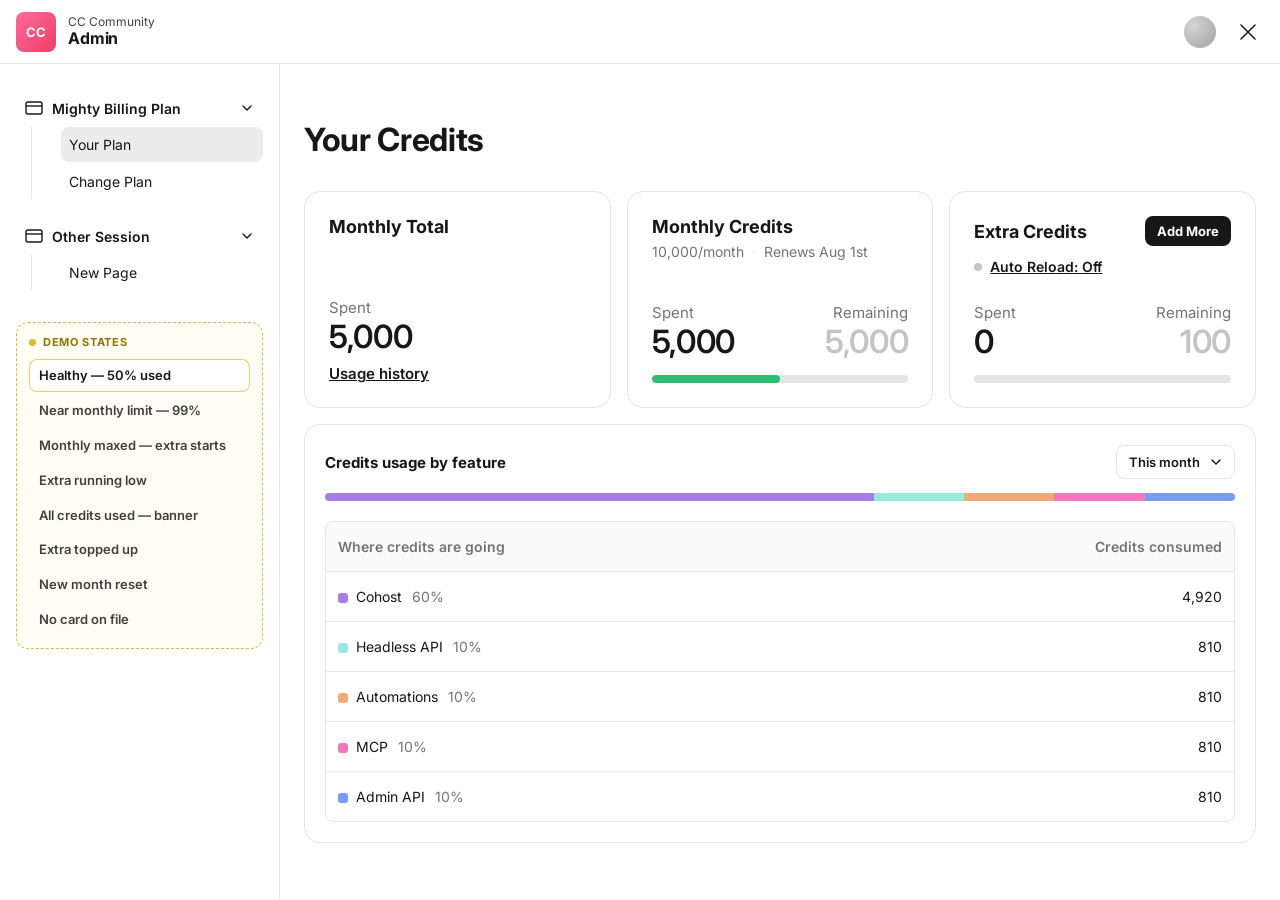
<file: v5.html>
<!DOCTYPE html>
<html lang="en">
<head>
<meta charset="UTF-8">
<meta name="viewport" content="width=device-width, initial-scale=1.0">
<title>Mighty Billing — Credits (V5)</title>
<link rel="preconnect" href="https://fonts.googleapis.com">
<link href="https://fonts.googleapis.com/css2?family=Inter:wght@400;500;600;700&display=swap" rel="stylesheet">
<style>
:root {
  --color-text-primary: #171717;
  --color-text-secondary: #404040;
  --color-text-tertiary: #737373;
  --color-border: #e5e5e5;
  --color-surface: #ffffff;
  --color-surface-secondary: #fafafa;
  --color-fill-secondary: #e5e5e5;
  --color-fill-selected: #ececec;
  --color-border-active: #750252;
  --button-theme: #750252;

  /* Feature breakdown colors */
  --seg-cohost: #a57fe7;
  --seg-headless: #97eadc;
  --seg-automations: #f2a977;
  --seg-mcp: #f277bf;
  --seg-adminapi: #779cf2;

  /* Credit bar (3-color) */
  --credit-empty: #e5e5e5;   /* 0 credits loaded */
  --credit-loaded: #750252;  /* credits loaded (remaining) */
  --credit-spent: #cf5ea6;   /* credits spent */

  --prog-green: #2fbe6f;
  --prog-orange: #f5a623;
  --prog-red: #ef5350;

  --radius-medium: 8px;
  --radius-large: 12px;
}

* { box-sizing: border-box; }

html, body {
  margin: 0;
  height: 100%;
  font-family: 'Inter', -apple-system, BlinkMacSystemFont, 'Segoe UI', sans-serif;
  color: var(--color-text-primary);
  background: var(--color-surface);
}

button, input, select { font-family: inherit; }
a { color: inherit; }

.app { display: flex; flex-direction: column; height: 100vh; }

/* Topbar */
.topbar {
  height: 64px; flex-shrink: 0; display: flex; align-items: center; justify-content: space-between;
  padding: 0 16px; border-bottom: 1px solid var(--color-border);
}
.topbar-left { display: flex; align-items: center; gap: 12px; }
.brand-avatar {
  width: 40px; height: 40px; border-radius: var(--radius-medium);
  background: linear-gradient(135deg, #ff6b9d, #ee3f65);
  color: #fff; display: flex; align-items: center; justify-content: center;
  font-weight: 700; font-size: 13px; letter-spacing: -0.02em;
}
.brand-titles { display: flex; flex-direction: column; line-height: 1.2; }
.brand-sub { font-size: 12px; color: var(--color-text-secondary); }
.brand-main { font-size: 16px; font-weight: 700; letter-spacing: -0.01em; }
.topbar-right { display: flex; align-items: center; gap: 16px; }
.cohost-icon { width: 32px; height: 32px; border-radius: 999px; background: radial-gradient(circle at 30% 30%, #d4d4d4, #a3a3a3); }
.icon-btn {
  width: 32px; height: 32px; border-radius: var(--radius-medium);
  border: none; background: transparent; display: flex; align-items: center; justify-content: center;
  color: var(--color-text-primary); cursor: pointer;
}
.icon-btn:hover { background: var(--color-fill-secondary); }

/* Layout */
.layout { flex: 1; display: flex; min-height: 0; }

/* Sidebar */
.sidebar { width: 280px; flex-shrink: 0; border-right: 1px solid var(--color-border); padding: 9px 16px 64px 16px; overflow-y: auto; }
.nav-group { padding-top: 16px; }
.nav-group-header {
  width: 100%; display: flex; align-items: center; justify-content: space-between;
  gap: 8px; padding: 9px 8px; border-radius: var(--radius-medium);
  background: transparent; border: none; cursor: pointer; font-size: 14px; font-weight: 600; color: var(--color-text-primary);
}
.nav-group-header:hover { background: var(--color-surface-secondary); }
.nav-group-title { display: flex; align-items: center; gap: 8px; }
.chevron { transition: transform .15s ease; flex-shrink: 0; }
.nav-group.collapsed .chevron { transform: rotate(-90deg); }
.nav-group.collapsed .nav-list { display: none; }
.nav-list { list-style: none; margin: 0 0 0 15px; padding: 0 0 0 29px; border-left: 1px solid var(--color-border); }
.nav-link { display: block; padding: 9px 8px; margin: 0 0 2px 0; border-radius: var(--radius-medium); font-size: 14px; text-decoration: none; color: var(--color-text-primary); }
.nav-link:hover { background: var(--color-surface-secondary); }
.nav-link.active { background: var(--color-fill-selected); }

/* Content */
.content { flex: 1; min-width: 0; overflow-y: auto; }
.view { display: none; }
.view.active { display: block; }
#view-processing.active { display: flex; flex-direction: column; min-height: 100%; }

.content-header { display: flex; justify-content: center; padding: 56px 24px 32px; }
.content-header h1 { max-width: 748px; width: 100%; margin: 0; font-size: 32px; font-weight: 700; letter-spacing: -0.01em; }

#view-purchase .content-header,
#view-processing .content-header { justify-content: flex-start; padding-left: 48px; }
#view-purchase .content-header h1,
#view-processing .content-header h1 { max-width: none; width: auto; }
.purchase-header { flex-direction: column; align-items: flex-start; gap: 16px; padding-top: 24px !important; background: var(--color-surface-secondary); border-bottom: 1px solid var(--color-border); }
#view-processing .content-header { background: var(--color-surface-secondary); border-bottom: 1px solid var(--color-border); }
.back-btn { width: 32px; height: 32px; border-radius: var(--radius-medium); border: none; background: transparent; display: flex; align-items: center; justify-content: center; color: var(--color-text-primary); cursor: pointer; margin-left: -6px; }
.back-btn:hover { background: var(--color-fill-secondary); }

.content-body { display: flex; justify-content: center; padding: 0 24px 80px; }
.content-body--credits { flex-direction: column; align-items: center; gap: 16px; }

.actions-row { display: flex; gap: 8px; width: 100%; max-width: 748px; margin-bottom: 16px; }
.btn { display: inline-flex; align-items: center; gap: 4px; padding: 8px 12px; border-radius: var(--radius-medium); border: none; font-size: 12px; font-weight: 600; cursor: pointer; }
.btn-secondary { background: var(--color-fill-secondary); color: var(--color-text-primary); }
.btn-secondary:hover { filter: brightness(0.96); }
.btn-cta { background: var(--button-theme); color: #fff; margin-left: auto; }
.btn-cta:hover { filter: brightness(1.1); }

.card { width: 100%; max-width: 748px; border: 1px solid var(--color-border); border-radius: 16px; padding: 20px; }

/* Credit meter (title + repositioned stat labels + thin 3-color bar) */
.meter { margin-bottom: 20px; }
.meter:last-child { margin-bottom: 0; }
.meter-title-row { display: flex; align-items: center; gap: 6px; margin-bottom: 10px; }
.meter-title { font-size: 15px; font-weight: 700; }
.meter-note { font-size: 14px; color: var(--color-text-tertiary); }
.info-dot {
  width: 15px; height: 15px; border-radius: 50%; border: 1px solid var(--color-text-tertiary); color: var(--color-text-tertiary);
  font-size: 10px; font-style: italic; display: inline-flex; align-items: center; justify-content: center; cursor: default; flex-shrink: 0;
}
.meter-stats { display: flex; align-items: baseline; justify-content: space-between; margin-bottom: 8px; }
.meter-stats span { font-size: 15px; color: var(--color-text-primary); }
.meter-stats .stat-strong { font-weight: 600; }

.tri-bar { height: 8px; border-radius: 999px; background: var(--credit-empty); overflow: hidden; }
.tri-fill { display: flex; height: 100%; width: 0; transition: width 1.1s cubic-bezier(.22,.61,.36,1); position: relative; overflow: hidden; }
.tri-spent { height: 100%; background: var(--credit-spent); flex: 0 0 auto; width: 0; }
.tri-remaining { height: 100%; background: var(--credit-loaded); flex: 1; }
.tri-fill.shine::after {
  content: ""; position: absolute; inset: 0;
  background: linear-gradient(90deg, transparent 0%, rgba(255,255,255,0.65) 50%, transparent 100%);
  transform: translateX(-100%); animation: fill-shine 0.9s ease; pointer-events: none;
}
@keyframes fill-shine { to { transform: translateX(100%); } }

.credit-bump { display: inline-block; transform-origin: right center; animation: credit-bump 1s ease; }
@keyframes credit-bump {
  0% { transform: scale(1); }
  25% { transform: scale(1.22); color: #067647; }
  60% { color: #067647; }
  100% { transform: scale(1); }
}

/* Usage-by-feature card */
.usage-head { display: flex; align-items: center; justify-content: space-between; margin-bottom: 14px; }
.usage-title { font-size: 15px; font-weight: 700; }
.dropdown { position: relative; }
.dropdown-btn {
  display: flex; align-items: center; gap: 8px; border: 1px solid var(--color-border); border-radius: 8px; background: transparent;
  padding: 8px 10px 8px 12px; font-size: 13px; font-weight: 600; cursor: pointer; color: var(--color-text-primary);
}
.dropdown-btn:hover { background: var(--color-surface-secondary); }
.dropdown-chevron { transition: transform .15s ease; }
.dropdown.open .dropdown-chevron { transform: rotate(180deg); }
.dropdown-menu {
  position: absolute; top: calc(100% + 4px); right: 0; z-index: 20;
  min-width: 160px; margin: 0; padding: 4px; list-style: none;
  background: var(--color-surface); border: 1px solid var(--color-border); border-radius: 10px;
  box-shadow: 0 8px 24px rgba(0,0,0,0.12);
  opacity: 0; transform: translateY(-4px); pointer-events: none; transition: opacity .12s ease, transform .12s ease;
}
.dropdown.open .dropdown-menu { opacity: 1; transform: translateY(0); pointer-events: auto; }
.dropdown-item {
  display: flex; align-items: center; justify-content: space-between; gap: 8px;
  padding: 9px 10px; border-radius: 6px; font-size: 13px; font-weight: 600; cursor: pointer; color: var(--color-text-primary);
}
.dropdown-item:hover { background: var(--color-surface-secondary); }
.dropdown-item.selected::after { content: "✓"; color: var(--button-theme); font-size: 12px; }

/* Separate thin usage bar */
.usage-bar { display: flex; height: 8px; margin-bottom: 20px; }
.seg { position: relative; height: 100%; cursor: default; transition: flex-grow .45s ease; }
.seg:first-child { border-top-left-radius: 999px; border-bottom-left-radius: 999px; }
.seg:last-child { border-top-right-radius: 999px; border-bottom-right-radius: 999px; }
/* Invisible taller hover zone so the 4px bar is easy to hover */
.seg::after { content: ""; position: absolute; left: 0; right: 0; top: -12px; bottom: -12px; }
.seg:hover { filter: brightness(0.94); }

.bar-tooltip {
  position: fixed; z-index: 100; background: #171717; color: #fff; font-size: 12px; font-weight: 600;
  padding: 6px 10px; border-radius: 6px; white-space: nowrap; pointer-events: none;
  transform: translate(-50%, -100%); opacity: 0; transition: opacity .1s ease;
}
.bar-tooltip.visible { opacity: 1; }
.bar-tooltip::after { content: ""; position: absolute; top: 100%; left: 50%; transform: translateX(-50%); border: 5px solid transparent; border-top-color: #171717; }

.table-wrap { width: 100%; border: 1px solid var(--color-border); border-radius: 8px; overflow: hidden; }
.usage-table { width: 100%; border-collapse: separate; border-spacing: 0; table-layout: fixed; }
.usage-table th, .usage-table td { width: 50%; }
.usage-table thead th { background: var(--color-surface-secondary); text-align: left; font-size: 14px; font-weight: 600; color: var(--color-text-tertiary); padding: 16px 12px; }
.usage-table thead th.num { text-align: right; }
.usage-table tbody td { padding: 16px 12px; border-top: 1.5px solid var(--color-border); font-size: 14px; }
.usage-table tbody td.num { text-align: right; }
.usage-table .dot { display: inline-block; width: 10px; height: 10px; border-radius: 3px; margin-right: 8px; vertical-align: middle; }
.usage-table .pct { color: var(--color-text-tertiary); margin-left: 6px; }

/* Purchase view */
.purchase-layout { display: flex; align-items: flex-start; }
.purchase-col--left { flex: 1; min-width: 0; background: var(--color-surface-secondary); padding: 48px; display: flex; flex-direction: column; gap: 64px; }
.purchase-col--right { flex: 1; min-width: 0; background: var(--color-surface-secondary); border-left: 1px solid var(--color-border); padding: 48px; align-self: stretch; }
.option-group h2 { font-size: 20px; font-weight: 700; letter-spacing: -0.01em; margin: 0 0 16px; }
.option-group h2.h2-large { font-size: 22px; }
.option-card { display: flex; align-items: center; gap: 24px; width: 100%; background: var(--color-surface); border: 1px solid var(--color-border); border-radius: 12px; padding: 24px 16px; margin-bottom: 8px; cursor: pointer; position: relative; }
.option-card.selected { border: 2px solid var(--color-border-active); padding: 23px 15px; }
.radio { width: 24px; height: 24px; border-radius: 50%; border: 1.5px solid var(--color-border); flex-shrink: 0; }
.option-card.selected .radio { border: 6px solid var(--color-border-active); }
.option-name { font-size: 16px; font-weight: 600; flex: 1; }
.save-chip { background: var(--button-theme); color: #fff; font-size: 12px; padding: 4px 8px; border-radius: 4px; margin-right: 8px; white-space: nowrap; }
.option-price { display: flex; align-items: center; gap: 8px; font-size: 16px; font-weight: 600; white-space: nowrap; }
.price-strike { text-decoration: line-through; color: rgba(46,46,46,0.4); font-weight: 600; }
.payment-card { background: var(--color-surface); border: 2px solid var(--color-border); border-radius: 12px; padding: 16px; display: flex; flex-direction: column; gap: 24px; }
.payment-card h3 { font-size: 20px; font-weight: 700; letter-spacing: -0.01em; margin: 0; }
.pay-tabs { display: flex; gap: 16px; }
.pay-tab { flex: 1; height: 100px; border-radius: 8px; border: 1px solid var(--color-border); background: var(--color-surface); font-size: 16px; cursor: pointer; color: var(--color-text-primary); }
.pay-tab.selected { border: 1px solid var(--color-border-active); box-shadow: 0 2px 4px rgba(0,0,0,0.1); }
.field { display: flex; flex-direction: column; gap: 8px; flex: 1; }
.field-row { display: flex; gap: 16px; }
.field label { font-size: 16px; font-weight: 600; }
.field input, .field select { height: 48px; border: 1.5px solid var(--color-border); border-radius: 8px; padding: 0 16px; font-size: 16px; color: var(--color-text-primary); background: var(--color-surface); }
.field input:focus, .field select:focus { outline: none; border-color: var(--color-border-active); }
.checkbox-row { display: flex; align-items: center; gap: 24px; font-size: 14px; }
.checkbox-row input { width: 24px; height: 24px; accent-color: var(--button-theme); }
.fineprint { font-size: 14px; color: var(--color-text-tertiary); margin: 0; }
.summary-card { max-width: 460px; display: flex; flex-direction: column; gap: 8px; }
.summary-card hr { border: none; border-top: 1px solid var(--color-border); margin: 8px 0; }
.summary-line { display: flex; justify-content: space-between; align-items: baseline; font-size: 14px; font-weight: 600; }
.summary-line--main { font-size: 20px; font-weight: 700; letter-spacing: -0.01em; }
.summary-line--total { font-size: 20px; font-weight: 700; letter-spacing: -0.01em; margin-top: 8px; }
.btn-pay { width: 100%; height: 48px; border-radius: 12px; background: var(--button-theme); color: #fff; font-size: 16px; font-weight: 600; border: none; cursor: pointer; margin: 16px 0 24px; justify-content: center; }
.btn-pay:hover { filter: brightness(1.1); }
.legal { font-size: 14px; color: var(--color-text-primary); line-height: 18px; margin: 0 0 16px; }
.legal a { text-decoration: underline; }

/* Processing */
.processing-body { flex: 1; display: flex; flex-direction: column; align-items: center; justify-content: center; gap: 24px; padding: 140px 24px; background: var(--color-surface-secondary); min-height: 500px; }
.spinner { width: 32px; height: 32px; border-radius: 50%; border: 3px solid var(--color-border); border-top-color: var(--color-text-tertiary); animation: spin 0.8s linear infinite; }
@keyframes spin { to { transform: rotate(360deg); } }
.processing-text { font-size: 18px; font-weight: 700; margin: 0; }

/* Add credits modal */
.modal-overlay {
  position: fixed; inset: 0; z-index: 1000;
  display: flex; align-items: center; justify-content: center; padding: 24px;
  background: rgba(23,23,23,0.45);
  opacity: 0; visibility: hidden; transition: opacity .18s ease, visibility .18s ease;
}
.modal-overlay.open { opacity: 1; visibility: visible; }
.modal {
  position: relative; width: 100%; max-width: 560px;
  background: var(--color-surface); border-radius: 24px; padding: 32px;
  box-shadow: 0 24px 60px rgba(0,0,0,0.24);
  transform: translateY(10px) scale(.98); transition: transform .18s ease;
}
.modal-overlay.open .modal { transform: none; }
.modal-close {
  position: absolute; top: 26px; right: 26px; width: 32px; height: 32px;
  border: none; background: transparent; border-radius: var(--radius-medium);
  display: flex; align-items: center; justify-content: center; color: var(--color-text-primary); cursor: pointer;
}
.modal-close:hover { background: var(--color-fill-secondary); }
.modal-title { font-size: 28px; font-weight: 700; letter-spacing: -0.01em; margin: 0 0 12px; }
.modal-sub { font-size: 16px; line-height: 1.4; color: var(--color-text-secondary); margin: 0 0 24px; }

.amount-grid { display: grid; grid-template-columns: repeat(4, 1fr); gap: 12px; margin-bottom: 16px; }
.amount-pill {
  height: 76px; border: 1px solid var(--color-border); border-radius: 12px; background: var(--color-surface);
  font-size: 20px; font-weight: 700; color: var(--color-text-primary); cursor: pointer;
  display: flex; align-items: center; justify-content: center; transition: border-color .12s ease, background .12s ease;
}
.amount-pill:hover { border-color: #c9c9c9; }
.amount-other { color: var(--color-text-tertiary); }
.amount-pill.selected { border: 2px solid var(--color-border-active); background: rgba(117,2,82,0.06); color: var(--color-border-active); }

.other-wrap { margin-bottom: 16px; }
.other-wrap input {
  width: 100%; height: 56px; border: 1.5px solid var(--color-border); border-radius: 12px;
  padding: 0 16px; font-size: 18px; font-weight: 600; color: var(--color-text-primary); background: var(--color-surface);
}
.other-wrap input:focus { outline: none; border-color: var(--color-border-active); }

.modal-summary { background: var(--color-surface-secondary); border-radius: 12px; padding: 20px 24px; margin-bottom: 16px; }
.msum-row { display: flex; align-items: baseline; justify-content: space-between; font-size: 17px; color: var(--color-text-secondary); }
.msum-row + .msum-row { margin-top: 12px; }
.modal-summary hr { border: none; border-top: 1px solid var(--color-border); margin: 16px 0; }
.msum-total { color: var(--color-text-primary); }
.msum-total span:first-child { font-size: 20px; font-weight: 600; }
.msum-total span:last-child { font-size: 28px; font-weight: 700; letter-spacing: -0.01em; }

.payment-method {
  display: flex; align-items: center; justify-content: space-between;
  background: var(--color-surface-secondary); border-radius: 12px; padding: 16px 20px; margin-bottom: 24px;
}
.pm-label { font-size: 16px; font-weight: 700; }
.pm-right { display: flex; align-items: center; gap: 12px; }
.stripe-badge {
  display: inline-flex; align-items: center; gap: 8px;
  background: #e3f8ee; color: #0a7d4d; font-size: 15px; font-weight: 700;
  padding: 6px 12px; border-radius: 8px;
}
.stripe-icon {
  width: 20px; height: 20px; border-radius: 5px; background: #00c46a; color: #fff;
  display: inline-flex; align-items: center; justify-content: center; font-size: 13px; font-weight: 700;
}
.stripe-badge.plain { background: transparent; color: var(--color-text-primary); padding: 0; }
.stripe-badge.plain .stripe-icon { display: none; }
.pm-edit { border: none; background: transparent; color: var(--color-text-secondary); cursor: pointer; display: flex; padding: 4px; border-radius: 6px; }
.pm-edit:hover { background: var(--color-fill-secondary); }

.modal-buy {
  width: 100%; height: 56px; border: none; border-radius: 12px;
  background: var(--button-theme); color: #fff; font-size: 18px; font-weight: 700; cursor: pointer;
}
.modal-buy:hover { filter: brightness(1.1); }
.modal-buy:disabled { opacity: 0.5; cursor: not-allowed; filter: none; }

.btn-toggle { gap: 8px; }
.ar-dot { width: 8px; height: 8px; border-radius: 50%; background: #c4c4c4; flex-shrink: 0; }
.ar-dot.on { background: #9dc63f; }

.ar-field { margin-bottom: 20px; }
.ar-field label { display: block; font-size: 16px; font-weight: 700; margin-bottom: 8px; }
.ar-field input {
  width: 100%; height: 56px; border: 1.5px solid var(--color-border); border-radius: 12px;
  padding: 0 16px; font-size: 18px; color: var(--color-text-primary); background: var(--color-surface);
}
.ar-field input:focus { outline: none; border-color: var(--color-border-active); }
.ar-card-line {
  display: flex; align-items: center; justify-content: space-between; gap: 12px;
  background: var(--color-surface-secondary); border: 1px solid var(--color-border); border-radius: 12px;
  padding: 18px 20px; margin-bottom: 24px; font-size: 16px; font-weight: 700;
}
.ar-card-digits { letter-spacing: 2px; }
.ar-primary { margin-bottom: 12px; }
.ar-cancel {
  width: 100%; height: 56px; border: none; border-radius: 12px;
  background: var(--color-fill-secondary); color: var(--color-text-primary); font-size: 16px; font-weight: 700; cursor: pointer;
}
.ar-cancel:hover { filter: brightness(0.96); }

/* Credit usage history modal */
.modal--history { padding: 0; display: flex; flex-direction: column; max-height: 86vh; }
.modal--history .modal-close { top: 28px; right: 28px; }
.hist-head { padding: 32px 32px 0; }
.hist-head .modal-title { margin-bottom: 16px; }
.hist-head .modal-sub { margin-bottom: 20px; }
.hist-bar { display: flex; height: 10px; border-radius: 999px; overflow: hidden; margin-bottom: 24px; }
.hist-seg { height: 100%; }

.hist-list { flex: 1; overflow-y: auto; padding: 0 32px; }
.hist-day { font-size: 16px; font-weight: 600; color: var(--color-text-secondary); margin: 24px 0 0; }
.hist-day:first-child { margin-top: 4px; }
.hist-row { display: flex; align-items: center; gap: 12px; padding: 16px 2px; border-bottom: 1px solid var(--color-border); }
.hist-day + .hist-row { border-top: 1px solid var(--color-border); }
.hist-sq { width: 14px; height: 14px; border-radius: 4px; flex-shrink: 0; }
.hist-name { font-size: 16px; font-weight: 600; color: var(--color-text-primary); }
.hist-pct { font-size: 15px; color: var(--color-text-tertiary); }
.hist-num { margin-left: auto; font-size: 16px; font-weight: 600; color: var(--color-text-primary); white-space: nowrap; }

.hist-footer {
  display: flex; align-items: center; justify-content: space-between;
  padding: 20px 32px; border-top: 1px solid var(--color-border);
}
.hist-count { font-size: 15px; color: var(--color-text-tertiary); }
.hist-export { border: none; background: transparent; font-size: 16px; font-weight: 700; color: var(--color-text-primary); cursor: pointer; padding: 4px; }
.hist-export:hover { text-decoration: underline; }

/* V5 stat cards */
#view-credits .content-header h1 { max-width: 1040px; }
.content-body--credits .card { max-width: 1040px; }
.stat-cards { width: 100%; max-width: 1040px; display: flex; gap: 16px; }
.stat-card { flex: 1; min-width: 0; display: flex; flex-direction: column; border: 1px solid var(--color-border); border-radius: 16px; padding: 24px; }
.stat-grow { flex: 1; min-height: 28px; }
.stat-card-title { font-size: 18px; font-weight: 700; }
.stat-card-head { display: flex; align-items: center; justify-content: space-between; gap: 12px; }
.stat-sub { margin-top: 6px; font-size: 14px; color: var(--color-text-tertiary); display: flex; align-items: center; gap: 8px; flex-wrap: wrap; }
.stat-sub-sep { color: var(--color-border); }
.stat-label { font-size: 15px; color: var(--color-text-tertiary); }
.stat-number { font-size: 32px; font-weight: 600; letter-spacing: -0.01em; line-height: 1.1; margin-top: 2px; }
.stat-number.muted { color: #c4c4c4; }
.stat-link { display: inline-block; margin-top: 10px; font-size: 15px; font-weight: 600; text-decoration: underline; color: var(--color-text-primary); cursor: pointer; }
.stat-rows { display: flex; justify-content: space-between; align-items: flex-end; gap: 12px; }
.ta-right { text-align: right; }
.prog-bar { position: relative; height: 8px; border-radius: 999px; background: var(--credit-empty); overflow: hidden; margin-top: 16px; }
.prog-fill { height: 100%; width: 0; border-radius: 999px; background: var(--prog-green); transition: width .9s cubic-bezier(.22,.61,.36,1), background-color .3s ease; }
.prog-fill.shine::after { content: ""; position: absolute; inset: 0; background: linear-gradient(90deg, transparent 0%, rgba(255,255,255,0.65) 50%, transparent 100%); transform: translateX(-100%); animation: fill-shine 0.9s ease; pointer-events: none; }

.add-more-btn { border: none; background: #171717; color: #fff; font-size: 13px; font-weight: 700; padding: 7px 12px; border-radius: 8px; cursor: pointer; white-space: nowrap; }
.add-more-btn:hover { filter: brightness(1.4); }
.auto-reload-inline { margin-top: 12px; display: inline-flex; align-items: center; gap: 8px; border: none; background: transparent; padding: 0; cursor: pointer; font-size: 14px; font-weight: 600; color: var(--color-text-primary); text-decoration: underline; align-self: flex-start; }

.alert-banner { width: 100%; max-width: 1040px; display: flex; align-items: center; justify-content: space-between; gap: 16px; border: 1px solid var(--color-border); border-radius: 16px; padding: 18px 24px; }
.alert-banner[hidden] { display: none; }
.alert-title { font-size: 16px; font-weight: 700; }
.alert-text { font-size: 14px; color: var(--color-text-tertiary); margin-top: 2px; }
.alert-btn { border: none; background: #171717; color: #fff; font-size: 14px; font-weight: 700; padding: 12px 18px; border-radius: 8px; cursor: pointer; white-space: nowrap; }
.alert-btn:hover { filter: brightness(1.4); }

/* usage bar empty (new month) */
.usage-bar.zero .seg { background: var(--credit-empty) !important; }

/* Demo-only state switcher in the sidebar */
.demo-panel { margin-top: 32px; border: 1px dashed #d9b64a; background: #fffdf4; border-radius: 12px; padding: 12px; }
.demo-panel-head { display: flex; align-items: center; gap: 7px; font-size: 11px; font-weight: 700; letter-spacing: 0.06em; text-transform: uppercase; color: #927400; margin-bottom: 10px; }
.demo-panel-head .demo-dot { width: 7px; height: 7px; border-radius: 50%; background: #e0b62c; }
.demo-items { display: flex; flex-direction: column; gap: 2px; }
.demo-item { text-align: left; border: none; background: transparent; cursor: pointer; font-size: 13px; font-weight: 600; color: var(--color-text-secondary); padding: 8px 10px; border-radius: 8px; line-height: 1.3; }
.demo-item:hover { background: rgba(146, 116, 0, 0.08); }
.demo-item.active { background: #fff; color: var(--color-text-primary); box-shadow: inset 0 0 0 1px #e6cf6a; }

@media (max-width: 860px) { .stat-cards { flex-direction: column; } }

/* No-card: add-payment CTA */
.payment-method[hidden] { display: none; }
.pm-add { width: 100%; display: flex; align-items: center; justify-content: center; gap: 8px; border: 1.5px dashed var(--color-border); background: transparent; border-radius: 12px; padding: 16px; margin-bottom: 16px; font-size: 15px; font-weight: 700; color: var(--color-text-primary); cursor: pointer; }
.pm-add:hover { border-color: var(--color-border-active); color: var(--color-border-active); }
.pm-add[hidden] { display: none; }
.pm-add-plus { font-size: 18px; line-height: 1; }

/* In-modal card entry form */
.modal-cardform { display: none; }
.modal.carding .modal-body { display: none; }
.modal.carding .modal-processing { display: none; }
.modal.carding .modal-cardform { display: block; }
.cf-back { display: inline-flex; align-items: center; gap: 4px; border: none; background: transparent; cursor: pointer; font-size: 14px; font-weight: 600; color: var(--color-text-secondary); padding: 0; margin-bottom: 16px; }
.cf-back:hover { color: var(--color-text-primary); }
.modal-cardform .modal-title { margin-bottom: 8px; }
.cf-fields { display: flex; flex-direction: column; gap: 16px; margin: 20px 0 24px; }

.modal-processing { display: none; flex-direction: column; align-items: center; justify-content: center; gap: 24px; padding: 72px 24px; min-height: 380px; }
.modal.processing .modal-body { display: none; }
.modal.processing .modal-close { display: none; }
.modal.processing .modal-processing { display: flex; }

@media (max-width: 600px) {
  .amount-grid { grid-template-columns: repeat(2, 1fr); }
}

@media (max-width: 900px) {
  .sidebar { display: none; }
  .purchase-layout { flex-direction: column; }
  .purchase-col--right { border-left: none; border-top: 1px solid var(--color-border); }
}
</style>
</head>
<body>
  <div class="app">

    <header class="topbar">
      <div class="topbar-left">
        <div class="brand-avatar">CC</div>
        <div class="brand-titles">
          <span class="brand-sub">CC Community</span>
          <span class="brand-main">Admin</span>
        </div>
      </div>
      <div class="topbar-right">
        <div class="cohost-icon" aria-hidden="true"></div>
        <button class="icon-btn" id="closeBtn" title="Back to Your Credits" aria-label="Close">
          <svg width="16" height="16" viewBox="0 0 16 16" fill="none"><path d="M1 1L15 15M15 1L1 15" stroke="currentColor" stroke-width="1.5" stroke-linecap="round"/></svg>
        </button>
      </div>
    </header>

    <div class="layout">
      <aside class="sidebar">
        <nav class="nav-group">
          <button class="nav-group-header">
            <span class="nav-group-title">
              <svg width="20" height="20" viewBox="0 0 20 20" fill="none"><rect x="2" y="4" width="16" height="12" rx="2" stroke="currentColor" stroke-width="1.4"/><path d="M2 8H18" stroke="currentColor" stroke-width="1.4"/></svg>
              Mighty Billing Plan
            </span>
            <svg class="chevron" width="16" height="16" viewBox="0 0 16 16" fill="none"><path d="M4 6L8 10L12 6" stroke="currentColor" stroke-width="1.4" stroke-linecap="round" stroke-linejoin="round"/></svg>
          </button>
          <ul class="nav-list">
            <li><a href="#" class="nav-link active">Your Plan</a></li>
            <li><a href="#" class="nav-link">Change Plan</a></li>
          </ul>
        </nav>
        <nav class="nav-group">
          <button class="nav-group-header">
            <span class="nav-group-title">
              <svg width="20" height="20" viewBox="0 0 20 20" fill="none"><rect x="2" y="4" width="16" height="12" rx="2" stroke="currentColor" stroke-width="1.4"/><path d="M2 8H18" stroke="currentColor" stroke-width="1.4"/></svg>
              Other Session
            </span>
            <svg class="chevron" width="16" height="16" viewBox="0 0 16 16" fill="none"><path d="M4 6L8 10L12 6" stroke="currentColor" stroke-width="1.4" stroke-linecap="round" stroke-linejoin="round"/></svg>
          </button>
          <ul class="nav-list">
            <li><a href="#" class="nav-link">New Page</a></li>
          </ul>
        </nav>

        <!-- Demo-only: state switcher for stakeholder walkthroughs -->
        <div class="demo-panel">
          <div class="demo-panel-head"><span class="demo-dot"></span>Demo states</div>
          <div class="demo-items">
            <button class="demo-item active" data-state="healthy">Healthy — 50% used</button>
            <button class="demo-item" data-state="nearLimit">Near monthly limit — 99%</button>
            <button class="demo-item" data-state="monthlyMaxed">Monthly maxed — extra starts</button>
            <button class="demo-item" data-state="extraLow">Extra running low</button>
            <button class="demo-item" data-state="allUsed">All credits used — banner</button>
            <button class="demo-item" data-state="toppedUp">Extra topped up</button>
            <button class="demo-item" data-state="newMonth">New month reset</button>
            <button class="demo-item" data-state="noCard">No card on file</button>
          </div>
        </div>
      </aside>

      <main class="content">

        <!-- VIEW 1: Your Credits -->
        <section class="view active" id="view-credits">
          <div class="content-header"><h1 id="creditsHeading">Your Credits</h1></div>
          <div class="content-body content-body--credits">

            <div class="stat-cards">
              <!-- Monthly Total -->
              <div class="stat-card">
                <div class="stat-card-title">Monthly Total</div>
                <div class="stat-grow"></div>
                <div class="stat-label">Spent</div>
                <div class="stat-number" id="totalSpent">5,000</div>
                <a class="stat-link" id="usageHistoryBtn">Usage history</a>
              </div>

              <!-- Monthly Credits -->
              <div class="stat-card">
                <div class="stat-card-title">Monthly Credits</div>
                <div class="stat-sub"><span id="monthlyAllowance">10,000/month</span><span class="stat-sub-sep">·</span><span>Renews Aug 1st</span></div>
                <div class="stat-grow"></div>
                <div class="stat-rows">
                  <div class="stat-col"><div class="stat-label">Spent</div><div class="stat-number" id="monthlySpentNum">5,000</div></div>
                  <div class="stat-col ta-right"><div class="stat-label">Remaining</div><div class="stat-number muted" id="monthlyRemainNum">5,000</div></div>
                </div>
                <div class="prog-bar"><div class="prog-fill" id="monthlyFill"></div></div>
              </div>

              <!-- Extra Credits -->
              <div class="stat-card">
                <div class="stat-card-head">
                  <div class="stat-card-title">Extra Credits</div>
                  <button class="add-more-btn" id="addCreditsBtn">Add More</button>
                </div>
                <button class="auto-reload-inline" id="autoReloadBtn"><span class="ar-dot" id="arDot"></span><span id="arLabel">Auto Reload: Off</span></button>
                <div class="stat-grow"></div>
                <div class="stat-rows">
                  <div class="stat-col"><div class="stat-label">Spent</div><div class="stat-number" id="extraSpentNum">0</div></div>
                  <div class="stat-col ta-right"><div class="stat-label">Remaining</div><div class="stat-number muted" id="extraRemainNum">100</div></div>
                </div>
                <div class="prog-bar"><div class="prog-fill" id="extraFill"></div></div>
              </div>
            </div>

            <!-- Add credits alert banner -->
            <div class="alert-banner" id="alertBanner" hidden>
              <div class="alert-body">
                <div class="alert-title">Add credits</div>
                <div class="alert-text" id="alertText">You've used 100% of this month's credits. Add more to avoid pausing AI features.</div>
              </div>
              <button class="alert-btn" id="alertAddBtn">Add Credits</button>
            </div>

            <!-- Card 2: Credits usage by feature -->
            <div class="card">
              <div class="usage-head">
                <span class="usage-title">Credits usage by feature</span>
                <div class="dropdown" id="periodDropdown">
                  <button class="dropdown-btn" id="periodBtn" aria-haspopup="listbox" aria-expanded="false">
                    <span id="periodLabel">This month</span>
                    <svg class="dropdown-chevron" width="16" height="16" viewBox="0 0 16 16" fill="none"><path d="M4 6L8 10L12 6" stroke="currentColor" stroke-width="1.4" stroke-linecap="round" stroke-linejoin="round"/></svg>
                  </button>
                  <ul class="dropdown-menu" id="periodMenu" role="listbox">
                    <li role="option" class="dropdown-item selected" data-period="month">This month</li>
                    <li role="option" class="dropdown-item" data-period="week">This week</li>
                    <li role="option" class="dropdown-item" data-period="today">Today</li>
                  </ul>
                </div>
              </div>
              <div class="usage-bar">
                <div class="seg" data-feature="cohost" style="flex: 4920 0 0; background: var(--seg-cohost)" data-label="Cohost" data-value="4,920"></div>
                <div class="seg" data-feature="headless" style="flex: 810 0 0; background: var(--seg-headless)" data-label="Headless API" data-value="810"></div>
                <div class="seg" data-feature="automations" style="flex: 810 0 0; background: var(--seg-automations)" data-label="Automations" data-value="810"></div>
                <div class="seg" data-feature="mcp" style="flex: 810 0 0; background: var(--seg-mcp)" data-label="MCP" data-value="810"></div>
                <div class="seg" data-feature="adminapi" style="flex: 810 0 0; background: var(--seg-adminapi)" data-label="Admin API" data-value="810"></div>
              </div>
              <div class="table-wrap">
                <table class="usage-table">
                  <thead>
                    <tr><th>Where credits are going</th><th class="num">Credits consumed</th></tr>
                  </thead>
                  <tbody>
                    <tr data-feature="cohost"><td><span class="dot" style="background:var(--seg-cohost)"></span>Cohost <span class="pct">60%</span></td><td class="num">4,920</td></tr>
                    <tr data-feature="headless"><td><span class="dot" style="background:var(--seg-headless)"></span>Headless API <span class="pct">10%</span></td><td class="num">810</td></tr>
                    <tr data-feature="automations"><td><span class="dot" style="background:var(--seg-automations)"></span>Automations <span class="pct">10%</span></td><td class="num">810</td></tr>
                    <tr data-feature="mcp"><td><span class="dot" style="background:var(--seg-mcp)"></span>MCP <span class="pct">10%</span></td><td class="num">810</td></tr>
                    <tr data-feature="adminapi"><td><span class="dot" style="background:var(--seg-adminapi)"></span>Admin API <span class="pct">10%</span></td><td class="num">810</td></tr>
                  </tbody>
                </table>
              </div>
            </div>
          </div>
        </section>

        <!-- VIEW 2: Add more credits -->
        <section class="view" id="view-purchase">
          <div class="content-header purchase-header">
            <button class="back-btn" id="backBtn" aria-label="Back">
              <svg width="20" height="20" viewBox="0 0 20 20" fill="none"><path d="M12 4L6 10L12 16" stroke="currentColor" stroke-width="1.6" stroke-linecap="round" stroke-linejoin="round"/></svg>
            </button>
            <h1>Add more credits</h1>
          </div>
          <div class="purchase-layout">
            <div class="purchase-col purchase-col--left">
              <div class="option-group">
                <h2>Credits</h2>
                <label class="option-card selected" data-price="10" data-credits="1000">
                  <span class="radio"></span>
                  <span class="option-name">1,000 credits</span>
                  <span class="option-price"><span class="price-final">$10</span></span>
                  <input type="radio" name="credits" value="1000" checked hidden>
                </label>
                <label class="option-card" data-price="45" data-credits="5000">
                  <span class="radio"></span>
                  <span class="option-name">5,000 credits</span>
                  <span class="option-price"><span class="price-strike">$50</span><span class="price-final">$45</span></span>
                  <input type="radio" name="credits" value="5000" hidden>
                </label>
                <label class="option-card" data-price="75" data-credits="10000">
                  <span class="radio"></span>
                  <span class="option-name">10,000 credits</span>
                  <span class="save-chip">Save 30%</span>
                  <span class="option-price"><span class="price-strike">$100</span><span class="price-final">$75</span></span>
                  <input type="radio" name="credits" value="10000" hidden>
                </label>
              </div>

              <div class="option-group">
                <h2>Recurrence</h2>
                <label class="option-card selected" data-billed="Billed Once">
                  <span class="radio"></span>
                  <span class="option-name">One time purchase</span>
                  <input type="radio" name="recurrence" value="once" checked hidden>
                </label>
                <label class="option-card" data-billed="Billed Monthly">
                  <span class="radio"></span>
                  <span class="option-name">Every Month</span>
                  <input type="radio" name="recurrence" value="monthly" hidden>
                </label>
                <label class="option-card" data-billed="Billed Quarterly">
                  <span class="radio"></span>
                  <span class="option-name">Every Quarter</span>
                  <input type="radio" name="recurrence" value="quarterly" hidden>
                </label>
              </div>

              <div class="option-group">
                <h2 class="h2-large">Payment Method</h2>
                <div class="payment-card">
                  <h3>Credit Card</h3>
                  <div class="pay-tabs">
                    <button class="pay-tab selected" data-tab="card">Card</button>
                    <button class="pay-tab" data-tab="gpay">Google Pay</button>
                  </div>
                  <div class="field">
                    <label>Card Number</label>
                    <input type="text" placeholder="1234 1234 1234 1234">
                  </div>
                  <div class="field-row">
                    <div class="field"><label>Expiration Date</label><input type="text" placeholder="03/29"></div>
                    <div class="field"><label>Security Code</label><input type="text" placeholder="123"></div>
                  </div>
                  <div class="field-row">
                    <div class="field"><label>Country</label>
                      <select><option>United States</option><option>Canada</option><option>United Kingdom</option></select>
                    </div>
                    <div class="field"><label>Zip Code</label><input type="text" placeholder="1231234"></div>
                  </div>
                  <label class="checkbox-row">
                    <input type="checkbox" checked>
                    <span>Save payment details for future purchases</span>
                  </label>
                  <p class="fineprint">By providing your card information, you allow {Network Name} to charge your card for future payments in accordance with their terms.</p>
                </div>
              </div>
            </div>

            <div class="purchase-col purchase-col--right">
              <div class="summary-card">
                <div class="summary-line summary-line--main">
                  <span id="summaryCreditsLabel">1,000 credits</span>
                  <span id="summaryCreditsPrice">$10</span>
                </div>
                <div class="summary-line"><span id="summaryBilledLabel">Billed Once</span></div>
                <hr>
                <div class="summary-line"><span>Subtotal</span><span id="summarySubtotal">$10</span></div>
                <div class="summary-line"><span>Tax</span><span>$0.00</span></div>
                <hr>
                <div class="summary-line summary-line--total"><span>Total Due Today</span><span id="summaryTotal">$10</span></div>
                <button class="btn btn-pay" id="payBtn">Pay <span id="payAmount">$10</span></button>
                <p class="legal">Cancel any time. Your subscription will auto-renew at $1 USD, and your account will be charged for renewal within 24-hours before the end of the current period. You authorize Mighty Networks to send instructions to the financial institution that issued your card to take payments from your account in accordance with the terms of your agreement with us. You can manage your subscription in Personal Settings &gt; Plans and Access.</p>
                <p class="legal">Mighty Networks <a href="https://www.mightynetworks.com/terms-of-use" target="_blank" rel="noopener">Terms of Use</a> and <a href="https://www.mightynetworks.com/privacy-policy" target="_blank" rel="noopener">Privacy Policy</a>.</p>
              </div>
            </div>
          </div>
        </section>

        <!-- VIEW 3: Processing -->
        <section class="view" id="view-processing">
          <div class="content-header"><h1>Add more credits</h1></div>
          <div class="processing-body">
            <div class="spinner" aria-hidden="true"></div>
            <p class="processing-text">Processing Payment</p>
          </div>
        </section>

      </main>
    </div>
  </div>

  <!-- Add credits modal -->
  <div class="modal-overlay" id="creditModal">
    <div class="modal" role="dialog" aria-modal="true" aria-labelledby="modalTitle">
      <button class="modal-close" id="modalClose" aria-label="Close">
        <svg width="18" height="18" viewBox="0 0 16 16" fill="none"><path d="M1 1L15 15M15 1L1 15" stroke="currentColor" stroke-width="1.5" stroke-linecap="round"/></svg>
      </button>
      <div class="modal-body">
      <h2 class="modal-title" id="modalTitle">Add credits</h2>
      <p class="modal-sub">Lorem ipsum odor amet, consectetuer adipiscing elit. Volutpat egestas ac quisque risus ad primis elit per.</p>

      <div class="amount-grid">
        <button class="amount-pill selected" data-credits="1000" data-price="10">1000</button>
        <button class="amount-pill" data-credits="5000" data-price="45">5000</button>
        <button class="amount-pill" data-credits="10000" data-price="75">10000</button>
        <button class="amount-pill amount-other" data-other="true">Other</button>
      </div>

      <div class="other-wrap" id="otherWrap" hidden>
        <input type="number" id="otherInput" min="1" step="100" placeholder="Enter amount of credits">
      </div>

      <div class="modal-summary">
        <div class="msum-row"><span>Usage credits</span><span id="mUsageCredits">1000</span></div>
        <div class="msum-row"><span>Estimated tax</span><span>$0.00</span></div>
        <hr>
        <div class="msum-row msum-total"><span>Total due</span><span id="mTotal">$10.00</span></div>
      </div>

      <div class="payment-method" id="pmHasCard">
        <span class="pm-label">Payment method</span>
        <span class="pm-right">
          <span class="stripe-badge" id="pmBadge"><span class="stripe-icon">›</span> <span id="pmCardText">Link by Stripe</span></span>
          <button class="pm-edit" id="pmEdit" aria-label="Edit payment method">
            <svg width="18" height="18" viewBox="0 0 20 20" fill="none"><path d="M13.5 3.5L16.5 6.5L7 16H4V13L13.5 3.5Z" stroke="currentColor" stroke-width="1.4" stroke-linejoin="round"/></svg>
          </button>
        </span>
      </div>
      <button class="pm-add" id="pmAdd" hidden>
        <span class="pm-add-plus">+</span> Add a payment method
      </button>

      <button class="modal-buy" id="modalBuy">Buy 1000 credits</button>
      </div>

      <div class="modal-processing">
        <div class="spinner" aria-hidden="true"></div>
        <p class="processing-text">Processing Payment</p>
      </div>

      <div class="modal-cardform">
        <button class="cf-back" id="cfBack">
          <svg width="18" height="18" viewBox="0 0 20 20" fill="none"><path d="M12 4L6 10L12 16" stroke="currentColor" stroke-width="1.6" stroke-linecap="round" stroke-linejoin="round"/></svg>
          Back
        </button>
        <h2 class="modal-title">Add payment method</h2>
        <p class="modal-sub">Enter your card details to continue with your purchase.</p>
        <div class="cf-fields">
          <div class="field"><label>Card Number</label><input type="text" id="cfNumber" inputmode="numeric" placeholder="1234 1234 1234 1234"></div>
          <div class="field-row">
            <div class="field"><label>Expiration Date</label><input type="text" id="cfExp" placeholder="03/29"></div>
            <div class="field"><label>Security Code</label><input type="text" id="cfCvc" placeholder="123"></div>
          </div>
          <div class="field-row">
            <div class="field"><label>Country</label><select id="cfCountry"><option>United States</option><option>Canada</option><option>United Kingdom</option></select></div>
            <div class="field"><label>Zip Code</label><input type="text" id="cfZip" placeholder="12345"></div>
          </div>
        </div>
        <button class="modal-buy" id="cfSave">Save card</button>
      </div>
    </div>
  </div>

  <!-- Auto-reload modal -->
  <div class="modal-overlay" id="autoReloadModal">
    <div class="modal">
      <button class="modal-close" id="arClose" aria-label="Close">
        <svg width="18" height="18" viewBox="0 0 16 16" fill="none"><path d="M1 1L15 15M15 1L1 15" stroke="currentColor" stroke-width="1.5" stroke-linecap="round"/></svg>
      </button>
      <h2 class="modal-title" id="arTitle">Turn on auto-reload</h2>
      <p class="modal-sub" id="arSub">Avoid service disruptions by automatically topping up credits when you balance runs low.</p>

      <div class="ar-field">
        <label for="arThreshold">When credit balance reaches:</label>
        <input type="number" id="arThreshold" min="0" step="100" placeholder="1000">
      </div>
      <div class="ar-field">
        <label for="arTopup">Bring credits balance back up to:</label>
        <input type="number" id="arTopup" min="0" step="100" placeholder="3000">
      </div>

      <div class="ar-card-line">
        <span>Credits will be charged to card ending with</span>
        <span class="ar-card-digits">**** </span>
      </div>

      <button class="modal-buy ar-primary" id="arPrimary">Turn on</button>
      <button class="ar-cancel" id="arCancel">Cancel</button>
    </div>
  </div>

  <!-- Credit usage history modal -->
  <div class="modal-overlay" id="historyModal">
    <div class="modal modal--history">
      <button class="modal-close" id="histClose" aria-label="Close">
        <svg width="18" height="18" viewBox="0 0 16 16" fill="none"><path d="M1 1L15 15M15 1L1 15" stroke="currentColor" stroke-width="1.5" stroke-linecap="round"/></svg>
      </button>
      <div class="hist-head">
        <h2 class="modal-title">Monthly credit usage history</h2>
        <p class="modal-sub">Lorem ipsum odor amet, consectetuer adipiscing elit. Volutpat egestas ac quisque risus ad primis elit per.</p>
        <div class="hist-bar">
          <span class="hist-seg" style="flex: 40 0 0; background: var(--seg-cohost)"></span>
          <span class="hist-seg" style="flex: 18 0 0; background: var(--seg-headless)"></span>
          <span class="hist-seg" style="flex: 30 0 0; background: var(--seg-automations)"></span>
          <span class="hist-seg" style="flex: 7 0 0; background: var(--seg-mcp)"></span>
          <span class="hist-seg" style="flex: 5 0 0; background: var(--seg-adminapi)"></span>
        </div>
      </div>

      <div class="hist-list">
        <div class="hist-day">Today</div>
        <div class="hist-row"><span class="hist-sq" style="background: var(--seg-cohost)"></span><span class="hist-name">Cohost</span><span class="hist-pct">25%</span><span class="hist-num">4,920</span></div>
        <div class="hist-row"><span class="hist-sq" style="background: var(--seg-headless)"></span><span class="hist-name">Headless API</span><span class="hist-pct">25%</span><span class="hist-num">810</span></div>
        <div class="hist-row"><span class="hist-sq" style="background: var(--seg-automations)"></span><span class="hist-name">Automations</span><span class="hist-pct">25%</span><span class="hist-num">810</span></div>

        <div class="hist-day">Yesterday</div>
        <div class="hist-row"><span class="hist-sq" style="background: var(--seg-automations)"></span><span class="hist-name">Automations</span><span class="hist-pct">25%</span><span class="hist-num">810</span></div>
        <div class="hist-row"><span class="hist-sq" style="background: var(--seg-mcp)"></span><span class="hist-name">MCP</span><span class="hist-pct">25%</span><span class="hist-num">810</span></div>

        <div class="hist-day">Jul 22</div>
        <div class="hist-row"><span class="hist-sq" style="background: var(--seg-adminapi)"></span><span class="hist-name">Admin API</span><span class="hist-pct">25%</span><span class="hist-num">810</span></div>
        <div class="hist-row"><span class="hist-sq" style="background: var(--seg-mcp)"></span><span class="hist-name">MCP</span><span class="hist-pct">25%</span><span class="hist-num">810</span></div>
      </div>

      <div class="hist-footer">
        <span class="hist-count">Showing 6 of 84 events</span>
        <button class="hist-export">Export CSV</button>
      </div>
    </div>
  </div>

  <script>
  (function () {
    const views = {
      credits: document.getElementById('view-credits'),
      purchase: document.getElementById('view-purchase'),
      processing: document.getElementById('view-processing'),
    };
    function showView(name) {
      Object.values(views).forEach((v) => v.classList.remove('active'));
      views[name].classList.add('active');
      document.querySelector('.content').scrollTo(0, 0);
    }

    document.querySelectorAll('.nav-group-header').forEach((header) => {
      header.addEventListener('click', () => header.closest('.nav-group').classList.toggle('collapsed'));
    });

    function formatCredits(n) { return n.toLocaleString('en-US'); }

    // Floating tooltip for the usage breakdown segments
    const tooltip = document.createElement('div');
    tooltip.className = 'bar-tooltip';
    document.body.appendChild(tooltip);
    document.querySelectorAll('.seg[data-label]').forEach((seg) => {
      seg.addEventListener('mouseenter', () => {
        tooltip.textContent = `${seg.dataset.label}: ${seg.dataset.value}`;
        tooltip.classList.add('visible');
        const rect = seg.getBoundingClientRect();
        tooltip.style.left = rect.left + rect.width / 2 + 'px';
        tooltip.style.top = rect.top - 10 + 'px';
      });
      seg.addEventListener('mouseleave', () => tooltip.classList.remove('visible'));
    });

    // --- Credits usage by feature: per-period data (made-up) ---
    const USAGE_DATA = {
      month: { cohost: 4920, headless: 810, automations: 810, mcp: 810, adminapi: 810 },
      week:  { cohost: 720,  headless: 400, automations: 240, mcp: 160, adminapi: 80 },
      today: { cohost: 210,  headless: 120, automations: 90,  mcp: 50,  adminapi: 30 },
    };
    const FEATURES = ['cohost', 'headless', 'automations', 'mcp', 'adminapi'];
    const usageBarEl = document.querySelector('.usage-bar');
    let currentPeriod = 'month';

    function renderUsage(period) {
      currentPeriod = period;
      usageBarEl.classList.remove('zero');
      const data = USAGE_DATA[period];
      const total = FEATURES.reduce((sum, k) => sum + data[k], 0);
      FEATURES.forEach((key) => {
        const value = data[key];
        const pct = total > 0 ? Math.round((value / total) * 100) : 0;
        const seg = document.querySelector(`.seg[data-feature="${key}"]`);
        if (seg) {
          seg.style.flexGrow = value;
          seg.dataset.value = formatCredits(value);
        }
        const row = document.querySelector(`.usage-table tr[data-feature="${key}"]`);
        if (row) {
          row.querySelector('.pct').textContent = pct + '%';
          row.querySelector('.num').textContent = formatCredits(value);
        }
      });
    }

    // New-month state: flat gray usage bar, everything at zero
    function renderUsageZero() {
      usageBarEl.classList.add('zero');
      FEATURES.forEach((key) => {
        const seg = document.querySelector(`.seg[data-feature="${key}"]`);
        if (seg) { seg.style.flexGrow = 1; seg.dataset.value = '0'; }
        const row = document.querySelector(`.usage-table tr[data-feature="${key}"]`);
        if (row) { row.querySelector('.pct').textContent = '0%'; row.querySelector('.num').textContent = '0'; }
      });
    }

    // Dropdown behaviour
    const dropdown = document.getElementById('periodDropdown');
    const periodBtn = document.getElementById('periodBtn');
    const periodMenu = document.getElementById('periodMenu');
    const periodLabel = document.getElementById('periodLabel');

    periodBtn.addEventListener('click', (e) => {
      e.stopPropagation();
      const open = dropdown.classList.toggle('open');
      periodBtn.setAttribute('aria-expanded', open ? 'true' : 'false');
    });

    periodMenu.querySelectorAll('.dropdown-item').forEach((item) => {
      item.addEventListener('click', () => {
        periodMenu.querySelectorAll('.dropdown-item').forEach((i) => i.classList.remove('selected'));
        item.classList.add('selected');
        periodLabel.textContent = item.textContent;
        renderUsage(item.dataset.period);
        dropdown.classList.remove('open');
        periodBtn.setAttribute('aria-expanded', 'false');
      });
    });

    document.addEventListener('click', (e) => {
      if (!dropdown.contains(e.target)) {
        dropdown.classList.remove('open');
        periodBtn.setAttribute('aria-expanded', 'false');
      }
    });

    renderUsage('month');

    // --- Dashboard state model ---
    const el = (id) => document.getElementById(id);
    const monthlyFill = el('monthlyFill');
    const extraFill = el('extraFill');

    const current = {
      heading: 'Your Credits',
      monthlyTotal: 10000,
      monthlySpent: 5000,
      extraTotal: 100,
      extraSpent: 0,
      usageZero: false,
    };

    const PROG = { green: 'var(--prog-green)', orange: 'var(--prog-orange)', red: 'var(--prog-red)' };
    function progColor(spent, total) {
      if (total <= 0) return PROG.green;
      const r = spent / total;
      if (r >= 1) return PROG.red;
      if (r >= 0.9) return PROG.orange;
      return PROG.green;
    }

    function render() {
      const mSpent = current.monthlySpent;
      const mTotal = current.monthlyTotal;
      const mRemain = Math.max(mTotal - mSpent, 0);
      const xTotal = current.extraTotal;
      const xSpent = current.extraSpent;
      const xRemain = Math.max(xTotal - xSpent, 0);

      el('creditsHeading').textContent = current.heading;
      el('totalSpent').textContent = formatCredits(mSpent + xSpent);
      el('monthlyAllowance').textContent = formatCredits(mTotal) + '/month';
      el('monthlySpentNum').textContent = formatCredits(mSpent);
      el('monthlyRemainNum').textContent = formatCredits(mRemain);
      el('extraSpentNum').textContent = formatCredits(xSpent);
      el('extraRemainNum').textContent = formatCredits(xRemain);

      const mPct = mTotal > 0 ? Math.min(mSpent / mTotal, 1) * 100 : 0;
      const xPct = xTotal > 0 ? Math.min(xSpent / xTotal, 1) * 100 : 0;
      monthlyFill.style.background = progColor(mSpent, mTotal);
      extraFill.style.background = progColor(xSpent, xTotal);
      monthlyFill.style.width = mPct + '%';
      extraFill.style.width = xPct + '%';

      // Alert banner only when both pools are exhausted
      el('alertBanner').hidden = !(mRemain === 0 && xRemain === 0);

      if (current.usageZero) renderUsageZero(); else renderUsage(currentPeriod);
    }

    // --- Payment method on file ---
    let hasCard = true;
    let cardText = 'Link by Stripe';
    function refreshPayment() {
      const pmHasCard = el('pmHasCard');
      const pmAdd = el('pmAdd');
      if (!pmHasCard || !pmAdd) return;
      pmHasCard.hidden = !hasCard;
      pmAdd.hidden = hasCard;
      el('pmCardText').textContent = cardText;
      el('pmBadge').classList.toggle('plain', cardText !== 'Link by Stripe');
    }

    // --- Predefined states for the stakeholder demo ---
    const STATES = {
      healthy:      { heading: 'Your Credits', monthlySpent: 5000, extraTotal: 100, extraSpent: 0, usageZero: false },
      nearLimit:    { heading: 'Your Credits', monthlySpent: 9950, extraTotal: 100, extraSpent: 0, usageZero: false },
      monthlyMaxed: { heading: 'Your Credits', monthlySpent: 10000, extraTotal: 100, extraSpent: 10, usageZero: false },
      extraLow:     { heading: 'Your Credits', monthlySpent: 10000, extraTotal: 100, extraSpent: 90, usageZero: false },
      allUsed:      { heading: 'Your Credits', monthlySpent: 10000, extraTotal: 100, extraSpent: 100, usageZero: false },
      toppedUp:     { heading: 'Your Credits', monthlySpent: 10000, extraTotal: 500, extraSpent: 100, usageZero: false },
      newMonth:     { heading: 'Your Credits (New month)', monthlySpent: 0, extraTotal: 400, extraSpent: 0, usageZero: true },
      noCard:       { heading: 'Your Credits', monthlySpent: 5000, extraTotal: 0, extraSpent: 0, usageZero: false, hasCard: false },
    };
    function applyState(key) {
      const s = STATES[key];
      if (!s) return;
      current.heading = s.heading;
      current.monthlyTotal = 10000;
      current.monthlySpent = s.monthlySpent;
      current.extraTotal = s.extraTotal;
      current.extraSpent = s.extraSpent;
      current.usageZero = s.usageZero;
      hasCard = s.hasCard !== false;
      cardText = 'Link by Stripe';
      refreshPayment();
      render();
    }
    const demoItems = document.querySelectorAll('.demo-item');
    demoItems.forEach((item) => item.addEventListener('click', () => {
      demoItems.forEach((i) => i.classList.remove('active'));
      item.classList.add('active');
      applyState(item.dataset.state);
    }));
    el('alertAddBtn').addEventListener('click', () => openModal());

    // --- Purchase form ---
    const creditCards = document.querySelectorAll('.option-card[data-credits]');
    const recurrenceCards = document.querySelectorAll('.option-card[data-billed]');
    const summaryCreditsLabel = document.getElementById('summaryCreditsLabel');
    const summaryCreditsPrice = document.getElementById('summaryCreditsPrice');
    const summaryBilledLabel = document.getElementById('summaryBilledLabel');
    const summarySubtotal = document.getElementById('summarySubtotal');
    const summaryTotal = document.getElementById('summaryTotal');
    const payAmount = document.getElementById('payAmount');

    let selectedCredits = 1000, selectedPrice = 10, selectedBilledLabel = 'Billed Once';

    function updateSummary() {
      summaryCreditsLabel.textContent = `${formatCredits(selectedCredits)} credits`;
      summaryCreditsPrice.textContent = `$${selectedPrice}`;
      summaryBilledLabel.textContent = selectedBilledLabel;
      summarySubtotal.textContent = `$${selectedPrice}`;
      summaryTotal.textContent = `$${selectedPrice}`;
      payAmount.textContent = `$${selectedPrice}`;
    }

    creditCards.forEach((card) => card.addEventListener('click', () => {
      creditCards.forEach((c) => c.classList.remove('selected'));
      card.classList.add('selected');
      card.querySelector('input').checked = true;
      selectedCredits = parseInt(card.dataset.credits, 10);
      selectedPrice = parseInt(card.dataset.price, 10);
      updateSummary();
    }));

    recurrenceCards.forEach((card) => card.addEventListener('click', () => {
      recurrenceCards.forEach((c) => c.classList.remove('selected'));
      card.classList.add('selected');
      card.querySelector('input').checked = true;
      selectedBilledLabel = card.dataset.billed;
      updateSummary();
    }));

    document.querySelectorAll('.pay-tab').forEach((tab) => tab.addEventListener('click', () => {
      document.querySelectorAll('.pay-tab').forEach((t) => t.classList.remove('selected'));
      tab.classList.add('selected');
    }));

    document.getElementById('closeBtn').addEventListener('click', () => showView('credits'));
    document.getElementById('backBtn').addEventListener('click', () => showView('credits'));

    function countUpText(el, from, to, suffix, duration) {
      const start = performance.now();
      function frame(now) {
        const p = Math.min((now - start) / duration, 1);
        const eased = 1 - Math.pow(1 - p, 3);
        el.textContent = formatCredits(Math.round(from + (to - from) * eased)) + suffix;
        if (p < 1) requestAnimationFrame(frame);
        else el.textContent = formatCredits(to) + suffix;
      }
      requestAnimationFrame(frame);
    }

    // Credits the account and animates the Extra Credits card
    function applyPurchase(credits) {
      const prevRemain = Math.max(current.extraTotal - current.extraSpent, 0);
      current.extraTotal += credits;
      const newRemain = Math.max(current.extraTotal - current.extraSpent, 0);
      render();
      requestAnimationFrame(() => {
        countUpText(el('extraRemainNum'), prevRemain, newRemain, '', 1400);
        extraFill.classList.remove('shine');
        void extraFill.offsetWidth;
        extraFill.classList.add('shine');
      });
    }

    // Legacy full-page purchase view (kept for reference)
    document.getElementById('payBtn').addEventListener('click', () => {
      showView('processing');
      setTimeout(() => { showView('credits'); applyPurchase(selectedCredits); }, 1800);
    });

    // --- Add credits modal ---
    const creditModal = document.getElementById('creditModal');
    const modalPills = creditModal.querySelectorAll('.amount-pill');
    const otherWrap = document.getElementById('otherWrap');
    const otherInput = document.getElementById('otherInput');
    const mUsageCredits = document.getElementById('mUsageCredits');
    const mTotal = document.getElementById('mTotal');
    const modalBuy = document.getElementById('modalBuy');
    const PER_CREDIT = 0.01; // custom "Other" rate

    let modalCredits = 1000, modalPrice = 10;

    function refreshModal() {
      mUsageCredits.textContent = modalCredits > 0 ? formatCredits(modalCredits) : '—';
      mTotal.textContent = '$' + modalPrice.toFixed(2);
      modalBuy.textContent = `Buy ${formatCredits(Math.max(modalCredits, 0))} credits`;
      modalBuy.disabled = modalCredits <= 0 || !hasCard;
    }

    modalPills.forEach((pill) => pill.addEventListener('click', () => {
      modalPills.forEach((p) => p.classList.remove('selected'));
      pill.classList.add('selected');
      if (pill.dataset.other) {
        otherWrap.hidden = false;
        const v = parseInt(otherInput.value, 10) || 0;
        modalCredits = v;
        modalPrice = v * PER_CREDIT;
        otherInput.focus();
      } else {
        otherWrap.hidden = true;
        modalCredits = parseInt(pill.dataset.credits, 10);
        modalPrice = parseInt(pill.dataset.price, 10);
      }
      refreshModal();
    }));

    otherInput.addEventListener('input', () => {
      const v = parseInt(otherInput.value, 10) || 0;
      modalCredits = v;
      modalPrice = v * PER_CREDIT;
      refreshModal();
    });

    function openModal() {
      modalPills.forEach((p) => p.classList.remove('selected'));
      modalPills[0].classList.add('selected');
      otherWrap.hidden = true;
      otherInput.value = '';
      modalCredits = 1000; modalPrice = 10;
      creditModal.querySelector('.modal').classList.remove('carding');
      refreshPayment();
      refreshModal();
      creditModal.classList.add('open');
    }
    function closeModal() { creditModal.classList.remove('open'); }

    document.getElementById('addCreditsBtn').addEventListener('click', openModal);
    document.getElementById('modalClose').addEventListener('click', closeModal);
    creditModal.addEventListener('click', (e) => { if (e.target === creditModal) closeModal(); });
    document.addEventListener('keydown', (e) => { if (e.key === 'Escape') closeModal(); });

    const modalEl = creditModal.querySelector('.modal');
    modalBuy.addEventListener('click', () => {
      if (modalCredits <= 0 || !hasCard) return;
      const credits = modalCredits;
      modalEl.classList.add('processing'); // in-modal spinner
      setTimeout(() => {
        modalEl.classList.remove('processing');
        closeModal();
        applyPurchase(credits);
      }, 1800);
    });

    // Card-entry step (no card on file, or editing the card)
    el('pmAdd').addEventListener('click', () => modalEl.classList.add('carding'));
    el('pmEdit').addEventListener('click', () => modalEl.classList.add('carding'));
    el('cfBack').addEventListener('click', () => modalEl.classList.remove('carding'));
    el('cfSave').addEventListener('click', () => {
      const digits = (el('cfNumber').value.match(/\d/g) || []).join('');
      const last4 = digits.length >= 4 ? digits.slice(-4) : '4242';
      hasCard = true;
      cardText = 'Visa ending ' + last4;
      refreshPayment();
      refreshModal();
      modalEl.classList.remove('carding');
    });

    // --- Auto-reload ---
    const autoReloadBtn = document.getElementById('autoReloadBtn');
    const arDot = document.getElementById('arDot');
    const arLabel = document.getElementById('arLabel');
    const autoReloadModal = document.getElementById('autoReloadModal');
    const arThreshold = document.getElementById('arThreshold');
    const arTopup = document.getElementById('arTopup');
    const arTitle = document.getElementById('arTitle');
    const arSub = document.getElementById('arSub');
    const arPrimary = document.getElementById('arPrimary');

    let autoReloadOn = false;
    let arThresholdVal = 1000, arTopupVal = 3000;

    function renderAutoReload() {
      arLabel.textContent = 'Auto Reload: ' + (autoReloadOn ? 'On' : 'Off');
      arDot.classList.toggle('on', autoReloadOn);
    }

    function openAutoReloadModal() {
      if (autoReloadOn) {
        arTitle.textContent = 'Auto-reload settings';
        arSub.textContent = 'Auto-reload is on. Update your thresholds, or turn it off below.';
        arThreshold.value = arThresholdVal;
        arTopup.value = arTopupVal;
        arPrimary.textContent = 'Turn off';
      } else {
        arTitle.textContent = 'Turn on auto-reload';
        arSub.textContent = 'Avoid service disruptions by automatically topping up credits when you balance runs low.';
        arThreshold.value = '';
        arTopup.value = '';
        arPrimary.textContent = 'Turn on';
      }
      autoReloadModal.classList.add('open');
    }
    function closeAutoReloadModal() { autoReloadModal.classList.remove('open'); }

    autoReloadBtn.addEventListener('click', openAutoReloadModal);
    document.getElementById('arClose').addEventListener('click', closeAutoReloadModal);
    document.getElementById('arCancel').addEventListener('click', closeAutoReloadModal);
    autoReloadModal.addEventListener('click', (e) => { if (e.target === autoReloadModal) closeAutoReloadModal(); });

    arPrimary.addEventListener('click', () => {
      if (autoReloadOn) {
        autoReloadOn = false;
      } else {
        arThresholdVal = parseInt(arThreshold.value, 10) || 1000;
        arTopupVal = parseInt(arTopup.value, 10) || 3000;
        autoReloadOn = true;
      }
      renderAutoReload();
      closeAutoReloadModal();
    });

    document.addEventListener('keydown', (e) => { if (e.key === 'Escape') closeAutoReloadModal(); });

    renderAutoReload();

    // --- Credit usage history modal ---
    const historyModal = document.getElementById('historyModal');
    function closeHistoryModal() { historyModal.classList.remove('open'); }
    document.getElementById('usageHistoryBtn').addEventListener('click', () => historyModal.classList.add('open'));
    document.getElementById('histClose').addEventListener('click', closeHistoryModal);
    historyModal.addEventListener('click', (e) => { if (e.target === historyModal) closeHistoryModal(); });
    document.addEventListener('keydown', (e) => { if (e.key === 'Escape') closeHistoryModal(); });

    updateSummary();
    render();
  })();
  </script>
</body>
</html>
</file>
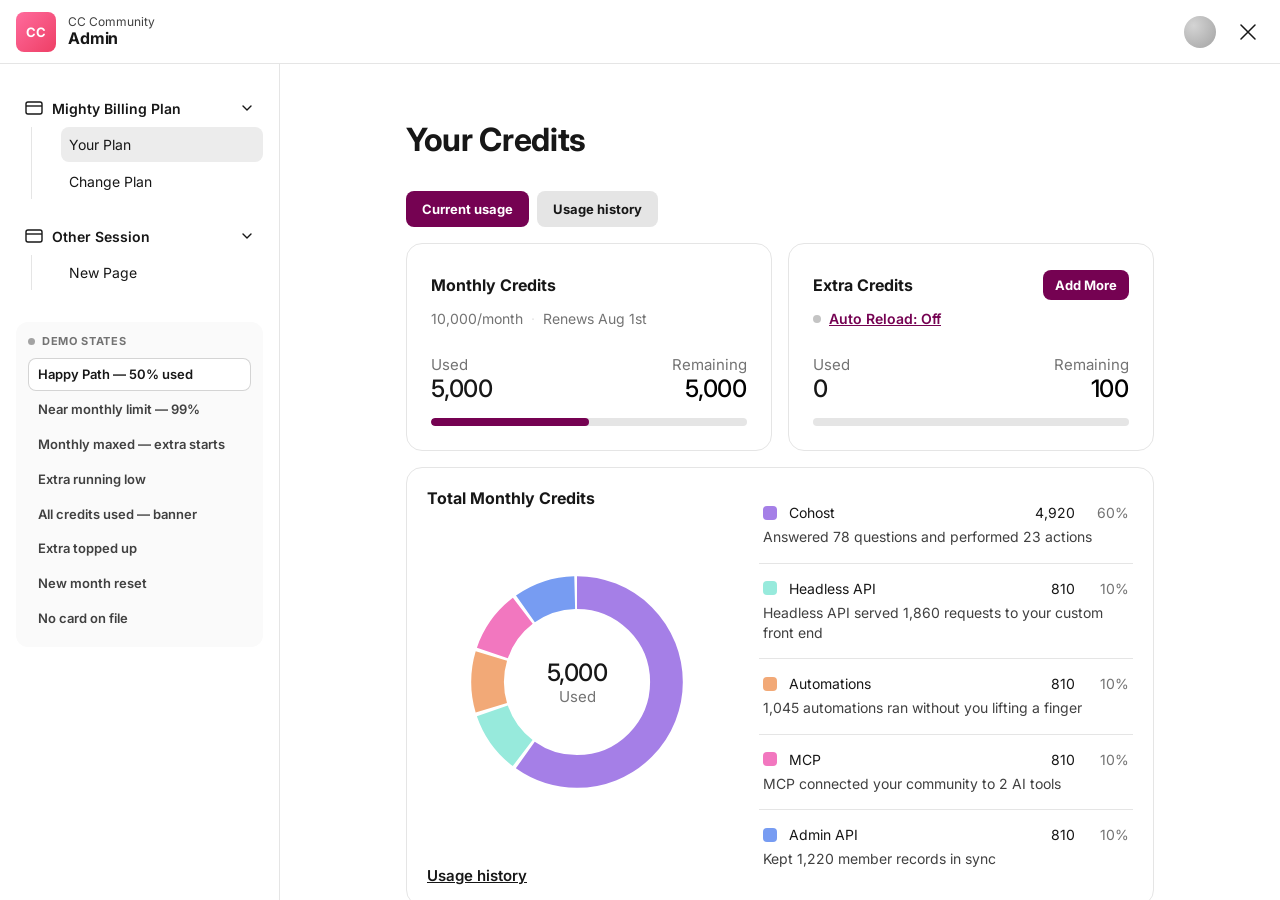
<file: v6.html>
<!DOCTYPE html>
<html lang="en">
<head>
<meta charset="UTF-8">
<meta name="viewport" content="width=device-width, initial-scale=1.0">
<title>Mighty Billing — Credits (V6)</title>
<link rel="preconnect" href="https://fonts.googleapis.com">
<link href="https://fonts.googleapis.com/css2?family=Inter:wght@400;500;600;700&display=swap" rel="stylesheet">
<style>
:root {
  --color-text-primary: #171717;
  --color-text-secondary: #404040;
  --color-text-tertiary: #737373;
  --color-border: #e5e5e5;
  --color-surface: #ffffff;
  --color-surface-secondary: #fafafa;
  --color-fill-secondary: #e5e5e5;
  --color-fill-selected: #ececec;
  --color-border-active: #750252;
  --button-theme: #750252;

  /* Feature breakdown colors */
  --seg-cohost: #a57fe7;
  --seg-headless: #97eadc;
  --seg-automations: #f2a977;
  --seg-mcp: #f277bf;
  --seg-adminapi: #779cf2;

  /* Credit bar (3-color) */
  --credit-empty: #e5e5e5;   /* 0 credits loaded */
  --credit-loaded: #750252;  /* credits loaded (remaining) */
  --credit-spent: #cf5ea6;   /* credits spent */

  --prog-green: var(--button-theme);
  --prog-orange: #f5a623;
  --prog-red: #ef5350;

  --radius-medium: 8px;
  --radius-large: 12px;
}

* { box-sizing: border-box; }

html, body {
  margin: 0;
  height: 100%;
  font-family: 'Inter', -apple-system, BlinkMacSystemFont, 'Segoe UI', sans-serif;
  color: var(--color-text-primary);
  background: var(--color-surface);
}

button, input, select { font-family: inherit; }
a { color: inherit; }

.app { display: flex; flex-direction: column; height: 100vh; }

/* Topbar */
.topbar {
  height: 64px; flex-shrink: 0; display: flex; align-items: center; justify-content: space-between;
  padding: 0 16px; border-bottom: 1px solid var(--color-border);
}
.topbar-left { display: flex; align-items: center; gap: 12px; }
.brand-avatar {
  width: 40px; height: 40px; border-radius: var(--radius-medium);
  background: linear-gradient(135deg, #ff6b9d, #ee3f65);
  color: #fff; display: flex; align-items: center; justify-content: center;
  font-weight: 700; font-size: 13px; letter-spacing: -0.02em;
}
.brand-titles { display: flex; flex-direction: column; line-height: 1.2; }
.brand-sub { font-size: 12px; color: var(--color-text-secondary); }
.brand-main { font-size: 16px; font-weight: 700; letter-spacing: -0.01em; }
.topbar-right { display: flex; align-items: center; gap: 16px; }
.cohost-icon { width: 32px; height: 32px; border-radius: 999px; background: radial-gradient(circle at 30% 30%, #d4d4d4, #a3a3a3); }
.icon-btn {
  width: 32px; height: 32px; border-radius: var(--radius-medium);
  border: none; background: transparent; display: flex; align-items: center; justify-content: center;
  color: var(--color-text-primary); cursor: pointer;
}
.icon-btn:hover { background: var(--color-fill-secondary); }

/* Layout */
.layout { flex: 1; display: flex; min-height: 0; }

/* Sidebar */
.sidebar { width: 280px; flex-shrink: 0; border-right: 1px solid var(--color-border); padding: 9px 16px 64px 16px; overflow-y: auto; }
.nav-group { padding-top: 16px; }
.nav-group-header {
  width: 100%; display: flex; align-items: center; justify-content: space-between;
  gap: 8px; padding: 9px 8px; border-radius: var(--radius-medium);
  background: transparent; border: none; cursor: pointer; font-size: 14px; font-weight: 600; color: var(--color-text-primary);
}
.nav-group-header:hover { background: var(--color-surface-secondary); }
.nav-group-title { display: flex; align-items: center; gap: 8px; }
.chevron { transition: transform .15s ease; flex-shrink: 0; }
.nav-group.collapsed .chevron { transform: rotate(-90deg); }
.nav-group.collapsed .nav-list { display: none; }
.nav-list { list-style: none; margin: 0 0 0 15px; padding: 0 0 0 29px; border-left: 1px solid var(--color-border); }
.nav-link { display: block; padding: 9px 8px; margin: 0 0 2px 0; border-radius: var(--radius-medium); font-size: 14px; text-decoration: none; color: var(--color-text-primary); }
.nav-link:hover { background: var(--color-surface-secondary); }
.nav-link.active { background: var(--color-fill-selected); }

/* Content */
.content { flex: 1; min-width: 0; overflow-y: auto; }
.view { display: none; }
.view.active { display: block; }
#view-processing.active { display: flex; flex-direction: column; min-height: 100%; }

.content-header { display: flex; justify-content: center; padding: 56px 24px 32px; }
.content-header h1 { max-width: 748px; width: 100%; margin: 0; font-size: 32px; font-weight: 700; letter-spacing: -0.01em; }

#view-purchase .content-header,
#view-processing .content-header { justify-content: flex-start; padding-left: 48px; }
#view-purchase .content-header h1,
#view-processing .content-header h1 { max-width: none; width: auto; }
.purchase-header {flex-direction: column;align-items: flex-start;gap: 16px;padding-top: 24px !important;/* background: var(--color-surface-secondary); *//* border-bottom: 1px solid var(--color-border); */}
#view-processing .content-header { background: var(--color-surface-secondary); border-bottom: 1px solid var(--color-border); }
.back-btn { width: 32px; height: 32px; border-radius: var(--radius-medium); border: none; background: transparent; display: flex; align-items: center; justify-content: center; color: var(--color-text-primary); cursor: pointer; margin-left: -6px; }
.back-btn:hover { background: var(--color-fill-secondary); }

.content-body { display: flex; justify-content: center; padding: 0 24px 80px; }
.content-body--credits { flex-direction: column; align-items: center; gap: 16px; }

.actions-row { display: flex; gap: 8px; width: 100%; max-width: 748px; margin-bottom: 16px; }
.btn { display: inline-flex; align-items: center; gap: 4px; padding: 8px 12px; border-radius: var(--radius-medium); border: none; font-size: 12px; font-weight: 600; cursor: pointer; }
.btn-secondary { background: var(--color-fill-secondary); color: var(--color-text-primary); }
.btn-secondary:hover { filter: brightness(0.96); }
.btn-cta { background: var(--button-theme); color: #fff; margin-left: auto; }
.btn-cta:hover { filter: brightness(1.1); }

.card { width: 100%; max-width: 748px; border: 1px solid var(--color-border); border-radius: 16px; padding: 20px; }

/* Credit meter (title + repositioned stat labels + thin 3-color bar) */
.meter { margin-bottom: 20px; }
.meter:last-child { margin-bottom: 0; }
.meter-title-row { display: flex; align-items: center; gap: 6px; margin-bottom: 10px; }
.meter-title { font-size: 15px; font-weight: 700; }
.meter-note { font-size: 14px; color: var(--color-text-tertiary); }
.info-dot {
  width: 15px; height: 15px; border-radius: 50%; border: 1px solid var(--color-text-tertiary); color: var(--color-text-tertiary);
  font-size: 10px; font-style: italic; display: inline-flex; align-items: center; justify-content: center; cursor: default; flex-shrink: 0;
}
.meter-stats { display: flex; align-items: baseline; justify-content: space-between; margin-bottom: 8px; }
.meter-stats span { font-size: 15px; color: var(--color-text-primary); }
.meter-stats .stat-strong { font-weight: 600; }

.tri-bar { height: 8px; border-radius: 999px; background: var(--credit-empty); overflow: hidden; }
.tri-fill { display: flex; height: 100%; width: 0; transition: width 1.1s cubic-bezier(.22,.61,.36,1); position: relative; overflow: hidden; }
.tri-spent { height: 100%; background: var(--credit-spent); flex: 0 0 auto; width: 0; }
.tri-remaining { height: 100%; background: var(--credit-loaded); flex: 1; }
.tri-fill.shine::after {
  content: ""; position: absolute; inset: 0;
  background: linear-gradient(90deg, transparent 0%, rgba(255,255,255,0.65) 50%, transparent 100%);
  transform: translateX(-100%); animation: fill-shine 0.9s ease; pointer-events: none;
}
@keyframes fill-shine { to { transform: translateX(100%); } }

.credit-bump { display: inline-block; transform-origin: right center; animation: credit-bump 1s ease; }
@keyframes credit-bump {
  0% { transform: scale(1); }
  25% { transform: scale(1.22); color: #067647; }
  60% { color: #067647; }
  100% { transform: scale(1); }
}

/* Usage-by-feature card */
.usage-head { display: flex; align-items: center; justify-content: space-between; margin-bottom: 14px; }
.usage-title { font-size: 16px; font-weight: 700; }
.dropdown { position: relative; }
.dropdown-btn {
  display: flex; align-items: center; gap: 8px; border: 1px solid var(--color-border); border-radius: 8px; background: transparent;
  padding: 8px 10px 8px 12px; font-size: 13px; font-weight: 600; cursor: pointer; color: var(--color-text-primary);
}
.dropdown-btn:hover { background: var(--color-surface-secondary); }
.dropdown-chevron { transition: transform .15s ease; }
.dropdown.open .dropdown-chevron { transform: rotate(180deg); }
.dropdown-menu {
  position: absolute; top: calc(100% + 4px); right: 0; z-index: 20;
  min-width: 160px; margin: 0; padding: 4px; list-style: none;
  background: var(--color-surface); border: 1px solid var(--color-border); border-radius: 10px;
  box-shadow: 0 8px 24px rgba(0,0,0,0.12);
  opacity: 0; transform: translateY(-4px); pointer-events: none; transition: opacity .12s ease, transform .12s ease;
}
.dropdown.open .dropdown-menu { opacity: 1; transform: translateY(0); pointer-events: auto; }
.dropdown-item {
  display: flex; align-items: center; justify-content: space-between; gap: 8px;
  padding: 9px 10px; border-radius: 6px; font-size: 13px; font-weight: 600; cursor: pointer; color: var(--color-text-primary);
}
.dropdown-item:hover { background: var(--color-surface-secondary); }
.dropdown-item.selected::after { content: "✓"; color: var(--button-theme); font-size: 12px; }

/* Separate thin usage bar */
.usage-controls { display: flex; align-items: center; gap: 8px; }
.vs-label { font-size: 13px; font-weight: 600; color: var(--color-text-tertiary); }

.usage-bars { margin-bottom: 20px; }
.usage-bar-row { display: flex; align-items: center; gap: 12px; }
.usage-bar-row + .usage-bar-row { margin-top: 10px; }
.ubl { flex-shrink: 0; width: 84px; font-size: 12px; font-weight: 600; color: var(--color-text-secondary); }
.ubl--cmp { color: var(--color-text-tertiary); }
#cmpBarRow.hidden { display: none; }
#usageBarCmp { opacity: 0.55; }

.usage-bar { display: flex; flex: 1; height: 8px; }
.seg { position: relative; height: 100%; cursor: default; transition: flex-grow .45s ease; }
.seg:first-child { border-top-left-radius: 999px; border-bottom-left-radius: 999px; }
.seg:last-child { border-top-right-radius: 999px; border-bottom-right-radius: 999px; }
/* Invisible taller hover zone so the thin bar is easy to hover */
.seg::after { content: ""; position: absolute; left: 0; right: 0; top: -9px; bottom: -9px; }
.seg:hover { filter: brightness(0.94); }
.usage-bar.zero .seg { background: var(--credit-empty) !important; }

.bar-tooltip {
  position: fixed; z-index: 100; background: #171717; color: #fff; font-size: 12px; font-weight: 600;
  padding: 6px 10px; border-radius: 6px; white-space: nowrap; pointer-events: none;
  transform: translate(-50%, -100%); opacity: 0; transition: opacity .1s ease;
}
.bar-tooltip.visible { opacity: 1; }
.bar-tooltip { text-align: left; }
.bar-tooltip .tt-h { font-weight: 700; margin-bottom: 4px; }
.bar-tooltip .tt-r { display: flex; align-items: center; gap: 6px; line-height: 1.5; font-weight: 500; }
.bar-tooltip .tt-sw { width: 9px; height: 9px; border-radius: 2px; display: inline-block; }
.chart-hit { pointer-events: all; cursor: default; }
.bar-tooltip::after { content: ""; position: absolute; top: 100%; left: 50%; transform: translateX(-50%); border: 5px solid transparent; border-top-color: #171717; }

.table-wrap { width: 100%; border: 1px solid var(--color-border); border-radius: 8px; overflow: hidden; }
.usage-table { width: 100%; border-collapse: separate; border-spacing: 0; table-layout: auto; }
.usage-table thead th:first-child { width: 40%; }
.usage-table thead th { background: var(--color-surface-secondary); text-align: left; font-size: 14px; font-weight: 600; color: var(--color-text-tertiary); padding: 16px 12px; }
.usage-table thead th.num { text-align: right; }
.usage-table tbody td { padding: 16px 12px; border-top: 1.5px solid var(--color-border); font-size: 14px; }
.usage-table tbody td.num { text-align: right; }
.usage-table .dot { display: inline-block; width: 10px; height: 10px; border-radius: 3px; margin-right: 8px; vertical-align: middle; }
.usage-table .pct { color: var(--color-text-tertiary); margin-left: 6px; }
.usage-table .cmp-col { color: var(--color-text-tertiary); }
.usage-table.no-compare .cmp-col,
.usage-table.no-compare .chg-col { display: none; }

.delta { display: inline-flex; align-items: center; gap: 3px; font-size: 13px; font-weight: 600; white-space: nowrap; }
.delta.up { color: #c0322b; }
.delta.down { color: #067647; }
.delta.flat { color: var(--color-text-tertiary); }

/* Purchase view */
.purchase-layout { display: flex; align-items: flex-start; }
.purchase-col--left { flex: 1; min-width: 0; background: var(--color-surface-secondary); padding: 48px; display: flex; flex-direction: column; gap: 64px; }
.purchase-col--right { flex: 1; min-width: 0; background: var(--color-surface-secondary); border-left: 1px solid var(--color-border); padding: 48px; align-self: stretch; }
.option-group h2 { font-size: 20px; font-weight: 700; letter-spacing: -0.01em; margin: 0 0 16px; }
.option-group h2.h2-large { font-size: 22px; }
.option-card { display: flex; align-items: center; gap: 24px; width: 100%; background: var(--color-surface); border: 1px solid var(--color-border); border-radius: 12px; padding: 24px 16px; margin-bottom: 8px; cursor: pointer; position: relative; }
.option-card.selected { border: 2px solid var(--color-border-active); padding: 23px 15px; }
.radio { width: 24px; height: 24px; border-radius: 50%; border: 1.5px solid var(--color-border); flex-shrink: 0; }
.option-card.selected .radio { border: 6px solid var(--color-border-active); }
.option-name { font-size: 16px; font-weight: 600; flex: 1; }
.save-chip { background: var(--button-theme); color: #fff; font-size: 12px; padding: 4px 8px; border-radius: 4px; margin-right: 8px; white-space: nowrap; }
.option-price { display: flex; align-items: center; gap: 8px; font-size: 16px; font-weight: 600; white-space: nowrap; }
.price-strike { text-decoration: line-through; color: rgba(46,46,46,0.4); font-weight: 600; }
.payment-card { background: var(--color-surface); border: 2px solid var(--color-border); border-radius: 12px; padding: 16px; display: flex; flex-direction: column; gap: 24px; }
.payment-card h3 { font-size: 20px; font-weight: 700; letter-spacing: -0.01em; margin: 0; }
.pay-tabs { display: flex; gap: 16px; }
.pay-tab { flex: 1; height: 100px; border-radius: 8px; border: 1px solid var(--color-border); background: var(--color-surface); font-size: 16px; cursor: pointer; color: var(--color-text-primary); }
.pay-tab.selected { border: 1px solid var(--color-border-active); box-shadow: 0 2px 4px rgba(0,0,0,0.1); }
.field { display: flex; flex-direction: column; gap: 8px; flex: 1; }
.field-row { display: flex; gap: 16px; }
.field label { font-size: 16px; font-weight: 600; }
.field input, .field select { height: 48px; border: 1.5px solid var(--color-border); border-radius: 8px; padding: 0 16px; font-size: 16px; color: var(--color-text-primary); background: var(--color-surface); }
.field input:focus, .field select:focus { outline: none; border-color: var(--color-border-active); }
.checkbox-row { display: flex; align-items: center; gap: 24px; font-size: 14px; }
.checkbox-row input { width: 24px; height: 24px; accent-color: var(--button-theme); }
.fineprint { font-size: 14px; color: var(--color-text-tertiary); margin: 0; }
.summary-card { max-width: 460px; display: flex; flex-direction: column; gap: 8px; }
.summary-card hr { border: none; border-top: 1px solid var(--color-border); margin: 8px 0; }
.summary-line { display: flex; justify-content: space-between; align-items: baseline; font-size: 14px; font-weight: 600; }
.summary-line--main { font-size: 20px; font-weight: 700; letter-spacing: -0.01em; }
.summary-line--total { font-size: 20px; font-weight: 700; letter-spacing: -0.01em; margin-top: 8px; }
.btn-pay { width: 100%; height: 48px; border-radius: 12px; background: var(--button-theme); color: #fff; font-size: 16px; font-weight: 600; border: none; cursor: pointer; margin: 16px 0 24px; justify-content: center; }
.btn-pay:hover { filter: brightness(1.1); }
.legal { font-size: 14px; color: var(--color-text-primary); line-height: 18px; margin: 0 0 16px; }
.legal a { text-decoration: underline; }

/* Processing */
.processing-body { flex: 1; display: flex; flex-direction: column; align-items: center; justify-content: center; gap: 24px; padding: 140px 24px; background: var(--color-surface-secondary); min-height: 500px; }
.spinner { width: 32px; height: 32px; border-radius: 50%; border: 3px solid var(--color-border); border-top-color: var(--color-text-tertiary); animation: spin 0.8s linear infinite; }
@keyframes spin { to { transform: rotate(360deg); } }
.processing-text { font-size: 18px; font-weight: 700; margin: 0; }

/* Add credits modal */
.modal-overlay {
  position: fixed; inset: 0; z-index: 1000;
  display: flex; align-items: center; justify-content: center; padding: 24px;
  background: rgba(23,23,23,0.45);
  opacity: 0; visibility: hidden; transition: opacity .18s ease, visibility .18s ease;
}
.modal-overlay.open { opacity: 1; visibility: visible; }
.modal {
  position: relative; width: 100%; max-width: 560px;
  background: var(--color-surface); border-radius: 24px; padding: 32px;
  box-shadow: 0 24px 60px rgba(0,0,0,0.24);
  transform: translateY(10px) scale(.98); transition: transform .18s ease;
}
.modal-overlay.open .modal { transform: none; }
.modal-close {
  position: absolute; top: 26px; right: 26px; width: 32px; height: 32px;
  border: none; background: transparent; border-radius: var(--radius-medium);
  display: flex; align-items: center; justify-content: center; color: var(--color-text-primary); cursor: pointer;
}
.modal-close:hover { background: var(--color-fill-secondary); }
.modal-title { font-size: 28px; font-weight: 700; letter-spacing: -0.01em; margin: 0 0 12px; }
.modal-sub { font-size: 16px; line-height: 1.4; color: var(--color-text-secondary); margin: 0 0 24px; }

.amount-grid { display: grid; grid-template-columns: repeat(4, 1fr); gap: 12px; margin-bottom: 16px; }
.amount-pill {
  height: 76px; border: 1px solid var(--color-border); border-radius: 12px; background: var(--color-surface);
  font-size: 20px; font-weight: 700; color: var(--color-text-primary); cursor: pointer;
  display: flex; align-items: center; justify-content: center; transition: border-color .12s ease, background .12s ease;
}
.amount-pill:hover { border-color: #c9c9c9; }
.amount-other { color: var(--color-text-tertiary); }
.amount-pill.selected { border: 2px solid var(--color-border-active); background: rgba(117,2,82,0.06); color: var(--color-border-active); }

.other-wrap { margin-bottom: 16px; }
.other-wrap input {
  width: 100%; height: 56px; border: 1.5px solid var(--color-border); border-radius: 12px;
  padding: 0 16px; font-size: 18px; font-weight: 600; color: var(--color-text-primary); background: var(--color-surface);
}
.other-wrap input:focus { outline: none; border-color: var(--color-border-active); }

.modal-summary { background: var(--color-surface-secondary); border-radius: 12px; padding: 20px 24px; margin-bottom: 16px; }
.msum-row { display: flex; align-items: baseline; justify-content: space-between; font-size: 17px; color: var(--color-text-secondary); }
.msum-row + .msum-row { margin-top: 12px; }
.modal-summary hr { border: none; border-top: 1px solid var(--color-border); margin: 16px 0; }
.msum-total { color: var(--color-text-primary); }
.msum-total span:first-child { font-size: 20px; font-weight: 600; }
.msum-total span:last-child { font-size: 28px; font-weight: 700; letter-spacing: -0.01em; }

.payment-method {
  display: flex; align-items: center; justify-content: space-between;
  background: var(--color-surface-secondary); border-radius: 12px; padding: 16px 20px; margin-bottom: 24px;
}
.pm-label { font-size: 16px; font-weight: 700; }
.pm-right { display: flex; align-items: center; gap: 12px; }
.stripe-badge {
  display: inline-flex; align-items: center; gap: 8px;
  background: #e3f8ee; color: #0a7d4d; font-size: 15px; font-weight: 700;
  padding: 6px 12px; border-radius: 8px;
}
.stripe-icon {
  width: 20px; height: 20px; border-radius: 5px; background: #00c46a; color: #fff;
  display: inline-flex; align-items: center; justify-content: center; font-size: 13px; font-weight: 700;
}
.stripe-badge.plain { background: transparent; color: var(--color-text-primary); padding: 0; }
.stripe-badge.plain .stripe-icon { display: none; }
.pm-edit { border: none; background: transparent; color: var(--color-text-secondary); cursor: pointer; display: flex; padding: 4px; border-radius: 6px; }
.pm-edit:hover { background: var(--color-fill-secondary); }

.modal-buy {
  width: 100%; height: 56px; border: none; border-radius: 12px;
  background: var(--button-theme); color: #fff; font-size: 18px; font-weight: 700; cursor: pointer;
}
.modal-buy:hover { filter: brightness(1.1); }
.modal-buy:disabled { opacity: 0.5; cursor: not-allowed; filter: none; }

.btn-toggle { gap: 8px; }
.ar-dot { width: 8px; height: 8px; border-radius: 50%; background: #c4c4c4; flex-shrink: 0; }
.ar-dot.on { background: #9dc63f; }

.ar-field { margin-bottom: 20px; }
.ar-field label { display: block; font-size: 16px; font-weight: 700; margin-bottom: 8px; }
.ar-field input {
  width: 100%; height: 56px; border: 1.5px solid var(--color-border); border-radius: 12px;
  padding: 0 16px; font-size: 18px; color: var(--color-text-primary); background: var(--color-surface);
}
.ar-field input:focus { outline: none; border-color: var(--color-border-active); }
.ar-card-line {
  display: flex; align-items: center; justify-content: space-between; gap: 12px;
  background: var(--color-surface-secondary); border: 1px solid var(--color-border); border-radius: 12px;
  padding: 18px 20px; margin-bottom: 24px; font-size: 16px; font-weight: 700;
}
.ar-card-digits { letter-spacing: 2px; }
.ar-primary { margin-bottom: 12px; }
.ar-cancel {
  width: 100%; height: 56px; border: none; border-radius: 12px;
  background: var(--color-fill-secondary); color: var(--color-text-primary); font-size: 16px; font-weight: 700; cursor: pointer;
}
.ar-cancel:hover { filter: brightness(0.96); }

/* Credit usage history modal */
.modal--history { padding: 0; display: flex; flex-direction: column; max-height: 86vh; }
.modal--history .modal-close { top: 28px; right: 28px; }
.hist-head { padding: 32px 32px 0; }
.hist-head .modal-title { margin-bottom: 16px; }
.hist-head .modal-sub { margin-bottom: 20px; }
.hist-bar { display: flex; height: 10px; border-radius: 999px; overflow: hidden; margin-bottom: 24px; }
.hist-seg { height: 100%; }

.hist-list { flex: 1; overflow-y: auto; padding: 0 32px; }
.hist-day {display: flex;align-items: baseline;justify-content: space-between;gap: 12px;font-size: 14px;font-weight: 400;color: var(--color-text-secondary);margin: 40px 0 0;padding-bottom: 16px;}
.hist-day-total {font-size: 14px;font-weight: 400;color: var(--color-text-tertiary);}
.hist-day:first-child { margin-top: 4px; }
.hist-row { display: flex; align-items: center; gap: 12px; padding: 16px 2px; border-bottom: 1px solid var(--color-border); }
.hist-day + .hist-row { border-top: 1px solid var(--color-border); }
.hist-name {font-size: 16px;font-weight: 400;color: var(--color-text-primary);}
.hist-pct {font-size: 14px;color: var(--color-text-tertiary);}
.hist-num {margin-left: auto;font-size: 16px;font-weight: 400;color: var(--color-text-primary);white-space: nowrap;}

.hist-footer {
  display: flex; align-items: center; justify-content: space-between;
  padding: 20px 32px; border-top: 1px solid var(--color-border);
}
.hist-count { font-size: 15px; color: var(--color-text-tertiary); }
.hist-export { border: none; background: transparent; font-size: 16px; font-weight: 700; color: var(--color-text-primary); cursor: pointer; padding: 4px; }
.hist-export:hover { text-decoration: underline; }

/* Usage history page */
.hist-header-inner { width: 100%; max-width: 748px; display: flex; flex-direction: column; align-items: flex-start; gap: 16px; }
.history-body { display: flex; flex-direction: column; align-items: center; padding: 0 24px 80px; }
.history-body > * { width: 100%; max-width: 748px; }
.history-body .actions-row-v6 { margin-bottom: 24px; }
.history-sub { font-size: 15px; color: var(--color-text-tertiary); margin: 0 0 20px; }
.history-controls {display: flex;align-items: flex-end;gap: 12px;margin-bottom: 40px;}
.hc-field { display: flex; flex-direction: column; gap: 6px; font-size: 13px; font-weight: 600; color: var(--color-text-secondary); }
.hc-field input { height: 40px; border: 1.5px solid var(--color-border); border-radius: 8px; padding: 0 12px; font-size: 14px; font-family: inherit; color: var(--color-text-primary); background: var(--color-surface); }
.hc-field input:focus { outline: none; border-color: var(--color-border-active); }
.hc-clear { height: 40px; border: 1px solid var(--color-border); background: transparent; border-radius: 8px; padding: 0 14px; font-size: 13px; font-weight: 600; cursor: pointer; color: var(--color-text-primary); }
.hc-clear:hover { background: var(--color-surface-secondary); }
#view-history .hist-list { flex: none; overflow: visible; padding: 0; }
.hist-empty { padding: 40px 4px; text-align: center; color: var(--color-text-tertiary); font-size: 15px; }
.history-foot { display: flex; align-items: center; justify-content: space-between; margin-top: 16px; padding-top: 16px; border-top: 1px solid var(--color-border); }

/* V5 stat cards */
#view-credits .content-header h1 { max-width: 748px; }
.content-body--credits .card { max-width: 748px; }
.stat-cards { width: 100%; max-width: 748px; display: flex; gap: 16px; }
.stat-card { flex: 1; min-width: 0; display: flex; flex-direction: column; border: 1px solid var(--color-border); border-radius: 16px; padding: 24px; }
.stat-grow { flex: 1; min-height: 28px; }
.stat-card-title { font-size: 16px; font-weight: 700; }
.stat-card-head { display: flex; align-items: center; justify-content: space-between; gap: 12px; min-height: 34px; }
.stat-sub { margin-top: 8px; font-size: 14px; color: var(--color-text-tertiary); display: flex; align-items: center; gap: 8px; flex-wrap: wrap; }
.stat-sub-sep { color: var(--color-border); }
.stat-label { font-size: 15px; color: var(--color-text-tertiary); }
.stat-number { font-size: 24px; font-weight: 500; letter-spacing: -0.01em; line-height: 1.1; margin-top: 2px; }
.stat-number.muted { color: #000000; }
.stat-link { display: inline-block; margin-top: 10px; font-size: 15px; font-weight: 600; text-decoration: underline; color: var(--color-text-primary); cursor: pointer; }
.stat-rows { display: flex; justify-content: space-between; align-items: flex-end; gap: 12px; }
.ta-right { text-align: right; }
.prog-bar { position: relative; height: 8px; border-radius: 999px; background: var(--credit-empty); overflow: hidden; margin-top: 16px; }
.prog-fill { height: 100%; width: 0; border-radius: 999px; background: var(--prog-green); transition: width .9s cubic-bezier(.22,.61,.36,1), background-color .3s ease; }
.prog-fill.shine::after { content: ""; position: absolute; inset: 0; background: linear-gradient(90deg, transparent 0%, rgba(255,255,255,0.65) 50%, transparent 100%); transform: translateX(-100%); animation: fill-shine 0.9s ease; pointer-events: none; }

.add-more-btn { border: none; background: var(--button-theme); color: #fff; font-size: 13px; font-weight: 700; padding: 7px 12px; border-radius: 8px; cursor: pointer; white-space: nowrap; }
.add-more-btn:hover { filter: brightness(1.1); }
.auto-reload-inline { margin-top: 8px; display: inline-flex; align-items: center; gap: 8px; border: none; background: transparent; padding: 0; cursor: pointer; font-size: 14px; font-weight: 600; color: var(--button-theme); text-decoration: underline; align-self: flex-start; }

.alert-banner { width: 100%; max-width: 748px; display: flex; align-items: center; justify-content: space-between; gap: 16px; border: 1px solid var(--color-border); border-radius: 16px; padding: 18px 24px; }
.alert-banner[hidden] { display: none; }
.alert-title { font-size: 16px; font-weight: 700; }
.alert-text { font-size: 14px; color: var(--color-text-tertiary); margin-top: 2px; }
.alert-btn { border: none; background: #171717; color: #fff; font-size: 14px; font-weight: 700; padding: 12px 18px; border-radius: 8px; cursor: pointer; white-space: nowrap; }
.alert-btn:hover { filter: brightness(1.4); }

/* usage bar empty (new month) */
.usage-bar.zero .seg { background: var(--credit-empty) !important; }

/* Demo-only state switcher in the sidebar */
.demo-panel { margin-top: 32px; border: none; background: #fafafa; border-radius: 12px; padding: 12px; }
.demo-panel-head { display: flex; align-items: center; gap: 7px; font-size: 11px; font-weight: 700; letter-spacing: 0.06em; text-transform: uppercase; color: #737373; margin-bottom: 10px; }
.demo-panel-head .demo-dot { width: 7px; height: 7px; border-radius: 50%; background: #a3a3a3; }
.demo-items { display: flex; flex-direction: column; gap: 2px; }
.demo-item { text-align: left; border: none; background: transparent; cursor: pointer; font-size: 13px; font-weight: 600; color: var(--color-text-secondary); padding: 8px 10px; border-radius: 8px; line-height: 1.3; }
.demo-item:hover { background: rgba(0, 0, 0, 0.05); }
.demo-item.active { background: #fff; color: var(--color-text-primary); box-shadow: inset 0 0 0 1px #d4d4d4; }

@media (max-width: 860px) { .stat-cards { flex-direction: column; } }

/* No-card: add-payment CTA */
.payment-method[hidden] { display: none; }
.pm-add { width: 100%; display: flex; align-items: center; justify-content: center; gap: 8px; border: 1.5px dashed var(--color-border); background: transparent; border-radius: 12px; padding: 16px; margin-bottom: 16px; font-size: 15px; font-weight: 700; color: var(--color-text-primary); cursor: pointer; }
.pm-add:hover { border-color: var(--color-border-active); color: var(--color-border-active); }
.pm-add[hidden] { display: none; }
.pm-add-plus { font-size: 18px; line-height: 1; }

/* In-modal card entry form */
.modal-cardform { display: none; }
.modal.carding .modal-body { display: none; }
.modal.carding .modal-processing { display: none; }
.modal.carding .modal-cardform { display: block; }
.cf-back { display: inline-flex; align-items: center; gap: 4px; border: none; background: transparent; cursor: pointer; font-size: 14px; font-weight: 600; color: var(--color-text-secondary); padding: 0; margin-bottom: 16px; }
.cf-back:hover { color: var(--color-text-primary); }
.modal-cardform .modal-title { margin-bottom: 8px; }
.cf-fields { display: flex; flex-direction: column; gap: 16px; margin: 20px 0 24px; }

/* V6 layout */
.actions-row-v6 { width: 100%; max-width: 748px; display: flex; gap: 8px; }
.btn-pill { border: none; background: var(--color-fill-secondary); color: var(--color-text-primary); font-size: 13px; font-weight: 700; padding: 10px 16px; border-radius: 8px; cursor: pointer; }
.btn-pill:hover { filter: brightness(0.96); }
.btn-pill--dark { background: var(--button-theme); color: #fff; }
.btn-pill--dark:hover { filter: brightness(1.1); }

.top-cards { width: 100%; max-width: 748px; display: flex; gap: 16px; }

.donut-card { width: 100%; max-width: 748px; display: flex; gap: 32px; align-items: stretch; }
.donut-left { flex: 0 0 300px; display: grid; grid-template-rows: auto 1fr auto; justify-items: start; }
.donut-wrap { position: relative; width: 240px; height: 240px; justify-self: center; align-self: center; }
.donut-svg, .donut-svg svg { width: 100%; height: 100%; display: block; }
.donut-center { position: absolute; inset: 0; display: flex; flex-direction: column; align-items: center; justify-content: center; pointer-events: none; }
.donut-num { font-size: 24px; font-weight: 500; letter-spacing: -0.02em; }
.donut-cap { font-size: 15px; font-weight: 400; color: var(--color-text-tertiary); }
.donut-left .stat-link { align-self: end; }
.donut-legend { flex: 1; align-self: center; }
.dl-item { padding: 16px 4px; border-bottom: 1px solid var(--color-border); }
.dl-item:last-child { border-bottom: none; }
.dl-row { display: flex; align-items: center; gap: 12px; }
.dl-desc { margin: 6px 0 0; font-size: 14px; line-height: 1.4; color: var(--color-text-secondary); }
.dl-row .dot { width: 14px; height: 14px; border-radius: 4px; flex-shrink: 0; }
.dl-name { font-size: 14px; font-weight: 400; }
.dl-num { margin-left: auto; font-size: 14px; font-weight: 400; }
.dl-pct { font-size: 14px; color: var(--color-text-tertiary); min-width: 42px; text-align: right; }

.gran-toggle { display: inline-flex; border: 1px solid var(--color-border); border-radius: 8px; overflow: hidden; }
.gran-btn { border: none; background: transparent; padding: 8px 14px; font-size: 13px; font-weight: 600; cursor: pointer; color: var(--color-text-secondary); }
.gran-btn + .gran-btn { border-left: 1px solid var(--color-border); }
.gran-btn.active { background: var(--color-fill-selected); color: var(--color-text-primary); }

.chart-area { width: 100%; margin-top: 8px; }
.chart-area svg { width: 100%; height: auto; display: block; }
.chart-legend { display: flex; gap: 22px; margin-top: 14px; font-size: 14px; color: var(--color-text-secondary); }
.lg { display: inline-flex; align-items: center; gap: 8px; }
.lg-sw { width: 14px; height: 14px; border-radius: 3px; }
.lg-sw.cur { background: #171717; }
.lg-sw.prev { background: #d4d4d4; }

@media (max-width: 760px) {
  .top-cards { flex-direction: column; }
  .donut-card { flex-direction: column; gap: 16px; }
  .donut-left { flex-basis: auto; }
}

.modal-processing { display: none; flex-direction: column; align-items: center; justify-content: center; gap: 24px; padding: 72px 24px; min-height: 380px; }
.modal.processing .modal-body { display: none; }
.modal.processing .modal-close { display: none; }
.modal.processing .modal-processing { display: flex; }

@media (max-width: 600px) {
  .amount-grid { grid-template-columns: repeat(2, 1fr); }
}

@media (max-width: 900px) {
  .sidebar { display: none; }
  .purchase-layout { flex-direction: column; }
  .purchase-col--right { border-left: none; border-top: 1px solid var(--color-border); }
}
</style>
</head>
<body>
  <div class="app">

    <header class="topbar">
      <div class="topbar-left">
        <div class="brand-avatar">CC</div>
        <div class="brand-titles">
          <span class="brand-sub">CC Community</span>
          <span class="brand-main">Admin</span>
        </div>
      </div>
      <div class="topbar-right">
        <div class="cohost-icon" aria-hidden="true"></div>
        <button class="icon-btn" id="closeBtn" title="Back to Your Credits" aria-label="Close">
          <svg width="16" height="16" viewBox="0 0 16 16" fill="none"><path d="M1 1L15 15M15 1L1 15" stroke="currentColor" stroke-width="1.5" stroke-linecap="round"/></svg>
        </button>
      </div>
    </header>

    <div class="layout">
      <aside class="sidebar">
        <nav class="nav-group">
          <button class="nav-group-header">
            <span class="nav-group-title">
              <svg width="20" height="20" viewBox="0 0 20 20" fill="none"><rect x="2" y="4" width="16" height="12" rx="2" stroke="currentColor" stroke-width="1.4"/><path d="M2 8H18" stroke="currentColor" stroke-width="1.4"/></svg>
              Mighty Billing Plan
            </span>
            <svg class="chevron" width="16" height="16" viewBox="0 0 16 16" fill="none"><path d="M4 6L8 10L12 6" stroke="currentColor" stroke-width="1.4" stroke-linecap="round" stroke-linejoin="round"/></svg>
          </button>
          <ul class="nav-list">
            <li><a href="#" class="nav-link active">Your Plan</a></li>
            <li><a href="#" class="nav-link">Change Plan</a></li>
          </ul>
        </nav>
        <nav class="nav-group">
          <button class="nav-group-header">
            <span class="nav-group-title">
              <svg width="20" height="20" viewBox="0 0 20 20" fill="none"><rect x="2" y="4" width="16" height="12" rx="2" stroke="currentColor" stroke-width="1.4"/><path d="M2 8H18" stroke="currentColor" stroke-width="1.4"/></svg>
              Other Session
            </span>
            <svg class="chevron" width="16" height="16" viewBox="0 0 16 16" fill="none"><path d="M4 6L8 10L12 6" stroke="currentColor" stroke-width="1.4" stroke-linecap="round" stroke-linejoin="round"/></svg>
          </button>
          <ul class="nav-list">
            <li><a href="#" class="nav-link">New Page</a></li>
          </ul>
        </nav>

        <!-- Demo-only: state switcher for stakeholder walkthroughs -->
        <div class="demo-panel">
          <div class="demo-panel-head"><span class="demo-dot"></span>Demo states</div>
          <div class="demo-items">
            <button class="demo-item active" data-state="healthy">Happy Path — 50% used</button>
            <button class="demo-item" data-state="nearLimit">Near monthly limit — 99%</button>
            <button class="demo-item" data-state="monthlyMaxed">Monthly maxed — extra starts</button>
            <button class="demo-item" data-state="extraLow">Extra running low</button>
            <button class="demo-item" data-state="allUsed">All credits used — banner</button>
            <button class="demo-item" data-state="toppedUp">Extra topped up</button>
            <button class="demo-item" data-state="newMonth">New month reset</button>
            <button class="demo-item" data-state="noCard">No card on file</button>
          </div>
        </div>
      </aside>

      <main class="content">

        <!-- VIEW 1: Your Credits -->
        <section class="view active" id="view-credits">
          <div class="content-header"><h1 id="creditsHeading">Your Credits</h1></div>
          <div class="content-body content-body--credits">

            <div class="actions-row-v6">
              <button class="btn-pill btn-pill--dark js-tab-current" data-tab="credits">Current usage</button>
              <button class="btn-pill js-tab-history" data-tab="history">Usage history</button>
            </div>

            <div class="top-cards">
              <!-- Monthly Credits -->
              <div class="stat-card">
                <div class="stat-card-head"><div class="stat-card-title">Monthly Credits</div></div>
                <div class="stat-sub"><span id="monthlyAllowance">10,000/month</span><span class="stat-sub-sep">·</span><span>Renews Aug 1st</span></div>
                <div class="stat-grow"></div>
                <div class="stat-rows">
                  <div class="stat-col"><div class="stat-label">Used</div><div class="stat-number" id="monthlySpentNum">5,000</div></div>
                  <div class="stat-col ta-right"><div class="stat-label">Remaining</div><div class="stat-number muted" id="monthlyRemainNum">5,000</div></div>
                </div>
                <div class="prog-bar"><div class="prog-fill" id="monthlyFill"></div></div>
              </div>
              <!-- Extra Credits -->
              <div class="stat-card">
                <div class="stat-card-head">
                  <div class="stat-card-title">Extra Credits</div>
                  <button class="add-more-btn js-add-credits" id="addCreditsBtn">Add More</button>
                </div>
                <button class="auto-reload-inline" id="autoReloadBtn"><span class="ar-dot" id="arDot"></span><span id="arLabel">Auto Reload: Off</span></button>
                <div class="stat-grow"></div>
                <div class="stat-rows">
                  <div class="stat-col"><div class="stat-label">Used</div><div class="stat-number" id="extraSpentNum">0</div></div>
                  <div class="stat-col ta-right"><div class="stat-label">Remaining</div><div class="stat-number muted" id="extraRemainNum">100</div></div>
                </div>
                <div class="prog-bar"><div class="prog-fill" id="extraFill"></div></div>
              </div>
            </div>

            <!-- Add credits alert banner -->
            <div class="alert-banner" id="alertBanner" hidden>
              <div class="alert-body">
                <div class="alert-title">Add credits</div>
                <div class="alert-text" id="alertText">You've used 100% of this month's credits. Add more to avoid pausing AI features.</div>
              </div>
              <button class="alert-btn js-add-credits">Add Credits</button>
            </div>

            <!-- Total Monthly Credits: donut + table -->
            <div class="card donut-card">
              <div class="donut-left">
                <div class="usage-title">Total Monthly Credits</div>
                <div class="donut-wrap">
                  <div class="donut-svg" id="donutSvg"></div>
                  <div class="donut-center"><div class="donut-num" id="donutUsed">5,000</div><div class="donut-cap">Used</div></div>
                </div>
                <a class="stat-link js-tab-history">Usage history</a>
              </div>
              <div class="donut-legend">
                <div class="dl-item"><div class="dl-row"><span class="dot" style="background:var(--seg-cohost)"></span><span class="dl-name">Cohost</span><span class="dl-num">4,920</span><span class="dl-pct">60%</span></div><p class="dl-desc">Answered 78 questions and performed 23 actions</p></div>
                <div class="dl-item"><div class="dl-row"><span class="dot" style="background:var(--seg-headless)"></span><span class="dl-name">Headless API</span><span class="dl-num">810</span><span class="dl-pct">10%</span></div><p class="dl-desc">Headless API served 1,860 requests to your custom front end</p></div>
                <div class="dl-item"><div class="dl-row"><span class="dot" style="background:var(--seg-automations)"></span><span class="dl-name">Automations</span><span class="dl-num">810</span><span class="dl-pct">10%</span></div><p class="dl-desc">1,045 automations ran without you lifting a finger</p></div>
                <div class="dl-item"><div class="dl-row"><span class="dot" style="background:var(--seg-mcp)"></span><span class="dl-name">MCP</span><span class="dl-num">810</span><span class="dl-pct">10%</span></div><p class="dl-desc">MCP connected your community to 2 AI tools</p></div>
                <div class="dl-item"><div class="dl-row"><span class="dot" style="background:var(--seg-adminapi)"></span><span class="dl-name">Admin API</span><span class="dl-num">810</span><span class="dl-pct">10%</span></div><p class="dl-desc">Kept 1,220 member records in sync</p></div>
              </div>
            </div>

          </div>
        </section>

        <!-- VIEW 2: Add more credits -->
        <section class="view" id="view-purchase">
          <div class="content-header purchase-header">
            <button class="back-btn" id="backBtn" aria-label="Back">
              <svg width="20" height="20" viewBox="0 0 20 20" fill="none"><path d="M12 4L6 10L12 16" stroke="currentColor" stroke-width="1.6" stroke-linecap="round" stroke-linejoin="round"/></svg>
            </button>
            <h1>Add more credits</h1>
          </div>
          <div class="purchase-layout">
            <div class="purchase-col purchase-col--left">
              <div class="option-group">
                <h2>Credits</h2>
                <label class="option-card selected" data-price="10" data-credits="1000">
                  <span class="radio"></span>
                  <span class="option-name">1,000 credits</span>
                  <span class="option-price"><span class="price-final">$10</span></span>
                  <input type="radio" name="credits" value="1000" checked hidden>
                </label>
                <label class="option-card" data-price="45" data-credits="5000">
                  <span class="radio"></span>
                  <span class="option-name">5,000 credits</span>
                  <span class="option-price"><span class="price-strike">$50</span><span class="price-final">$45</span></span>
                  <input type="radio" name="credits" value="5000" hidden>
                </label>
                <label class="option-card" data-price="75" data-credits="10000">
                  <span class="radio"></span>
                  <span class="option-name">10,000 credits</span>
                  <span class="save-chip">Save 30%</span>
                  <span class="option-price"><span class="price-strike">$100</span><span class="price-final">$75</span></span>
                  <input type="radio" name="credits" value="10000" hidden>
                </label>
              </div>

              <div class="option-group">
                <h2>Recurrence</h2>
                <label class="option-card selected" data-billed="Billed Once">
                  <span class="radio"></span>
                  <span class="option-name">One time purchase</span>
                  <input type="radio" name="recurrence" value="once" checked hidden>
                </label>
                <label class="option-card" data-billed="Billed Monthly">
                  <span class="radio"></span>
                  <span class="option-name">Every Month</span>
                  <input type="radio" name="recurrence" value="monthly" hidden>
                </label>
                <label class="option-card" data-billed="Billed Quarterly">
                  <span class="radio"></span>
                  <span class="option-name">Every Quarter</span>
                  <input type="radio" name="recurrence" value="quarterly" hidden>
                </label>
              </div>

              <div class="option-group">
                <h2 class="h2-large">Payment Method</h2>
                <div class="payment-card">
                  <h3>Credit Card</h3>
                  <div class="pay-tabs">
                    <button class="pay-tab selected" data-tab="card">Card</button>
                    <button class="pay-tab" data-tab="gpay">Google Pay</button>
                  </div>
                  <div class="field">
                    <label>Card Number</label>
                    <input type="text" placeholder="1234 1234 1234 1234">
                  </div>
                  <div class="field-row">
                    <div class="field"><label>Expiration Date</label><input type="text" placeholder="03/29"></div>
                    <div class="field"><label>Security Code</label><input type="text" placeholder="123"></div>
                  </div>
                  <div class="field-row">
                    <div class="field"><label>Country</label>
                      <select><option>United States</option><option>Canada</option><option>United Kingdom</option></select>
                    </div>
                    <div class="field"><label>Zip Code</label><input type="text" placeholder="1231234"></div>
                  </div>
                  <label class="checkbox-row">
                    <input type="checkbox" checked>
                    <span>Save payment details for future purchases</span>
                  </label>
                  <p class="fineprint">By providing your card information, you allow {Network Name} to charge your card for future payments in accordance with their terms.</p>
                </div>
              </div>
            </div>

            <div class="purchase-col purchase-col--right">
              <div class="summary-card">
                <div class="summary-line summary-line--main">
                  <span id="summaryCreditsLabel">1,000 credits</span>
                  <span id="summaryCreditsPrice">$10</span>
                </div>
                <div class="summary-line"><span id="summaryBilledLabel">Billed Once</span></div>
                <hr>
                <div class="summary-line"><span>Subtotal</span><span id="summarySubtotal">$10</span></div>
                <div class="summary-line"><span>Tax</span><span>$0.00</span></div>
                <hr>
                <div class="summary-line summary-line--total"><span>Total Due Today</span><span id="summaryTotal">$10</span></div>
                <button class="btn btn-pay" id="payBtn">Pay <span id="payAmount">$10</span></button>
                <p class="legal">Cancel any time. Your subscription will auto-renew at $1 USD, and your account will be charged for renewal within 24-hours before the end of the current period. You authorize Mighty Networks to send instructions to the financial institution that issued your card to take payments from your account in accordance with the terms of your agreement with us. You can manage your subscription in Personal Settings &gt; Plans and Access.</p>
                <p class="legal">Mighty Networks <a href="https://www.mightynetworks.com/terms-of-use" target="_blank" rel="noopener">Terms of Use</a> and <a href="https://www.mightynetworks.com/privacy-policy" target="_blank" rel="noopener">Privacy Policy</a>.</p>
              </div>
            </div>
          </div>
        </section>

        <!-- VIEW 3: Processing -->
        <section class="view" id="view-processing">
          <div class="content-header"><h1>Add more credits</h1></div>
          <div class="processing-body">
            <div class="spinner" aria-hidden="true"></div>
            <p class="processing-text">Processing Payment</p>
          </div>
        </section>

        <!-- VIEW 4: Usage history -->
        <section class="view" id="view-history">
          <div class="content-header"><h1>Usage history</h1></div>
          <div class="history-body">
            <div class="actions-row-v6">
              <button class="btn-pill js-tab-current" data-tab="credits">Current usage</button>
              <button class="btn-pill btn-pill--dark js-tab-history" data-tab="history">Usage history</button>
            </div>
            <p class="history-sub">Search your credit usage by feature over time. Filter to a specific day or a date range.</p>
            <div class="history-controls">
              <label class="hc-field"><span>From</span><input type="date" id="histFrom" min="2026-06-01" max="2026-07-28"></label>
              <label class="hc-field"><span>To</span><input type="date" id="histTo" min="2026-06-01" max="2026-07-28"></label>
              <button class="hc-clear" id="histClear">Clear</button>
            </div>
            <div class="hist-list" id="histList"></div>
            <div class="history-foot">
              <span class="hist-count" id="histCount">Showing 0 of 84 events</span>
              <button class="hist-export">Export CSV</button>
            </div>
          </div>
        </section>

      </main>
    </div>
  </div>

  <!-- Add credits modal -->
  <div class="modal-overlay" id="creditModal">
    <div class="modal" role="dialog" aria-modal="true" aria-labelledby="modalTitle">
      <button class="modal-close" id="modalClose" aria-label="Close">
        <svg width="18" height="18" viewBox="0 0 16 16" fill="none"><path d="M1 1L15 15M15 1L1 15" stroke="currentColor" stroke-width="1.5" stroke-linecap="round"/></svg>
      </button>
      <div class="modal-body">
      <h2 class="modal-title" id="modalTitle">Add credits</h2>
      <p class="modal-sub">Lorem ipsum odor amet, consectetuer adipiscing elit. Volutpat egestas ac quisque risus ad primis elit per.</p>

      <div class="amount-grid">
        <button class="amount-pill selected" data-credits="1000" data-price="10">1000</button>
        <button class="amount-pill" data-credits="5000" data-price="45">5000</button>
        <button class="amount-pill" data-credits="10000" data-price="75">10000</button>
        <button class="amount-pill amount-other" data-other="true">Other</button>
      </div>

      <div class="other-wrap" id="otherWrap" hidden>
        <input type="number" id="otherInput" min="1" step="100" placeholder="Enter amount of credits">
      </div>

      <div class="modal-summary">
        <div class="msum-row"><span>Usage credits</span><span id="mUsageCredits">1000</span></div>
        <div class="msum-row"><span>Estimated tax</span><span>$0.00</span></div>
        <hr>
        <div class="msum-row msum-total"><span>Total due</span><span id="mTotal">$10.00</span></div>
      </div>

      <div class="payment-method" id="pmHasCard">
        <span class="pm-label">Payment method</span>
        <span class="pm-right">
          <span class="stripe-badge" id="pmBadge"><span class="stripe-icon">›</span> <span id="pmCardText">Link by Stripe</span></span>
          <button class="pm-edit" id="pmEdit" aria-label="Edit payment method">
            <svg width="18" height="18" viewBox="0 0 20 20" fill="none"><path d="M13.5 3.5L16.5 6.5L7 16H4V13L13.5 3.5Z" stroke="currentColor" stroke-width="1.4" stroke-linejoin="round"/></svg>
          </button>
        </span>
      </div>
      <button class="pm-add" id="pmAdd" hidden>
        <span class="pm-add-plus">+</span> Add a payment method
      </button>

      <button class="modal-buy" id="modalBuy">Buy 1000 credits</button>
      </div>

      <div class="modal-processing">
        <div class="spinner" aria-hidden="true"></div>
        <p class="processing-text">Processing Payment</p>
      </div>

      <div class="modal-cardform">
        <button class="cf-back" id="cfBack">
          <svg width="18" height="18" viewBox="0 0 20 20" fill="none"><path d="M12 4L6 10L12 16" stroke="currentColor" stroke-width="1.6" stroke-linecap="round" stroke-linejoin="round"/></svg>
          Back
        </button>
        <h2 class="modal-title">Add payment method</h2>
        <p class="modal-sub">Enter your card details to continue with your purchase.</p>
        <div class="cf-fields">
          <div class="field"><label>Card Number</label><input type="text" id="cfNumber" inputmode="numeric" placeholder="1234 1234 1234 1234"></div>
          <div class="field-row">
            <div class="field"><label>Expiration Date</label><input type="text" id="cfExp" placeholder="03/29"></div>
            <div class="field"><label>Security Code</label><input type="text" id="cfCvc" placeholder="123"></div>
          </div>
          <div class="field-row">
            <div class="field"><label>Country</label><select id="cfCountry"><option>United States</option><option>Canada</option><option>United Kingdom</option></select></div>
            <div class="field"><label>Zip Code</label><input type="text" id="cfZip" placeholder="12345"></div>
          </div>
        </div>
        <button class="modal-buy" id="cfSave">Save card</button>
      </div>
    </div>
  </div>

  <!-- Auto-reload modal -->
  <div class="modal-overlay" id="autoReloadModal">
    <div class="modal">
      <button class="modal-close" id="arClose" aria-label="Close">
        <svg width="18" height="18" viewBox="0 0 16 16" fill="none"><path d="M1 1L15 15M15 1L1 15" stroke="currentColor" stroke-width="1.5" stroke-linecap="round"/></svg>
      </button>
      <h2 class="modal-title" id="arTitle">Turn on auto-reload</h2>
      <p class="modal-sub" id="arSub">Avoid service disruptions by automatically topping up credits when you balance runs low.</p>

      <div class="ar-field">
        <label for="arThreshold">When credit balance reaches:</label>
        <input type="number" id="arThreshold" min="0" step="100" placeholder="1000">
      </div>
      <div class="ar-field">
        <label for="arTopup">Bring credits balance back up to:</label>
        <input type="number" id="arTopup" min="0" step="100" placeholder="3000">
      </div>

      <div class="ar-card-line">
        <span>Credits will be charged to card ending with</span>
        <span class="ar-card-digits">**** </span>
      </div>

      <button class="modal-buy ar-primary" id="arPrimary">Turn on</button>
      <button class="ar-cancel" id="arCancel">Cancel</button>
    </div>
  </div>


  <script>
  (function () {
    const views = {
      credits: document.getElementById('view-credits'),
      purchase: document.getElementById('view-purchase'),
      processing: document.getElementById('view-processing'),
      history: document.getElementById('view-history'),
    };
    function showView(name) {
      Object.values(views).forEach((v) => v.classList.remove('active'));
      views[name].classList.add('active');
      document.querySelector('.content').scrollTo(0, 0);
    }

    document.querySelectorAll('.nav-group-header').forEach((header) => {
      header.addEventListener('click', () => header.closest('.nav-group').classList.toggle('collapsed'));
    });

    function formatCredits(n) { return n.toLocaleString('en-US'); }

    // Floating tooltip for the usage breakdown segments
    const tooltip = document.createElement('div');
    tooltip.className = 'bar-tooltip';
    document.body.appendChild(tooltip);
    document.querySelectorAll('.seg[data-label]').forEach((seg) => {
      seg.addEventListener('mouseenter', () => {
        tooltip.textContent = `${seg.dataset.label}: ${seg.dataset.value}`;
        tooltip.classList.add('visible');
        const rect = seg.getBoundingClientRect();
        tooltip.style.left = rect.left + rect.width / 2 + 'px';
        tooltip.style.top = rect.top - 10 + 'px';
      });
      seg.addEventListener('mouseleave', () => tooltip.classList.remove('visible'));
    });

    // --- Feature breakdown data (Total Monthly Credits donut + table) ---
    const USAGE_DATA = { cohost: 4920, headless: 810, automations: 810, mcp: 810, adminapi: 810 };
    const FEATURES = ['cohost', 'headless', 'automations', 'mcp', 'adminapi'];
    const FEATURE_VAR = { cohost: '--seg-cohost', headless: '--seg-headless', automations: '--seg-automations', mcp: '--seg-mcp', adminapi: '--seg-adminapi' };

    // Donut chart for the "Total Monthly Credits" card
    function renderDonut() {
      const total = FEATURES.reduce((s, k) => s + USAGE_DATA[k], 0);
      const r = 82, C = 2 * Math.PI * r, cx = 110, cy = 110, sw = 30, gap = 3;
      let off = 0, arcs = '';
      FEATURES.forEach((k) => {
        const len = (USAGE_DATA[k] / total) * C;
        const dash = Math.max(len - gap, 0.5);
        arcs += `<circle cx="${cx}" cy="${cy}" r="${r}" fill="none" stroke="var(${FEATURE_VAR[k]})" stroke-width="${sw}" stroke-dasharray="${dash} ${C - dash}" stroke-dashoffset="${-off}" transform="rotate(-90 ${cx} ${cy})"/>`;
        off += len;
      });
      document.getElementById('donutSvg').innerHTML = `<svg viewBox="0 0 220 220">${arcs}</svg>`;
    }

    renderDonut();

    // --- Dashboard state model ---
    const el = (id) => document.getElementById(id);
    const monthlyFill = el('monthlyFill');
    const extraFill = el('extraFill');

    const current = {
      heading: 'Your Credits',
      monthlyTotal: 10000,
      monthlySpent: 5000,
      extraTotal: 100,
      extraSpent: 0,
      usageZero: false,
    };

    const PROG = { green: 'var(--prog-green)', orange: 'var(--prog-orange)', red: 'var(--prog-red)' };
    function progColor(spent, total) {
      if (total <= 0) return PROG.green;
      const r = spent / total;
      if (r >= 1) return PROG.red;
      if (r >= 0.9) return PROG.orange;
      return PROG.green;
    }

    function render() {
      const mSpent = current.monthlySpent;
      const mTotal = current.monthlyTotal;
      const mRemain = Math.max(mTotal - mSpent, 0);
      const xTotal = current.extraTotal;
      const xSpent = current.extraSpent;
      const xRemain = Math.max(xTotal - xSpent, 0);

      el('creditsHeading').textContent = current.heading;
      el('donutUsed').textContent = formatCredits(mSpent + xSpent);
      el('monthlyAllowance').textContent = formatCredits(mTotal) + '/month';
      el('monthlySpentNum').textContent = formatCredits(mSpent);
      el('monthlyRemainNum').textContent = formatCredits(mRemain);
      el('extraSpentNum').textContent = formatCredits(xSpent);
      el('extraRemainNum').textContent = formatCredits(xRemain);

      const mPct = mTotal > 0 ? Math.min(mSpent / mTotal, 1) * 100 : 0;
      const xPct = xTotal > 0 ? Math.min(xSpent / xTotal, 1) * 100 : 0;
      monthlyFill.style.background = progColor(mSpent, mTotal);
      extraFill.style.background = progColor(xSpent, xTotal);
      monthlyFill.style.width = mPct + '%';
      extraFill.style.width = xPct + '%';

      // Alert banner only when both pools are exhausted
      el('alertBanner').hidden = !(mRemain === 0 && xRemain === 0);
    }

    // --- Payment method on file ---
    let hasCard = true;
    let cardText = 'Link by Stripe';
    function refreshPayment() {
      const pmHasCard = el('pmHasCard');
      const pmAdd = el('pmAdd');
      if (!pmHasCard || !pmAdd) return;
      pmHasCard.hidden = !hasCard;
      pmAdd.hidden = hasCard;
      el('pmCardText').textContent = cardText;
      el('pmBadge').classList.toggle('plain', cardText !== 'Link by Stripe');
    }

    // --- Predefined states for the stakeholder demo ---
    const STATES = {
      healthy:      { heading: 'Your Credits', monthlySpent: 5000, extraTotal: 100, extraSpent: 0, usageZero: false },
      nearLimit:    { heading: 'Your Credits', monthlySpent: 9950, extraTotal: 100, extraSpent: 0, usageZero: false },
      monthlyMaxed: { heading: 'Your Credits', monthlySpent: 10000, extraTotal: 100, extraSpent: 10, usageZero: false },
      extraLow:     { heading: 'Your Credits', monthlySpent: 10000, extraTotal: 100, extraSpent: 90, usageZero: false },
      allUsed:      { heading: 'Your Credits', monthlySpent: 10000, extraTotal: 100, extraSpent: 100, usageZero: false },
      toppedUp:     { heading: 'Your Credits', monthlySpent: 10000, extraTotal: 500, extraSpent: 100, usageZero: false },
      newMonth:     { heading: 'Your Credits (New month)', monthlySpent: 0, extraTotal: 400, extraSpent: 0, usageZero: true },
      noCard:       { heading: 'Your Credits', monthlySpent: 5000, extraTotal: 0, extraSpent: 0, usageZero: false, hasCard: false },
    };
    function applyState(key) {
      const s = STATES[key];
      if (!s) return;
      current.heading = s.heading;
      current.monthlyTotal = 10000;
      current.monthlySpent = s.monthlySpent;
      current.extraTotal = s.extraTotal;
      current.extraSpent = s.extraSpent;
      current.usageZero = s.usageZero;
      hasCard = s.hasCard !== false;
      cardText = 'Link by Stripe';
      refreshPayment();
      render();
    }
    const demoItems = document.querySelectorAll('.demo-item');
    demoItems.forEach((item) => item.addEventListener('click', () => {
      demoItems.forEach((i) => i.classList.remove('active'));
      item.classList.add('active');
      applyState(item.dataset.state);
    }));

    // --- Purchase form ---
    const creditCards = document.querySelectorAll('.option-card[data-credits]');
    const recurrenceCards = document.querySelectorAll('.option-card[data-billed]');
    const summaryCreditsLabel = document.getElementById('summaryCreditsLabel');
    const summaryCreditsPrice = document.getElementById('summaryCreditsPrice');
    const summaryBilledLabel = document.getElementById('summaryBilledLabel');
    const summarySubtotal = document.getElementById('summarySubtotal');
    const summaryTotal = document.getElementById('summaryTotal');
    const payAmount = document.getElementById('payAmount');

    let selectedCredits = 1000, selectedPrice = 10, selectedBilledLabel = 'Billed Once';

    function updateSummary() {
      summaryCreditsLabel.textContent = `${formatCredits(selectedCredits)} credits`;
      summaryCreditsPrice.textContent = `$${selectedPrice}`;
      summaryBilledLabel.textContent = selectedBilledLabel;
      summarySubtotal.textContent = `$${selectedPrice}`;
      summaryTotal.textContent = `$${selectedPrice}`;
      payAmount.textContent = `$${selectedPrice}`;
    }

    creditCards.forEach((card) => card.addEventListener('click', () => {
      creditCards.forEach((c) => c.classList.remove('selected'));
      card.classList.add('selected');
      card.querySelector('input').checked = true;
      selectedCredits = parseInt(card.dataset.credits, 10);
      selectedPrice = parseInt(card.dataset.price, 10);
      updateSummary();
    }));

    recurrenceCards.forEach((card) => card.addEventListener('click', () => {
      recurrenceCards.forEach((c) => c.classList.remove('selected'));
      card.classList.add('selected');
      card.querySelector('input').checked = true;
      selectedBilledLabel = card.dataset.billed;
      updateSummary();
    }));

    document.querySelectorAll('.pay-tab').forEach((tab) => tab.addEventListener('click', () => {
      document.querySelectorAll('.pay-tab').forEach((t) => t.classList.remove('selected'));
      tab.classList.add('selected');
    }));

    document.getElementById('closeBtn').addEventListener('click', () => showView('credits'));
    document.getElementById('backBtn').addEventListener('click', () => showView('credits'));

    function countUpText(el, from, to, suffix, duration) {
      const start = performance.now();
      function frame(now) {
        const p = Math.min((now - start) / duration, 1);
        const eased = 1 - Math.pow(1 - p, 3);
        el.textContent = formatCredits(Math.round(from + (to - from) * eased)) + suffix;
        if (p < 1) requestAnimationFrame(frame);
        else el.textContent = formatCredits(to) + suffix;
      }
      requestAnimationFrame(frame);
    }

    // Credits the account and animates the Extra Credits card
    function applyPurchase(credits) {
      const prevRemain = Math.max(current.extraTotal - current.extraSpent, 0);
      current.extraTotal += credits;
      const newRemain = Math.max(current.extraTotal - current.extraSpent, 0);
      render();
      requestAnimationFrame(() => {
        countUpText(el('extraRemainNum'), prevRemain, newRemain, '', 1400);
        extraFill.classList.remove('shine');
        void extraFill.offsetWidth;
        extraFill.classList.add('shine');
      });
    }

    // Legacy full-page purchase view (kept for reference)
    document.getElementById('payBtn').addEventListener('click', () => {
      showView('processing');
      setTimeout(() => { showView('credits'); applyPurchase(selectedCredits); }, 1800);
    });

    // --- Add credits modal ---
    const creditModal = document.getElementById('creditModal');
    const modalPills = creditModal.querySelectorAll('.amount-pill');
    const otherWrap = document.getElementById('otherWrap');
    const otherInput = document.getElementById('otherInput');
    const mUsageCredits = document.getElementById('mUsageCredits');
    const mTotal = document.getElementById('mTotal');
    const modalBuy = document.getElementById('modalBuy');
    const PER_CREDIT = 0.01; // custom "Other" rate

    let modalCredits = 1000, modalPrice = 10;

    function refreshModal() {
      mUsageCredits.textContent = modalCredits > 0 ? formatCredits(modalCredits) : '—';
      mTotal.textContent = '$' + modalPrice.toFixed(2);
      modalBuy.textContent = `Buy ${formatCredits(Math.max(modalCredits, 0))} credits`;
      modalBuy.disabled = modalCredits <= 0 || !hasCard;
    }

    modalPills.forEach((pill) => pill.addEventListener('click', () => {
      modalPills.forEach((p) => p.classList.remove('selected'));
      pill.classList.add('selected');
      if (pill.dataset.other) {
        otherWrap.hidden = false;
        const v = parseInt(otherInput.value, 10) || 0;
        modalCredits = v;
        modalPrice = v * PER_CREDIT;
        otherInput.focus();
      } else {
        otherWrap.hidden = true;
        modalCredits = parseInt(pill.dataset.credits, 10);
        modalPrice = parseInt(pill.dataset.price, 10);
      }
      refreshModal();
    }));

    otherInput.addEventListener('input', () => {
      const v = parseInt(otherInput.value, 10) || 0;
      modalCredits = v;
      modalPrice = v * PER_CREDIT;
      refreshModal();
    });

    function openModal() {
      modalPills.forEach((p) => p.classList.remove('selected'));
      modalPills[0].classList.add('selected');
      otherWrap.hidden = true;
      otherInput.value = '';
      modalCredits = 1000; modalPrice = 10;
      creditModal.querySelector('.modal').classList.remove('carding');
      refreshPayment();
      refreshModal();
      creditModal.classList.add('open');
    }
    function closeModal() { creditModal.classList.remove('open'); }

    document.querySelectorAll('.js-add-credits').forEach((b) => b.addEventListener('click', openModal));
    document.getElementById('modalClose').addEventListener('click', closeModal);
    creditModal.addEventListener('click', (e) => { if (e.target === creditModal) closeModal(); });
    document.addEventListener('keydown', (e) => { if (e.key === 'Escape') closeModal(); });

    const modalEl = creditModal.querySelector('.modal');
    modalBuy.addEventListener('click', () => {
      if (modalCredits <= 0 || !hasCard) return;
      const credits = modalCredits;
      modalEl.classList.add('processing'); // in-modal spinner
      setTimeout(() => {
        modalEl.classList.remove('processing');
        closeModal();
        applyPurchase(credits);
      }, 1800);
    });

    // Card-entry step (no card on file, or editing the card)
    el('pmAdd').addEventListener('click', () => modalEl.classList.add('carding'));
    el('pmEdit').addEventListener('click', () => modalEl.classList.add('carding'));
    el('cfBack').addEventListener('click', () => modalEl.classList.remove('carding'));
    el('cfSave').addEventListener('click', () => {
      const digits = (el('cfNumber').value.match(/\d/g) || []).join('');
      const last4 = digits.length >= 4 ? digits.slice(-4) : '4242';
      hasCard = true;
      cardText = 'Visa ending ' + last4;
      refreshPayment();
      refreshModal();
      modalEl.classList.remove('carding');
    });

    // --- Auto-reload ---
    const autoReloadBtn = document.getElementById('autoReloadBtn');
    const arDot = document.getElementById('arDot');
    const arLabel = document.getElementById('arLabel');
    const autoReloadModal = document.getElementById('autoReloadModal');
    const arThreshold = document.getElementById('arThreshold');
    const arTopup = document.getElementById('arTopup');
    const arTitle = document.getElementById('arTitle');
    const arSub = document.getElementById('arSub');
    const arPrimary = document.getElementById('arPrimary');

    let autoReloadOn = false;
    let arThresholdVal = 1000, arTopupVal = 3000;

    function renderAutoReload() {
      arLabel.textContent = 'Auto Reload: ' + (autoReloadOn ? 'On' : 'Off');
      arDot.classList.toggle('on', autoReloadOn);
    }

    function openAutoReloadModal() {
      if (autoReloadOn) {
        arTitle.textContent = 'Auto-reload settings';
        arSub.textContent = 'Auto-reload is on. Update your thresholds, or turn it off below.';
        arThreshold.value = arThresholdVal;
        arTopup.value = arTopupVal;
        arPrimary.textContent = 'Turn off';
      } else {
        arTitle.textContent = 'Turn on auto-reload';
        arSub.textContent = 'Avoid service disruptions by automatically topping up credits when you balance runs low.';
        arThreshold.value = '';
        arTopup.value = '';
        arPrimary.textContent = 'Turn on';
      }
      autoReloadModal.classList.add('open');
    }
    function closeAutoReloadModal() { autoReloadModal.classList.remove('open'); }

    autoReloadBtn.addEventListener('click', openAutoReloadModal);
    document.getElementById('arClose').addEventListener('click', closeAutoReloadModal);
    document.getElementById('arCancel').addEventListener('click', closeAutoReloadModal);
    autoReloadModal.addEventListener('click', (e) => { if (e.target === autoReloadModal) closeAutoReloadModal(); });

    arPrimary.addEventListener('click', () => {
      if (autoReloadOn) {
        autoReloadOn = false;
      } else {
        arThresholdVal = parseInt(arThreshold.value, 10) || 1000;
        arTopupVal = parseInt(arTopup.value, 10) || 3000;
        autoReloadOn = true;
      }
      renderAutoReload();
      closeAutoReloadModal();
    });

    document.addEventListener('keydown', (e) => { if (e.key === 'Escape') closeAutoReloadModal(); });

    renderAutoReload();

    // --- Credit usage history page (with date search) ---
    const TODAY = '2026-07-28';
    const YESTERDAY = '2026-07-27';
    const TOTAL_EVENTS = 84;
    const FEATURE_LABEL = { cohost: 'Cohost', headless: 'Headless API', automations: 'Automations', mcp: 'MCP', adminapi: 'Admin API' };
    // Mock usage events across the last ~2 months (date descending)
    const HISTORY = [
      { date: '2026-07-28', feature: 'cohost', credits: 4920 },
      { date: '2026-07-28', feature: 'headless', credits: 810 },
      { date: '2026-07-28', feature: 'automations', credits: 810 },
      { date: '2026-07-27', feature: 'automations', credits: 640 },
      { date: '2026-07-27', feature: 'mcp', credits: 320 },
      { date: '2026-07-22', feature: 'adminapi', credits: 810 },
      { date: '2026-07-22', feature: 'mcp', credits: 460 },
      { date: '2026-07-18', feature: 'cohost', credits: 1200 },
      { date: '2026-07-18', feature: 'headless', credits: 300 },
      { date: '2026-07-12', feature: 'mcp', credits: 450 },
      { date: '2026-07-12', feature: 'automations', credits: 220 },
      { date: '2026-07-05', feature: 'cohost', credits: 900 },
      { date: '2026-07-05', feature: 'adminapi', credits: 160 },
      { date: '2026-06-30', feature: 'headless', credits: 400 },
      { date: '2026-06-30', feature: 'automations', credits: 300 },
    ];
    const MONTHS = ['Jan', 'Feb', 'Mar', 'Apr', 'May', 'Jun', 'Jul', 'Aug', 'Sep', 'Oct', 'Nov', 'Dec'];
    function dayLabel(d) {
      if (d === TODAY) return 'Today';
      if (d === YESTERDAY) return 'Yesterday';
      const [, m, day] = d.split('-').map(Number);
      return `${MONTHS[m - 1]} ${day}`;
    }

    const histList = document.getElementById('histList');
    const histFrom = document.getElementById('histFrom');
    const histTo = document.getElementById('histTo');
    const histCount = document.getElementById('histCount');

    function renderHistory() {
      const from = histFrom.value, to = histTo.value;
      const rows = HISTORY.filter((e) => (!from || e.date >= from) && (!to || e.date <= to));
      // group by date (already sorted desc)
      const byDate = {};
      const order = [];
      rows.forEach((e) => { if (!byDate[e.date]) { byDate[e.date] = []; order.push(e.date); } byDate[e.date].push(e); });

      let html = '';
      if (rows.length === 0) {
        html = '<div class="hist-empty">No usage found for the selected dates.</div>';
      } else {
        order.forEach((date) => {
          const items = byDate[date];
          const dayTotal = items.reduce((s, e) => s + e.credits, 0);
          html += `<div class="hist-day"><span>${dayLabel(date)}</span><span class="hist-day-total">${formatCredits(dayTotal)} credits used</span></div>`;
          items.forEach((e) => {
            const pct = dayTotal > 0 ? Math.round((e.credits / dayTotal) * 100) : 0;
            html += `<div class="hist-row"><span class="hist-name">${FEATURE_LABEL[e.feature]}</span><span class="hist-pct">${pct}%</span><span class="hist-num">${formatCredits(e.credits)}</span></div>`;
          });
        });
      }
      histList.innerHTML = html;
      histCount.textContent = `Showing ${rows.length} of ${TOTAL_EVENTS} events`;
    }

    function syncTabs(view) {
      document.querySelectorAll('.btn-pill.js-tab-current').forEach((b) => b.classList.toggle('btn-pill--dark', view === 'credits'));
      document.querySelectorAll('.btn-pill.js-tab-history').forEach((b) => b.classList.toggle('btn-pill--dark', view === 'history'));
    }
    document.querySelectorAll('.js-tab-history').forEach((b) => b.addEventListener('click', () => { renderHistory(); showView('history'); syncTabs('history'); }));
    document.querySelectorAll('.js-tab-current').forEach((b) => b.addEventListener('click', () => { showView('credits'); syncTabs('credits'); }));
    histFrom.addEventListener('change', renderHistory);
    histTo.addEventListener('change', renderHistory);
    document.getElementById('histClear').addEventListener('click', () => { histFrom.value = ''; histTo.value = ''; renderHistory(); });

    updateSummary();
    render();
    renderHistory();
  })();
  </script>
</body>
</html>
</file>
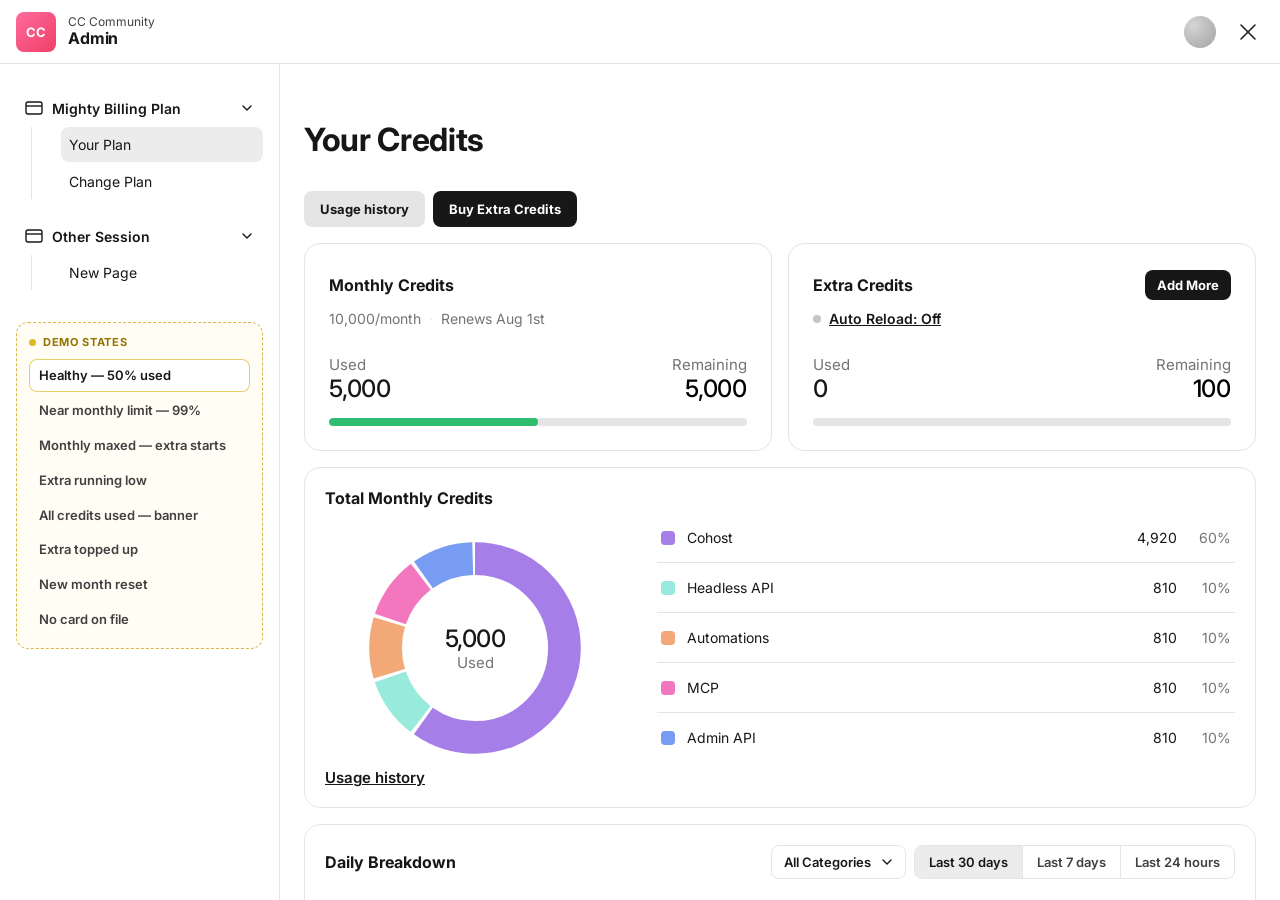
<file: v7.html>
<!DOCTYPE html>
<html lang="en">
<head>
<meta charset="UTF-8">
<meta name="viewport" content="width=device-width, initial-scale=1.0">
<title>Mighty Billing — Credits (V7)</title>
<link rel="preconnect" href="https://fonts.googleapis.com">
<link href="https://fonts.googleapis.com/css2?family=Inter:wght@400;500;600;700&display=swap" rel="stylesheet">
<style>
:root {
  --color-text-primary: #171717;
  --color-text-secondary: #404040;
  --color-text-tertiary: #737373;
  --color-border: #e5e5e5;
  --color-surface: #ffffff;
  --color-surface-secondary: #fafafa;
  --color-fill-secondary: #e5e5e5;
  --color-fill-selected: #ececec;
  --color-border-active: #750252;
  --button-theme: #750252;

  /* Feature breakdown colors */
  --seg-cohost: #a57fe7;
  --seg-headless: #97eadc;
  --seg-automations: #f2a977;
  --seg-mcp: #f277bf;
  --seg-adminapi: #779cf2;

  /* Credit bar (3-color) */
  --credit-empty: #e5e5e5;   /* 0 credits loaded */
  --credit-loaded: #750252;  /* credits loaded (remaining) */
  --credit-spent: #cf5ea6;   /* credits spent */

  --prog-green: #2fbe6f;
  --prog-orange: #f5a623;
  --prog-red: #ef5350;

  --radius-medium: 8px;
  --radius-large: 12px;
}

* { box-sizing: border-box; }

html, body {
  margin: 0;
  height: 100%;
  font-family: 'Inter', -apple-system, BlinkMacSystemFont, 'Segoe UI', sans-serif;
  color: var(--color-text-primary);
  background: var(--color-surface);
}

button, input, select { font-family: inherit; }
a { color: inherit; }

.app { display: flex; flex-direction: column; height: 100vh; }

/* Topbar */
.topbar {
  height: 64px; flex-shrink: 0; display: flex; align-items: center; justify-content: space-between;
  padding: 0 16px; border-bottom: 1px solid var(--color-border);
}
.topbar-left { display: flex; align-items: center; gap: 12px; }
.brand-avatar {
  width: 40px; height: 40px; border-radius: var(--radius-medium);
  background: linear-gradient(135deg, #ff6b9d, #ee3f65);
  color: #fff; display: flex; align-items: center; justify-content: center;
  font-weight: 700; font-size: 13px; letter-spacing: -0.02em;
}
.brand-titles { display: flex; flex-direction: column; line-height: 1.2; }
.brand-sub { font-size: 12px; color: var(--color-text-secondary); }
.brand-main { font-size: 16px; font-weight: 700; letter-spacing: -0.01em; }
.topbar-right { display: flex; align-items: center; gap: 16px; }
.cohost-icon { width: 32px; height: 32px; border-radius: 999px; background: radial-gradient(circle at 30% 30%, #d4d4d4, #a3a3a3); }
.icon-btn {
  width: 32px; height: 32px; border-radius: var(--radius-medium);
  border: none; background: transparent; display: flex; align-items: center; justify-content: center;
  color: var(--color-text-primary); cursor: pointer;
}
.icon-btn:hover { background: var(--color-fill-secondary); }

/* Layout */
.layout { flex: 1; display: flex; min-height: 0; }

/* Sidebar */
.sidebar { width: 280px; flex-shrink: 0; border-right: 1px solid var(--color-border); padding: 9px 16px 64px 16px; overflow-y: auto; }
.nav-group { padding-top: 16px; }
.nav-group-header {
  width: 100%; display: flex; align-items: center; justify-content: space-between;
  gap: 8px; padding: 9px 8px; border-radius: var(--radius-medium);
  background: transparent; border: none; cursor: pointer; font-size: 14px; font-weight: 600; color: var(--color-text-primary);
}
.nav-group-header:hover { background: var(--color-surface-secondary); }
.nav-group-title { display: flex; align-items: center; gap: 8px; }
.chevron { transition: transform .15s ease; flex-shrink: 0; }
.nav-group.collapsed .chevron { transform: rotate(-90deg); }
.nav-group.collapsed .nav-list { display: none; }
.nav-list { list-style: none; margin: 0 0 0 15px; padding: 0 0 0 29px; border-left: 1px solid var(--color-border); }
.nav-link { display: block; padding: 9px 8px; margin: 0 0 2px 0; border-radius: var(--radius-medium); font-size: 14px; text-decoration: none; color: var(--color-text-primary); }
.nav-link:hover { background: var(--color-surface-secondary); }
.nav-link.active { background: var(--color-fill-selected); }

/* Content */
.content { flex: 1; min-width: 0; overflow-y: auto; }
.view { display: none; }
.view.active { display: block; }
#view-processing.active { display: flex; flex-direction: column; min-height: 100%; }

.content-header { display: flex; justify-content: center; padding: 56px 24px 32px; }
.content-header h1 { max-width: 748px; width: 100%; margin: 0; font-size: 32px; font-weight: 700; letter-spacing: -0.01em; }

#view-purchase .content-header,
#view-processing .content-header { justify-content: flex-start; padding-left: 48px; }
#view-purchase .content-header h1,
#view-processing .content-header h1 { max-width: none; width: auto; }
.purchase-header { flex-direction: column; align-items: flex-start; gap: 16px; padding-top: 24px !important; background: var(--color-surface-secondary); border-bottom: 1px solid var(--color-border); }
#view-processing .content-header { background: var(--color-surface-secondary); border-bottom: 1px solid var(--color-border); }
.back-btn { width: 32px; height: 32px; border-radius: var(--radius-medium); border: none; background: transparent; display: flex; align-items: center; justify-content: center; color: var(--color-text-primary); cursor: pointer; margin-left: -6px; }
.back-btn:hover { background: var(--color-fill-secondary); }

.content-body { display: flex; justify-content: center; padding: 0 24px 80px; }
.content-body--credits { flex-direction: column; align-items: center; gap: 16px; }

.actions-row { display: flex; gap: 8px; width: 100%; max-width: 748px; margin-bottom: 16px; }
.btn { display: inline-flex; align-items: center; gap: 4px; padding: 8px 12px; border-radius: var(--radius-medium); border: none; font-size: 12px; font-weight: 600; cursor: pointer; }
.btn-secondary { background: var(--color-fill-secondary); color: var(--color-text-primary); }
.btn-secondary:hover { filter: brightness(0.96); }
.btn-cta { background: var(--button-theme); color: #fff; margin-left: auto; }
.btn-cta:hover { filter: brightness(1.1); }

.card { width: 100%; max-width: 748px; border: 1px solid var(--color-border); border-radius: 16px; padding: 20px; }

/* Credit meter (title + repositioned stat labels + thin 3-color bar) */
.meter { margin-bottom: 20px; }
.meter:last-child { margin-bottom: 0; }
.meter-title-row { display: flex; align-items: center; gap: 6px; margin-bottom: 10px; }
.meter-title { font-size: 15px; font-weight: 700; }
.meter-note { font-size: 14px; color: var(--color-text-tertiary); }
.info-dot {
  width: 15px; height: 15px; border-radius: 50%; border: 1px solid var(--color-text-tertiary); color: var(--color-text-tertiary);
  font-size: 10px; font-style: italic; display: inline-flex; align-items: center; justify-content: center; cursor: default; flex-shrink: 0;
}
.meter-stats { display: flex; align-items: baseline; justify-content: space-between; margin-bottom: 8px; }
.meter-stats span { font-size: 15px; color: var(--color-text-primary); }
.meter-stats .stat-strong { font-weight: 600; }

.tri-bar { height: 8px; border-radius: 999px; background: var(--credit-empty); overflow: hidden; }
.tri-fill { display: flex; height: 100%; width: 0; transition: width 1.1s cubic-bezier(.22,.61,.36,1); position: relative; overflow: hidden; }
.tri-spent { height: 100%; background: var(--credit-spent); flex: 0 0 auto; width: 0; }
.tri-remaining { height: 100%; background: var(--credit-loaded); flex: 1; }
.tri-fill.shine::after {
  content: ""; position: absolute; inset: 0;
  background: linear-gradient(90deg, transparent 0%, rgba(255,255,255,0.65) 50%, transparent 100%);
  transform: translateX(-100%); animation: fill-shine 0.9s ease; pointer-events: none;
}
@keyframes fill-shine { to { transform: translateX(100%); } }

.credit-bump { display: inline-block; transform-origin: right center; animation: credit-bump 1s ease; }
@keyframes credit-bump {
  0% { transform: scale(1); }
  25% { transform: scale(1.22); color: #067647; }
  60% { color: #067647; }
  100% { transform: scale(1); }
}

/* Usage-by-feature card */
.usage-head { display: flex; align-items: center; justify-content: space-between; margin-bottom: 14px; }
.usage-title { font-size: 16px; font-weight: 700; }
.dropdown { position: relative; }
.dropdown-btn {
  display: flex; align-items: center; gap: 8px; border: 1px solid var(--color-border); border-radius: 8px; background: transparent;
  padding: 8px 10px 8px 12px; font-size: 13px; font-weight: 600; cursor: pointer; color: var(--color-text-primary);
}
.dropdown-btn:hover { background: var(--color-surface-secondary); }
.dropdown-chevron { transition: transform .15s ease; }
.dropdown.open .dropdown-chevron { transform: rotate(180deg); }
.dropdown-menu {
  position: absolute; top: calc(100% + 4px); right: 0; z-index: 20;
  min-width: 160px; margin: 0; padding: 4px; list-style: none;
  background: var(--color-surface); border: 1px solid var(--color-border); border-radius: 10px;
  box-shadow: 0 8px 24px rgba(0,0,0,0.12);
  opacity: 0; transform: translateY(-4px); pointer-events: none; transition: opacity .12s ease, transform .12s ease;
}
.dropdown.open .dropdown-menu { opacity: 1; transform: translateY(0); pointer-events: auto; }
.dropdown-item {
  display: flex; align-items: center; justify-content: space-between; gap: 8px;
  padding: 9px 10px; border-radius: 6px; font-size: 13px; font-weight: 600; cursor: pointer; color: var(--color-text-primary);
}
.dropdown-item:hover { background: var(--color-surface-secondary); }
.dropdown-item.selected::after { content: "✓"; color: var(--button-theme); font-size: 12px; }

/* Separate thin usage bar */
.usage-controls { display: flex; align-items: center; gap: 8px; }
.vs-label { font-size: 13px; font-weight: 600; color: var(--color-text-tertiary); }

.usage-bars { margin-bottom: 20px; }
.usage-bar-row { display: flex; align-items: center; gap: 12px; }
.usage-bar-row + .usage-bar-row { margin-top: 10px; }
.ubl { flex-shrink: 0; width: 84px; font-size: 12px; font-weight: 600; color: var(--color-text-secondary); }
.ubl--cmp { color: var(--color-text-tertiary); }
#cmpBarRow.hidden { display: none; }
#usageBarCmp { opacity: 0.55; }

.usage-bar { display: flex; flex: 1; height: 8px; }
.seg { position: relative; height: 100%; cursor: default; transition: flex-grow .45s ease; }
.seg:first-child { border-top-left-radius: 999px; border-bottom-left-radius: 999px; }
.seg:last-child { border-top-right-radius: 999px; border-bottom-right-radius: 999px; }
/* Invisible taller hover zone so the thin bar is easy to hover */
.seg::after { content: ""; position: absolute; left: 0; right: 0; top: -9px; bottom: -9px; }
.seg:hover { filter: brightness(0.94); }
.usage-bar.zero .seg { background: var(--credit-empty) !important; }

.bar-tooltip {
  position: fixed; z-index: 100; background: #171717; color: #fff; font-size: 12px; font-weight: 600;
  padding: 6px 10px; border-radius: 6px; white-space: nowrap; pointer-events: none;
  transform: translate(-50%, -100%); opacity: 0; transition: opacity .1s ease;
}
.bar-tooltip.visible { opacity: 1; }
.bar-tooltip { text-align: left; }
.bar-tooltip .tt-h { font-weight: 700; margin-bottom: 4px; }
.bar-tooltip .tt-r { display: flex; align-items: center; gap: 6px; line-height: 1.5; font-weight: 500; }
.bar-tooltip .tt-sw { width: 9px; height: 9px; border-radius: 2px; display: inline-block; }
.chart-hit { pointer-events: all; cursor: default; }
.bar-tooltip::after { content: ""; position: absolute; top: 100%; left: 50%; transform: translateX(-50%); border: 5px solid transparent; border-top-color: #171717; }

.table-wrap { width: 100%; border: 1px solid var(--color-border); border-radius: 8px; overflow: hidden; }
.usage-table { width: 100%; border-collapse: separate; border-spacing: 0; table-layout: auto; }
.usage-table thead th:first-child { width: 40%; }
.usage-table thead th { background: var(--color-surface-secondary); text-align: left; font-size: 14px; font-weight: 600; color: var(--color-text-tertiary); padding: 16px 12px; }
.usage-table thead th.num { text-align: right; }
.usage-table tbody td { padding: 16px 12px; border-top: 1.5px solid var(--color-border); font-size: 14px; }
.usage-table tbody td.num { text-align: right; }
.usage-table .dot { display: inline-block; width: 10px; height: 10px; border-radius: 3px; margin-right: 8px; vertical-align: middle; }
.usage-table .pct { color: var(--color-text-tertiary); margin-left: 6px; }
.usage-table .cmp-col { color: var(--color-text-tertiary); }
.usage-table.no-compare .cmp-col,
.usage-table.no-compare .chg-col { display: none; }

.delta { display: inline-flex; align-items: center; gap: 3px; font-size: 13px; font-weight: 600; white-space: nowrap; }
.delta.up { color: #c0322b; }
.delta.down { color: #067647; }
.delta.flat { color: var(--color-text-tertiary); }

/* Purchase view */
.purchase-layout { display: flex; align-items: flex-start; }
.purchase-col--left { flex: 1; min-width: 0; background: var(--color-surface-secondary); padding: 48px; display: flex; flex-direction: column; gap: 64px; }
.purchase-col--right { flex: 1; min-width: 0; background: var(--color-surface-secondary); border-left: 1px solid var(--color-border); padding: 48px; align-self: stretch; }
.option-group h2 { font-size: 20px; font-weight: 700; letter-spacing: -0.01em; margin: 0 0 16px; }
.option-group h2.h2-large { font-size: 22px; }
.option-card { display: flex; align-items: center; gap: 24px; width: 100%; background: var(--color-surface); border: 1px solid var(--color-border); border-radius: 12px; padding: 24px 16px; margin-bottom: 8px; cursor: pointer; position: relative; }
.option-card.selected { border: 2px solid var(--color-border-active); padding: 23px 15px; }
.radio { width: 24px; height: 24px; border-radius: 50%; border: 1.5px solid var(--color-border); flex-shrink: 0; }
.option-card.selected .radio { border: 6px solid var(--color-border-active); }
.option-name { font-size: 16px; font-weight: 600; flex: 1; }
.save-chip { background: var(--button-theme); color: #fff; font-size: 12px; padding: 4px 8px; border-radius: 4px; margin-right: 8px; white-space: nowrap; }
.option-price { display: flex; align-items: center; gap: 8px; font-size: 16px; font-weight: 600; white-space: nowrap; }
.price-strike { text-decoration: line-through; color: rgba(46,46,46,0.4); font-weight: 600; }
.payment-card { background: var(--color-surface); border: 2px solid var(--color-border); border-radius: 12px; padding: 16px; display: flex; flex-direction: column; gap: 24px; }
.payment-card h3 { font-size: 20px; font-weight: 700; letter-spacing: -0.01em; margin: 0; }
.pay-tabs { display: flex; gap: 16px; }
.pay-tab { flex: 1; height: 100px; border-radius: 8px; border: 1px solid var(--color-border); background: var(--color-surface); font-size: 16px; cursor: pointer; color: var(--color-text-primary); }
.pay-tab.selected { border: 1px solid var(--color-border-active); box-shadow: 0 2px 4px rgba(0,0,0,0.1); }
.field { display: flex; flex-direction: column; gap: 8px; flex: 1; }
.field-row { display: flex; gap: 16px; }
.field label { font-size: 16px; font-weight: 600; }
.field input, .field select { height: 48px; border: 1.5px solid var(--color-border); border-radius: 8px; padding: 0 16px; font-size: 16px; color: var(--color-text-primary); background: var(--color-surface); }
.field input:focus, .field select:focus { outline: none; border-color: var(--color-border-active); }
.checkbox-row { display: flex; align-items: center; gap: 24px; font-size: 14px; }
.checkbox-row input { width: 24px; height: 24px; accent-color: var(--button-theme); }
.fineprint { font-size: 14px; color: var(--color-text-tertiary); margin: 0; }
.summary-card { max-width: 460px; display: flex; flex-direction: column; gap: 8px; }
.summary-card hr { border: none; border-top: 1px solid var(--color-border); margin: 8px 0; }
.summary-line { display: flex; justify-content: space-between; align-items: baseline; font-size: 14px; font-weight: 600; }
.summary-line--main { font-size: 20px; font-weight: 700; letter-spacing: -0.01em; }
.summary-line--total { font-size: 20px; font-weight: 700; letter-spacing: -0.01em; margin-top: 8px; }
.btn-pay { width: 100%; height: 48px; border-radius: 12px; background: var(--button-theme); color: #fff; font-size: 16px; font-weight: 600; border: none; cursor: pointer; margin: 16px 0 24px; justify-content: center; }
.btn-pay:hover { filter: brightness(1.1); }
.legal { font-size: 14px; color: var(--color-text-primary); line-height: 18px; margin: 0 0 16px; }
.legal a { text-decoration: underline; }

/* Processing */
.processing-body { flex: 1; display: flex; flex-direction: column; align-items: center; justify-content: center; gap: 24px; padding: 140px 24px; background: var(--color-surface-secondary); min-height: 500px; }
.spinner { width: 32px; height: 32px; border-radius: 50%; border: 3px solid var(--color-border); border-top-color: var(--color-text-tertiary); animation: spin 0.8s linear infinite; }
@keyframes spin { to { transform: rotate(360deg); } }
.processing-text { font-size: 18px; font-weight: 700; margin: 0; }

/* Add credits modal */
.modal-overlay {
  position: fixed; inset: 0; z-index: 1000;
  display: flex; align-items: center; justify-content: center; padding: 24px;
  background: rgba(23,23,23,0.45);
  opacity: 0; visibility: hidden; transition: opacity .18s ease, visibility .18s ease;
}
.modal-overlay.open { opacity: 1; visibility: visible; }
.modal {
  position: relative; width: 100%; max-width: 560px;
  background: var(--color-surface); border-radius: 24px; padding: 32px;
  box-shadow: 0 24px 60px rgba(0,0,0,0.24);
  transform: translateY(10px) scale(.98); transition: transform .18s ease;
}
.modal-overlay.open .modal { transform: none; }
.modal-close {
  position: absolute; top: 26px; right: 26px; width: 32px; height: 32px;
  border: none; background: transparent; border-radius: var(--radius-medium);
  display: flex; align-items: center; justify-content: center; color: var(--color-text-primary); cursor: pointer;
}
.modal-close:hover { background: var(--color-fill-secondary); }
.modal-title { font-size: 28px; font-weight: 700; letter-spacing: -0.01em; margin: 0 0 12px; }
.modal-sub { font-size: 16px; line-height: 1.4; color: var(--color-text-secondary); margin: 0 0 24px; }

.amount-grid { display: grid; grid-template-columns: repeat(4, 1fr); gap: 12px; margin-bottom: 16px; }
.amount-pill {
  height: 76px; border: 1px solid var(--color-border); border-radius: 12px; background: var(--color-surface);
  font-size: 20px; font-weight: 700; color: var(--color-text-primary); cursor: pointer;
  display: flex; align-items: center; justify-content: center; transition: border-color .12s ease, background .12s ease;
}
.amount-pill:hover { border-color: #c9c9c9; }
.amount-other { color: var(--color-text-tertiary); }
.amount-pill.selected { border: 2px solid var(--color-border-active); background: rgba(117,2,82,0.06); color: var(--color-border-active); }

.other-wrap { margin-bottom: 16px; }
.other-wrap input {
  width: 100%; height: 56px; border: 1.5px solid var(--color-border); border-radius: 12px;
  padding: 0 16px; font-size: 18px; font-weight: 600; color: var(--color-text-primary); background: var(--color-surface);
}
.other-wrap input:focus { outline: none; border-color: var(--color-border-active); }

.modal-summary { background: var(--color-surface-secondary); border-radius: 12px; padding: 20px 24px; margin-bottom: 16px; }
.msum-row { display: flex; align-items: baseline; justify-content: space-between; font-size: 17px; color: var(--color-text-secondary); }
.msum-row + .msum-row { margin-top: 12px; }
.modal-summary hr { border: none; border-top: 1px solid var(--color-border); margin: 16px 0; }
.msum-total { color: var(--color-text-primary); }
.msum-total span:first-child { font-size: 20px; font-weight: 600; }
.msum-total span:last-child { font-size: 28px; font-weight: 700; letter-spacing: -0.01em; }

.payment-method {
  display: flex; align-items: center; justify-content: space-between;
  background: var(--color-surface-secondary); border-radius: 12px; padding: 16px 20px; margin-bottom: 24px;
}
.pm-label { font-size: 16px; font-weight: 700; }
.pm-right { display: flex; align-items: center; gap: 12px; }
.stripe-badge {
  display: inline-flex; align-items: center; gap: 8px;
  background: #e3f8ee; color: #0a7d4d; font-size: 15px; font-weight: 700;
  padding: 6px 12px; border-radius: 8px;
}
.stripe-icon {
  width: 20px; height: 20px; border-radius: 5px; background: #00c46a; color: #fff;
  display: inline-flex; align-items: center; justify-content: center; font-size: 13px; font-weight: 700;
}
.stripe-badge.plain { background: transparent; color: var(--color-text-primary); padding: 0; }
.stripe-badge.plain .stripe-icon { display: none; }
.pm-edit { border: none; background: transparent; color: var(--color-text-secondary); cursor: pointer; display: flex; padding: 4px; border-radius: 6px; }
.pm-edit:hover { background: var(--color-fill-secondary); }

.modal-buy {
  width: 100%; height: 56px; border: none; border-radius: 12px;
  background: var(--button-theme); color: #fff; font-size: 18px; font-weight: 700; cursor: pointer;
}
.modal-buy:hover { filter: brightness(1.1); }
.modal-buy:disabled { opacity: 0.5; cursor: not-allowed; filter: none; }

.btn-toggle { gap: 8px; }
.ar-dot { width: 8px; height: 8px; border-radius: 50%; background: #c4c4c4; flex-shrink: 0; }
.ar-dot.on { background: #9dc63f; }

.ar-field { margin-bottom: 20px; }
.ar-field label { display: block; font-size: 16px; font-weight: 700; margin-bottom: 8px; }
.ar-field input {
  width: 100%; height: 56px; border: 1.5px solid var(--color-border); border-radius: 12px;
  padding: 0 16px; font-size: 18px; color: var(--color-text-primary); background: var(--color-surface);
}
.ar-field input:focus { outline: none; border-color: var(--color-border-active); }
.ar-card-line {
  display: flex; align-items: center; justify-content: space-between; gap: 12px;
  background: var(--color-surface-secondary); border: 1px solid var(--color-border); border-radius: 12px;
  padding: 18px 20px; margin-bottom: 24px; font-size: 16px; font-weight: 700;
}
.ar-card-digits { letter-spacing: 2px; }
.ar-primary { margin-bottom: 12px; }
.ar-cancel {
  width: 100%; height: 56px; border: none; border-radius: 12px;
  background: var(--color-fill-secondary); color: var(--color-text-primary); font-size: 16px; font-weight: 700; cursor: pointer;
}
.ar-cancel:hover { filter: brightness(0.96); }

/* Credit usage history modal */
.modal--history { padding: 0; display: flex; flex-direction: column; max-height: 86vh; }
.modal--history .modal-close { top: 28px; right: 28px; }
.hist-head { padding: 32px 32px 0; }
.hist-head .modal-title { margin-bottom: 16px; }
.hist-head .modal-sub { margin-bottom: 20px; }
.hist-bar { display: flex; height: 10px; border-radius: 999px; overflow: hidden; margin-bottom: 24px; }
.hist-seg { height: 100%; }

.hist-list { flex: 1; overflow-y: auto; padding: 0 32px; }
.hist-day { font-size: 16px; font-weight: 600; color: var(--color-text-secondary); margin: 24px 0 0; }
.hist-day:first-child { margin-top: 4px; }
.hist-row { display: flex; align-items: center; gap: 12px; padding: 16px 2px; border-bottom: 1px solid var(--color-border); }
.hist-day + .hist-row { border-top: 1px solid var(--color-border); }
.hist-sq { width: 14px; height: 14px; border-radius: 4px; flex-shrink: 0; }
.hist-name { font-size: 16px; font-weight: 600; color: var(--color-text-primary); }
.hist-pct { font-size: 15px; color: var(--color-text-tertiary); }
.hist-num { margin-left: auto; font-size: 16px; font-weight: 600; color: var(--color-text-primary); white-space: nowrap; }

.hist-footer {
  display: flex; align-items: center; justify-content: space-between;
  padding: 20px 32px; border-top: 1px solid var(--color-border);
}
.hist-count { font-size: 15px; color: var(--color-text-tertiary); }
.hist-export { border: none; background: transparent; font-size: 16px; font-weight: 700; color: var(--color-text-primary); cursor: pointer; padding: 4px; }
.hist-export:hover { text-decoration: underline; }

/* V5 stat cards */
#view-credits .content-header h1 { max-width: 1040px; }
.content-body--credits .card { max-width: 1040px; }
.stat-cards { width: 100%; max-width: 1040px; display: flex; gap: 16px; }
.stat-card { flex: 1; min-width: 0; display: flex; flex-direction: column; border: 1px solid var(--color-border); border-radius: 16px; padding: 24px; }
.stat-grow { flex: 1; min-height: 28px; }
.stat-card-title { font-size: 16px; font-weight: 700; }
.stat-card-head { display: flex; align-items: center; justify-content: space-between; gap: 12px; min-height: 34px; }
.stat-sub { margin-top: 8px; font-size: 14px; color: var(--color-text-tertiary); display: flex; align-items: center; gap: 8px; flex-wrap: wrap; }
.stat-sub-sep { color: var(--color-border); }
.stat-label { font-size: 15px; color: var(--color-text-tertiary); }
.stat-number { font-size: 24px; font-weight: 500; letter-spacing: -0.01em; line-height: 1.1; margin-top: 2px; }
.stat-number.muted { color: #000000; }
.stat-link { display: inline-block; margin-top: 10px; font-size: 15px; font-weight: 600; text-decoration: underline; color: var(--color-text-primary); cursor: pointer; }
.stat-rows { display: flex; justify-content: space-between; align-items: flex-end; gap: 12px; }
.ta-right { text-align: right; }
.prog-bar { position: relative; height: 8px; border-radius: 999px; background: var(--credit-empty); overflow: hidden; margin-top: 16px; }
.prog-fill { height: 100%; width: 0; border-radius: 999px; background: var(--prog-green); transition: width .9s cubic-bezier(.22,.61,.36,1), background-color .3s ease; }
.prog-fill.shine::after { content: ""; position: absolute; inset: 0; background: linear-gradient(90deg, transparent 0%, rgba(255,255,255,0.65) 50%, transparent 100%); transform: translateX(-100%); animation: fill-shine 0.9s ease; pointer-events: none; }

.add-more-btn { border: none; background: #171717; color: #fff; font-size: 13px; font-weight: 700; padding: 7px 12px; border-radius: 8px; cursor: pointer; white-space: nowrap; }
.add-more-btn:hover { filter: brightness(1.4); }
.auto-reload-inline { margin-top: 8px; display: inline-flex; align-items: center; gap: 8px; border: none; background: transparent; padding: 0; cursor: pointer; font-size: 14px; font-weight: 600; color: var(--color-text-primary); text-decoration: underline; align-self: flex-start; }

.alert-banner { width: 100%; max-width: 1040px; display: flex; align-items: center; justify-content: space-between; gap: 16px; border: 1px solid var(--color-border); border-radius: 16px; padding: 18px 24px; }
.alert-banner[hidden] { display: none; }
.alert-title { font-size: 16px; font-weight: 700; }
.alert-text { font-size: 14px; color: var(--color-text-tertiary); margin-top: 2px; }
.alert-btn { border: none; background: #171717; color: #fff; font-size: 14px; font-weight: 700; padding: 12px 18px; border-radius: 8px; cursor: pointer; white-space: nowrap; }
.alert-btn:hover { filter: brightness(1.4); }

/* usage bar empty (new month) */
.usage-bar.zero .seg { background: var(--credit-empty) !important; }

/* Demo-only state switcher in the sidebar */
.demo-panel { margin-top: 32px; border: 1px dashed #d9b64a; background: #fffdf4; border-radius: 12px; padding: 12px; }
.demo-panel-head { display: flex; align-items: center; gap: 7px; font-size: 11px; font-weight: 700; letter-spacing: 0.06em; text-transform: uppercase; color: #927400; margin-bottom: 10px; }
.demo-panel-head .demo-dot { width: 7px; height: 7px; border-radius: 50%; background: #e0b62c; }
.demo-items { display: flex; flex-direction: column; gap: 2px; }
.demo-item { text-align: left; border: none; background: transparent; cursor: pointer; font-size: 13px; font-weight: 600; color: var(--color-text-secondary); padding: 8px 10px; border-radius: 8px; line-height: 1.3; }
.demo-item:hover { background: rgba(146, 116, 0, 0.08); }
.demo-item.active { background: #fff; color: var(--color-text-primary); box-shadow: inset 0 0 0 1px #e6cf6a; }

@media (max-width: 860px) { .stat-cards { flex-direction: column; } }

/* No-card: add-payment CTA */
.payment-method[hidden] { display: none; }
.pm-add { width: 100%; display: flex; align-items: center; justify-content: center; gap: 8px; border: 1.5px dashed var(--color-border); background: transparent; border-radius: 12px; padding: 16px; margin-bottom: 16px; font-size: 15px; font-weight: 700; color: var(--color-text-primary); cursor: pointer; }
.pm-add:hover { border-color: var(--color-border-active); color: var(--color-border-active); }
.pm-add[hidden] { display: none; }
.pm-add-plus { font-size: 18px; line-height: 1; }

/* In-modal card entry form */
.modal-cardform { display: none; }
.modal.carding .modal-body { display: none; }
.modal.carding .modal-processing { display: none; }
.modal.carding .modal-cardform { display: block; }
.cf-back { display: inline-flex; align-items: center; gap: 4px; border: none; background: transparent; cursor: pointer; font-size: 14px; font-weight: 600; color: var(--color-text-secondary); padding: 0; margin-bottom: 16px; }
.cf-back:hover { color: var(--color-text-primary); }
.modal-cardform .modal-title { margin-bottom: 8px; }
.cf-fields { display: flex; flex-direction: column; gap: 16px; margin: 20px 0 24px; }

/* V6 layout */
.actions-row-v6 { width: 100%; max-width: 1040px; display: flex; gap: 8px; }
.btn-pill { border: none; background: var(--color-fill-secondary); color: var(--color-text-primary); font-size: 13px; font-weight: 700; padding: 10px 16px; border-radius: 8px; cursor: pointer; }
.btn-pill:hover { filter: brightness(0.96); }
.btn-pill--dark { background: #171717; color: #fff; }
.btn-pill--dark:hover { filter: brightness(1.4); }

.top-cards { width: 100%; max-width: 1040px; display: flex; gap: 16px; }

.donut-card { width: 100%; max-width: 1040px; display: flex; gap: 32px; align-items: stretch; }
.donut-left { flex: 0 0 300px; display: flex; flex-direction: column; }
.donut-wrap { position: relative; width: 240px; height: 240px; margin: 20px auto auto; }
.donut-svg, .donut-svg svg { width: 100%; height: 100%; display: block; }
.donut-center { position: absolute; inset: 0; display: flex; flex-direction: column; align-items: center; justify-content: center; pointer-events: none; }
.donut-num { font-size: 24px; font-weight: 500; letter-spacing: -0.02em; }
.donut-cap { font-size: 15px; font-weight: 400; color: var(--color-text-tertiary); }
.donut-left .stat-link { margin-top: auto; }
.donut-legend { flex: 1; align-self: center; }
.dl-row { display: flex; align-items: center; gap: 12px; padding: 16px 4px; border-bottom: 1px solid var(--color-border); }
.dl-row:last-child { border-bottom: none; }
.dl-row .dot { width: 14px; height: 14px; border-radius: 4px; flex-shrink: 0; }
.dl-name { font-size: 14px; font-weight: 400; }
.dl-num { margin-left: auto; font-size: 14px; font-weight: 400; }
.dl-pct { font-size: 14px; color: var(--color-text-tertiary); min-width: 42px; text-align: right; }

.gran-toggle { display: inline-flex; border: 1px solid var(--color-border); border-radius: 8px; overflow: hidden; }
.gran-btn { border: none; background: transparent; padding: 8px 14px; font-size: 13px; font-weight: 600; cursor: pointer; color: var(--color-text-secondary); }
.gran-btn + .gran-btn { border-left: 1px solid var(--color-border); }
.gran-btn.active { background: var(--color-fill-selected); color: var(--color-text-primary); }

.chart-area { width: 100%; margin-top: 8px; }
.chart-area svg { width: 100%; height: auto; display: block; }
.chart-legend { display: flex; gap: 22px; margin-top: 14px; font-size: 14px; color: var(--color-text-secondary); }
.lg { display: inline-flex; align-items: center; gap: 8px; }
.lg-sw { width: 14px; height: 14px; border-radius: 3px; }
.lg-sw.cur { background: #171717; }
.lg-sw.prev { background: #d4d4d4; }

@media (max-width: 760px) {
  .top-cards { flex-direction: column; }
  .donut-card { flex-direction: column; gap: 16px; }
  .donut-left { flex-basis: auto; }
}

.modal-processing { display: none; flex-direction: column; align-items: center; justify-content: center; gap: 24px; padding: 72px 24px; min-height: 380px; }
.modal.processing .modal-body { display: none; }
.modal.processing .modal-close { display: none; }
.modal.processing .modal-processing { display: flex; }

@media (max-width: 600px) {
  .amount-grid { grid-template-columns: repeat(2, 1fr); }
}

@media (max-width: 900px) {
  .sidebar { display: none; }
  .purchase-layout { flex-direction: column; }
  .purchase-col--right { border-left: none; border-top: 1px solid var(--color-border); }
}
</style>
</head>
<body>
  <div class="app">

    <header class="topbar">
      <div class="topbar-left">
        <div class="brand-avatar">CC</div>
        <div class="brand-titles">
          <span class="brand-sub">CC Community</span>
          <span class="brand-main">Admin</span>
        </div>
      </div>
      <div class="topbar-right">
        <div class="cohost-icon" aria-hidden="true"></div>
        <button class="icon-btn" id="closeBtn" title="Back to Your Credits" aria-label="Close">
          <svg width="16" height="16" viewBox="0 0 16 16" fill="none"><path d="M1 1L15 15M15 1L1 15" stroke="currentColor" stroke-width="1.5" stroke-linecap="round"/></svg>
        </button>
      </div>
    </header>

    <div class="layout">
      <aside class="sidebar">
        <nav class="nav-group">
          <button class="nav-group-header">
            <span class="nav-group-title">
              <svg width="20" height="20" viewBox="0 0 20 20" fill="none"><rect x="2" y="4" width="16" height="12" rx="2" stroke="currentColor" stroke-width="1.4"/><path d="M2 8H18" stroke="currentColor" stroke-width="1.4"/></svg>
              Mighty Billing Plan
            </span>
            <svg class="chevron" width="16" height="16" viewBox="0 0 16 16" fill="none"><path d="M4 6L8 10L12 6" stroke="currentColor" stroke-width="1.4" stroke-linecap="round" stroke-linejoin="round"/></svg>
          </button>
          <ul class="nav-list">
            <li><a href="#" class="nav-link active">Your Plan</a></li>
            <li><a href="#" class="nav-link">Change Plan</a></li>
          </ul>
        </nav>
        <nav class="nav-group">
          <button class="nav-group-header">
            <span class="nav-group-title">
              <svg width="20" height="20" viewBox="0 0 20 20" fill="none"><rect x="2" y="4" width="16" height="12" rx="2" stroke="currentColor" stroke-width="1.4"/><path d="M2 8H18" stroke="currentColor" stroke-width="1.4"/></svg>
              Other Session
            </span>
            <svg class="chevron" width="16" height="16" viewBox="0 0 16 16" fill="none"><path d="M4 6L8 10L12 6" stroke="currentColor" stroke-width="1.4" stroke-linecap="round" stroke-linejoin="round"/></svg>
          </button>
          <ul class="nav-list">
            <li><a href="#" class="nav-link">New Page</a></li>
          </ul>
        </nav>

        <!-- Demo-only: state switcher for stakeholder walkthroughs -->
        <div class="demo-panel">
          <div class="demo-panel-head"><span class="demo-dot"></span>Demo states</div>
          <div class="demo-items">
            <button class="demo-item active" data-state="healthy">Healthy — 50% used</button>
            <button class="demo-item" data-state="nearLimit">Near monthly limit — 99%</button>
            <button class="demo-item" data-state="monthlyMaxed">Monthly maxed — extra starts</button>
            <button class="demo-item" data-state="extraLow">Extra running low</button>
            <button class="demo-item" data-state="allUsed">All credits used — banner</button>
            <button class="demo-item" data-state="toppedUp">Extra topped up</button>
            <button class="demo-item" data-state="newMonth">New month reset</button>
            <button class="demo-item" data-state="noCard">No card on file</button>
          </div>
        </div>
      </aside>

      <main class="content">

        <!-- VIEW 1: Your Credits -->
        <section class="view active" id="view-credits">
          <div class="content-header"><h1 id="creditsHeading">Your Credits</h1></div>
          <div class="content-body content-body--credits">

            <div class="actions-row-v6">
              <button class="btn-pill js-usage-history">Usage history</button>
              <button class="btn-pill btn-pill--dark js-add-credits">Buy Extra Credits</button>
            </div>

            <div class="top-cards">
              <!-- Monthly Credits -->
              <div class="stat-card">
                <div class="stat-card-head"><div class="stat-card-title">Monthly Credits</div></div>
                <div class="stat-sub"><span id="monthlyAllowance">10,000/month</span><span class="stat-sub-sep">·</span><span>Renews Aug 1st</span></div>
                <div class="stat-grow"></div>
                <div class="stat-rows">
                  <div class="stat-col"><div class="stat-label">Used</div><div class="stat-number" id="monthlySpentNum">5,000</div></div>
                  <div class="stat-col ta-right"><div class="stat-label">Remaining</div><div class="stat-number muted" id="monthlyRemainNum">5,000</div></div>
                </div>
                <div class="prog-bar"><div class="prog-fill" id="monthlyFill"></div></div>
              </div>
              <!-- Extra Credits -->
              <div class="stat-card">
                <div class="stat-card-head">
                  <div class="stat-card-title">Extra Credits</div>
                  <button class="add-more-btn js-add-credits" id="addCreditsBtn">Add More</button>
                </div>
                <button class="auto-reload-inline" id="autoReloadBtn"><span class="ar-dot" id="arDot"></span><span id="arLabel">Auto Reload: Off</span></button>
                <div class="stat-grow"></div>
                <div class="stat-rows">
                  <div class="stat-col"><div class="stat-label">Used</div><div class="stat-number" id="extraSpentNum">0</div></div>
                  <div class="stat-col ta-right"><div class="stat-label">Remaining</div><div class="stat-number muted" id="extraRemainNum">100</div></div>
                </div>
                <div class="prog-bar"><div class="prog-fill" id="extraFill"></div></div>
              </div>
            </div>

            <!-- Add credits alert banner -->
            <div class="alert-banner" id="alertBanner" hidden>
              <div class="alert-body">
                <div class="alert-title">Add credits</div>
                <div class="alert-text" id="alertText">You've used 100% of this month's credits. Add more to avoid pausing AI features.</div>
              </div>
              <button class="alert-btn js-add-credits">Add Credits</button>
            </div>

            <!-- Total Monthly Credits: donut + table -->
            <div class="card donut-card">
              <div class="donut-left">
                <div class="usage-title">Total Monthly Credits</div>
                <div class="donut-wrap">
                  <div class="donut-svg" id="donutSvg"></div>
                  <div class="donut-center"><div class="donut-num" id="donutUsed">5,000</div><div class="donut-cap">Used</div></div>
                </div>
                <a class="stat-link js-usage-history">Usage history</a>
              </div>
              <div class="donut-legend">
                <div class="dl-row"><span class="dot" style="background:var(--seg-cohost)"></span><span class="dl-name">Cohost</span><span class="dl-num">4,920</span><span class="dl-pct">60%</span></div>
                <div class="dl-row"><span class="dot" style="background:var(--seg-headless)"></span><span class="dl-name">Headless API</span><span class="dl-num">810</span><span class="dl-pct">10%</span></div>
                <div class="dl-row"><span class="dot" style="background:var(--seg-automations)"></span><span class="dl-name">Automations</span><span class="dl-num">810</span><span class="dl-pct">10%</span></div>
                <div class="dl-row"><span class="dot" style="background:var(--seg-mcp)"></span><span class="dl-name">MCP</span><span class="dl-num">810</span><span class="dl-pct">10%</span></div>
                <div class="dl-row"><span class="dot" style="background:var(--seg-adminapi)"></span><span class="dl-name">Admin API</span><span class="dl-num">810</span><span class="dl-pct">10%</span></div>
              </div>
            </div>

            <!-- Daily Breakdown: current vs previous period -->
            <div class="card">
              <div class="usage-head">
                <span class="usage-title">Daily Breakdown</span>
                <div class="usage-controls">
                  <div class="dropdown" id="catDropdown">
                    <button class="dropdown-btn" id="catBtn" aria-haspopup="listbox" aria-expanded="false">
                      <span id="catLabel">All Categories</span>
                      <svg class="dropdown-chevron" width="16" height="16" viewBox="0 0 16 16" fill="none"><path d="M4 6L8 10L12 6" stroke="currentColor" stroke-width="1.4" stroke-linecap="round" stroke-linejoin="round"/></svg>
                    </button>
                    <ul class="dropdown-menu" id="catMenu" role="listbox">
                      <li role="option" class="dropdown-item selected" data-cat="all">All Categories</li>
                      <li role="option" class="dropdown-item" data-cat="cohost">Cohost</li>
                      <li role="option" class="dropdown-item" data-cat="headless">Headless API</li>
                      <li role="option" class="dropdown-item" data-cat="automations">Automations</li>
                      <li role="option" class="dropdown-item" data-cat="mcp">MCP</li>
                      <li role="option" class="dropdown-item" data-cat="adminapi">Admin API</li>
                    </ul>
                  </div>
                  <div class="gran-toggle">
                    <button class="gran-btn active" data-gran="month">Last 30 days</button>
                    <button class="gran-btn" data-gran="week">Last 7 days</button>
                    <button class="gran-btn" data-gran="day">Last 24 hours</button>
                  </div>
                </div>
              </div>
              <div class="chart-area" id="chartArea"></div>
              <div class="chart-legend">
                <span class="lg"><span class="lg-sw cur" id="lgCur"></span>Current Period</span>
                <span class="lg"><span class="lg-sw prev"></span>Previous Period</span>
              </div>
            </div>
          </div>
        </section>

        <!-- VIEW 2: Add more credits -->
        <section class="view" id="view-purchase">
          <div class="content-header purchase-header">
            <button class="back-btn" id="backBtn" aria-label="Back">
              <svg width="20" height="20" viewBox="0 0 20 20" fill="none"><path d="M12 4L6 10L12 16" stroke="currentColor" stroke-width="1.6" stroke-linecap="round" stroke-linejoin="round"/></svg>
            </button>
            <h1>Add more credits</h1>
          </div>
          <div class="purchase-layout">
            <div class="purchase-col purchase-col--left">
              <div class="option-group">
                <h2>Credits</h2>
                <label class="option-card selected" data-price="10" data-credits="1000">
                  <span class="radio"></span>
                  <span class="option-name">1,000 credits</span>
                  <span class="option-price"><span class="price-final">$10</span></span>
                  <input type="radio" name="credits" value="1000" checked hidden>
                </label>
                <label class="option-card" data-price="45" data-credits="5000">
                  <span class="radio"></span>
                  <span class="option-name">5,000 credits</span>
                  <span class="option-price"><span class="price-strike">$50</span><span class="price-final">$45</span></span>
                  <input type="radio" name="credits" value="5000" hidden>
                </label>
                <label class="option-card" data-price="75" data-credits="10000">
                  <span class="radio"></span>
                  <span class="option-name">10,000 credits</span>
                  <span class="save-chip">Save 30%</span>
                  <span class="option-price"><span class="price-strike">$100</span><span class="price-final">$75</span></span>
                  <input type="radio" name="credits" value="10000" hidden>
                </label>
              </div>

              <div class="option-group">
                <h2>Recurrence</h2>
                <label class="option-card selected" data-billed="Billed Once">
                  <span class="radio"></span>
                  <span class="option-name">One time purchase</span>
                  <input type="radio" name="recurrence" value="once" checked hidden>
                </label>
                <label class="option-card" data-billed="Billed Monthly">
                  <span class="radio"></span>
                  <span class="option-name">Every Month</span>
                  <input type="radio" name="recurrence" value="monthly" hidden>
                </label>
                <label class="option-card" data-billed="Billed Quarterly">
                  <span class="radio"></span>
                  <span class="option-name">Every Quarter</span>
                  <input type="radio" name="recurrence" value="quarterly" hidden>
                </label>
              </div>

              <div class="option-group">
                <h2 class="h2-large">Payment Method</h2>
                <div class="payment-card">
                  <h3>Credit Card</h3>
                  <div class="pay-tabs">
                    <button class="pay-tab selected" data-tab="card">Card</button>
                    <button class="pay-tab" data-tab="gpay">Google Pay</button>
                  </div>
                  <div class="field">
                    <label>Card Number</label>
                    <input type="text" placeholder="1234 1234 1234 1234">
                  </div>
                  <div class="field-row">
                    <div class="field"><label>Expiration Date</label><input type="text" placeholder="03/29"></div>
                    <div class="field"><label>Security Code</label><input type="text" placeholder="123"></div>
                  </div>
                  <div class="field-row">
                    <div class="field"><label>Country</label>
                      <select><option>United States</option><option>Canada</option><option>United Kingdom</option></select>
                    </div>
                    <div class="field"><label>Zip Code</label><input type="text" placeholder="1231234"></div>
                  </div>
                  <label class="checkbox-row">
                    <input type="checkbox" checked>
                    <span>Save payment details for future purchases</span>
                  </label>
                  <p class="fineprint">By providing your card information, you allow {Network Name} to charge your card for future payments in accordance with their terms.</p>
                </div>
              </div>
            </div>

            <div class="purchase-col purchase-col--right">
              <div class="summary-card">
                <div class="summary-line summary-line--main">
                  <span id="summaryCreditsLabel">1,000 credits</span>
                  <span id="summaryCreditsPrice">$10</span>
                </div>
                <div class="summary-line"><span id="summaryBilledLabel">Billed Once</span></div>
                <hr>
                <div class="summary-line"><span>Subtotal</span><span id="summarySubtotal">$10</span></div>
                <div class="summary-line"><span>Tax</span><span>$0.00</span></div>
                <hr>
                <div class="summary-line summary-line--total"><span>Total Due Today</span><span id="summaryTotal">$10</span></div>
                <button class="btn btn-pay" id="payBtn">Pay <span id="payAmount">$10</span></button>
                <p class="legal">Cancel any time. Your subscription will auto-renew at $1 USD, and your account will be charged for renewal within 24-hours before the end of the current period. You authorize Mighty Networks to send instructions to the financial institution that issued your card to take payments from your account in accordance with the terms of your agreement with us. You can manage your subscription in Personal Settings &gt; Plans and Access.</p>
                <p class="legal">Mighty Networks <a href="https://www.mightynetworks.com/terms-of-use" target="_blank" rel="noopener">Terms of Use</a> and <a href="https://www.mightynetworks.com/privacy-policy" target="_blank" rel="noopener">Privacy Policy</a>.</p>
              </div>
            </div>
          </div>
        </section>

        <!-- VIEW 3: Processing -->
        <section class="view" id="view-processing">
          <div class="content-header"><h1>Add more credits</h1></div>
          <div class="processing-body">
            <div class="spinner" aria-hidden="true"></div>
            <p class="processing-text">Processing Payment</p>
          </div>
        </section>

      </main>
    </div>
  </div>

  <!-- Add credits modal -->
  <div class="modal-overlay" id="creditModal">
    <div class="modal" role="dialog" aria-modal="true" aria-labelledby="modalTitle">
      <button class="modal-close" id="modalClose" aria-label="Close">
        <svg width="18" height="18" viewBox="0 0 16 16" fill="none"><path d="M1 1L15 15M15 1L1 15" stroke="currentColor" stroke-width="1.5" stroke-linecap="round"/></svg>
      </button>
      <div class="modal-body">
      <h2 class="modal-title" id="modalTitle">Add credits</h2>
      <p class="modal-sub">Lorem ipsum odor amet, consectetuer adipiscing elit. Volutpat egestas ac quisque risus ad primis elit per.</p>

      <div class="amount-grid">
        <button class="amount-pill selected" data-credits="1000" data-price="10">1000</button>
        <button class="amount-pill" data-credits="5000" data-price="45">5000</button>
        <button class="amount-pill" data-credits="10000" data-price="75">10000</button>
        <button class="amount-pill amount-other" data-other="true">Other</button>
      </div>

      <div class="other-wrap" id="otherWrap" hidden>
        <input type="number" id="otherInput" min="1" step="100" placeholder="Enter amount of credits">
      </div>

      <div class="modal-summary">
        <div class="msum-row"><span>Usage credits</span><span id="mUsageCredits">1000</span></div>
        <div class="msum-row"><span>Estimated tax</span><span>$0.00</span></div>
        <hr>
        <div class="msum-row msum-total"><span>Total due</span><span id="mTotal">$10.00</span></div>
      </div>

      <div class="payment-method" id="pmHasCard">
        <span class="pm-label">Payment method</span>
        <span class="pm-right">
          <span class="stripe-badge" id="pmBadge"><span class="stripe-icon">›</span> <span id="pmCardText">Link by Stripe</span></span>
          <button class="pm-edit" id="pmEdit" aria-label="Edit payment method">
            <svg width="18" height="18" viewBox="0 0 20 20" fill="none"><path d="M13.5 3.5L16.5 6.5L7 16H4V13L13.5 3.5Z" stroke="currentColor" stroke-width="1.4" stroke-linejoin="round"/></svg>
          </button>
        </span>
      </div>
      <button class="pm-add" id="pmAdd" hidden>
        <span class="pm-add-plus">+</span> Add a payment method
      </button>

      <button class="modal-buy" id="modalBuy">Buy 1000 credits</button>
      </div>

      <div class="modal-processing">
        <div class="spinner" aria-hidden="true"></div>
        <p class="processing-text">Processing Payment</p>
      </div>

      <div class="modal-cardform">
        <button class="cf-back" id="cfBack">
          <svg width="18" height="18" viewBox="0 0 20 20" fill="none"><path d="M12 4L6 10L12 16" stroke="currentColor" stroke-width="1.6" stroke-linecap="round" stroke-linejoin="round"/></svg>
          Back
        </button>
        <h2 class="modal-title">Add payment method</h2>
        <p class="modal-sub">Enter your card details to continue with your purchase.</p>
        <div class="cf-fields">
          <div class="field"><label>Card Number</label><input type="text" id="cfNumber" inputmode="numeric" placeholder="1234 1234 1234 1234"></div>
          <div class="field-row">
            <div class="field"><label>Expiration Date</label><input type="text" id="cfExp" placeholder="03/29"></div>
            <div class="field"><label>Security Code</label><input type="text" id="cfCvc" placeholder="123"></div>
          </div>
          <div class="field-row">
            <div class="field"><label>Country</label><select id="cfCountry"><option>United States</option><option>Canada</option><option>United Kingdom</option></select></div>
            <div class="field"><label>Zip Code</label><input type="text" id="cfZip" placeholder="12345"></div>
          </div>
        </div>
        <button class="modal-buy" id="cfSave">Save card</button>
      </div>
    </div>
  </div>

  <!-- Auto-reload modal -->
  <div class="modal-overlay" id="autoReloadModal">
    <div class="modal">
      <button class="modal-close" id="arClose" aria-label="Close">
        <svg width="18" height="18" viewBox="0 0 16 16" fill="none"><path d="M1 1L15 15M15 1L1 15" stroke="currentColor" stroke-width="1.5" stroke-linecap="round"/></svg>
      </button>
      <h2 class="modal-title" id="arTitle">Turn on auto-reload</h2>
      <p class="modal-sub" id="arSub">Avoid service disruptions by automatically topping up credits when you balance runs low.</p>

      <div class="ar-field">
        <label for="arThreshold">When credit balance reaches:</label>
        <input type="number" id="arThreshold" min="0" step="100" placeholder="1000">
      </div>
      <div class="ar-field">
        <label for="arTopup">Bring credits balance back up to:</label>
        <input type="number" id="arTopup" min="0" step="100" placeholder="3000">
      </div>

      <div class="ar-card-line">
        <span>Credits will be charged to card ending with</span>
        <span class="ar-card-digits">**** </span>
      </div>

      <button class="modal-buy ar-primary" id="arPrimary">Turn on</button>
      <button class="ar-cancel" id="arCancel">Cancel</button>
    </div>
  </div>

  <!-- Credit usage history modal -->
  <div class="modal-overlay" id="historyModal">
    <div class="modal modal--history">
      <button class="modal-close" id="histClose" aria-label="Close">
        <svg width="18" height="18" viewBox="0 0 16 16" fill="none"><path d="M1 1L15 15M15 1L1 15" stroke="currentColor" stroke-width="1.5" stroke-linecap="round"/></svg>
      </button>
      <div class="hist-head">
        <h2 class="modal-title">Monthly credit usage history</h2>
        <p class="modal-sub">Lorem ipsum odor amet, consectetuer adipiscing elit. Volutpat egestas ac quisque risus ad primis elit per.</p>
        <div class="hist-bar">
          <span class="hist-seg" style="flex: 40 0 0; background: var(--seg-cohost)"></span>
          <span class="hist-seg" style="flex: 18 0 0; background: var(--seg-headless)"></span>
          <span class="hist-seg" style="flex: 30 0 0; background: var(--seg-automations)"></span>
          <span class="hist-seg" style="flex: 7 0 0; background: var(--seg-mcp)"></span>
          <span class="hist-seg" style="flex: 5 0 0; background: var(--seg-adminapi)"></span>
        </div>
      </div>

      <div class="hist-list">
        <div class="hist-day">Today</div>
        <div class="hist-row"><span class="hist-sq" style="background: var(--seg-cohost)"></span><span class="hist-name">Cohost</span><span class="hist-pct">25%</span><span class="hist-num">4,920</span></div>
        <div class="hist-row"><span class="hist-sq" style="background: var(--seg-headless)"></span><span class="hist-name">Headless API</span><span class="hist-pct">25%</span><span class="hist-num">810</span></div>
        <div class="hist-row"><span class="hist-sq" style="background: var(--seg-automations)"></span><span class="hist-name">Automations</span><span class="hist-pct">25%</span><span class="hist-num">810</span></div>

        <div class="hist-day">Yesterday</div>
        <div class="hist-row"><span class="hist-sq" style="background: var(--seg-automations)"></span><span class="hist-name">Automations</span><span class="hist-pct">25%</span><span class="hist-num">810</span></div>
        <div class="hist-row"><span class="hist-sq" style="background: var(--seg-mcp)"></span><span class="hist-name">MCP</span><span class="hist-pct">25%</span><span class="hist-num">810</span></div>

        <div class="hist-day">Jul 22</div>
        <div class="hist-row"><span class="hist-sq" style="background: var(--seg-adminapi)"></span><span class="hist-name">Admin API</span><span class="hist-pct">25%</span><span class="hist-num">810</span></div>
        <div class="hist-row"><span class="hist-sq" style="background: var(--seg-mcp)"></span><span class="hist-name">MCP</span><span class="hist-pct">25%</span><span class="hist-num">810</span></div>
      </div>

      <div class="hist-footer">
        <span class="hist-count">Showing 6 of 84 events</span>
        <button class="hist-export">Export CSV</button>
      </div>
    </div>
  </div>

  <script>
  (function () {
    const views = {
      credits: document.getElementById('view-credits'),
      purchase: document.getElementById('view-purchase'),
      processing: document.getElementById('view-processing'),
    };
    function showView(name) {
      Object.values(views).forEach((v) => v.classList.remove('active'));
      views[name].classList.add('active');
      document.querySelector('.content').scrollTo(0, 0);
    }

    document.querySelectorAll('.nav-group-header').forEach((header) => {
      header.addEventListener('click', () => header.closest('.nav-group').classList.toggle('collapsed'));
    });

    function formatCredits(n) { return n.toLocaleString('en-US'); }

    // Floating tooltip for the usage breakdown segments
    const tooltip = document.createElement('div');
    tooltip.className = 'bar-tooltip';
    document.body.appendChild(tooltip);
    document.querySelectorAll('.seg[data-label]').forEach((seg) => {
      seg.addEventListener('mouseenter', () => {
        tooltip.textContent = `${seg.dataset.label}: ${seg.dataset.value}`;
        tooltip.classList.add('visible');
        const rect = seg.getBoundingClientRect();
        tooltip.style.left = rect.left + rect.width / 2 + 'px';
        tooltip.style.top = rect.top - 10 + 'px';
      });
      seg.addEventListener('mouseleave', () => tooltip.classList.remove('visible'));
    });

    // --- Feature breakdown data (Total Monthly Credits donut + table) ---
    const USAGE_DATA = { cohost: 4920, headless: 810, automations: 810, mcp: 810, adminapi: 810 };
    const FEATURES = ['cohost', 'headless', 'automations', 'mcp', 'adminapi'];
    const FEATURE_VAR = { cohost: '--seg-cohost', headless: '--seg-headless', automations: '--seg-automations', mcp: '--seg-mcp', adminapi: '--seg-adminapi' };

    // Donut chart for the "Total Monthly Credits" card
    function renderDonut() {
      const total = FEATURES.reduce((s, k) => s + USAGE_DATA[k], 0);
      const r = 82, C = 2 * Math.PI * r, cx = 110, cy = 110, sw = 30, gap = 3;
      let off = 0, arcs = '';
      FEATURES.forEach((k) => {
        const len = (USAGE_DATA[k] / total) * C;
        const dash = Math.max(len - gap, 0.5);
        arcs += `<circle cx="${cx}" cy="${cy}" r="${r}" fill="none" stroke="var(${FEATURE_VAR[k]})" stroke-width="${sw}" stroke-dasharray="${dash} ${C - dash}" stroke-dashoffset="${-off}" transform="rotate(-90 ${cx} ${cy})"/>`;
        off += len;
      });
      document.getElementById('donutSvg').innerHTML = `<svg viewBox="0 0 220 220">${arcs}</svg>`;
    }

    // --- Daily Breakdown: current vs previous period, by category & granularity ---
    const CAT_PEAK = { all: 720, cohost: 460, headless: 300, automations: 300, mcp: 210, adminapi: 180 };
    const CAT_SEED = { all: 1.7, cohost: 2.3, headless: 3.1, automations: 4.5, mcp: 5.9, adminapi: 6.7 };
    const CAT_COLOR = { all: '#171717', cohost: 'var(--seg-cohost)', headless: 'var(--seg-headless)', automations: 'var(--seg-automations)', mcp: 'var(--seg-mcp)', adminapi: 'var(--seg-adminapi)' };
    let currentCat = 'all';
    let currentGran = 'month';

    function pseudo(i, salt) { const x = Math.sin((i + 1) * 12.9898 * salt) * 43758.5453; return x - Math.floor(x); }
    function fmtHour(h) { const period = h < 12 ? 'am' : 'pm'; let hr = h % 12; if (hr === 0) hr = 12; return hr + period; }

    function genSeries(cat, gran) {
      const peak = CAT_PEAK[cat] || 700;
      const seed = CAT_SEED[cat] || 1.7;
      let labels;
      if (gran === 'month') labels = Array.from({ length: 30 }, (_, i) => String(i + 1));
      else if (gran === 'week') labels = ['Mon', 'Tue', 'Wed', 'Thu', 'Fri', 'Sat', 'Sun'];
      else labels = Array.from({ length: 24 }, (_, i) => fmtHour(i));
      return labels.map((label, i) => ({
        label,
        current: Math.round(peak * (0.15 + 0.85 * pseudo(i, seed))),
        previous: Math.round(peak * (0.15 + 0.85 * pseudo(i, seed + 0.37))),
      }));
    }

    function renderChart() {
      const data = genSeries(currentCat, currentGran);
      const n = data.length;
      const W = 900, H = 300, padL = 40, padR = 12, padT = 12, padB = 26;
      const plotW = W - padL - padR, plotH = H - padT - padB;
      const rawMax = Math.max(...data.flatMap((d) => [d.current, d.previous]), 1);
      const maxY = Math.ceil(rawMax / 200) * 200;
      const yTicks = []; for (let t = 0; t <= maxY; t += 200) yTicks.push(t);
      const y = (v) => padT + plotH - (Math.min(v, maxY) / maxY) * plotH;
      const x = (i) => padL + plotW * (i + 0.5) / n;
      const curColor = CAT_COLOR[currentCat] || '#171717';

      // Horizontal gridlines only (CartesianGrid vertical={false})
      const grid = yTicks.map((t) => `<line x1="${padL}" y1="${y(t)}" x2="${W - padR}" y2="${y(t)}" stroke="#ececec"/><text x="${padL - 8}" y="${y(t) + 4}" text-anchor="end" font-size="11" fill="#9a9a9a">${t}</text>`).join('');

      const ptsCur = data.map((d, i) => `${x(i)},${y(d.current)}`).join(' ');
      const ptsPrev = data.map((d, i) => `${x(i)},${y(d.previous)}`).join(' ');
      const lines =
        `<polyline fill="none" stroke="#d4d4d4" stroke-width="2" stroke-linejoin="round" stroke-linecap="round" points="${ptsPrev}"/>` +
        `<polyline fill="none" stroke="${curColor}" stroke-width="2" stroke-linejoin="round" stroke-linecap="round" points="${ptsCur}"/>`;

      const labelStep = gran_labelStep(currentGran, n);
      let xl = '', hits = '';
      data.forEach((d, i) => {
        if (i % labelStep === 0) xl += `<text x="${x(i)}" y="${H - 8}" text-anchor="middle" font-size="11" fill="#9a9a9a">${d.label}</text>`;
        hits += `<rect class="chart-hit" x="${padL + plotW * i / n}" y="${padT}" width="${plotW / n}" height="${plotH}" fill="transparent" data-label="${d.label}" data-cur="${d.current}" data-prev="${d.previous}" data-cx="${x(i)}" data-ycur="${y(d.current)}" data-yprev="${y(d.previous)}"/>`;
      });

      const cursor = `<g id="chartCursor" style="opacity:0">
        <line id="curLine" y1="${padT}" y2="${padT + plotH}" stroke="#c4c4c4" stroke-width="1" stroke-dasharray="3 3"/>
        <circle id="curDotPrev" r="4" fill="#d4d4d4"/>
        <circle id="curDotCur" r="4.5" fill="${curColor}" stroke="#fff" stroke-width="2"/>
      </g>`;

      document.getElementById('chartArea').innerHTML = `<svg viewBox="0 0 ${W} ${H}">${grid}${lines}${xl}${cursor}${hits}</svg>`;
      document.getElementById('lgCur').style.background = curColor;

      const cur = document.getElementById('chartCursor');
      const cl = document.getElementById('curLine');
      const dc = document.getElementById('curDotCur');
      const dp = document.getElementById('curDotPrev');
      document.querySelectorAll('#chartArea .chart-hit').forEach((h) => {
        h.addEventListener('mouseenter', () => {
          const cx = +h.dataset.cx;
          cl.setAttribute('x1', cx); cl.setAttribute('x2', cx);
          dc.setAttribute('cx', cx); dc.setAttribute('cy', +h.dataset.ycur);
          dp.setAttribute('cx', cx); dp.setAttribute('cy', +h.dataset.yprev);
          cur.style.opacity = '1';
          tooltip.innerHTML = `<div class="tt-h">${h.dataset.label}</div><div class="tt-r"><span class="tt-sw" style="background:${curColor}"></span>Current: ${formatCredits(+h.dataset.cur)}</div><div class="tt-r"><span class="tt-sw" style="background:#d4d4d4"></span>Previous: ${formatCredits(+h.dataset.prev)}</div>`;
          tooltip.classList.add('visible');
        });
        h.addEventListener('mousemove', (e) => { tooltip.style.left = e.clientX + 'px'; tooltip.style.top = (e.clientY - 12) + 'px'; });
        h.addEventListener('mouseleave', () => { cur.style.opacity = '0'; tooltip.classList.remove('visible'); });
      });
    }
    function gran_labelStep(gran, n) { if (gran === 'week') return 1; if (gran === 'day') return 3; return 1; }

    // Category dropdown + granularity toggle
    (function wireCatDropdown() {
      const dropdown = document.getElementById('catDropdown');
      const btn = document.getElementById('catBtn');
      btn.addEventListener('click', (e) => { e.stopPropagation(); const open = dropdown.classList.toggle('open'); btn.setAttribute('aria-expanded', open ? 'true' : 'false'); });
      dropdown.querySelectorAll('.dropdown-item').forEach((item) => item.addEventListener('click', () => {
        dropdown.querySelectorAll('.dropdown-item').forEach((i) => i.classList.remove('selected'));
        item.classList.add('selected');
        document.getElementById('catLabel').textContent = item.textContent;
        currentCat = item.dataset.cat;
        renderChart();
        dropdown.classList.remove('open');
        btn.setAttribute('aria-expanded', 'false');
      }));
      document.addEventListener('click', (e) => { if (!dropdown.contains(e.target)) { dropdown.classList.remove('open'); btn.setAttribute('aria-expanded', 'false'); } });
    })();

    document.querySelectorAll('.gran-btn').forEach((b) => b.addEventListener('click', () => {
      document.querySelectorAll('.gran-btn').forEach((x) => x.classList.remove('active'));
      b.classList.add('active');
      currentGran = b.dataset.gran;
      renderChart();
    }));

    renderDonut();
    renderChart();

    // --- Dashboard state model ---
    const el = (id) => document.getElementById(id);
    const monthlyFill = el('monthlyFill');
    const extraFill = el('extraFill');

    const current = {
      heading: 'Your Credits',
      monthlyTotal: 10000,
      monthlySpent: 5000,
      extraTotal: 100,
      extraSpent: 0,
      usageZero: false,
    };

    const PROG = { green: 'var(--prog-green)', orange: 'var(--prog-orange)', red: 'var(--prog-red)' };
    function progColor(spent, total) {
      if (total <= 0) return PROG.green;
      const r = spent / total;
      if (r >= 1) return PROG.red;
      if (r >= 0.9) return PROG.orange;
      return PROG.green;
    }

    function render() {
      const mSpent = current.monthlySpent;
      const mTotal = current.monthlyTotal;
      const mRemain = Math.max(mTotal - mSpent, 0);
      const xTotal = current.extraTotal;
      const xSpent = current.extraSpent;
      const xRemain = Math.max(xTotal - xSpent, 0);

      el('creditsHeading').textContent = current.heading;
      el('donutUsed').textContent = formatCredits(mSpent + xSpent);
      el('monthlyAllowance').textContent = formatCredits(mTotal) + '/month';
      el('monthlySpentNum').textContent = formatCredits(mSpent);
      el('monthlyRemainNum').textContent = formatCredits(mRemain);
      el('extraSpentNum').textContent = formatCredits(xSpent);
      el('extraRemainNum').textContent = formatCredits(xRemain);

      const mPct = mTotal > 0 ? Math.min(mSpent / mTotal, 1) * 100 : 0;
      const xPct = xTotal > 0 ? Math.min(xSpent / xTotal, 1) * 100 : 0;
      monthlyFill.style.background = progColor(mSpent, mTotal);
      extraFill.style.background = progColor(xSpent, xTotal);
      monthlyFill.style.width = mPct + '%';
      extraFill.style.width = xPct + '%';

      // Alert banner only when both pools are exhausted
      el('alertBanner').hidden = !(mRemain === 0 && xRemain === 0);
    }

    // --- Payment method on file ---
    let hasCard = true;
    let cardText = 'Link by Stripe';
    function refreshPayment() {
      const pmHasCard = el('pmHasCard');
      const pmAdd = el('pmAdd');
      if (!pmHasCard || !pmAdd) return;
      pmHasCard.hidden = !hasCard;
      pmAdd.hidden = hasCard;
      el('pmCardText').textContent = cardText;
      el('pmBadge').classList.toggle('plain', cardText !== 'Link by Stripe');
    }

    // --- Predefined states for the stakeholder demo ---
    const STATES = {
      healthy:      { heading: 'Your Credits', monthlySpent: 5000, extraTotal: 100, extraSpent: 0, usageZero: false },
      nearLimit:    { heading: 'Your Credits', monthlySpent: 9950, extraTotal: 100, extraSpent: 0, usageZero: false },
      monthlyMaxed: { heading: 'Your Credits', monthlySpent: 10000, extraTotal: 100, extraSpent: 10, usageZero: false },
      extraLow:     { heading: 'Your Credits', monthlySpent: 10000, extraTotal: 100, extraSpent: 90, usageZero: false },
      allUsed:      { heading: 'Your Credits', monthlySpent: 10000, extraTotal: 100, extraSpent: 100, usageZero: false },
      toppedUp:     { heading: 'Your Credits', monthlySpent: 10000, extraTotal: 500, extraSpent: 100, usageZero: false },
      newMonth:     { heading: 'Your Credits (New month)', monthlySpent: 0, extraTotal: 400, extraSpent: 0, usageZero: true },
      noCard:       { heading: 'Your Credits', monthlySpent: 5000, extraTotal: 0, extraSpent: 0, usageZero: false, hasCard: false },
    };
    function applyState(key) {
      const s = STATES[key];
      if (!s) return;
      current.heading = s.heading;
      current.monthlyTotal = 10000;
      current.monthlySpent = s.monthlySpent;
      current.extraTotal = s.extraTotal;
      current.extraSpent = s.extraSpent;
      current.usageZero = s.usageZero;
      hasCard = s.hasCard !== false;
      cardText = 'Link by Stripe';
      refreshPayment();
      render();
    }
    const demoItems = document.querySelectorAll('.demo-item');
    demoItems.forEach((item) => item.addEventListener('click', () => {
      demoItems.forEach((i) => i.classList.remove('active'));
      item.classList.add('active');
      applyState(item.dataset.state);
    }));

    // --- Purchase form ---
    const creditCards = document.querySelectorAll('.option-card[data-credits]');
    const recurrenceCards = document.querySelectorAll('.option-card[data-billed]');
    const summaryCreditsLabel = document.getElementById('summaryCreditsLabel');
    const summaryCreditsPrice = document.getElementById('summaryCreditsPrice');
    const summaryBilledLabel = document.getElementById('summaryBilledLabel');
    const summarySubtotal = document.getElementById('summarySubtotal');
    const summaryTotal = document.getElementById('summaryTotal');
    const payAmount = document.getElementById('payAmount');

    let selectedCredits = 1000, selectedPrice = 10, selectedBilledLabel = 'Billed Once';

    function updateSummary() {
      summaryCreditsLabel.textContent = `${formatCredits(selectedCredits)} credits`;
      summaryCreditsPrice.textContent = `$${selectedPrice}`;
      summaryBilledLabel.textContent = selectedBilledLabel;
      summarySubtotal.textContent = `$${selectedPrice}`;
      summaryTotal.textContent = `$${selectedPrice}`;
      payAmount.textContent = `$${selectedPrice}`;
    }

    creditCards.forEach((card) => card.addEventListener('click', () => {
      creditCards.forEach((c) => c.classList.remove('selected'));
      card.classList.add('selected');
      card.querySelector('input').checked = true;
      selectedCredits = parseInt(card.dataset.credits, 10);
      selectedPrice = parseInt(card.dataset.price, 10);
      updateSummary();
    }));

    recurrenceCards.forEach((card) => card.addEventListener('click', () => {
      recurrenceCards.forEach((c) => c.classList.remove('selected'));
      card.classList.add('selected');
      card.querySelector('input').checked = true;
      selectedBilledLabel = card.dataset.billed;
      updateSummary();
    }));

    document.querySelectorAll('.pay-tab').forEach((tab) => tab.addEventListener('click', () => {
      document.querySelectorAll('.pay-tab').forEach((t) => t.classList.remove('selected'));
      tab.classList.add('selected');
    }));

    document.getElementById('closeBtn').addEventListener('click', () => showView('credits'));
    document.getElementById('backBtn').addEventListener('click', () => showView('credits'));

    function countUpText(el, from, to, suffix, duration) {
      const start = performance.now();
      function frame(now) {
        const p = Math.min((now - start) / duration, 1);
        const eased = 1 - Math.pow(1 - p, 3);
        el.textContent = formatCredits(Math.round(from + (to - from) * eased)) + suffix;
        if (p < 1) requestAnimationFrame(frame);
        else el.textContent = formatCredits(to) + suffix;
      }
      requestAnimationFrame(frame);
    }

    // Credits the account and animates the Extra Credits card
    function applyPurchase(credits) {
      const prevRemain = Math.max(current.extraTotal - current.extraSpent, 0);
      current.extraTotal += credits;
      const newRemain = Math.max(current.extraTotal - current.extraSpent, 0);
      render();
      requestAnimationFrame(() => {
        countUpText(el('extraRemainNum'), prevRemain, newRemain, '', 1400);
        extraFill.classList.remove('shine');
        void extraFill.offsetWidth;
        extraFill.classList.add('shine');
      });
    }

    // Legacy full-page purchase view (kept for reference)
    document.getElementById('payBtn').addEventListener('click', () => {
      showView('processing');
      setTimeout(() => { showView('credits'); applyPurchase(selectedCredits); }, 1800);
    });

    // --- Add credits modal ---
    const creditModal = document.getElementById('creditModal');
    const modalPills = creditModal.querySelectorAll('.amount-pill');
    const otherWrap = document.getElementById('otherWrap');
    const otherInput = document.getElementById('otherInput');
    const mUsageCredits = document.getElementById('mUsageCredits');
    const mTotal = document.getElementById('mTotal');
    const modalBuy = document.getElementById('modalBuy');
    const PER_CREDIT = 0.01; // custom "Other" rate

    let modalCredits = 1000, modalPrice = 10;

    function refreshModal() {
      mUsageCredits.textContent = modalCredits > 0 ? formatCredits(modalCredits) : '—';
      mTotal.textContent = '$' + modalPrice.toFixed(2);
      modalBuy.textContent = `Buy ${formatCredits(Math.max(modalCredits, 0))} credits`;
      modalBuy.disabled = modalCredits <= 0 || !hasCard;
    }

    modalPills.forEach((pill) => pill.addEventListener('click', () => {
      modalPills.forEach((p) => p.classList.remove('selected'));
      pill.classList.add('selected');
      if (pill.dataset.other) {
        otherWrap.hidden = false;
        const v = parseInt(otherInput.value, 10) || 0;
        modalCredits = v;
        modalPrice = v * PER_CREDIT;
        otherInput.focus();
      } else {
        otherWrap.hidden = true;
        modalCredits = parseInt(pill.dataset.credits, 10);
        modalPrice = parseInt(pill.dataset.price, 10);
      }
      refreshModal();
    }));

    otherInput.addEventListener('input', () => {
      const v = parseInt(otherInput.value, 10) || 0;
      modalCredits = v;
      modalPrice = v * PER_CREDIT;
      refreshModal();
    });

    function openModal() {
      modalPills.forEach((p) => p.classList.remove('selected'));
      modalPills[0].classList.add('selected');
      otherWrap.hidden = true;
      otherInput.value = '';
      modalCredits = 1000; modalPrice = 10;
      creditModal.querySelector('.modal').classList.remove('carding');
      refreshPayment();
      refreshModal();
      creditModal.classList.add('open');
    }
    function closeModal() { creditModal.classList.remove('open'); }

    document.querySelectorAll('.js-add-credits').forEach((b) => b.addEventListener('click', openModal));
    document.getElementById('modalClose').addEventListener('click', closeModal);
    creditModal.addEventListener('click', (e) => { if (e.target === creditModal) closeModal(); });
    document.addEventListener('keydown', (e) => { if (e.key === 'Escape') closeModal(); });

    const modalEl = creditModal.querySelector('.modal');
    modalBuy.addEventListener('click', () => {
      if (modalCredits <= 0 || !hasCard) return;
      const credits = modalCredits;
      modalEl.classList.add('processing'); // in-modal spinner
      setTimeout(() => {
        modalEl.classList.remove('processing');
        closeModal();
        applyPurchase(credits);
      }, 1800);
    });

    // Card-entry step (no card on file, or editing the card)
    el('pmAdd').addEventListener('click', () => modalEl.classList.add('carding'));
    el('pmEdit').addEventListener('click', () => modalEl.classList.add('carding'));
    el('cfBack').addEventListener('click', () => modalEl.classList.remove('carding'));
    el('cfSave').addEventListener('click', () => {
      const digits = (el('cfNumber').value.match(/\d/g) || []).join('');
      const last4 = digits.length >= 4 ? digits.slice(-4) : '4242';
      hasCard = true;
      cardText = 'Visa ending ' + last4;
      refreshPayment();
      refreshModal();
      modalEl.classList.remove('carding');
    });

    // --- Auto-reload ---
    const autoReloadBtn = document.getElementById('autoReloadBtn');
    const arDot = document.getElementById('arDot');
    const arLabel = document.getElementById('arLabel');
    const autoReloadModal = document.getElementById('autoReloadModal');
    const arThreshold = document.getElementById('arThreshold');
    const arTopup = document.getElementById('arTopup');
    const arTitle = document.getElementById('arTitle');
    const arSub = document.getElementById('arSub');
    const arPrimary = document.getElementById('arPrimary');

    let autoReloadOn = false;
    let arThresholdVal = 1000, arTopupVal = 3000;

    function renderAutoReload() {
      arLabel.textContent = 'Auto Reload: ' + (autoReloadOn ? 'On' : 'Off');
      arDot.classList.toggle('on', autoReloadOn);
    }

    function openAutoReloadModal() {
      if (autoReloadOn) {
        arTitle.textContent = 'Auto-reload settings';
        arSub.textContent = 'Auto-reload is on. Update your thresholds, or turn it off below.';
        arThreshold.value = arThresholdVal;
        arTopup.value = arTopupVal;
        arPrimary.textContent = 'Turn off';
      } else {
        arTitle.textContent = 'Turn on auto-reload';
        arSub.textContent = 'Avoid service disruptions by automatically topping up credits when you balance runs low.';
        arThreshold.value = '';
        arTopup.value = '';
        arPrimary.textContent = 'Turn on';
      }
      autoReloadModal.classList.add('open');
    }
    function closeAutoReloadModal() { autoReloadModal.classList.remove('open'); }

    autoReloadBtn.addEventListener('click', openAutoReloadModal);
    document.getElementById('arClose').addEventListener('click', closeAutoReloadModal);
    document.getElementById('arCancel').addEventListener('click', closeAutoReloadModal);
    autoReloadModal.addEventListener('click', (e) => { if (e.target === autoReloadModal) closeAutoReloadModal(); });

    arPrimary.addEventListener('click', () => {
      if (autoReloadOn) {
        autoReloadOn = false;
      } else {
        arThresholdVal = parseInt(arThreshold.value, 10) || 1000;
        arTopupVal = parseInt(arTopup.value, 10) || 3000;
        autoReloadOn = true;
      }
      renderAutoReload();
      closeAutoReloadModal();
    });

    document.addEventListener('keydown', (e) => { if (e.key === 'Escape') closeAutoReloadModal(); });

    renderAutoReload();

    // --- Credit usage history modal ---
    const historyModal = document.getElementById('historyModal');
    function closeHistoryModal() { historyModal.classList.remove('open'); }
    document.querySelectorAll('.js-usage-history').forEach((b) => b.addEventListener('click', () => historyModal.classList.add('open')));
    document.getElementById('histClose').addEventListener('click', closeHistoryModal);
    historyModal.addEventListener('click', (e) => { if (e.target === historyModal) closeHistoryModal(); });
    document.addEventListener('keydown', (e) => { if (e.key === 'Escape') closeHistoryModal(); });

    updateSummary();
    render();
  })();
  </script>
</body>
</html>
</file>
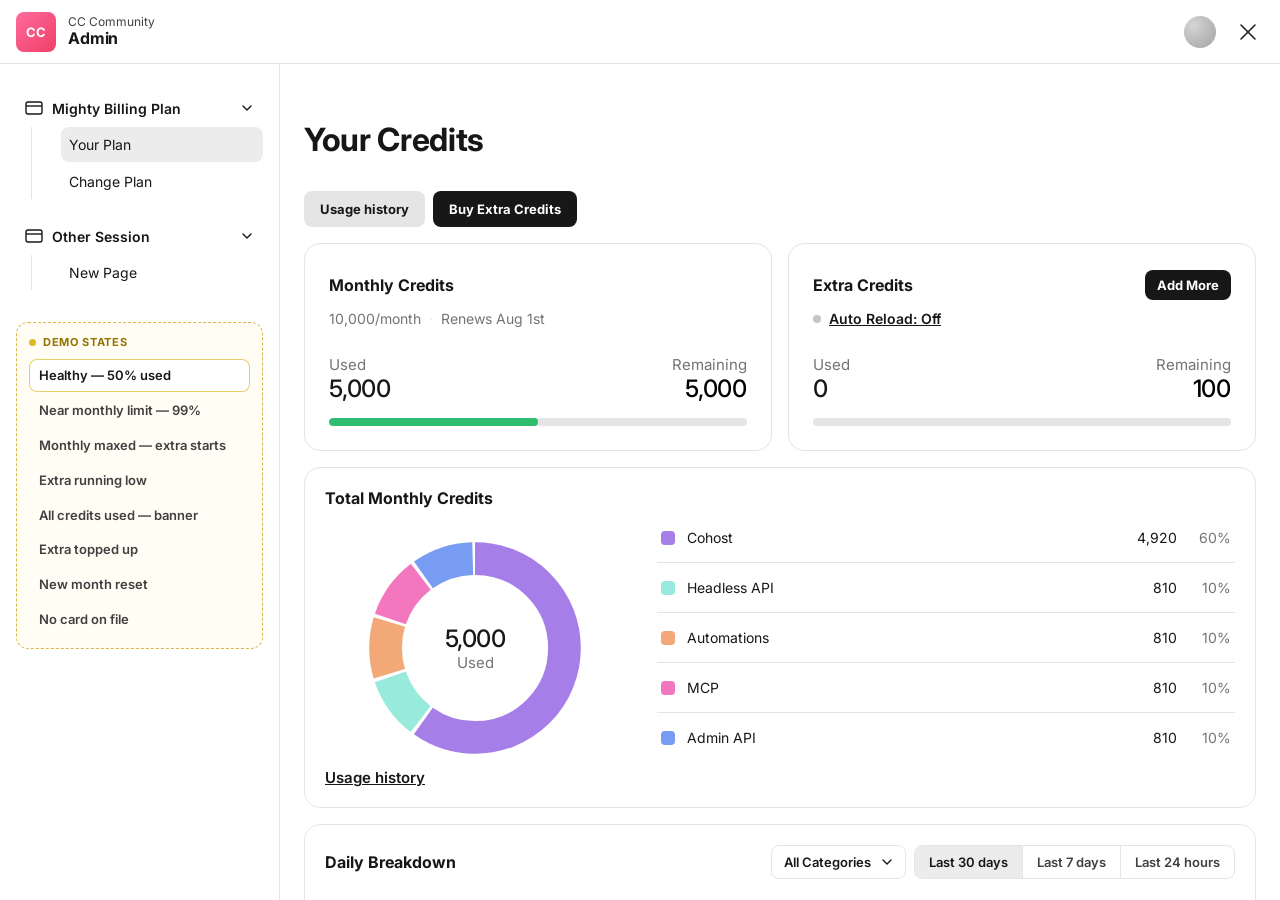
<file: v8.html>
<!DOCTYPE html>
<html lang="en">
<head>
<meta charset="UTF-8">
<meta name="viewport" content="width=device-width, initial-scale=1.0">
<title>Mighty Billing — Credits (V8)</title>
<link rel="preconnect" href="https://fonts.googleapis.com">
<link href="https://fonts.googleapis.com/css2?family=Inter:wght@400;500;600;700&display=swap" rel="stylesheet">
<style>
:root {
  --color-text-primary: #171717;
  --color-text-secondary: #404040;
  --color-text-tertiary: #737373;
  --color-border: #e5e5e5;
  --color-surface: #ffffff;
  --color-surface-secondary: #fafafa;
  --color-fill-secondary: #e5e5e5;
  --color-fill-selected: #ececec;
  --color-border-active: #750252;
  --button-theme: #750252;

  /* Feature breakdown colors */
  --seg-cohost: #a57fe7;
  --seg-headless: #97eadc;
  --seg-automations: #f2a977;
  --seg-mcp: #f277bf;
  --seg-adminapi: #779cf2;

  /* Credit bar (3-color) */
  --credit-empty: #e5e5e5;   /* 0 credits loaded */
  --credit-loaded: #750252;  /* credits loaded (remaining) */
  --credit-spent: #cf5ea6;   /* credits spent */

  --prog-green: #2fbe6f;
  --prog-orange: #f5a623;
  --prog-red: #ef5350;

  --radius-medium: 8px;
  --radius-large: 12px;
}

* { box-sizing: border-box; }

html, body {
  margin: 0;
  height: 100%;
  font-family: 'Inter', -apple-system, BlinkMacSystemFont, 'Segoe UI', sans-serif;
  color: var(--color-text-primary);
  background: var(--color-surface);
}

button, input, select { font-family: inherit; }
a { color: inherit; }

.app { display: flex; flex-direction: column; height: 100vh; }

/* Topbar */
.topbar {
  height: 64px; flex-shrink: 0; display: flex; align-items: center; justify-content: space-between;
  padding: 0 16px; border-bottom: 1px solid var(--color-border);
}
.topbar-left { display: flex; align-items: center; gap: 12px; }
.brand-avatar {
  width: 40px; height: 40px; border-radius: var(--radius-medium);
  background: linear-gradient(135deg, #ff6b9d, #ee3f65);
  color: #fff; display: flex; align-items: center; justify-content: center;
  font-weight: 700; font-size: 13px; letter-spacing: -0.02em;
}
.brand-titles { display: flex; flex-direction: column; line-height: 1.2; }
.brand-sub { font-size: 12px; color: var(--color-text-secondary); }
.brand-main { font-size: 16px; font-weight: 700; letter-spacing: -0.01em; }
.topbar-right { display: flex; align-items: center; gap: 16px; }
.cohost-icon { width: 32px; height: 32px; border-radius: 999px; background: radial-gradient(circle at 30% 30%, #d4d4d4, #a3a3a3); }
.icon-btn {
  width: 32px; height: 32px; border-radius: var(--radius-medium);
  border: none; background: transparent; display: flex; align-items: center; justify-content: center;
  color: var(--color-text-primary); cursor: pointer;
}
.icon-btn:hover { background: var(--color-fill-secondary); }

/* Layout */
.layout { flex: 1; display: flex; min-height: 0; }

/* Sidebar */
.sidebar { width: 280px; flex-shrink: 0; border-right: 1px solid var(--color-border); padding: 9px 16px 64px 16px; overflow-y: auto; }
.nav-group { padding-top: 16px; }
.nav-group-header {
  width: 100%; display: flex; align-items: center; justify-content: space-between;
  gap: 8px; padding: 9px 8px; border-radius: var(--radius-medium);
  background: transparent; border: none; cursor: pointer; font-size: 14px; font-weight: 600; color: var(--color-text-primary);
}
.nav-group-header:hover { background: var(--color-surface-secondary); }
.nav-group-title { display: flex; align-items: center; gap: 8px; }
.chevron { transition: transform .15s ease; flex-shrink: 0; }
.nav-group.collapsed .chevron { transform: rotate(-90deg); }
.nav-group.collapsed .nav-list { display: none; }
.nav-list { list-style: none; margin: 0 0 0 15px; padding: 0 0 0 29px; border-left: 1px solid var(--color-border); }
.nav-link { display: block; padding: 9px 8px; margin: 0 0 2px 0; border-radius: var(--radius-medium); font-size: 14px; text-decoration: none; color: var(--color-text-primary); }
.nav-link:hover { background: var(--color-surface-secondary); }
.nav-link.active { background: var(--color-fill-selected); }

/* Content */
.content { flex: 1; min-width: 0; overflow-y: auto; }
.view { display: none; }
.view.active { display: block; }
#view-processing.active { display: flex; flex-direction: column; min-height: 100%; }

.content-header { display: flex; justify-content: center; padding: 56px 24px 32px; }
.content-header h1 { max-width: 748px; width: 100%; margin: 0; font-size: 32px; font-weight: 700; letter-spacing: -0.01em; }

#view-purchase .content-header,
#view-processing .content-header { justify-content: flex-start; padding-left: 48px; }
#view-purchase .content-header h1,
#view-processing .content-header h1 { max-width: none; width: auto; }
.purchase-header { flex-direction: column; align-items: flex-start; gap: 16px; padding-top: 24px !important; background: var(--color-surface-secondary); border-bottom: 1px solid var(--color-border); }
#view-processing .content-header { background: var(--color-surface-secondary); border-bottom: 1px solid var(--color-border); }
.back-btn { width: 32px; height: 32px; border-radius: var(--radius-medium); border: none; background: transparent; display: flex; align-items: center; justify-content: center; color: var(--color-text-primary); cursor: pointer; margin-left: -6px; }
.back-btn:hover { background: var(--color-fill-secondary); }

.content-body { display: flex; justify-content: center; padding: 0 24px 80px; }
.content-body--credits { flex-direction: column; align-items: center; gap: 16px; }

.actions-row { display: flex; gap: 8px; width: 100%; max-width: 748px; margin-bottom: 16px; }
.btn { display: inline-flex; align-items: center; gap: 4px; padding: 8px 12px; border-radius: var(--radius-medium); border: none; font-size: 12px; font-weight: 600; cursor: pointer; }
.btn-secondary { background: var(--color-fill-secondary); color: var(--color-text-primary); }
.btn-secondary:hover { filter: brightness(0.96); }
.btn-cta { background: var(--button-theme); color: #fff; margin-left: auto; }
.btn-cta:hover { filter: brightness(1.1); }

.card { width: 100%; max-width: 748px; border: 1px solid var(--color-border); border-radius: 16px; padding: 20px; }

/* Credit meter (title + repositioned stat labels + thin 3-color bar) */
.meter { margin-bottom: 20px; }
.meter:last-child { margin-bottom: 0; }
.meter-title-row { display: flex; align-items: center; gap: 6px; margin-bottom: 10px; }
.meter-title { font-size: 15px; font-weight: 700; }
.meter-note { font-size: 14px; color: var(--color-text-tertiary); }
.info-dot {
  width: 15px; height: 15px; border-radius: 50%; border: 1px solid var(--color-text-tertiary); color: var(--color-text-tertiary);
  font-size: 10px; font-style: italic; display: inline-flex; align-items: center; justify-content: center; cursor: default; flex-shrink: 0;
}
.meter-stats { display: flex; align-items: baseline; justify-content: space-between; margin-bottom: 8px; }
.meter-stats span { font-size: 15px; color: var(--color-text-primary); }
.meter-stats .stat-strong { font-weight: 600; }

.tri-bar { height: 8px; border-radius: 999px; background: var(--credit-empty); overflow: hidden; }
.tri-fill { display: flex; height: 100%; width: 0; transition: width 1.1s cubic-bezier(.22,.61,.36,1); position: relative; overflow: hidden; }
.tri-spent { height: 100%; background: var(--credit-spent); flex: 0 0 auto; width: 0; }
.tri-remaining { height: 100%; background: var(--credit-loaded); flex: 1; }
.tri-fill.shine::after {
  content: ""; position: absolute; inset: 0;
  background: linear-gradient(90deg, transparent 0%, rgba(255,255,255,0.65) 50%, transparent 100%);
  transform: translateX(-100%); animation: fill-shine 0.9s ease; pointer-events: none;
}
@keyframes fill-shine { to { transform: translateX(100%); } }

.credit-bump { display: inline-block; transform-origin: right center; animation: credit-bump 1s ease; }
@keyframes credit-bump {
  0% { transform: scale(1); }
  25% { transform: scale(1.22); color: #067647; }
  60% { color: #067647; }
  100% { transform: scale(1); }
}

/* Usage-by-feature card */
.usage-head { display: flex; align-items: center; justify-content: space-between; margin-bottom: 14px; }
.usage-title { font-size: 16px; font-weight: 700; }
.dropdown { position: relative; }
.dropdown-btn {
  display: flex; align-items: center; gap: 8px; border: 1px solid var(--color-border); border-radius: 8px; background: transparent;
  padding: 8px 10px 8px 12px; font-size: 13px; font-weight: 600; cursor: pointer; color: var(--color-text-primary);
}
.dropdown-btn:hover { background: var(--color-surface-secondary); }
.dropdown-chevron { transition: transform .15s ease; }
.dropdown.open .dropdown-chevron { transform: rotate(180deg); }
.dropdown-menu {
  position: absolute; top: calc(100% + 4px); right: 0; z-index: 20;
  min-width: 160px; margin: 0; padding: 4px; list-style: none;
  background: var(--color-surface); border: 1px solid var(--color-border); border-radius: 10px;
  box-shadow: 0 8px 24px rgba(0,0,0,0.12);
  opacity: 0; transform: translateY(-4px); pointer-events: none; transition: opacity .12s ease, transform .12s ease;
}
.dropdown.open .dropdown-menu { opacity: 1; transform: translateY(0); pointer-events: auto; }
.dropdown-item {
  display: flex; align-items: center; justify-content: space-between; gap: 8px;
  padding: 9px 10px; border-radius: 6px; font-size: 13px; font-weight: 600; cursor: pointer; color: var(--color-text-primary);
}
.dropdown-item:hover { background: var(--color-surface-secondary); }
.dropdown-item.selected::after { content: "✓"; color: var(--button-theme); font-size: 12px; }

/* Separate thin usage bar */
.usage-controls { display: flex; align-items: center; gap: 8px; }
.vs-label { font-size: 13px; font-weight: 600; color: var(--color-text-tertiary); }

.usage-bars { margin-bottom: 20px; }
.usage-bar-row { display: flex; align-items: center; gap: 12px; }
.usage-bar-row + .usage-bar-row { margin-top: 10px; }
.ubl { flex-shrink: 0; width: 84px; font-size: 12px; font-weight: 600; color: var(--color-text-secondary); }
.ubl--cmp { color: var(--color-text-tertiary); }
#cmpBarRow.hidden { display: none; }
#usageBarCmp { opacity: 0.55; }

.usage-bar { display: flex; flex: 1; height: 8px; }
.seg { position: relative; height: 100%; cursor: default; transition: flex-grow .45s ease; }
.seg:first-child { border-top-left-radius: 999px; border-bottom-left-radius: 999px; }
.seg:last-child { border-top-right-radius: 999px; border-bottom-right-radius: 999px; }
/* Invisible taller hover zone so the thin bar is easy to hover */
.seg::after { content: ""; position: absolute; left: 0; right: 0; top: -9px; bottom: -9px; }
.seg:hover { filter: brightness(0.94); }
.usage-bar.zero .seg { background: var(--credit-empty) !important; }

.bar-tooltip {
  position: fixed; z-index: 100; background: #171717; color: #fff; font-size: 12px; font-weight: 600;
  padding: 6px 10px; border-radius: 6px; white-space: nowrap; pointer-events: none;
  transform: translate(-50%, -100%); opacity: 0; transition: opacity .1s ease;
}
.bar-tooltip.visible { opacity: 1; }
.bar-tooltip { text-align: left; }
.bar-tooltip .tt-h { font-weight: 700; margin-bottom: 4px; }
.bar-tooltip .tt-r { display: flex; align-items: center; gap: 6px; line-height: 1.5; font-weight: 500; }
.bar-tooltip .tt-sw { width: 9px; height: 9px; border-radius: 2px; display: inline-block; }
.chart-hit { pointer-events: all; cursor: default; }
.bar-tooltip::after { content: ""; position: absolute; top: 100%; left: 50%; transform: translateX(-50%); border: 5px solid transparent; border-top-color: #171717; }

.table-wrap { width: 100%; border: 1px solid var(--color-border); border-radius: 8px; overflow: hidden; }
.usage-table { width: 100%; border-collapse: separate; border-spacing: 0; table-layout: auto; }
.usage-table thead th:first-child { width: 40%; }
.usage-table thead th { background: var(--color-surface-secondary); text-align: left; font-size: 14px; font-weight: 600; color: var(--color-text-tertiary); padding: 16px 12px; }
.usage-table thead th.num { text-align: right; }
.usage-table tbody td { padding: 16px 12px; border-top: 1.5px solid var(--color-border); font-size: 14px; }
.usage-table tbody td.num { text-align: right; }
.usage-table .dot { display: inline-block; width: 10px; height: 10px; border-radius: 3px; margin-right: 8px; vertical-align: middle; }
.usage-table .pct { color: var(--color-text-tertiary); margin-left: 6px; }
.usage-table .cmp-col { color: var(--color-text-tertiary); }
.usage-table.no-compare .cmp-col,
.usage-table.no-compare .chg-col { display: none; }

.delta { display: inline-flex; align-items: center; gap: 3px; font-size: 13px; font-weight: 600; white-space: nowrap; }
.delta.up { color: #c0322b; }
.delta.down { color: #067647; }
.delta.flat { color: var(--color-text-tertiary); }

/* Purchase view */
.purchase-layout { display: flex; align-items: flex-start; }
.purchase-col--left { flex: 1; min-width: 0; background: var(--color-surface-secondary); padding: 48px; display: flex; flex-direction: column; gap: 64px; }
.purchase-col--right { flex: 1; min-width: 0; background: var(--color-surface-secondary); border-left: 1px solid var(--color-border); padding: 48px; align-self: stretch; }
.option-group h2 { font-size: 20px; font-weight: 700; letter-spacing: -0.01em; margin: 0 0 16px; }
.option-group h2.h2-large { font-size: 22px; }
.option-card { display: flex; align-items: center; gap: 24px; width: 100%; background: var(--color-surface); border: 1px solid var(--color-border); border-radius: 12px; padding: 24px 16px; margin-bottom: 8px; cursor: pointer; position: relative; }
.option-card.selected { border: 2px solid var(--color-border-active); padding: 23px 15px; }
.radio { width: 24px; height: 24px; border-radius: 50%; border: 1.5px solid var(--color-border); flex-shrink: 0; }
.option-card.selected .radio { border: 6px solid var(--color-border-active); }
.option-name { font-size: 16px; font-weight: 600; flex: 1; }
.save-chip { background: var(--button-theme); color: #fff; font-size: 12px; padding: 4px 8px; border-radius: 4px; margin-right: 8px; white-space: nowrap; }
.option-price { display: flex; align-items: center; gap: 8px; font-size: 16px; font-weight: 600; white-space: nowrap; }
.price-strike { text-decoration: line-through; color: rgba(46,46,46,0.4); font-weight: 600; }
.payment-card { background: var(--color-surface); border: 2px solid var(--color-border); border-radius: 12px; padding: 16px; display: flex; flex-direction: column; gap: 24px; }
.payment-card h3 { font-size: 20px; font-weight: 700; letter-spacing: -0.01em; margin: 0; }
.pay-tabs { display: flex; gap: 16px; }
.pay-tab { flex: 1; height: 100px; border-radius: 8px; border: 1px solid var(--color-border); background: var(--color-surface); font-size: 16px; cursor: pointer; color: var(--color-text-primary); }
.pay-tab.selected { border: 1px solid var(--color-border-active); box-shadow: 0 2px 4px rgba(0,0,0,0.1); }
.field { display: flex; flex-direction: column; gap: 8px; flex: 1; }
.field-row { display: flex; gap: 16px; }
.field label { font-size: 16px; font-weight: 600; }
.field input, .field select { height: 48px; border: 1.5px solid var(--color-border); border-radius: 8px; padding: 0 16px; font-size: 16px; color: var(--color-text-primary); background: var(--color-surface); }
.field input:focus, .field select:focus { outline: none; border-color: var(--color-border-active); }
.checkbox-row { display: flex; align-items: center; gap: 24px; font-size: 14px; }
.checkbox-row input { width: 24px; height: 24px; accent-color: var(--button-theme); }
.fineprint { font-size: 14px; color: var(--color-text-tertiary); margin: 0; }
.summary-card { max-width: 460px; display: flex; flex-direction: column; gap: 8px; }
.summary-card hr { border: none; border-top: 1px solid var(--color-border); margin: 8px 0; }
.summary-line { display: flex; justify-content: space-between; align-items: baseline; font-size: 14px; font-weight: 600; }
.summary-line--main { font-size: 20px; font-weight: 700; letter-spacing: -0.01em; }
.summary-line--total { font-size: 20px; font-weight: 700; letter-spacing: -0.01em; margin-top: 8px; }
.btn-pay { width: 100%; height: 48px; border-radius: 12px; background: var(--button-theme); color: #fff; font-size: 16px; font-weight: 600; border: none; cursor: pointer; margin: 16px 0 24px; justify-content: center; }
.btn-pay:hover { filter: brightness(1.1); }
.legal { font-size: 14px; color: var(--color-text-primary); line-height: 18px; margin: 0 0 16px; }
.legal a { text-decoration: underline; }

/* Processing */
.processing-body { flex: 1; display: flex; flex-direction: column; align-items: center; justify-content: center; gap: 24px; padding: 140px 24px; background: var(--color-surface-secondary); min-height: 500px; }
.spinner { width: 32px; height: 32px; border-radius: 50%; border: 3px solid var(--color-border); border-top-color: var(--color-text-tertiary); animation: spin 0.8s linear infinite; }
@keyframes spin { to { transform: rotate(360deg); } }
.processing-text { font-size: 18px; font-weight: 700; margin: 0; }

/* Add credits modal */
.modal-overlay {
  position: fixed; inset: 0; z-index: 1000;
  display: flex; align-items: center; justify-content: center; padding: 24px;
  background: rgba(23,23,23,0.45);
  opacity: 0; visibility: hidden; transition: opacity .18s ease, visibility .18s ease;
}
.modal-overlay.open { opacity: 1; visibility: visible; }
.modal {
  position: relative; width: 100%; max-width: 560px;
  background: var(--color-surface); border-radius: 24px; padding: 32px;
  box-shadow: 0 24px 60px rgba(0,0,0,0.24);
  transform: translateY(10px) scale(.98); transition: transform .18s ease;
}
.modal-overlay.open .modal { transform: none; }
.modal-close {
  position: absolute; top: 26px; right: 26px; width: 32px; height: 32px;
  border: none; background: transparent; border-radius: var(--radius-medium);
  display: flex; align-items: center; justify-content: center; color: var(--color-text-primary); cursor: pointer;
}
.modal-close:hover { background: var(--color-fill-secondary); }
.modal-title { font-size: 28px; font-weight: 700; letter-spacing: -0.01em; margin: 0 0 12px; }
.modal-sub { font-size: 16px; line-height: 1.4; color: var(--color-text-secondary); margin: 0 0 24px; }

.amount-grid { display: grid; grid-template-columns: repeat(4, 1fr); gap: 12px; margin-bottom: 16px; }
.amount-pill {
  height: 76px; border: 1px solid var(--color-border); border-radius: 12px; background: var(--color-surface);
  font-size: 20px; font-weight: 700; color: var(--color-text-primary); cursor: pointer;
  display: flex; align-items: center; justify-content: center; transition: border-color .12s ease, background .12s ease;
}
.amount-pill:hover { border-color: #c9c9c9; }
.amount-other { color: var(--color-text-tertiary); }
.amount-pill.selected { border: 2px solid var(--color-border-active); background: rgba(117,2,82,0.06); color: var(--color-border-active); }

.other-wrap { margin-bottom: 16px; }
.other-wrap input {
  width: 100%; height: 56px; border: 1.5px solid var(--color-border); border-radius: 12px;
  padding: 0 16px; font-size: 18px; font-weight: 600; color: var(--color-text-primary); background: var(--color-surface);
}
.other-wrap input:focus { outline: none; border-color: var(--color-border-active); }

.modal-summary { background: var(--color-surface-secondary); border-radius: 12px; padding: 20px 24px; margin-bottom: 16px; }
.msum-row { display: flex; align-items: baseline; justify-content: space-between; font-size: 17px; color: var(--color-text-secondary); }
.msum-row + .msum-row { margin-top: 12px; }
.modal-summary hr { border: none; border-top: 1px solid var(--color-border); margin: 16px 0; }
.msum-total { color: var(--color-text-primary); }
.msum-total span:first-child { font-size: 20px; font-weight: 600; }
.msum-total span:last-child { font-size: 28px; font-weight: 700; letter-spacing: -0.01em; }

.payment-method {
  display: flex; align-items: center; justify-content: space-between;
  background: var(--color-surface-secondary); border-radius: 12px; padding: 16px 20px; margin-bottom: 24px;
}
.pm-label { font-size: 16px; font-weight: 700; }
.pm-right { display: flex; align-items: center; gap: 12px; }
.stripe-badge {
  display: inline-flex; align-items: center; gap: 8px;
  background: #e3f8ee; color: #0a7d4d; font-size: 15px; font-weight: 700;
  padding: 6px 12px; border-radius: 8px;
}
.stripe-icon {
  width: 20px; height: 20px; border-radius: 5px; background: #00c46a; color: #fff;
  display: inline-flex; align-items: center; justify-content: center; font-size: 13px; font-weight: 700;
}
.stripe-badge.plain { background: transparent; color: var(--color-text-primary); padding: 0; }
.stripe-badge.plain .stripe-icon { display: none; }
.pm-edit { border: none; background: transparent; color: var(--color-text-secondary); cursor: pointer; display: flex; padding: 4px; border-radius: 6px; }
.pm-edit:hover { background: var(--color-fill-secondary); }

.modal-buy {
  width: 100%; height: 56px; border: none; border-radius: 12px;
  background: var(--button-theme); color: #fff; font-size: 18px; font-weight: 700; cursor: pointer;
}
.modal-buy:hover { filter: brightness(1.1); }
.modal-buy:disabled { opacity: 0.5; cursor: not-allowed; filter: none; }

.btn-toggle { gap: 8px; }
.ar-dot { width: 8px; height: 8px; border-radius: 50%; background: #c4c4c4; flex-shrink: 0; }
.ar-dot.on { background: #9dc63f; }

.ar-field { margin-bottom: 20px; }
.ar-field label { display: block; font-size: 16px; font-weight: 700; margin-bottom: 8px; }
.ar-field input {
  width: 100%; height: 56px; border: 1.5px solid var(--color-border); border-radius: 12px;
  padding: 0 16px; font-size: 18px; color: var(--color-text-primary); background: var(--color-surface);
}
.ar-field input:focus { outline: none; border-color: var(--color-border-active); }
.ar-card-line {
  display: flex; align-items: center; justify-content: space-between; gap: 12px;
  background: var(--color-surface-secondary); border: 1px solid var(--color-border); border-radius: 12px;
  padding: 18px 20px; margin-bottom: 24px; font-size: 16px; font-weight: 700;
}
.ar-card-digits { letter-spacing: 2px; }
.ar-primary { margin-bottom: 12px; }
.ar-cancel {
  width: 100%; height: 56px; border: none; border-radius: 12px;
  background: var(--color-fill-secondary); color: var(--color-text-primary); font-size: 16px; font-weight: 700; cursor: pointer;
}
.ar-cancel:hover { filter: brightness(0.96); }

/* Credit usage history modal */
.modal--history { padding: 0; display: flex; flex-direction: column; max-height: 86vh; }
.modal--history .modal-close { top: 28px; right: 28px; }
.hist-head { padding: 32px 32px 0; }
.hist-head .modal-title { margin-bottom: 16px; }
.hist-head .modal-sub { margin-bottom: 20px; }
.hist-bar { display: flex; height: 10px; border-radius: 999px; overflow: hidden; margin-bottom: 24px; }
.hist-seg { height: 100%; }

.hist-list { flex: 1; overflow-y: auto; padding: 0 32px; }
.hist-day { font-size: 16px; font-weight: 600; color: var(--color-text-secondary); margin: 24px 0 0; }
.hist-day:first-child { margin-top: 4px; }
.hist-row { display: flex; align-items: center; gap: 12px; padding: 16px 2px; border-bottom: 1px solid var(--color-border); }
.hist-day + .hist-row { border-top: 1px solid var(--color-border); }
.hist-sq { width: 14px; height: 14px; border-radius: 4px; flex-shrink: 0; }
.hist-name { font-size: 16px; font-weight: 600; color: var(--color-text-primary); }
.hist-pct { font-size: 15px; color: var(--color-text-tertiary); }
.hist-num { margin-left: auto; font-size: 16px; font-weight: 600; color: var(--color-text-primary); white-space: nowrap; }

.hist-footer {
  display: flex; align-items: center; justify-content: space-between;
  padding: 20px 32px; border-top: 1px solid var(--color-border);
}
.hist-count { font-size: 15px; color: var(--color-text-tertiary); }
.hist-export { border: none; background: transparent; font-size: 16px; font-weight: 700; color: var(--color-text-primary); cursor: pointer; padding: 4px; }
.hist-export:hover { text-decoration: underline; }

/* V5 stat cards */
#view-credits .content-header h1 { max-width: 1040px; }
.content-body--credits .card { max-width: 1040px; }
.stat-cards { width: 100%; max-width: 1040px; display: flex; gap: 16px; }
.stat-card { flex: 1; min-width: 0; display: flex; flex-direction: column; border: 1px solid var(--color-border); border-radius: 16px; padding: 24px; }
.stat-grow { flex: 1; min-height: 28px; }
.stat-card-title { font-size: 16px; font-weight: 700; }
.stat-card-head { display: flex; align-items: center; justify-content: space-between; gap: 12px; min-height: 34px; }
.stat-sub { margin-top: 8px; font-size: 14px; color: var(--color-text-tertiary); display: flex; align-items: center; gap: 8px; flex-wrap: wrap; }
.stat-sub-sep { color: var(--color-border); }
.stat-label { font-size: 15px; color: var(--color-text-tertiary); }
.stat-number { font-size: 24px; font-weight: 500; letter-spacing: -0.01em; line-height: 1.1; margin-top: 2px; }
.stat-number.muted { color: #000000; }
.stat-link { display: inline-block; margin-top: 10px; font-size: 15px; font-weight: 600; text-decoration: underline; color: var(--color-text-primary); cursor: pointer; }
.stat-rows { display: flex; justify-content: space-between; align-items: flex-end; gap: 12px; }
.ta-right { text-align: right; }
.prog-bar { position: relative; height: 8px; border-radius: 999px; background: var(--credit-empty); overflow: hidden; margin-top: 16px; }
.prog-fill { height: 100%; width: 0; border-radius: 999px; background: var(--prog-green); transition: width .9s cubic-bezier(.22,.61,.36,1), background-color .3s ease; }
.prog-fill.shine::after { content: ""; position: absolute; inset: 0; background: linear-gradient(90deg, transparent 0%, rgba(255,255,255,0.65) 50%, transparent 100%); transform: translateX(-100%); animation: fill-shine 0.9s ease; pointer-events: none; }

.add-more-btn { border: none; background: #171717; color: #fff; font-size: 13px; font-weight: 700; padding: 7px 12px; border-radius: 8px; cursor: pointer; white-space: nowrap; }
.add-more-btn:hover { filter: brightness(1.4); }
.auto-reload-inline { margin-top: 8px; display: inline-flex; align-items: center; gap: 8px; border: none; background: transparent; padding: 0; cursor: pointer; font-size: 14px; font-weight: 600; color: var(--color-text-primary); text-decoration: underline; align-self: flex-start; }

.alert-banner { width: 100%; max-width: 1040px; display: flex; align-items: center; justify-content: space-between; gap: 16px; border: 1px solid var(--color-border); border-radius: 16px; padding: 18px 24px; }
.alert-banner[hidden] { display: none; }
.alert-title { font-size: 16px; font-weight: 700; }
.alert-text { font-size: 14px; color: var(--color-text-tertiary); margin-top: 2px; }
.alert-btn { border: none; background: #171717; color: #fff; font-size: 14px; font-weight: 700; padding: 12px 18px; border-radius: 8px; cursor: pointer; white-space: nowrap; }
.alert-btn:hover { filter: brightness(1.4); }

/* usage bar empty (new month) */
.usage-bar.zero .seg { background: var(--credit-empty) !important; }

/* Demo-only state switcher in the sidebar */
.demo-panel { margin-top: 32px; border: 1px dashed #d9b64a; background: #fffdf4; border-radius: 12px; padding: 12px; }
.demo-panel-head { display: flex; align-items: center; gap: 7px; font-size: 11px; font-weight: 700; letter-spacing: 0.06em; text-transform: uppercase; color: #927400; margin-bottom: 10px; }
.demo-panel-head .demo-dot { width: 7px; height: 7px; border-radius: 50%; background: #e0b62c; }
.demo-items { display: flex; flex-direction: column; gap: 2px; }
.demo-item { text-align: left; border: none; background: transparent; cursor: pointer; font-size: 13px; font-weight: 600; color: var(--color-text-secondary); padding: 8px 10px; border-radius: 8px; line-height: 1.3; }
.demo-item:hover { background: rgba(146, 116, 0, 0.08); }
.demo-item.active { background: #fff; color: var(--color-text-primary); box-shadow: inset 0 0 0 1px #e6cf6a; }

@media (max-width: 860px) { .stat-cards { flex-direction: column; } }

/* No-card: add-payment CTA */
.payment-method[hidden] { display: none; }
.pm-add { width: 100%; display: flex; align-items: center; justify-content: center; gap: 8px; border: 1.5px dashed var(--color-border); background: transparent; border-radius: 12px; padding: 16px; margin-bottom: 16px; font-size: 15px; font-weight: 700; color: var(--color-text-primary); cursor: pointer; }
.pm-add:hover { border-color: var(--color-border-active); color: var(--color-border-active); }
.pm-add[hidden] { display: none; }
.pm-add-plus { font-size: 18px; line-height: 1; }

/* In-modal card entry form */
.modal-cardform { display: none; }
.modal.carding .modal-body { display: none; }
.modal.carding .modal-processing { display: none; }
.modal.carding .modal-cardform { display: block; }
.cf-back { display: inline-flex; align-items: center; gap: 4px; border: none; background: transparent; cursor: pointer; font-size: 14px; font-weight: 600; color: var(--color-text-secondary); padding: 0; margin-bottom: 16px; }
.cf-back:hover { color: var(--color-text-primary); }
.modal-cardform .modal-title { margin-bottom: 8px; }
.cf-fields { display: flex; flex-direction: column; gap: 16px; margin: 20px 0 24px; }

/* V6 layout */
.actions-row-v6 { width: 100%; max-width: 1040px; display: flex; gap: 8px; }
.btn-pill { border: none; background: var(--color-fill-secondary); color: var(--color-text-primary); font-size: 13px; font-weight: 700; padding: 10px 16px; border-radius: 8px; cursor: pointer; }
.btn-pill:hover { filter: brightness(0.96); }
.btn-pill--dark { background: #171717; color: #fff; }
.btn-pill--dark:hover { filter: brightness(1.4); }

.top-cards { width: 100%; max-width: 1040px; display: flex; gap: 16px; }

.donut-card { width: 100%; max-width: 1040px; display: flex; gap: 32px; align-items: stretch; }
.donut-left { flex: 0 0 300px; display: flex; flex-direction: column; }
.donut-wrap { position: relative; width: 240px; height: 240px; margin: 20px auto auto; }
.donut-svg, .donut-svg svg { width: 100%; height: 100%; display: block; }
.donut-center { position: absolute; inset: 0; display: flex; flex-direction: column; align-items: center; justify-content: center; pointer-events: none; }
.donut-num { font-size: 24px; font-weight: 500; letter-spacing: -0.02em; }
.donut-cap { font-size: 15px; font-weight: 400; color: var(--color-text-tertiary); }
.donut-left .stat-link { margin-top: auto; }
.donut-legend { flex: 1; align-self: center; }
.dl-row { display: flex; align-items: center; gap: 12px; padding: 16px 4px; border-bottom: 1px solid var(--color-border); }
.dl-row:last-child { border-bottom: none; }
.dl-row .dot { width: 14px; height: 14px; border-radius: 4px; flex-shrink: 0; }
.dl-name { font-size: 14px; font-weight: 400; }
.dl-num { margin-left: auto; font-size: 14px; font-weight: 400; }
.dl-pct { font-size: 14px; color: var(--color-text-tertiary); min-width: 42px; text-align: right; }

.gran-toggle { display: inline-flex; border: 1px solid var(--color-border); border-radius: 8px; overflow: hidden; }
.gran-btn { border: none; background: transparent; padding: 8px 14px; font-size: 13px; font-weight: 600; cursor: pointer; color: var(--color-text-secondary); }
.gran-btn + .gran-btn { border-left: 1px solid var(--color-border); }
.gran-btn.active { background: var(--color-fill-selected); color: var(--color-text-primary); }

.chart-area { width: 100%; margin-top: 8px; }
.chart-area svg { width: 100%; height: auto; display: block; }
.chart-legend { display: flex; gap: 22px; margin-top: 14px; font-size: 14px; color: var(--color-text-secondary); }
.lg { display: inline-flex; align-items: center; gap: 8px; }
.lg-sw { width: 14px; height: 14px; border-radius: 3px; }
.lg-sw.cur { background: #171717; }
.lg-sw.prev { background: #d4d4d4; }

@media (max-width: 760px) {
  .top-cards { flex-direction: column; }
  .donut-card { flex-direction: column; gap: 16px; }
  .donut-left { flex-basis: auto; }
}

.modal-processing { display: none; flex-direction: column; align-items: center; justify-content: center; gap: 24px; padding: 72px 24px; min-height: 380px; }
.modal.processing .modal-body { display: none; }
.modal.processing .modal-close { display: none; }
.modal.processing .modal-processing { display: flex; }

@media (max-width: 600px) {
  .amount-grid { grid-template-columns: repeat(2, 1fr); }
}

@media (max-width: 900px) {
  .sidebar { display: none; }
  .purchase-layout { flex-direction: column; }
  .purchase-col--right { border-left: none; border-top: 1px solid var(--color-border); }
}
</style>
</head>
<body>
  <div class="app">

    <header class="topbar">
      <div class="topbar-left">
        <div class="brand-avatar">CC</div>
        <div class="brand-titles">
          <span class="brand-sub">CC Community</span>
          <span class="brand-main">Admin</span>
        </div>
      </div>
      <div class="topbar-right">
        <div class="cohost-icon" aria-hidden="true"></div>
        <button class="icon-btn" id="closeBtn" title="Back to Your Credits" aria-label="Close">
          <svg width="16" height="16" viewBox="0 0 16 16" fill="none"><path d="M1 1L15 15M15 1L1 15" stroke="currentColor" stroke-width="1.5" stroke-linecap="round"/></svg>
        </button>
      </div>
    </header>

    <div class="layout">
      <aside class="sidebar">
        <nav class="nav-group">
          <button class="nav-group-header">
            <span class="nav-group-title">
              <svg width="20" height="20" viewBox="0 0 20 20" fill="none"><rect x="2" y="4" width="16" height="12" rx="2" stroke="currentColor" stroke-width="1.4"/><path d="M2 8H18" stroke="currentColor" stroke-width="1.4"/></svg>
              Mighty Billing Plan
            </span>
            <svg class="chevron" width="16" height="16" viewBox="0 0 16 16" fill="none"><path d="M4 6L8 10L12 6" stroke="currentColor" stroke-width="1.4" stroke-linecap="round" stroke-linejoin="round"/></svg>
          </button>
          <ul class="nav-list">
            <li><a href="#" class="nav-link active">Your Plan</a></li>
            <li><a href="#" class="nav-link">Change Plan</a></li>
          </ul>
        </nav>
        <nav class="nav-group">
          <button class="nav-group-header">
            <span class="nav-group-title">
              <svg width="20" height="20" viewBox="0 0 20 20" fill="none"><rect x="2" y="4" width="16" height="12" rx="2" stroke="currentColor" stroke-width="1.4"/><path d="M2 8H18" stroke="currentColor" stroke-width="1.4"/></svg>
              Other Session
            </span>
            <svg class="chevron" width="16" height="16" viewBox="0 0 16 16" fill="none"><path d="M4 6L8 10L12 6" stroke="currentColor" stroke-width="1.4" stroke-linecap="round" stroke-linejoin="round"/></svg>
          </button>
          <ul class="nav-list">
            <li><a href="#" class="nav-link">New Page</a></li>
          </ul>
        </nav>

        <!-- Demo-only: state switcher for stakeholder walkthroughs -->
        <div class="demo-panel">
          <div class="demo-panel-head"><span class="demo-dot"></span>Demo states</div>
          <div class="demo-items">
            <button class="demo-item active" data-state="healthy">Healthy — 50% used</button>
            <button class="demo-item" data-state="nearLimit">Near monthly limit — 99%</button>
            <button class="demo-item" data-state="monthlyMaxed">Monthly maxed — extra starts</button>
            <button class="demo-item" data-state="extraLow">Extra running low</button>
            <button class="demo-item" data-state="allUsed">All credits used — banner</button>
            <button class="demo-item" data-state="toppedUp">Extra topped up</button>
            <button class="demo-item" data-state="newMonth">New month reset</button>
            <button class="demo-item" data-state="noCard">No card on file</button>
          </div>
        </div>
      </aside>

      <main class="content">

        <!-- VIEW 1: Your Credits -->
        <section class="view active" id="view-credits">
          <div class="content-header"><h1 id="creditsHeading">Your Credits</h1></div>
          <div class="content-body content-body--credits">

            <div class="actions-row-v6">
              <button class="btn-pill js-usage-history">Usage history</button>
              <button class="btn-pill btn-pill--dark js-add-credits">Buy Extra Credits</button>
            </div>

            <div class="top-cards">
              <!-- Monthly Credits -->
              <div class="stat-card">
                <div class="stat-card-head"><div class="stat-card-title">Monthly Credits</div></div>
                <div class="stat-sub"><span id="monthlyAllowance">10,000/month</span><span class="stat-sub-sep">·</span><span>Renews Aug 1st</span></div>
                <div class="stat-grow"></div>
                <div class="stat-rows">
                  <div class="stat-col"><div class="stat-label">Used</div><div class="stat-number" id="monthlySpentNum">5,000</div></div>
                  <div class="stat-col ta-right"><div class="stat-label">Remaining</div><div class="stat-number muted" id="monthlyRemainNum">5,000</div></div>
                </div>
                <div class="prog-bar"><div class="prog-fill" id="monthlyFill"></div></div>
              </div>
              <!-- Extra Credits -->
              <div class="stat-card">
                <div class="stat-card-head">
                  <div class="stat-card-title">Extra Credits</div>
                  <button class="add-more-btn js-add-credits" id="addCreditsBtn">Add More</button>
                </div>
                <button class="auto-reload-inline" id="autoReloadBtn"><span class="ar-dot" id="arDot"></span><span id="arLabel">Auto Reload: Off</span></button>
                <div class="stat-grow"></div>
                <div class="stat-rows">
                  <div class="stat-col"><div class="stat-label">Used</div><div class="stat-number" id="extraSpentNum">0</div></div>
                  <div class="stat-col ta-right"><div class="stat-label">Remaining</div><div class="stat-number muted" id="extraRemainNum">100</div></div>
                </div>
                <div class="prog-bar"><div class="prog-fill" id="extraFill"></div></div>
              </div>
            </div>

            <!-- Add credits alert banner -->
            <div class="alert-banner" id="alertBanner" hidden>
              <div class="alert-body">
                <div class="alert-title">Add credits</div>
                <div class="alert-text" id="alertText">You've used 100% of this month's credits. Add more to avoid pausing AI features.</div>
              </div>
              <button class="alert-btn js-add-credits">Add Credits</button>
            </div>

            <!-- Total Monthly Credits: donut + table -->
            <div class="card donut-card">
              <div class="donut-left">
                <div class="usage-title">Total Monthly Credits</div>
                <div class="donut-wrap">
                  <div class="donut-svg" id="donutSvg"></div>
                  <div class="donut-center"><div class="donut-num" id="donutUsed">5,000</div><div class="donut-cap">Used</div></div>
                </div>
                <a class="stat-link js-usage-history">Usage history</a>
              </div>
              <div class="donut-legend">
                <div class="dl-row"><span class="dot" style="background:var(--seg-cohost)"></span><span class="dl-name">Cohost</span><span class="dl-num">4,920</span><span class="dl-pct">60%</span></div>
                <div class="dl-row"><span class="dot" style="background:var(--seg-headless)"></span><span class="dl-name">Headless API</span><span class="dl-num">810</span><span class="dl-pct">10%</span></div>
                <div class="dl-row"><span class="dot" style="background:var(--seg-automations)"></span><span class="dl-name">Automations</span><span class="dl-num">810</span><span class="dl-pct">10%</span></div>
                <div class="dl-row"><span class="dot" style="background:var(--seg-mcp)"></span><span class="dl-name">MCP</span><span class="dl-num">810</span><span class="dl-pct">10%</span></div>
                <div class="dl-row"><span class="dot" style="background:var(--seg-adminapi)"></span><span class="dl-name">Admin API</span><span class="dl-num">810</span><span class="dl-pct">10%</span></div>
              </div>
            </div>

            <!-- Daily Breakdown: current vs previous period -->
            <div class="card">
              <div class="usage-head">
                <span class="usage-title">Daily Breakdown</span>
                <div class="usage-controls">
                  <div class="dropdown" id="catDropdown">
                    <button class="dropdown-btn" id="catBtn" aria-haspopup="listbox" aria-expanded="false">
                      <span id="catLabel">All Categories</span>
                      <svg class="dropdown-chevron" width="16" height="16" viewBox="0 0 16 16" fill="none"><path d="M4 6L8 10L12 6" stroke="currentColor" stroke-width="1.4" stroke-linecap="round" stroke-linejoin="round"/></svg>
                    </button>
                    <ul class="dropdown-menu" id="catMenu" role="listbox">
                      <li role="option" class="dropdown-item selected" data-cat="all">All Categories</li>
                      <li role="option" class="dropdown-item" data-cat="cohost">Cohost</li>
                      <li role="option" class="dropdown-item" data-cat="headless">Headless API</li>
                      <li role="option" class="dropdown-item" data-cat="automations">Automations</li>
                      <li role="option" class="dropdown-item" data-cat="mcp">MCP</li>
                      <li role="option" class="dropdown-item" data-cat="adminapi">Admin API</li>
                    </ul>
                  </div>
                  <div class="gran-toggle">
                    <button class="gran-btn active" data-gran="month">Last 30 days</button>
                    <button class="gran-btn" data-gran="week">Last 7 days</button>
                    <button class="gran-btn" data-gran="day">Last 24 hours</button>
                  </div>
                </div>
              </div>
              <div class="chart-area" id="chartArea"></div>
              <div class="chart-legend">
                <span class="lg"><span class="lg-sw cur" id="lgCur"></span>Current Period</span>
                <span class="lg"><span class="lg-sw prev"></span>Previous Period</span>
              </div>
            </div>
          </div>
        </section>

        <!-- VIEW 2: Add more credits -->
        <section class="view" id="view-purchase">
          <div class="content-header purchase-header">
            <button class="back-btn" id="backBtn" aria-label="Back">
              <svg width="20" height="20" viewBox="0 0 20 20" fill="none"><path d="M12 4L6 10L12 16" stroke="currentColor" stroke-width="1.6" stroke-linecap="round" stroke-linejoin="round"/></svg>
            </button>
            <h1>Add more credits</h1>
          </div>
          <div class="purchase-layout">
            <div class="purchase-col purchase-col--left">
              <div class="option-group">
                <h2>Credits</h2>
                <label class="option-card selected" data-price="10" data-credits="1000">
                  <span class="radio"></span>
                  <span class="option-name">1,000 credits</span>
                  <span class="option-price"><span class="price-final">$10</span></span>
                  <input type="radio" name="credits" value="1000" checked hidden>
                </label>
                <label class="option-card" data-price="45" data-credits="5000">
                  <span class="radio"></span>
                  <span class="option-name">5,000 credits</span>
                  <span class="option-price"><span class="price-strike">$50</span><span class="price-final">$45</span></span>
                  <input type="radio" name="credits" value="5000" hidden>
                </label>
                <label class="option-card" data-price="75" data-credits="10000">
                  <span class="radio"></span>
                  <span class="option-name">10,000 credits</span>
                  <span class="save-chip">Save 30%</span>
                  <span class="option-price"><span class="price-strike">$100</span><span class="price-final">$75</span></span>
                  <input type="radio" name="credits" value="10000" hidden>
                </label>
              </div>

              <div class="option-group">
                <h2>Recurrence</h2>
                <label class="option-card selected" data-billed="Billed Once">
                  <span class="radio"></span>
                  <span class="option-name">One time purchase</span>
                  <input type="radio" name="recurrence" value="once" checked hidden>
                </label>
                <label class="option-card" data-billed="Billed Monthly">
                  <span class="radio"></span>
                  <span class="option-name">Every Month</span>
                  <input type="radio" name="recurrence" value="monthly" hidden>
                </label>
                <label class="option-card" data-billed="Billed Quarterly">
                  <span class="radio"></span>
                  <span class="option-name">Every Quarter</span>
                  <input type="radio" name="recurrence" value="quarterly" hidden>
                </label>
              </div>

              <div class="option-group">
                <h2 class="h2-large">Payment Method</h2>
                <div class="payment-card">
                  <h3>Credit Card</h3>
                  <div class="pay-tabs">
                    <button class="pay-tab selected" data-tab="card">Card</button>
                    <button class="pay-tab" data-tab="gpay">Google Pay</button>
                  </div>
                  <div class="field">
                    <label>Card Number</label>
                    <input type="text" placeholder="1234 1234 1234 1234">
                  </div>
                  <div class="field-row">
                    <div class="field"><label>Expiration Date</label><input type="text" placeholder="03/29"></div>
                    <div class="field"><label>Security Code</label><input type="text" placeholder="123"></div>
                  </div>
                  <div class="field-row">
                    <div class="field"><label>Country</label>
                      <select><option>United States</option><option>Canada</option><option>United Kingdom</option></select>
                    </div>
                    <div class="field"><label>Zip Code</label><input type="text" placeholder="1231234"></div>
                  </div>
                  <label class="checkbox-row">
                    <input type="checkbox" checked>
                    <span>Save payment details for future purchases</span>
                  </label>
                  <p class="fineprint">By providing your card information, you allow {Network Name} to charge your card for future payments in accordance with their terms.</p>
                </div>
              </div>
            </div>

            <div class="purchase-col purchase-col--right">
              <div class="summary-card">
                <div class="summary-line summary-line--main">
                  <span id="summaryCreditsLabel">1,000 credits</span>
                  <span id="summaryCreditsPrice">$10</span>
                </div>
                <div class="summary-line"><span id="summaryBilledLabel">Billed Once</span></div>
                <hr>
                <div class="summary-line"><span>Subtotal</span><span id="summarySubtotal">$10</span></div>
                <div class="summary-line"><span>Tax</span><span>$0.00</span></div>
                <hr>
                <div class="summary-line summary-line--total"><span>Total Due Today</span><span id="summaryTotal">$10</span></div>
                <button class="btn btn-pay" id="payBtn">Pay <span id="payAmount">$10</span></button>
                <p class="legal">Cancel any time. Your subscription will auto-renew at $1 USD, and your account will be charged for renewal within 24-hours before the end of the current period. You authorize Mighty Networks to send instructions to the financial institution that issued your card to take payments from your account in accordance with the terms of your agreement with us. You can manage your subscription in Personal Settings &gt; Plans and Access.</p>
                <p class="legal">Mighty Networks <a href="https://www.mightynetworks.com/terms-of-use" target="_blank" rel="noopener">Terms of Use</a> and <a href="https://www.mightynetworks.com/privacy-policy" target="_blank" rel="noopener">Privacy Policy</a>.</p>
              </div>
            </div>
          </div>
        </section>

        <!-- VIEW 3: Processing -->
        <section class="view" id="view-processing">
          <div class="content-header"><h1>Add more credits</h1></div>
          <div class="processing-body">
            <div class="spinner" aria-hidden="true"></div>
            <p class="processing-text">Processing Payment</p>
          </div>
        </section>

      </main>
    </div>
  </div>

  <!-- Add credits modal -->
  <div class="modal-overlay" id="creditModal">
    <div class="modal" role="dialog" aria-modal="true" aria-labelledby="modalTitle">
      <button class="modal-close" id="modalClose" aria-label="Close">
        <svg width="18" height="18" viewBox="0 0 16 16" fill="none"><path d="M1 1L15 15M15 1L1 15" stroke="currentColor" stroke-width="1.5" stroke-linecap="round"/></svg>
      </button>
      <div class="modal-body">
      <h2 class="modal-title" id="modalTitle">Add credits</h2>
      <p class="modal-sub">Lorem ipsum odor amet, consectetuer adipiscing elit. Volutpat egestas ac quisque risus ad primis elit per.</p>

      <div class="amount-grid">
        <button class="amount-pill selected" data-credits="1000" data-price="10">1000</button>
        <button class="amount-pill" data-credits="5000" data-price="45">5000</button>
        <button class="amount-pill" data-credits="10000" data-price="75">10000</button>
        <button class="amount-pill amount-other" data-other="true">Other</button>
      </div>

      <div class="other-wrap" id="otherWrap" hidden>
        <input type="number" id="otherInput" min="1" step="100" placeholder="Enter amount of credits">
      </div>

      <div class="modal-summary">
        <div class="msum-row"><span>Usage credits</span><span id="mUsageCredits">1000</span></div>
        <div class="msum-row"><span>Estimated tax</span><span>$0.00</span></div>
        <hr>
        <div class="msum-row msum-total"><span>Total due</span><span id="mTotal">$10.00</span></div>
      </div>

      <div class="payment-method" id="pmHasCard">
        <span class="pm-label">Payment method</span>
        <span class="pm-right">
          <span class="stripe-badge" id="pmBadge"><span class="stripe-icon">›</span> <span id="pmCardText">Link by Stripe</span></span>
          <button class="pm-edit" id="pmEdit" aria-label="Edit payment method">
            <svg width="18" height="18" viewBox="0 0 20 20" fill="none"><path d="M13.5 3.5L16.5 6.5L7 16H4V13L13.5 3.5Z" stroke="currentColor" stroke-width="1.4" stroke-linejoin="round"/></svg>
          </button>
        </span>
      </div>
      <button class="pm-add" id="pmAdd" hidden>
        <span class="pm-add-plus">+</span> Add a payment method
      </button>

      <button class="modal-buy" id="modalBuy">Buy 1000 credits</button>
      </div>

      <div class="modal-processing">
        <div class="spinner" aria-hidden="true"></div>
        <p class="processing-text">Processing Payment</p>
      </div>

      <div class="modal-cardform">
        <button class="cf-back" id="cfBack">
          <svg width="18" height="18" viewBox="0 0 20 20" fill="none"><path d="M12 4L6 10L12 16" stroke="currentColor" stroke-width="1.6" stroke-linecap="round" stroke-linejoin="round"/></svg>
          Back
        </button>
        <h2 class="modal-title">Add payment method</h2>
        <p class="modal-sub">Enter your card details to continue with your purchase.</p>
        <div class="cf-fields">
          <div class="field"><label>Card Number</label><input type="text" id="cfNumber" inputmode="numeric" placeholder="1234 1234 1234 1234"></div>
          <div class="field-row">
            <div class="field"><label>Expiration Date</label><input type="text" id="cfExp" placeholder="03/29"></div>
            <div class="field"><label>Security Code</label><input type="text" id="cfCvc" placeholder="123"></div>
          </div>
          <div class="field-row">
            <div class="field"><label>Country</label><select id="cfCountry"><option>United States</option><option>Canada</option><option>United Kingdom</option></select></div>
            <div class="field"><label>Zip Code</label><input type="text" id="cfZip" placeholder="12345"></div>
          </div>
        </div>
        <button class="modal-buy" id="cfSave">Save card</button>
      </div>
    </div>
  </div>

  <!-- Auto-reload modal -->
  <div class="modal-overlay" id="autoReloadModal">
    <div class="modal">
      <button class="modal-close" id="arClose" aria-label="Close">
        <svg width="18" height="18" viewBox="0 0 16 16" fill="none"><path d="M1 1L15 15M15 1L1 15" stroke="currentColor" stroke-width="1.5" stroke-linecap="round"/></svg>
      </button>
      <h2 class="modal-title" id="arTitle">Turn on auto-reload</h2>
      <p class="modal-sub" id="arSub">Avoid service disruptions by automatically topping up credits when you balance runs low.</p>

      <div class="ar-field">
        <label for="arThreshold">When credit balance reaches:</label>
        <input type="number" id="arThreshold" min="0" step="100" placeholder="1000">
      </div>
      <div class="ar-field">
        <label for="arTopup">Bring credits balance back up to:</label>
        <input type="number" id="arTopup" min="0" step="100" placeholder="3000">
      </div>

      <div class="ar-card-line">
        <span>Credits will be charged to card ending with</span>
        <span class="ar-card-digits">**** </span>
      </div>

      <button class="modal-buy ar-primary" id="arPrimary">Turn on</button>
      <button class="ar-cancel" id="arCancel">Cancel</button>
    </div>
  </div>

  <!-- Credit usage history modal -->
  <div class="modal-overlay" id="historyModal">
    <div class="modal modal--history">
      <button class="modal-close" id="histClose" aria-label="Close">
        <svg width="18" height="18" viewBox="0 0 16 16" fill="none"><path d="M1 1L15 15M15 1L1 15" stroke="currentColor" stroke-width="1.5" stroke-linecap="round"/></svg>
      </button>
      <div class="hist-head">
        <h2 class="modal-title">Monthly credit usage history</h2>
        <p class="modal-sub">Lorem ipsum odor amet, consectetuer adipiscing elit. Volutpat egestas ac quisque risus ad primis elit per.</p>
        <div class="hist-bar">
          <span class="hist-seg" style="flex: 40 0 0; background: var(--seg-cohost)"></span>
          <span class="hist-seg" style="flex: 18 0 0; background: var(--seg-headless)"></span>
          <span class="hist-seg" style="flex: 30 0 0; background: var(--seg-automations)"></span>
          <span class="hist-seg" style="flex: 7 0 0; background: var(--seg-mcp)"></span>
          <span class="hist-seg" style="flex: 5 0 0; background: var(--seg-adminapi)"></span>
        </div>
      </div>

      <div class="hist-list">
        <div class="hist-day">Today</div>
        <div class="hist-row"><span class="hist-sq" style="background: var(--seg-cohost)"></span><span class="hist-name">Cohost</span><span class="hist-pct">25%</span><span class="hist-num">4,920</span></div>
        <div class="hist-row"><span class="hist-sq" style="background: var(--seg-headless)"></span><span class="hist-name">Headless API</span><span class="hist-pct">25%</span><span class="hist-num">810</span></div>
        <div class="hist-row"><span class="hist-sq" style="background: var(--seg-automations)"></span><span class="hist-name">Automations</span><span class="hist-pct">25%</span><span class="hist-num">810</span></div>

        <div class="hist-day">Yesterday</div>
        <div class="hist-row"><span class="hist-sq" style="background: var(--seg-automations)"></span><span class="hist-name">Automations</span><span class="hist-pct">25%</span><span class="hist-num">810</span></div>
        <div class="hist-row"><span class="hist-sq" style="background: var(--seg-mcp)"></span><span class="hist-name">MCP</span><span class="hist-pct">25%</span><span class="hist-num">810</span></div>

        <div class="hist-day">Jul 22</div>
        <div class="hist-row"><span class="hist-sq" style="background: var(--seg-adminapi)"></span><span class="hist-name">Admin API</span><span class="hist-pct">25%</span><span class="hist-num">810</span></div>
        <div class="hist-row"><span class="hist-sq" style="background: var(--seg-mcp)"></span><span class="hist-name">MCP</span><span class="hist-pct">25%</span><span class="hist-num">810</span></div>
      </div>

      <div class="hist-footer">
        <span class="hist-count">Showing 6 of 84 events</span>
        <button class="hist-export">Export CSV</button>
      </div>
    </div>
  </div>

  <script>
  (function () {
    const views = {
      credits: document.getElementById('view-credits'),
      purchase: document.getElementById('view-purchase'),
      processing: document.getElementById('view-processing'),
    };
    function showView(name) {
      Object.values(views).forEach((v) => v.classList.remove('active'));
      views[name].classList.add('active');
      document.querySelector('.content').scrollTo(0, 0);
    }

    document.querySelectorAll('.nav-group-header').forEach((header) => {
      header.addEventListener('click', () => header.closest('.nav-group').classList.toggle('collapsed'));
    });

    function formatCredits(n) { return n.toLocaleString('en-US'); }

    // Floating tooltip for the usage breakdown segments
    const tooltip = document.createElement('div');
    tooltip.className = 'bar-tooltip';
    document.body.appendChild(tooltip);
    document.querySelectorAll('.seg[data-label]').forEach((seg) => {
      seg.addEventListener('mouseenter', () => {
        tooltip.textContent = `${seg.dataset.label}: ${seg.dataset.value}`;
        tooltip.classList.add('visible');
        const rect = seg.getBoundingClientRect();
        tooltip.style.left = rect.left + rect.width / 2 + 'px';
        tooltip.style.top = rect.top - 10 + 'px';
      });
      seg.addEventListener('mouseleave', () => tooltip.classList.remove('visible'));
    });

    // --- Feature breakdown data (Total Monthly Credits donut + table) ---
    const USAGE_DATA = { cohost: 4920, headless: 810, automations: 810, mcp: 810, adminapi: 810 };
    const FEATURES = ['cohost', 'headless', 'automations', 'mcp', 'adminapi'];
    const FEATURE_VAR = { cohost: '--seg-cohost', headless: '--seg-headless', automations: '--seg-automations', mcp: '--seg-mcp', adminapi: '--seg-adminapi' };

    // Donut chart for the "Total Monthly Credits" card
    function renderDonut() {
      const total = FEATURES.reduce((s, k) => s + USAGE_DATA[k], 0);
      const r = 82, C = 2 * Math.PI * r, cx = 110, cy = 110, sw = 30, gap = 3;
      let off = 0, arcs = '';
      FEATURES.forEach((k) => {
        const len = (USAGE_DATA[k] / total) * C;
        const dash = Math.max(len - gap, 0.5);
        arcs += `<circle cx="${cx}" cy="${cy}" r="${r}" fill="none" stroke="var(${FEATURE_VAR[k]})" stroke-width="${sw}" stroke-dasharray="${dash} ${C - dash}" stroke-dashoffset="${-off}" transform="rotate(-90 ${cx} ${cy})"/>`;
        off += len;
      });
      document.getElementById('donutSvg').innerHTML = `<svg viewBox="0 0 220 220">${arcs}</svg>`;
    }

    // --- Daily Breakdown: current vs previous period, by category & granularity ---
    const CAT_PEAK = { all: 720, cohost: 460, headless: 300, automations: 300, mcp: 210, adminapi: 180 };
    const CAT_SEED = { all: 1.7, cohost: 2.3, headless: 3.1, automations: 4.5, mcp: 5.9, adminapi: 6.7 };
    const CAT_COLOR = { all: '#171717', cohost: 'var(--seg-cohost)', headless: 'var(--seg-headless)', automations: 'var(--seg-automations)', mcp: 'var(--seg-mcp)', adminapi: 'var(--seg-adminapi)' };
    let currentCat = 'all';
    let currentGran = 'month';

    function pseudo(i, salt) { const x = Math.sin((i + 1) * 12.9898 * salt) * 43758.5453; return x - Math.floor(x); }
    function fmtHour(h) { const period = h < 12 ? 'am' : 'pm'; let hr = h % 12; if (hr === 0) hr = 12; return hr + period; }

    function genSeries(cat, gran) {
      const peak = CAT_PEAK[cat] || 700;
      const seed = CAT_SEED[cat] || 1.7;
      let labels;
      if (gran === 'month') labels = Array.from({ length: 30 }, (_, i) => String(i + 1));
      else if (gran === 'week') labels = ['Mon', 'Tue', 'Wed', 'Thu', 'Fri', 'Sat', 'Sun'];
      else labels = Array.from({ length: 24 }, (_, i) => fmtHour(i));
      return labels.map((label, i) => ({
        label,
        current: Math.round(peak * (0.15 + 0.85 * pseudo(i, seed))),
        previous: Math.round(peak * (0.15 + 0.85 * pseudo(i, seed + 0.37))),
      }));
    }

    function renderChart() {
      const data = genSeries(currentCat, currentGran);
      const n = data.length;
      const W = 900, H = 300, padL = 40, padR = 12, padT = 12, padB = 26;
      const plotW = W - padL - padR, plotH = H - padT - padB;
      const rawMax = Math.max(...data.flatMap((d) => [d.current, d.previous]), 1);
      const maxY = Math.ceil(rawMax / 200) * 200;
      const yTicks = []; for (let t = 0; t <= maxY; t += 200) yTicks.push(t);
      const baseline = padT + plotH;
      const y = (v) => padT + plotH - (Math.min(v, maxY) / maxY) * plotH;
      const x = (i) => padL + plotW * (i + 0.5) / n;          // slot center
      const sx0 = (i) => padL + plotW * i / n;                 // slot left
      const sx1 = (i) => padL + plotW * (i + 1) / n;           // slot right
      const curColor = CAT_COLOR[currentCat] || '#171717';

      // Dashed gridlines (horizontal ticks + vertical at slot boundaries)
      let grid = yTicks.map((t) => `<line x1="${padL}" y1="${y(t)}" x2="${W - padR}" y2="${y(t)}" stroke="#e4e4e4" stroke-dasharray="4 4"/><text x="${padL - 8}" y="${y(t) + 4}" text-anchor="end" font-size="11" fill="#9a9a9a">${t}</text>`).join('');
      const labelStep = gran_labelStep(currentGran, n);
      for (let i = 0; i <= n; i += labelStep) grid += `<line x1="${sx0(i)}" y1="${padT}" x2="${sx0(i)}" y2="${baseline}" stroke="#efefef" stroke-dasharray="4 4"/>`;

      // Stepped area fill (current period) with a soft vertical gradient
      let area = `M ${sx0(0)} ${baseline}`;
      data.forEach((d, i) => { area += ` L ${sx0(i)} ${y(d.current)} L ${sx1(i)} ${y(d.current)}`; });
      area += ` L ${sx1(n - 1)} ${baseline} Z`;

      // Light staircase outline (soft risers) for the current series
      let outline = `M ${sx0(0)} ${y(data[0].current)}`;
      data.forEach((d, i) => { outline += ` L ${sx0(i)} ${y(d.current)} L ${sx1(i)} ${y(d.current)}`; });

      // Bold flat tops for the current series
      let tops = '';
      data.forEach((d, i) => { tops += `<line x1="${sx0(i)}" y1="${y(d.current)}" x2="${sx1(i)}" y2="${y(d.current)}" stroke="${curColor}" stroke-width="3" stroke-linecap="round"/>`; });

      // Previous period as a gray stepped outline with its own flat tops
      let prevOutline = `M ${sx0(0)} ${y(data[0].previous)}`;
      data.forEach((d, i) => { prevOutline += ` L ${sx0(i)} ${y(d.previous)} L ${sx1(i)} ${y(d.previous)}`; });
      let prevTops = '';
      data.forEach((d, i) => { prevTops += `<line x1="${sx0(i)}" y1="${y(d.previous)}" x2="${sx1(i)}" y2="${y(d.previous)}" stroke="#bdbdbd" stroke-width="3" stroke-linecap="round"/>`; });

      const defs = `<defs><linearGradient id="areaGrad" x1="0" y1="0" x2="0" y2="1">
        <stop offset="0" stop-color="${curColor}" stop-opacity="0.20"/>
        <stop offset="1" stop-color="${curColor}" stop-opacity="0"/>
      </linearGradient></defs>`;
      const series =
        `<path d="${area}" fill="url(#areaGrad)" stroke="none"/>` +
        `<path d="${prevOutline}" fill="none" stroke="#e0e0e0" stroke-width="1"/>` +
        prevTops +
        `<path d="${outline}" fill="none" stroke="#dcdcdc" stroke-width="1"/>` +
        tops;

      let xl = '', hits = '';
      data.forEach((d, i) => {
        if (i % labelStep === 0) xl += `<text x="${x(i)}" y="${H - 8}" text-anchor="middle" font-size="11" fill="#9a9a9a">${d.label}</text>`;
        hits += `<rect class="chart-hit" x="${sx0(i)}" y="${padT}" width="${plotW / n}" height="${plotH}" fill="transparent" data-label="${d.label}" data-cur="${d.current}" data-prev="${d.previous}" data-cx="${x(i)}" data-ycur="${y(d.current)}" data-yprev="${y(d.previous)}"/>`;
      });

      const cursor = `<g id="chartCursor" style="opacity:0">
        <line id="curLine" y1="${padT}" y2="${baseline}" stroke="#c4c4c4" stroke-width="1" stroke-dasharray="3 3"/>
        <circle id="curDotPrev" r="4" fill="#d4d4d4"/>
        <circle id="curDotCur" r="4.5" fill="${curColor}" stroke="#fff" stroke-width="2"/>
      </g>`;

      document.getElementById('chartArea').innerHTML = `<svg viewBox="0 0 ${W} ${H}">${defs}${grid}${series}${xl}${cursor}${hits}</svg>`;
      document.getElementById('lgCur').style.background = curColor;

      const cur = document.getElementById('chartCursor');
      const cl = document.getElementById('curLine');
      const dc = document.getElementById('curDotCur');
      const dp = document.getElementById('curDotPrev');
      document.querySelectorAll('#chartArea .chart-hit').forEach((h) => {
        h.addEventListener('mouseenter', () => {
          const cx = +h.dataset.cx;
          cl.setAttribute('x1', cx); cl.setAttribute('x2', cx);
          dc.setAttribute('cx', cx); dc.setAttribute('cy', +h.dataset.ycur);
          dp.setAttribute('cx', cx); dp.setAttribute('cy', +h.dataset.yprev);
          cur.style.opacity = '1';
          tooltip.innerHTML = `<div class="tt-h">${h.dataset.label}</div><div class="tt-r"><span class="tt-sw" style="background:${curColor}"></span>Current: ${formatCredits(+h.dataset.cur)}</div><div class="tt-r"><span class="tt-sw" style="background:#d4d4d4"></span>Previous: ${formatCredits(+h.dataset.prev)}</div>`;
          tooltip.classList.add('visible');
        });
        h.addEventListener('mousemove', (e) => { tooltip.style.left = e.clientX + 'px'; tooltip.style.top = (e.clientY - 12) + 'px'; });
        h.addEventListener('mouseleave', () => { cur.style.opacity = '0'; tooltip.classList.remove('visible'); });
      });
    }
    function gran_labelStep(gran, n) { if (gran === 'week') return 1; if (gran === 'day') return 3; return 1; }

    // Category dropdown + granularity toggle
    (function wireCatDropdown() {
      const dropdown = document.getElementById('catDropdown');
      const btn = document.getElementById('catBtn');
      btn.addEventListener('click', (e) => { e.stopPropagation(); const open = dropdown.classList.toggle('open'); btn.setAttribute('aria-expanded', open ? 'true' : 'false'); });
      dropdown.querySelectorAll('.dropdown-item').forEach((item) => item.addEventListener('click', () => {
        dropdown.querySelectorAll('.dropdown-item').forEach((i) => i.classList.remove('selected'));
        item.classList.add('selected');
        document.getElementById('catLabel').textContent = item.textContent;
        currentCat = item.dataset.cat;
        renderChart();
        dropdown.classList.remove('open');
        btn.setAttribute('aria-expanded', 'false');
      }));
      document.addEventListener('click', (e) => { if (!dropdown.contains(e.target)) { dropdown.classList.remove('open'); btn.setAttribute('aria-expanded', 'false'); } });
    })();

    document.querySelectorAll('.gran-btn').forEach((b) => b.addEventListener('click', () => {
      document.querySelectorAll('.gran-btn').forEach((x) => x.classList.remove('active'));
      b.classList.add('active');
      currentGran = b.dataset.gran;
      renderChart();
    }));

    renderDonut();
    renderChart();

    // --- Dashboard state model ---
    const el = (id) => document.getElementById(id);
    const monthlyFill = el('monthlyFill');
    const extraFill = el('extraFill');

    const current = {
      heading: 'Your Credits',
      monthlyTotal: 10000,
      monthlySpent: 5000,
      extraTotal: 100,
      extraSpent: 0,
      usageZero: false,
    };

    const PROG = { green: 'var(--prog-green)', orange: 'var(--prog-orange)', red: 'var(--prog-red)' };
    function progColor(spent, total) {
      if (total <= 0) return PROG.green;
      const r = spent / total;
      if (r >= 1) return PROG.red;
      if (r >= 0.9) return PROG.orange;
      return PROG.green;
    }

    function render() {
      const mSpent = current.monthlySpent;
      const mTotal = current.monthlyTotal;
      const mRemain = Math.max(mTotal - mSpent, 0);
      const xTotal = current.extraTotal;
      const xSpent = current.extraSpent;
      const xRemain = Math.max(xTotal - xSpent, 0);

      el('creditsHeading').textContent = current.heading;
      el('donutUsed').textContent = formatCredits(mSpent + xSpent);
      el('monthlyAllowance').textContent = formatCredits(mTotal) + '/month';
      el('monthlySpentNum').textContent = formatCredits(mSpent);
      el('monthlyRemainNum').textContent = formatCredits(mRemain);
      el('extraSpentNum').textContent = formatCredits(xSpent);
      el('extraRemainNum').textContent = formatCredits(xRemain);

      const mPct = mTotal > 0 ? Math.min(mSpent / mTotal, 1) * 100 : 0;
      const xPct = xTotal > 0 ? Math.min(xSpent / xTotal, 1) * 100 : 0;
      monthlyFill.style.background = progColor(mSpent, mTotal);
      extraFill.style.background = progColor(xSpent, xTotal);
      monthlyFill.style.width = mPct + '%';
      extraFill.style.width = xPct + '%';

      // Alert banner only when both pools are exhausted
      el('alertBanner').hidden = !(mRemain === 0 && xRemain === 0);
    }

    // --- Payment method on file ---
    let hasCard = true;
    let cardText = 'Link by Stripe';
    function refreshPayment() {
      const pmHasCard = el('pmHasCard');
      const pmAdd = el('pmAdd');
      if (!pmHasCard || !pmAdd) return;
      pmHasCard.hidden = !hasCard;
      pmAdd.hidden = hasCard;
      el('pmCardText').textContent = cardText;
      el('pmBadge').classList.toggle('plain', cardText !== 'Link by Stripe');
    }

    // --- Predefined states for the stakeholder demo ---
    const STATES = {
      healthy:      { heading: 'Your Credits', monthlySpent: 5000, extraTotal: 100, extraSpent: 0, usageZero: false },
      nearLimit:    { heading: 'Your Credits', monthlySpent: 9950, extraTotal: 100, extraSpent: 0, usageZero: false },
      monthlyMaxed: { heading: 'Your Credits', monthlySpent: 10000, extraTotal: 100, extraSpent: 10, usageZero: false },
      extraLow:     { heading: 'Your Credits', monthlySpent: 10000, extraTotal: 100, extraSpent: 90, usageZero: false },
      allUsed:      { heading: 'Your Credits', monthlySpent: 10000, extraTotal: 100, extraSpent: 100, usageZero: false },
      toppedUp:     { heading: 'Your Credits', monthlySpent: 10000, extraTotal: 500, extraSpent: 100, usageZero: false },
      newMonth:     { heading: 'Your Credits (New month)', monthlySpent: 0, extraTotal: 400, extraSpent: 0, usageZero: true },
      noCard:       { heading: 'Your Credits', monthlySpent: 5000, extraTotal: 0, extraSpent: 0, usageZero: false, hasCard: false },
    };
    function applyState(key) {
      const s = STATES[key];
      if (!s) return;
      current.heading = s.heading;
      current.monthlyTotal = 10000;
      current.monthlySpent = s.monthlySpent;
      current.extraTotal = s.extraTotal;
      current.extraSpent = s.extraSpent;
      current.usageZero = s.usageZero;
      hasCard = s.hasCard !== false;
      cardText = 'Link by Stripe';
      refreshPayment();
      render();
    }
    const demoItems = document.querySelectorAll('.demo-item');
    demoItems.forEach((item) => item.addEventListener('click', () => {
      demoItems.forEach((i) => i.classList.remove('active'));
      item.classList.add('active');
      applyState(item.dataset.state);
    }));

    // --- Purchase form ---
    const creditCards = document.querySelectorAll('.option-card[data-credits]');
    const recurrenceCards = document.querySelectorAll('.option-card[data-billed]');
    const summaryCreditsLabel = document.getElementById('summaryCreditsLabel');
    const summaryCreditsPrice = document.getElementById('summaryCreditsPrice');
    const summaryBilledLabel = document.getElementById('summaryBilledLabel');
    const summarySubtotal = document.getElementById('summarySubtotal');
    const summaryTotal = document.getElementById('summaryTotal');
    const payAmount = document.getElementById('payAmount');

    let selectedCredits = 1000, selectedPrice = 10, selectedBilledLabel = 'Billed Once';

    function updateSummary() {
      summaryCreditsLabel.textContent = `${formatCredits(selectedCredits)} credits`;
      summaryCreditsPrice.textContent = `$${selectedPrice}`;
      summaryBilledLabel.textContent = selectedBilledLabel;
      summarySubtotal.textContent = `$${selectedPrice}`;
      summaryTotal.textContent = `$${selectedPrice}`;
      payAmount.textContent = `$${selectedPrice}`;
    }

    creditCards.forEach((card) => card.addEventListener('click', () => {
      creditCards.forEach((c) => c.classList.remove('selected'));
      card.classList.add('selected');
      card.querySelector('input').checked = true;
      selectedCredits = parseInt(card.dataset.credits, 10);
      selectedPrice = parseInt(card.dataset.price, 10);
      updateSummary();
    }));

    recurrenceCards.forEach((card) => card.addEventListener('click', () => {
      recurrenceCards.forEach((c) => c.classList.remove('selected'));
      card.classList.add('selected');
      card.querySelector('input').checked = true;
      selectedBilledLabel = card.dataset.billed;
      updateSummary();
    }));

    document.querySelectorAll('.pay-tab').forEach((tab) => tab.addEventListener('click', () => {
      document.querySelectorAll('.pay-tab').forEach((t) => t.classList.remove('selected'));
      tab.classList.add('selected');
    }));

    document.getElementById('closeBtn').addEventListener('click', () => showView('credits'));
    document.getElementById('backBtn').addEventListener('click', () => showView('credits'));

    function countUpText(el, from, to, suffix, duration) {
      const start = performance.now();
      function frame(now) {
        const p = Math.min((now - start) / duration, 1);
        const eased = 1 - Math.pow(1 - p, 3);
        el.textContent = formatCredits(Math.round(from + (to - from) * eased)) + suffix;
        if (p < 1) requestAnimationFrame(frame);
        else el.textContent = formatCredits(to) + suffix;
      }
      requestAnimationFrame(frame);
    }

    // Credits the account and animates the Extra Credits card
    function applyPurchase(credits) {
      const prevRemain = Math.max(current.extraTotal - current.extraSpent, 0);
      current.extraTotal += credits;
      const newRemain = Math.max(current.extraTotal - current.extraSpent, 0);
      render();
      requestAnimationFrame(() => {
        countUpText(el('extraRemainNum'), prevRemain, newRemain, '', 1400);
        extraFill.classList.remove('shine');
        void extraFill.offsetWidth;
        extraFill.classList.add('shine');
      });
    }

    // Legacy full-page purchase view (kept for reference)
    document.getElementById('payBtn').addEventListener('click', () => {
      showView('processing');
      setTimeout(() => { showView('credits'); applyPurchase(selectedCredits); }, 1800);
    });

    // --- Add credits modal ---
    const creditModal = document.getElementById('creditModal');
    const modalPills = creditModal.querySelectorAll('.amount-pill');
    const otherWrap = document.getElementById('otherWrap');
    const otherInput = document.getElementById('otherInput');
    const mUsageCredits = document.getElementById('mUsageCredits');
    const mTotal = document.getElementById('mTotal');
    const modalBuy = document.getElementById('modalBuy');
    const PER_CREDIT = 0.01; // custom "Other" rate

    let modalCredits = 1000, modalPrice = 10;

    function refreshModal() {
      mUsageCredits.textContent = modalCredits > 0 ? formatCredits(modalCredits) : '—';
      mTotal.textContent = '$' + modalPrice.toFixed(2);
      modalBuy.textContent = `Buy ${formatCredits(Math.max(modalCredits, 0))} credits`;
      modalBuy.disabled = modalCredits <= 0 || !hasCard;
    }

    modalPills.forEach((pill) => pill.addEventListener('click', () => {
      modalPills.forEach((p) => p.classList.remove('selected'));
      pill.classList.add('selected');
      if (pill.dataset.other) {
        otherWrap.hidden = false;
        const v = parseInt(otherInput.value, 10) || 0;
        modalCredits = v;
        modalPrice = v * PER_CREDIT;
        otherInput.focus();
      } else {
        otherWrap.hidden = true;
        modalCredits = parseInt(pill.dataset.credits, 10);
        modalPrice = parseInt(pill.dataset.price, 10);
      }
      refreshModal();
    }));

    otherInput.addEventListener('input', () => {
      const v = parseInt(otherInput.value, 10) || 0;
      modalCredits = v;
      modalPrice = v * PER_CREDIT;
      refreshModal();
    });

    function openModal() {
      modalPills.forEach((p) => p.classList.remove('selected'));
      modalPills[0].classList.add('selected');
      otherWrap.hidden = true;
      otherInput.value = '';
      modalCredits = 1000; modalPrice = 10;
      creditModal.querySelector('.modal').classList.remove('carding');
      refreshPayment();
      refreshModal();
      creditModal.classList.add('open');
    }
    function closeModal() { creditModal.classList.remove('open'); }

    document.querySelectorAll('.js-add-credits').forEach((b) => b.addEventListener('click', openModal));
    document.getElementById('modalClose').addEventListener('click', closeModal);
    creditModal.addEventListener('click', (e) => { if (e.target === creditModal) closeModal(); });
    document.addEventListener('keydown', (e) => { if (e.key === 'Escape') closeModal(); });

    const modalEl = creditModal.querySelector('.modal');
    modalBuy.addEventListener('click', () => {
      if (modalCredits <= 0 || !hasCard) return;
      const credits = modalCredits;
      modalEl.classList.add('processing'); // in-modal spinner
      setTimeout(() => {
        modalEl.classList.remove('processing');
        closeModal();
        applyPurchase(credits);
      }, 1800);
    });

    // Card-entry step (no card on file, or editing the card)
    el('pmAdd').addEventListener('click', () => modalEl.classList.add('carding'));
    el('pmEdit').addEventListener('click', () => modalEl.classList.add('carding'));
    el('cfBack').addEventListener('click', () => modalEl.classList.remove('carding'));
    el('cfSave').addEventListener('click', () => {
      const digits = (el('cfNumber').value.match(/\d/g) || []).join('');
      const last4 = digits.length >= 4 ? digits.slice(-4) : '4242';
      hasCard = true;
      cardText = 'Visa ending ' + last4;
      refreshPayment();
      refreshModal();
      modalEl.classList.remove('carding');
    });

    // --- Auto-reload ---
    const autoReloadBtn = document.getElementById('autoReloadBtn');
    const arDot = document.getElementById('arDot');
    const arLabel = document.getElementById('arLabel');
    const autoReloadModal = document.getElementById('autoReloadModal');
    const arThreshold = document.getElementById('arThreshold');
    const arTopup = document.getElementById('arTopup');
    const arTitle = document.getElementById('arTitle');
    const arSub = document.getElementById('arSub');
    const arPrimary = document.getElementById('arPrimary');

    let autoReloadOn = false;
    let arThresholdVal = 1000, arTopupVal = 3000;

    function renderAutoReload() {
      arLabel.textContent = 'Auto Reload: ' + (autoReloadOn ? 'On' : 'Off');
      arDot.classList.toggle('on', autoReloadOn);
    }

    function openAutoReloadModal() {
      if (autoReloadOn) {
        arTitle.textContent = 'Auto-reload settings';
        arSub.textContent = 'Auto-reload is on. Update your thresholds, or turn it off below.';
        arThreshold.value = arThresholdVal;
        arTopup.value = arTopupVal;
        arPrimary.textContent = 'Turn off';
      } else {
        arTitle.textContent = 'Turn on auto-reload';
        arSub.textContent = 'Avoid service disruptions by automatically topping up credits when you balance runs low.';
        arThreshold.value = '';
        arTopup.value = '';
        arPrimary.textContent = 'Turn on';
      }
      autoReloadModal.classList.add('open');
    }
    function closeAutoReloadModal() { autoReloadModal.classList.remove('open'); }

    autoReloadBtn.addEventListener('click', openAutoReloadModal);
    document.getElementById('arClose').addEventListener('click', closeAutoReloadModal);
    document.getElementById('arCancel').addEventListener('click', closeAutoReloadModal);
    autoReloadModal.addEventListener('click', (e) => { if (e.target === autoReloadModal) closeAutoReloadModal(); });

    arPrimary.addEventListener('click', () => {
      if (autoReloadOn) {
        autoReloadOn = false;
      } else {
        arThresholdVal = parseInt(arThreshold.value, 10) || 1000;
        arTopupVal = parseInt(arTopup.value, 10) || 3000;
        autoReloadOn = true;
      }
      renderAutoReload();
      closeAutoReloadModal();
    });

    document.addEventListener('keydown', (e) => { if (e.key === 'Escape') closeAutoReloadModal(); });

    renderAutoReload();

    // --- Credit usage history modal ---
    const historyModal = document.getElementById('historyModal');
    function closeHistoryModal() { historyModal.classList.remove('open'); }
    document.querySelectorAll('.js-usage-history').forEach((b) => b.addEventListener('click', () => historyModal.classList.add('open')));
    document.getElementById('histClose').addEventListener('click', closeHistoryModal);
    historyModal.addEventListener('click', (e) => { if (e.target === historyModal) closeHistoryModal(); });
    document.addEventListener('keydown', (e) => { if (e.key === 'Escape') closeHistoryModal(); });

    updateSummary();
    render();
  })();
  </script>
</body>
</html>
</file>
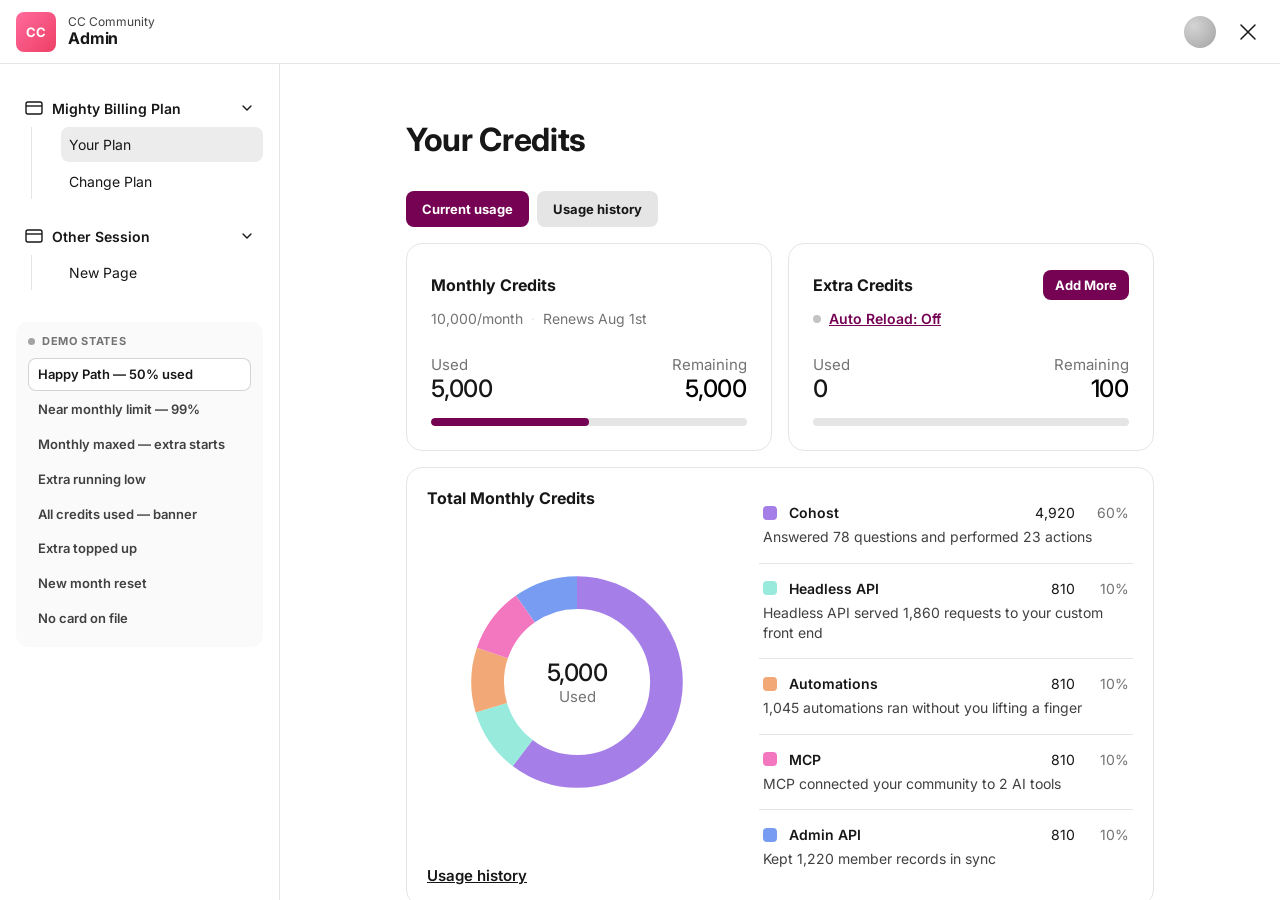
<file: v9.html>
<!DOCTYPE html>
<html lang="en">
<head>
<meta charset="UTF-8">
<meta name="viewport" content="width=device-width, initial-scale=1.0">
<title>Mighty Billing — Credits (V9)</title>
<link rel="preconnect" href="https://fonts.googleapis.com">
<link href="https://fonts.googleapis.com/css2?family=Inter:wght@400;500;600;700&display=swap" rel="stylesheet">
<style>
:root {
  --color-text-primary: #171717;
  --color-text-secondary: #404040;
  --color-text-tertiary: #737373;
  --color-border: #e5e5e5;
  --color-surface: #ffffff;
  --color-surface-secondary: #fafafa;
  --color-fill-secondary: #e5e5e5;
  --color-fill-selected: #ececec;
  --color-border-active: #750252;
  --button-theme: #750252;

  /* Feature breakdown colors */
  --seg-cohost: #a57fe7;
  --seg-headless: #97eadc;
  --seg-automations: #f2a977;
  --seg-mcp: #f277bf;
  --seg-adminapi: #779cf2;

  /* Credit bar (3-color) */
  --credit-empty: #e5e5e5;   /* 0 credits loaded */
  --credit-loaded: #750252;  /* credits loaded (remaining) */
  --credit-spent: #cf5ea6;   /* credits spent */

  --prog-green: var(--button-theme);
  --prog-orange: #f5a623;
  --prog-red: #ef5350;

  --radius-medium: 8px;
  --radius-large: 12px;
}

* { box-sizing: border-box; }

html, body {
  margin: 0;
  height: 100%;
  font-family: 'Inter', -apple-system, BlinkMacSystemFont, 'Segoe UI', sans-serif;
  color: var(--color-text-primary);
  background: var(--color-surface);
}

button, input, select { font-family: inherit; }
a { color: inherit; }

.app { display: flex; flex-direction: column; height: 100vh; }

/* Topbar */
.topbar {
  height: 64px; flex-shrink: 0; display: flex; align-items: center; justify-content: space-between;
  padding: 0 16px; border-bottom: 1px solid var(--color-border);
}
.topbar-left { display: flex; align-items: center; gap: 12px; }
.brand-avatar {
  width: 40px; height: 40px; border-radius: var(--radius-medium);
  background: linear-gradient(135deg, #ff6b9d, #ee3f65);
  color: #fff; display: flex; align-items: center; justify-content: center;
  font-weight: 700; font-size: 13px; letter-spacing: -0.02em;
}
.brand-titles { display: flex; flex-direction: column; line-height: 1.2; }
.brand-sub { font-size: 12px; color: var(--color-text-secondary); }
.brand-main { font-size: 16px; font-weight: 700; letter-spacing: -0.01em; }
.topbar-right { display: flex; align-items: center; gap: 16px; }
.cohost-icon { width: 32px; height: 32px; border-radius: 999px; background: radial-gradient(circle at 30% 30%, #d4d4d4, #a3a3a3); }
.icon-btn {
  width: 32px; height: 32px; border-radius: var(--radius-medium);
  border: none; background: transparent; display: flex; align-items: center; justify-content: center;
  color: var(--color-text-primary); cursor: pointer;
}
.icon-btn:hover { background: var(--color-fill-secondary); }

/* Layout */
.layout { flex: 1; display: flex; min-height: 0; }

/* Sidebar */
.sidebar { width: 280px; flex-shrink: 0; border-right: 1px solid var(--color-border); padding: 9px 16px 64px 16px; overflow-y: auto; }
.nav-group { padding-top: 16px; }
.nav-group-header {
  width: 100%; display: flex; align-items: center; justify-content: space-between;
  gap: 8px; padding: 9px 8px; border-radius: var(--radius-medium);
  background: transparent; border: none; cursor: pointer; font-size: 14px; font-weight: 600; color: var(--color-text-primary);
}
.nav-group-header:hover { background: var(--color-surface-secondary); }
.nav-group-title { display: flex; align-items: center; gap: 8px; }
.chevron { transition: transform .15s ease; flex-shrink: 0; }
.nav-group.collapsed .chevron { transform: rotate(-90deg); }
.nav-group.collapsed .nav-list { display: none; }
.nav-list { list-style: none; margin: 0 0 0 15px; padding: 0 0 0 29px; border-left: 1px solid var(--color-border); }
.nav-link { display: block; padding: 9px 8px; margin: 0 0 2px 0; border-radius: var(--radius-medium); font-size: 14px; text-decoration: none; color: var(--color-text-primary); }
.nav-link:hover { background: var(--color-surface-secondary); }
.nav-link.active { background: var(--color-fill-selected); }

/* Content */
.content { flex: 1; min-width: 0; overflow-y: auto; }
.view { display: none; }
.view.active { display: block; }
#view-processing.active { display: flex; flex-direction: column; min-height: 100%; }

.content-header { display: flex; justify-content: center; padding: 56px 24px 32px; }
.content-header h1 { max-width: 748px; width: 100%; margin: 0; font-size: 32px; font-weight: 700; letter-spacing: -0.01em; }

#view-purchase .content-header,
#view-processing .content-header { justify-content: flex-start; padding-left: 48px; }
#view-purchase .content-header h1,
#view-processing .content-header h1 { max-width: none; width: auto; }
.purchase-header {flex-direction: column;align-items: flex-start;gap: 16px;padding-top: 24px !important;/* background: var(--color-surface-secondary); *//* border-bottom: 1px solid var(--color-border); */}
#view-processing .content-header { background: var(--color-surface-secondary); border-bottom: 1px solid var(--color-border); }
.back-btn { width: 32px; height: 32px; border-radius: var(--radius-medium); border: none; background: transparent; display: flex; align-items: center; justify-content: center; color: var(--color-text-primary); cursor: pointer; margin-left: -6px; }
.back-btn:hover { background: var(--color-fill-secondary); }

.content-body { display: flex; justify-content: center; padding: 0 24px 80px; }
.content-body--credits { flex-direction: column; align-items: center; gap: 16px; }

.actions-row { display: flex; gap: 8px; width: 100%; max-width: 748px; margin-bottom: 16px; }
.btn { display: inline-flex; align-items: center; gap: 4px; padding: 8px 12px; border-radius: var(--radius-medium); border: none; font-size: 12px; font-weight: 600; cursor: pointer; }
.btn-secondary { background: var(--color-fill-secondary); color: var(--color-text-primary); }
.btn-secondary:hover { filter: brightness(0.96); }
.btn-cta { background: var(--button-theme); color: #fff; margin-left: auto; }
.btn-cta:hover { filter: brightness(1.1); }

.card { width: 100%; max-width: 748px; border: 1px solid var(--color-border); border-radius: 16px; padding: 20px; }

/* Credit meter (title + repositioned stat labels + thin 3-color bar) */
.meter { margin-bottom: 20px; }
.meter:last-child { margin-bottom: 0; }
.meter-title-row { display: flex; align-items: center; gap: 6px; margin-bottom: 10px; }
.meter-title { font-size: 15px; font-weight: 700; }
.meter-note { font-size: 14px; color: var(--color-text-tertiary); }
.info-dot {
  width: 15px; height: 15px; border-radius: 50%; border: 1px solid var(--color-text-tertiary); color: var(--color-text-tertiary);
  font-size: 10px; font-style: italic; display: inline-flex; align-items: center; justify-content: center; cursor: default; flex-shrink: 0;
}
.meter-stats { display: flex; align-items: baseline; justify-content: space-between; margin-bottom: 8px; }
.meter-stats span { font-size: 15px; color: var(--color-text-primary); }
.meter-stats .stat-strong { font-weight: 600; }

.tri-bar { height: 8px; border-radius: 999px; background: var(--credit-empty); overflow: hidden; }
.tri-fill { display: flex; height: 100%; width: 0; transition: width 1.1s cubic-bezier(.22,.61,.36,1); position: relative; overflow: hidden; }
.tri-spent { height: 100%; background: var(--credit-spent); flex: 0 0 auto; width: 0; }
.tri-remaining { height: 100%; background: var(--credit-loaded); flex: 1; }
.tri-fill.shine::after {
  content: ""; position: absolute; inset: 0;
  background: linear-gradient(90deg, transparent 0%, rgba(255,255,255,0.65) 50%, transparent 100%);
  transform: translateX(-100%); animation: fill-shine 0.9s ease; pointer-events: none;
}
@keyframes fill-shine { to { transform: translateX(100%); } }

.credit-bump { display: inline-block; transform-origin: right center; animation: credit-bump 1s ease; }
@keyframes credit-bump {
  0% { transform: scale(1); }
  25% { transform: scale(1.22); color: #067647; }
  60% { color: #067647; }
  100% { transform: scale(1); }
}

/* Usage-by-feature card */
.usage-head { display: flex; align-items: center; justify-content: space-between; margin-bottom: 14px; }
.usage-title { font-size: 16px; font-weight: 700; }
.dropdown { position: relative; }
.dropdown-btn {
  display: flex; align-items: center; gap: 8px; border: 1px solid var(--color-border); border-radius: 8px; background: transparent;
  padding: 8px 10px 8px 12px; font-size: 13px; font-weight: 600; cursor: pointer; color: var(--color-text-primary);
}
.dropdown-btn:hover { background: var(--color-surface-secondary); }
.dropdown-chevron { transition: transform .15s ease; }
.dropdown.open .dropdown-chevron { transform: rotate(180deg); }
.dropdown-menu {
  position: absolute; top: calc(100% + 4px); right: 0; z-index: 20;
  min-width: 160px; margin: 0; padding: 4px; list-style: none;
  background: var(--color-surface); border: 1px solid var(--color-border); border-radius: 10px;
  box-shadow: 0 8px 24px rgba(0,0,0,0.12);
  opacity: 0; transform: translateY(-4px); pointer-events: none; transition: opacity .12s ease, transform .12s ease;
}
.dropdown.open .dropdown-menu { opacity: 1; transform: translateY(0); pointer-events: auto; }
.dropdown-item {
  display: flex; align-items: center; justify-content: space-between; gap: 8px;
  padding: 9px 10px; border-radius: 6px; font-size: 13px; font-weight: 600; cursor: pointer; color: var(--color-text-primary);
}
.dropdown-item:hover { background: var(--color-surface-secondary); }
.dropdown-item.selected::after { content: "✓"; color: var(--button-theme); font-size: 12px; }

/* Separate thin usage bar */
.usage-controls { display: flex; align-items: center; gap: 8px; }
.vs-label { font-size: 13px; font-weight: 600; color: var(--color-text-tertiary); }

.usage-bars { margin-bottom: 20px; }
.usage-bar-row { display: flex; align-items: center; gap: 12px; }
.usage-bar-row + .usage-bar-row { margin-top: 10px; }
.ubl { flex-shrink: 0; width: 84px; font-size: 12px; font-weight: 600; color: var(--color-text-secondary); }
.ubl--cmp { color: var(--color-text-tertiary); }
#cmpBarRow.hidden { display: none; }
#usageBarCmp { opacity: 0.55; }

.usage-bar { display: flex; flex: 1; height: 8px; }
.seg { position: relative; height: 100%; cursor: default; transition: flex-grow .45s ease; }
.seg:first-child { border-top-left-radius: 999px; border-bottom-left-radius: 999px; }
.seg:last-child { border-top-right-radius: 999px; border-bottom-right-radius: 999px; }
/* Invisible taller hover zone so the thin bar is easy to hover */
.seg::after { content: ""; position: absolute; left: 0; right: 0; top: -9px; bottom: -9px; }
.seg:hover { filter: brightness(0.94); }
.usage-bar.zero .seg { background: var(--credit-empty) !important; }

.bar-tooltip {
  position: fixed; z-index: 100; background: #171717; color: #fff; font-size: 12px; font-weight: 600;
  padding: 6px 10px; border-radius: 6px; white-space: nowrap; pointer-events: none;
  transform: translate(-50%, -100%); opacity: 0; transition: opacity .1s ease;
}
.bar-tooltip.visible { opacity: 1; }
.bar-tooltip { text-align: left; }
.bar-tooltip .tt-h { font-weight: 700; margin-bottom: 4px; }
.bar-tooltip .tt-r { display: flex; align-items: center; gap: 6px; line-height: 1.5; font-weight: 500; }
.bar-tooltip .tt-sw { width: 9px; height: 9px; border-radius: 2px; display: inline-block; }
.chart-hit { pointer-events: all; cursor: default; }
.donut-arc { cursor: default; transition: opacity .15s ease; }
.donut-svg svg.dim .donut-arc:not(:hover) { opacity: 0.45; }
.bar-tooltip::after { content: ""; position: absolute; top: 100%; left: 50%; transform: translateX(-50%); border: 5px solid transparent; border-top-color: #171717; }

.table-wrap { width: 100%; border: 1px solid var(--color-border); border-radius: 8px; overflow: hidden; }
.usage-table { width: 100%; border-collapse: separate; border-spacing: 0; table-layout: auto; }
.usage-table thead th:first-child { width: 40%; }
.usage-table thead th { background: var(--color-surface-secondary); text-align: left; font-size: 14px; font-weight: 600; color: var(--color-text-tertiary); padding: 16px 12px; }
.usage-table thead th.num { text-align: right; }
.usage-table tbody td { padding: 16px 12px; border-top: 1.5px solid var(--color-border); font-size: 14px; }
.usage-table tbody td.num { text-align: right; }
.usage-table .dot { display: inline-block; width: 10px; height: 10px; border-radius: 3px; margin-right: 8px; vertical-align: middle; }
.usage-table .pct { color: var(--color-text-tertiary); margin-left: 6px; }
.usage-table .cmp-col { color: var(--color-text-tertiary); }
.usage-table.no-compare .cmp-col,
.usage-table.no-compare .chg-col { display: none; }

.delta { display: inline-flex; align-items: center; gap: 3px; font-size: 13px; font-weight: 600; white-space: nowrap; }
.delta.up { color: #c0322b; }
.delta.down { color: #067647; }
.delta.flat { color: var(--color-text-tertiary); }

/* Purchase view */
.purchase-layout { display: flex; align-items: flex-start; }
.purchase-col--left { flex: 1; min-width: 0; background: var(--color-surface-secondary); padding: 48px; display: flex; flex-direction: column; gap: 64px; }
.purchase-col--right { flex: 1; min-width: 0; background: var(--color-surface-secondary); border-left: 1px solid var(--color-border); padding: 48px; align-self: stretch; }
.option-group h2 { font-size: 20px; font-weight: 700; letter-spacing: -0.01em; margin: 0 0 16px; }
.option-group h2.h2-large { font-size: 22px; }
.option-card { display: flex; align-items: center; gap: 24px; width: 100%; background: var(--color-surface); border: 1px solid var(--color-border); border-radius: 12px; padding: 24px 16px; margin-bottom: 8px; cursor: pointer; position: relative; }
.option-card.selected { border: 2px solid var(--color-border-active); padding: 23px 15px; }
.radio { width: 24px; height: 24px; border-radius: 50%; border: 1.5px solid var(--color-border); flex-shrink: 0; }
.option-card.selected .radio { border: 6px solid var(--color-border-active); }
.option-name { font-size: 16px; font-weight: 600; flex: 1; }
.save-chip { background: var(--button-theme); color: #fff; font-size: 12px; padding: 4px 8px; border-radius: 4px; margin-right: 8px; white-space: nowrap; }
.option-price { display: flex; align-items: center; gap: 8px; font-size: 16px; font-weight: 600; white-space: nowrap; }
.price-strike { text-decoration: line-through; color: rgba(46,46,46,0.4); font-weight: 600; }
.payment-card { background: var(--color-surface); border: 2px solid var(--color-border); border-radius: 12px; padding: 16px; display: flex; flex-direction: column; gap: 24px; }
.payment-card h3 { font-size: 20px; font-weight: 700; letter-spacing: -0.01em; margin: 0; }
.pay-tabs { display: flex; gap: 16px; }
.pay-tab { flex: 1; height: 100px; border-radius: 8px; border: 1px solid var(--color-border); background: var(--color-surface); font-size: 16px; cursor: pointer; color: var(--color-text-primary); }
.pay-tab.selected { border: 1px solid var(--color-border-active); box-shadow: 0 2px 4px rgba(0,0,0,0.1); }
.field { display: flex; flex-direction: column; gap: 8px; flex: 1; }
.field-row { display: flex; gap: 16px; }
.field label { font-size: 16px; font-weight: 600; }
.field input, .field select { height: 48px; border: 1.5px solid var(--color-border); border-radius: 8px; padding: 0 16px; font-size: 16px; color: var(--color-text-primary); background: var(--color-surface); }
.field input:focus, .field select:focus { outline: none; border-color: var(--color-border-active); }
.checkbox-row { display: flex; align-items: center; gap: 24px; font-size: 14px; }
.checkbox-row input { width: 24px; height: 24px; accent-color: var(--button-theme); }
.fineprint { font-size: 14px; color: var(--color-text-tertiary); margin: 0; }
.summary-card { max-width: 460px; display: flex; flex-direction: column; gap: 8px; }
.summary-card hr { border: none; border-top: 1px solid var(--color-border); margin: 8px 0; }
.summary-line { display: flex; justify-content: space-between; align-items: baseline; font-size: 14px; font-weight: 600; }
.summary-line--main { font-size: 20px; font-weight: 700; letter-spacing: -0.01em; }
.summary-line--total { font-size: 20px; font-weight: 700; letter-spacing: -0.01em; margin-top: 8px; }
.btn-pay { width: 100%; height: 48px; border-radius: 12px; background: var(--button-theme); color: #fff; font-size: 16px; font-weight: 600; border: none; cursor: pointer; margin: 16px 0 24px; justify-content: center; }
.btn-pay:hover { filter: brightness(1.1); }
.legal { font-size: 14px; color: var(--color-text-primary); line-height: 18px; margin: 0 0 16px; }
.legal a { text-decoration: underline; }

/* Processing */
.processing-body { flex: 1; display: flex; flex-direction: column; align-items: center; justify-content: center; gap: 24px; padding: 140px 24px; background: var(--color-surface-secondary); min-height: 500px; }
.spinner { width: 32px; height: 32px; border-radius: 50%; border: 3px solid var(--color-border); border-top-color: var(--color-text-tertiary); animation: spin 0.8s linear infinite; }
@keyframes spin { to { transform: rotate(360deg); } }
.processing-text { font-size: 18px; font-weight: 700; margin: 0; }

/* Add credits modal */
.modal-overlay {
  position: fixed; inset: 0; z-index: 1000;
  display: flex; align-items: center; justify-content: center; padding: 24px;
  background: rgba(23,23,23,0.45);
  opacity: 0; visibility: hidden; transition: opacity .18s ease, visibility .18s ease;
}
.modal-overlay.open { opacity: 1; visibility: visible; }
.modal {
  position: relative; width: 100%; max-width: 560px;
  background: var(--color-surface); border-radius: 24px; padding: 32px;
  box-shadow: 0 24px 60px rgba(0,0,0,0.24);
  transform: translateY(10px) scale(.98); transition: transform .18s ease;
}
.modal-overlay.open .modal { transform: none; }
.modal-close {
  position: absolute; top: 26px; right: 26px; width: 32px; height: 32px;
  border: none; background: transparent; border-radius: var(--radius-medium);
  display: flex; align-items: center; justify-content: center; color: var(--color-text-primary); cursor: pointer;
}
.modal-close:hover { background: var(--color-fill-secondary); }
.modal-title { font-size: 28px; font-weight: 700; letter-spacing: -0.01em; margin: 0 0 12px; }
.modal-sub { font-size: 16px; line-height: 1.4; color: var(--color-text-secondary); margin: 0 0 24px; }

.amount-grid { display: grid; grid-template-columns: repeat(4, 1fr); gap: 12px; margin-bottom: 16px; }
.amount-pill {
  height: 76px; border: 1px solid var(--color-border); border-radius: 12px; background: var(--color-surface);
  font-size: 20px; font-weight: 700; color: var(--color-text-primary); cursor: pointer;
  display: flex; align-items: center; justify-content: center; transition: border-color .12s ease, background .12s ease;
}
.amount-pill:hover { border-color: #c9c9c9; }
.amount-other { color: var(--color-text-tertiary); }
.amount-pill.selected { border: 2px solid var(--color-border-active); background: rgba(117,2,82,0.06); color: var(--color-border-active); }

.other-wrap { margin-bottom: 16px; }
.other-wrap input {
  width: 100%; height: 56px; border: 1.5px solid var(--color-border); border-radius: 12px;
  padding: 0 16px; font-size: 18px; font-weight: 600; color: var(--color-text-primary); background: var(--color-surface);
}
.other-wrap input:focus { outline: none; border-color: var(--color-border-active); }

.modal-summary { background: var(--color-surface-secondary); border-radius: 12px; padding: 20px 24px; margin-bottom: 16px; }
.msum-row { display: flex; align-items: baseline; justify-content: space-between; font-size: 17px; color: var(--color-text-secondary); }
.msum-row + .msum-row { margin-top: 12px; }
.modal-summary hr { border: none; border-top: 1px solid var(--color-border); margin: 16px 0; }
.msum-total { color: var(--color-text-primary); }
.msum-total span:first-child { font-size: 20px; font-weight: 600; }
.msum-total span:last-child { font-size: 28px; font-weight: 700; letter-spacing: -0.01em; }

.payment-method {
  display: flex; align-items: center; justify-content: space-between;
  background: var(--color-surface-secondary); border-radius: 12px; padding: 16px 20px; margin-bottom: 24px;
}
.pm-label { font-size: 16px; font-weight: 700; }
.pm-right { display: flex; align-items: center; gap: 12px; }
.stripe-badge {
  display: inline-flex; align-items: center; gap: 8px;
  background: #e3f8ee; color: #0a7d4d; font-size: 15px; font-weight: 700;
  padding: 6px 12px; border-radius: 8px;
}
.stripe-icon {
  width: 20px; height: 20px; border-radius: 5px; background: #00c46a; color: #fff;
  display: inline-flex; align-items: center; justify-content: center; font-size: 13px; font-weight: 700;
}
.stripe-badge.plain { background: transparent; color: var(--color-text-primary); padding: 0; }
.stripe-badge.plain .stripe-icon { display: none; }
.pm-edit { border: none; background: transparent; color: var(--color-text-secondary); cursor: pointer; display: flex; padding: 4px; border-radius: 6px; }
.pm-edit:hover { background: var(--color-fill-secondary); }

.modal-buy {
  width: 100%; height: 56px; border: none; border-radius: 12px;
  background: var(--button-theme); color: #fff; font-size: 18px; font-weight: 700; cursor: pointer;
}
.modal-buy:hover { filter: brightness(1.1); }
.modal-buy:disabled { opacity: 0.5; cursor: not-allowed; filter: none; }

.btn-toggle { gap: 8px; }
.ar-dot { width: 8px; height: 8px; border-radius: 50%; background: #c4c4c4; flex-shrink: 0; }
.ar-dot.on { background: #9dc63f; }

.ar-field { margin-bottom: 20px; }
.ar-field label { display: block; font-size: 16px; font-weight: 700; margin-bottom: 8px; }
.ar-field input {
  width: 100%; height: 56px; border: 1.5px solid var(--color-border); border-radius: 12px;
  padding: 0 16px; font-size: 18px; color: var(--color-text-primary); background: var(--color-surface);
}
.ar-field input:focus { outline: none; border-color: var(--color-border-active); }
.ar-card-line {
  display: flex; align-items: center; justify-content: space-between; gap: 12px;
  background: var(--color-surface-secondary); border: 1px solid var(--color-border); border-radius: 12px;
  padding: 18px 20px; margin-bottom: 24px; font-size: 16px; font-weight: 700;
}
.ar-card-digits { letter-spacing: 2px; }
.ar-primary { margin-bottom: 12px; }
.ar-cancel {
  width: 100%; height: 56px; border: none; border-radius: 12px;
  background: var(--color-fill-secondary); color: var(--color-text-primary); font-size: 16px; font-weight: 700; cursor: pointer;
}
.ar-cancel:hover { filter: brightness(0.96); }

/* Credit usage history modal */
.modal--history { padding: 0; display: flex; flex-direction: column; max-height: 86vh; }
.modal--history .modal-close { top: 28px; right: 28px; }
.hist-head { padding: 32px 32px 0; }
.hist-head .modal-title { margin-bottom: 16px; }
.hist-head .modal-sub { margin-bottom: 20px; }
.hist-bar { display: flex; height: 10px; border-radius: 999px; overflow: hidden; margin-bottom: 24px; }
.hist-seg { height: 100%; }

.hist-list { flex: 1; overflow-y: auto; padding: 0 32px; }
.hist-group { border: 1px solid var(--color-border); border-radius: 12px; overflow: hidden; margin-bottom: 24px; }
.hist-group:last-child { margin-bottom: 0; }
.hist-day {display: flex;align-items: baseline;justify-content: space-between;gap: 12px;font-size: 14px;font-weight: 400;color: var(--color-text-secondary);margin: 0;padding: 16px;border-bottom: 1px solid var(--color-border);}
.hist-day-total {font-size: 14px;font-weight: 400;color: var(--color-text-tertiary);}
.hist-row { display: flex; align-items: center; gap: 12px; padding: 16px; border-bottom: 1px solid var(--color-border); }
.hist-group .hist-row:last-child { border-bottom: none; }
.hist-sq { width: 14px; height: 14px; border-radius: 4px; flex-shrink: 0; }

/* Filtered-period breakdown above the event list */
.hist-summary { border: 1px solid var(--color-border); border-radius: 12px; padding: 16px; margin-bottom: 32px; }
.hsum-head { display: flex; align-items: baseline; justify-content: space-between; gap: 12px; margin-bottom: 14px; }
.hsum-title { font-size: 16px; font-weight: 600; }
.hsum-total { font-size: 14px; color: var(--color-text-tertiary); }
.hsum-bar { display: flex; height: 14px; margin-bottom: 16px; border-radius: 999px; overflow: hidden; }
.hsum-seg { height: 100%; cursor: default; transition: opacity .15s ease; }
.hsum-bar:hover .hsum-seg:not(:hover) { opacity: 0.45; }
.hsum-legend { display: flex; flex-wrap: wrap; gap: 8px 14px; align-items: center; }
.hsum-item { display: flex; align-items: center; gap: 6px; font-size: 13px; white-space: nowrap; }
.hsum-item .hist-sq { width: 10px; height: 10px; border-radius: 3px; }
.hsum-name { font-weight: 500; }
.hsum-val { color: var(--color-text-tertiary); }
.hist-name {font-size: 14px;font-weight: 400;color: var(--color-text-primary);}
.hist-pct {font-size: 14px;color: var(--color-text-tertiary);}
.hist-num {margin-left: auto;font-size: 14px;font-weight: 400;color: var(--color-text-primary);white-space: nowrap;}

.hist-footer {
  display: flex; align-items: center; justify-content: space-between;
  padding: 20px 32px; border-top: 1px solid var(--color-border);
}
.hist-count { font-size: 15px; color: var(--color-text-tertiary); }
.hist-export { border: none; background: transparent; font-size: 16px; font-weight: 700; color: var(--color-text-primary); cursor: pointer; padding: 4px; }
.hist-export:hover { text-decoration: underline; }

/* Usage history page */
.hist-header-inner { width: 100%; max-width: 748px; display: flex; flex-direction: column; align-items: flex-start; gap: 16px; }
.history-body { display: flex; flex-direction: column; align-items: center; padding: 0 24px 80px; }
.history-body > * { width: 100%; max-width: 748px; }
.history-body .actions-row-v6 { margin-bottom: 24px; }
.history-sub { font-size: 15px; color: var(--color-text-tertiary); margin: 0 0 20px; }
.history-controls {display: flex;align-items: flex-end;gap: 12px;margin-bottom: 40px;}
.hc-field { display: flex; flex-direction: column; gap: 6px; font-size: 13px; font-weight: 600; color: var(--color-text-secondary); }
.hc-field input { height: 40px; border: 1.5px solid var(--color-border); border-radius: 8px; padding: 0 12px; font-size: 14px; font-family: inherit; color: var(--color-text-primary); background: var(--color-surface); }
.hc-field input:focus { outline: none; border-color: var(--color-border-active); }
.hc-clear { height: 40px; border: 1px solid var(--color-border); background: transparent; border-radius: 8px; padding: 0 14px; font-size: 13px; font-weight: 600; cursor: pointer; color: var(--color-text-primary); }
.hc-clear:hover { background: var(--color-surface-secondary); }
#view-history .hist-list { flex: none; overflow: visible; padding: 0; }
.hist-empty { padding: 40px 4px; text-align: center; color: var(--color-text-tertiary); font-size: 15px; }
.history-foot { display: flex; align-items: center; justify-content: space-between; margin-top: 16px; padding-top: 16px; border-top: 1px solid var(--color-border); }

/* V5 stat cards */
#view-credits .content-header h1 { max-width: 748px; }
.content-body--credits .card { max-width: 748px; }
.stat-cards { width: 100%; max-width: 748px; display: flex; gap: 16px; }
.stat-card { flex: 1; min-width: 0; display: flex; flex-direction: column; border: 1px solid var(--color-border); border-radius: 16px; padding: 24px; }
.stat-grow { flex: 1; min-height: 28px; }
.stat-card-title { font-size: 16px; font-weight: 700; }
.stat-card-head { display: flex; align-items: center; justify-content: space-between; gap: 12px; min-height: 34px; }
.stat-sub { margin-top: 8px; font-size: 14px; color: var(--color-text-tertiary); display: flex; align-items: center; gap: 8px; flex-wrap: wrap; }
.stat-sub-sep { color: var(--color-border); }
.stat-label { font-size: 15px; color: var(--color-text-tertiary); }
.stat-number { font-size: 24px; font-weight: 500; letter-spacing: -0.01em; line-height: 1.1; margin-top: 2px; }
.stat-number.muted { color: #000000; }
.stat-link { display: inline-block; margin-top: 10px; font-size: 15px; font-weight: 600; text-decoration: underline; color: var(--color-text-primary); cursor: pointer; }
.stat-rows { display: flex; justify-content: space-between; align-items: flex-end; gap: 12px; }
.ta-right { text-align: right; }
.prog-bar { position: relative; height: 8px; border-radius: 999px; background: var(--credit-empty); overflow: hidden; margin-top: 16px; }
.prog-fill { height: 100%; width: 0; border-radius: 999px; background: var(--prog-green); transition: width .9s cubic-bezier(.22,.61,.36,1), background-color .3s ease; }
.prog-fill.shine::after { content: ""; position: absolute; inset: 0; background: linear-gradient(90deg, transparent 0%, rgba(255,255,255,0.65) 50%, transparent 100%); transform: translateX(-100%); animation: fill-shine 0.9s ease; pointer-events: none; }

.add-more-btn { border: none; background: var(--button-theme); color: #fff; font-size: 13px; font-weight: 700; padding: 7px 12px; border-radius: 8px; cursor: pointer; white-space: nowrap; }
.add-more-btn:hover { filter: brightness(1.1); }
.auto-reload-inline { margin-top: 8px; display: inline-flex; align-items: center; gap: 8px; border: none; background: transparent; padding: 0; cursor: pointer; font-size: 14px; font-weight: 600; color: var(--button-theme); text-decoration: underline; align-self: flex-start; }

.alert-banner { width: 100%; max-width: 748px; display: flex; align-items: center; justify-content: space-between; gap: 16px; border: 1px solid #f2b8b5; background: #fdeceb; border-radius: 12px; padding: 12px 12px 12px 20px; }
.alert-banner[hidden] { display: none; }
.alert-body { display: flex; align-items: center; gap: 10px; }
.alert-body svg { flex-shrink: 0; }
.alert-text { font-size: 15px; font-weight: 400; color: #b3261e; }
.alert-btn { border: none; background: #c0322b; color: #fff; font-size: 14px; font-weight: 700; padding: 10px 16px; border-radius: 8px; cursor: pointer; white-space: nowrap; }
.alert-btn:hover { filter: brightness(1.1); }

/* usage bar empty (new month) */
.usage-bar.zero .seg { background: var(--credit-empty) !important; }

/* Demo-only state switcher in the sidebar */
.demo-panel { margin-top: 32px; border: none; background: #fafafa; border-radius: 12px; padding: 12px; }
.demo-panel-head { display: flex; align-items: center; gap: 7px; font-size: 11px; font-weight: 700; letter-spacing: 0.06em; text-transform: uppercase; color: #737373; margin-bottom: 10px; }
.demo-panel-head .demo-dot { width: 7px; height: 7px; border-radius: 50%; background: #a3a3a3; }
.demo-items { display: flex; flex-direction: column; gap: 2px; }
.demo-item { text-align: left; border: none; background: transparent; cursor: pointer; font-size: 13px; font-weight: 600; color: var(--color-text-secondary); padding: 8px 10px; border-radius: 8px; line-height: 1.3; }
.demo-item:hover { background: rgba(0, 0, 0, 0.05); }
.demo-item.active { background: #fff; color: var(--color-text-primary); box-shadow: inset 0 0 0 1px #d4d4d4; }

@media (max-width: 860px) { .stat-cards { flex-direction: column; } }

/* No-card: add-payment CTA */
.payment-method[hidden] { display: none; }
.pm-add { width: 100%; display: flex; align-items: center; justify-content: center; gap: 8px; border: 1.5px dashed var(--color-border); background: transparent; border-radius: 12px; padding: 16px; margin-bottom: 16px; font-size: 15px; font-weight: 700; color: var(--color-text-primary); cursor: pointer; }
.pm-add:hover { border-color: var(--color-border-active); color: var(--color-border-active); }
.pm-add[hidden] { display: none; }
.pm-add-plus { font-size: 18px; line-height: 1; }

/* In-modal card entry form */
.modal-cardform { display: none; }
.modal.carding .modal-body { display: none; }
.modal.carding .modal-processing { display: none; }
.modal.carding .modal-cardform { display: block; }
.cf-back { display: inline-flex; align-items: center; gap: 4px; border: none; background: transparent; cursor: pointer; font-size: 14px; font-weight: 600; color: var(--color-text-secondary); padding: 0; margin-bottom: 16px; }
.cf-back:hover { color: var(--color-text-primary); }
.modal-cardform .modal-title { margin-bottom: 8px; }
.cf-fields { display: flex; flex-direction: column; gap: 16px; margin: 20px 0 24px; }

/* V6 layout */
.actions-row-v6 { width: 100%; max-width: 748px; display: flex; gap: 8px; }
.btn-pill { border: none; background: var(--color-fill-secondary); color: var(--color-text-primary); font-size: 13px; font-weight: 700; padding: 10px 16px; border-radius: 8px; cursor: pointer; }
.btn-pill:hover { filter: brightness(0.96); }
.btn-pill--dark { background: var(--button-theme); color: #fff; }
.btn-pill--dark:hover { filter: brightness(1.1); }

.top-cards { width: 100%; max-width: 748px; display: flex; gap: 16px; }

.donut-card { width: 100%; max-width: 748px; display: flex; gap: 32px; align-items: stretch; }
.donut-left { flex: 0 0 300px; display: grid; grid-template-rows: auto 1fr auto; justify-items: start; }
.donut-wrap { position: relative; width: 240px; height: 240px; justify-self: center; align-self: center; }
.donut-svg, .donut-svg svg { width: 100%; height: 100%; display: block; }
.donut-center { position: absolute; inset: 0; display: flex; flex-direction: column; align-items: center; justify-content: center; pointer-events: none; }
.donut-num { font-size: 24px; font-weight: 500; letter-spacing: -0.02em; }
.donut-cap { font-size: 15px; font-weight: 400; color: var(--color-text-tertiary); }
.donut-left .stat-link { align-self: end; }
.donut-legend { flex: 1; align-self: center; }
.dl-item { padding: 16px 4px; border-bottom: 1px solid var(--color-border); }
.dl-item:last-child { border-bottom: none; }
.dl-row { display: flex; align-items: center; gap: 12px; }
.dl-desc { margin: 6px 0 0; font-size: 14px; line-height: 1.4; color: var(--color-text-secondary); }
.dl-row .dot { width: 14px; height: 14px; border-radius: 4px; flex-shrink: 0; }
.dl-name { font-size: 14px; font-weight: 600; }
.dl-num { margin-left: auto; font-size: 14px; font-weight: 400; }
.dl-pct { font-size: 14px; color: var(--color-text-tertiary); min-width: 42px; text-align: right; }

.gran-toggle { display: inline-flex; border: 1px solid var(--color-border); border-radius: 8px; overflow: hidden; }
.gran-btn { border: none; background: transparent; padding: 8px 14px; font-size: 13px; font-weight: 600; cursor: pointer; color: var(--color-text-secondary); }
.gran-btn + .gran-btn { border-left: 1px solid var(--color-border); }
.gran-btn.active { background: var(--color-fill-selected); color: var(--color-text-primary); }

.chart-area { width: 100%; margin-top: 8px; }
.chart-area svg { width: 100%; height: auto; display: block; }
.chart-legend { display: flex; gap: 22px; margin-top: 14px; font-size: 14px; color: var(--color-text-secondary); }
.lg { display: inline-flex; align-items: center; gap: 8px; }
.lg-sw { width: 14px; height: 14px; border-radius: 3px; }
.lg-sw.cur { background: #171717; }
.lg-sw.prev { background: #d4d4d4; }

@media (max-width: 760px) {
  .top-cards { flex-direction: column; }
  .donut-card { flex-direction: column; gap: 16px; }
  .donut-left { flex-basis: auto; }
}

.modal-processing { display: none; flex-direction: column; align-items: center; justify-content: center; gap: 24px; padding: 72px 24px; min-height: 380px; }
.modal.processing .modal-body { display: none; }
.modal.processing .modal-close { display: none; }
.modal.processing .modal-processing { display: flex; }

@media (max-width: 600px) {
  .amount-grid { grid-template-columns: repeat(2, 1fr); }
}

@media (max-width: 900px) {
  .sidebar { display: none; }
  .purchase-layout { flex-direction: column; }
  .purchase-col--right { border-left: none; border-top: 1px solid var(--color-border); }
}
</style>
</head>
<body>
  <div class="app">

    <header class="topbar">
      <div class="topbar-left">
        <div class="brand-avatar">CC</div>
        <div class="brand-titles">
          <span class="brand-sub">CC Community</span>
          <span class="brand-main">Admin</span>
        </div>
      </div>
      <div class="topbar-right">
        <div class="cohost-icon" aria-hidden="true"></div>
        <button class="icon-btn" id="closeBtn" title="Back to Your Credits" aria-label="Close">
          <svg width="16" height="16" viewBox="0 0 16 16" fill="none"><path d="M1 1L15 15M15 1L1 15" stroke="currentColor" stroke-width="1.5" stroke-linecap="round"/></svg>
        </button>
      </div>
    </header>

    <div class="layout">
      <aside class="sidebar">
        <nav class="nav-group">
          <button class="nav-group-header">
            <span class="nav-group-title">
              <svg width="20" height="20" viewBox="0 0 20 20" fill="none"><rect x="2" y="4" width="16" height="12" rx="2" stroke="currentColor" stroke-width="1.4"/><path d="M2 8H18" stroke="currentColor" stroke-width="1.4"/></svg>
              Mighty Billing Plan
            </span>
            <svg class="chevron" width="16" height="16" viewBox="0 0 16 16" fill="none"><path d="M4 6L8 10L12 6" stroke="currentColor" stroke-width="1.4" stroke-linecap="round" stroke-linejoin="round"/></svg>
          </button>
          <ul class="nav-list">
            <li><a href="#" class="nav-link active">Your Plan</a></li>
            <li><a href="#" class="nav-link">Change Plan</a></li>
          </ul>
        </nav>
        <nav class="nav-group">
          <button class="nav-group-header">
            <span class="nav-group-title">
              <svg width="20" height="20" viewBox="0 0 20 20" fill="none"><rect x="2" y="4" width="16" height="12" rx="2" stroke="currentColor" stroke-width="1.4"/><path d="M2 8H18" stroke="currentColor" stroke-width="1.4"/></svg>
              Other Session
            </span>
            <svg class="chevron" width="16" height="16" viewBox="0 0 16 16" fill="none"><path d="M4 6L8 10L12 6" stroke="currentColor" stroke-width="1.4" stroke-linecap="round" stroke-linejoin="round"/></svg>
          </button>
          <ul class="nav-list">
            <li><a href="#" class="nav-link">New Page</a></li>
          </ul>
        </nav>

        <!-- Demo-only: state switcher for stakeholder walkthroughs -->
        <div class="demo-panel">
          <div class="demo-panel-head"><span class="demo-dot"></span>Demo states</div>
          <div class="demo-items">
            <button class="demo-item active" data-state="healthy">Happy Path — 50% used</button>
            <button class="demo-item" data-state="nearLimit">Near monthly limit — 99%</button>
            <button class="demo-item" data-state="monthlyMaxed">Monthly maxed — extra starts</button>
            <button class="demo-item" data-state="extraLow">Extra running low</button>
            <button class="demo-item" data-state="allUsed">All credits used — banner</button>
            <button class="demo-item" data-state="toppedUp">Extra topped up</button>
            <button class="demo-item" data-state="newMonth">New month reset</button>
            <button class="demo-item" data-state="noCard">No card on file</button>
          </div>
        </div>
      </aside>

      <main class="content">

        <!-- VIEW 1: Your Credits -->
        <section class="view active" id="view-credits">
          <div class="content-header"><h1 id="creditsHeading">Your Credits</h1></div>
          <div class="content-body content-body--credits">

            <div class="actions-row-v6">
              <button class="btn-pill btn-pill--dark js-tab-current" data-tab="credits">Current usage</button>
              <button class="btn-pill js-tab-history" data-tab="history">Usage history</button>
            </div>

            <div class="top-cards">
              <!-- Monthly Credits -->
              <div class="stat-card">
                <div class="stat-card-head"><div class="stat-card-title">Monthly Credits</div></div>
                <div class="stat-sub"><span id="monthlyAllowance">10,000/month</span><span class="stat-sub-sep">·</span><span>Renews Aug 1st</span></div>
                <div class="stat-grow"></div>
                <div class="stat-rows">
                  <div class="stat-col"><div class="stat-label">Used</div><div class="stat-number" id="monthlySpentNum">5,000</div></div>
                  <div class="stat-col ta-right"><div class="stat-label">Remaining</div><div class="stat-number muted" id="monthlyRemainNum">5,000</div></div>
                </div>
                <div class="prog-bar"><div class="prog-fill" id="monthlyFill"></div></div>
              </div>
              <!-- Extra Credits -->
              <div class="stat-card">
                <div class="stat-card-head">
                  <div class="stat-card-title">Extra Credits</div>
                  <button class="add-more-btn js-add-credits" id="addCreditsBtn">Add More</button>
                </div>
                <button class="auto-reload-inline" id="autoReloadBtn"><span class="ar-dot" id="arDot"></span><span id="arLabel">Auto Reload: Off</span></button>
                <div class="stat-grow"></div>
                <div class="stat-rows">
                  <div class="stat-col"><div class="stat-label">Used</div><div class="stat-number" id="extraSpentNum">0</div></div>
                  <div class="stat-col ta-right"><div class="stat-label">Remaining</div><div class="stat-number muted" id="extraRemainNum">100</div></div>
                </div>
                <div class="prog-bar"><div class="prog-fill" id="extraFill"></div></div>
              </div>
            </div>

            <!-- Add credits alert banner -->
            <div class="alert-banner" id="alertBanner" hidden>
              <div class="alert-body">
                <svg width="20" height="20" viewBox="0 0 20 20" fill="none" aria-hidden="true"><path d="M10 3.5 2.5 16.5h15L10 3.5Z" stroke="#b3261e" stroke-width="1.5" stroke-linejoin="round"/><path d="M10 8.5v3.2" stroke="#b3261e" stroke-width="1.6" stroke-linecap="round"/><circle cx="10" cy="14" r="0.9" fill="#b3261e"/></svg>
                <div class="alert-text" id="alertText">Buy extra credits to keep your features working</div>
              </div>
              <button class="alert-btn js-add-credits">Add Credits</button>
            </div>

            <!-- Total Monthly Credits: donut + table -->
            <div class="card donut-card">
              <div class="donut-left">
                <div class="usage-title">Total Monthly Credits</div>
                <div class="donut-wrap">
                  <div class="donut-svg" id="donutSvg"></div>
                  <div class="donut-center"><div class="donut-num" id="donutUsed">5,000</div><div class="donut-cap">Used</div></div>
                </div>
                <a class="stat-link js-tab-history">Usage history</a>
              </div>
              <div class="donut-legend">
                <div class="dl-item"><div class="dl-row"><span class="dot" style="background:var(--seg-cohost)"></span><span class="dl-name">Cohost</span><span class="dl-num">4,920</span><span class="dl-pct">60%</span></div><p class="dl-desc">Answered 78 questions and performed 23 actions</p></div>
                <div class="dl-item"><div class="dl-row"><span class="dot" style="background:var(--seg-headless)"></span><span class="dl-name">Headless API</span><span class="dl-num">810</span><span class="dl-pct">10%</span></div><p class="dl-desc">Headless API served 1,860 requests to your custom front end</p></div>
                <div class="dl-item"><div class="dl-row"><span class="dot" style="background:var(--seg-automations)"></span><span class="dl-name">Automations</span><span class="dl-num">810</span><span class="dl-pct">10%</span></div><p class="dl-desc">1,045 automations ran without you lifting a finger</p></div>
                <div class="dl-item"><div class="dl-row"><span class="dot" style="background:var(--seg-mcp)"></span><span class="dl-name">MCP</span><span class="dl-num">810</span><span class="dl-pct">10%</span></div><p class="dl-desc">MCP connected your community to 2 AI tools</p></div>
                <div class="dl-item"><div class="dl-row"><span class="dot" style="background:var(--seg-adminapi)"></span><span class="dl-name">Admin API</span><span class="dl-num">810</span><span class="dl-pct">10%</span></div><p class="dl-desc">Kept 1,220 member records in sync</p></div>
              </div>
            </div>

          </div>
        </section>

        <!-- VIEW 2: Add more credits -->
        <section class="view" id="view-purchase">
          <div class="content-header purchase-header">
            <button class="back-btn" id="backBtn" aria-label="Back">
              <svg width="20" height="20" viewBox="0 0 20 20" fill="none"><path d="M12 4L6 10L12 16" stroke="currentColor" stroke-width="1.6" stroke-linecap="round" stroke-linejoin="round"/></svg>
            </button>
            <h1>Add more credits</h1>
          </div>
          <div class="purchase-layout">
            <div class="purchase-col purchase-col--left">
              <div class="option-group">
                <h2>Credits</h2>
                <label class="option-card selected" data-price="10" data-credits="1000">
                  <span class="radio"></span>
                  <span class="option-name">1,000 credits</span>
                  <span class="option-price"><span class="price-final">$10</span></span>
                  <input type="radio" name="credits" value="1000" checked hidden>
                </label>
                <label class="option-card" data-price="45" data-credits="5000">
                  <span class="radio"></span>
                  <span class="option-name">5,000 credits</span>
                  <span class="option-price"><span class="price-strike">$50</span><span class="price-final">$45</span></span>
                  <input type="radio" name="credits" value="5000" hidden>
                </label>
                <label class="option-card" data-price="75" data-credits="10000">
                  <span class="radio"></span>
                  <span class="option-name">10,000 credits</span>
                  <span class="save-chip">Save 30%</span>
                  <span class="option-price"><span class="price-strike">$100</span><span class="price-final">$75</span></span>
                  <input type="radio" name="credits" value="10000" hidden>
                </label>
              </div>

              <div class="option-group">
                <h2>Recurrence</h2>
                <label class="option-card selected" data-billed="Billed Once">
                  <span class="radio"></span>
                  <span class="option-name">One time purchase</span>
                  <input type="radio" name="recurrence" value="once" checked hidden>
                </label>
                <label class="option-card" data-billed="Billed Monthly">
                  <span class="radio"></span>
                  <span class="option-name">Every Month</span>
                  <input type="radio" name="recurrence" value="monthly" hidden>
                </label>
                <label class="option-card" data-billed="Billed Quarterly">
                  <span class="radio"></span>
                  <span class="option-name">Every Quarter</span>
                  <input type="radio" name="recurrence" value="quarterly" hidden>
                </label>
              </div>

              <div class="option-group">
                <h2 class="h2-large">Payment Method</h2>
                <div class="payment-card">
                  <h3>Credit Card</h3>
                  <div class="pay-tabs">
                    <button class="pay-tab selected" data-tab="card">Card</button>
                    <button class="pay-tab" data-tab="gpay">Google Pay</button>
                  </div>
                  <div class="field">
                    <label>Card Number</label>
                    <input type="text" placeholder="1234 1234 1234 1234">
                  </div>
                  <div class="field-row">
                    <div class="field"><label>Expiration Date</label><input type="text" placeholder="03/29"></div>
                    <div class="field"><label>Security Code</label><input type="text" placeholder="123"></div>
                  </div>
                  <div class="field-row">
                    <div class="field"><label>Country</label>
                      <select><option>United States</option><option>Canada</option><option>United Kingdom</option></select>
                    </div>
                    <div class="field"><label>Zip Code</label><input type="text" placeholder="1231234"></div>
                  </div>
                  <label class="checkbox-row">
                    <input type="checkbox" checked>
                    <span>Save payment details for future purchases</span>
                  </label>
                  <p class="fineprint">By providing your card information, you allow {Network Name} to charge your card for future payments in accordance with their terms.</p>
                </div>
              </div>
            </div>

            <div class="purchase-col purchase-col--right">
              <div class="summary-card">
                <div class="summary-line summary-line--main">
                  <span id="summaryCreditsLabel">1,000 credits</span>
                  <span id="summaryCreditsPrice">$10</span>
                </div>
                <div class="summary-line"><span id="summaryBilledLabel">Billed Once</span></div>
                <hr>
                <div class="summary-line"><span>Subtotal</span><span id="summarySubtotal">$10</span></div>
                <div class="summary-line"><span>Tax</span><span>$0.00</span></div>
                <hr>
                <div class="summary-line summary-line--total"><span>Total Due Today</span><span id="summaryTotal">$10</span></div>
                <button class="btn btn-pay" id="payBtn">Pay <span id="payAmount">$10</span></button>
                <p class="legal">Cancel any time. Your subscription will auto-renew at $1 USD, and your account will be charged for renewal within 24-hours before the end of the current period. You authorize Mighty Networks to send instructions to the financial institution that issued your card to take payments from your account in accordance with the terms of your agreement with us. You can manage your subscription in Personal Settings &gt; Plans and Access.</p>
                <p class="legal">Mighty Networks <a href="https://www.mightynetworks.com/terms-of-use" target="_blank" rel="noopener">Terms of Use</a> and <a href="https://www.mightynetworks.com/privacy-policy" target="_blank" rel="noopener">Privacy Policy</a>.</p>
              </div>
            </div>
          </div>
        </section>

        <!-- VIEW 3: Processing -->
        <section class="view" id="view-processing">
          <div class="content-header"><h1>Add more credits</h1></div>
          <div class="processing-body">
            <div class="spinner" aria-hidden="true"></div>
            <p class="processing-text">Processing Payment</p>
          </div>
        </section>

        <!-- VIEW 4: Usage history -->
        <section class="view" id="view-history">
          <div class="content-header"><h1>Usage history</h1></div>
          <div class="history-body">
            <div class="actions-row-v6">
              <button class="btn-pill js-tab-current" data-tab="credits">Current usage</button>
              <button class="btn-pill btn-pill--dark js-tab-history" data-tab="history">Usage history</button>
            </div>
            <p class="history-sub">Search your credit usage by feature over time. Filter to a specific day or a date range.</p>
            <div class="history-controls">
              <label class="hc-field"><span>From</span><input type="date" id="histFrom" min="2026-06-01" max="2026-07-28"></label>
              <label class="hc-field"><span>To</span><input type="date" id="histTo" min="2026-06-01" max="2026-07-28"></label>
              <button class="hc-clear" id="histClear">Clear</button>
            </div>
            <div class="hist-summary" id="histSummary"></div>
            <div class="hist-list" id="histList"></div>
            <div class="history-foot">
              <span class="hist-count" id="histCount">Showing 0 of 84 events</span>
              <button class="hist-export">Export CSV</button>
            </div>
          </div>
        </section>

      </main>
    </div>
  </div>

  <!-- Add credits modal -->
  <div class="modal-overlay" id="creditModal">
    <div class="modal" role="dialog" aria-modal="true" aria-labelledby="modalTitle">
      <button class="modal-close" id="modalClose" aria-label="Close">
        <svg width="18" height="18" viewBox="0 0 16 16" fill="none"><path d="M1 1L15 15M15 1L1 15" stroke="currentColor" stroke-width="1.5" stroke-linecap="round"/></svg>
      </button>
      <div class="modal-body">
      <h2 class="modal-title" id="modalTitle">Add credits</h2>
      <p class="modal-sub">Lorem ipsum odor amet, consectetuer adipiscing elit. Volutpat egestas ac quisque risus ad primis elit per.</p>

      <div class="amount-grid">
        <button class="amount-pill selected" data-credits="1000" data-price="10">1000</button>
        <button class="amount-pill" data-credits="5000" data-price="45">5000</button>
        <button class="amount-pill" data-credits="10000" data-price="75">10000</button>
        <button class="amount-pill amount-other" data-other="true">Other</button>
      </div>

      <div class="other-wrap" id="otherWrap" hidden>
        <input type="number" id="otherInput" min="1" step="100" placeholder="Enter amount of credits">
      </div>

      <div class="modal-summary">
        <div class="msum-row"><span>Usage credits</span><span id="mUsageCredits">1000</span></div>
        <div class="msum-row"><span>Estimated tax</span><span>$0.00</span></div>
        <hr>
        <div class="msum-row msum-total"><span>Total due</span><span id="mTotal">$10.00</span></div>
      </div>

      <div class="payment-method" id="pmHasCard">
        <span class="pm-label">Payment method</span>
        <span class="pm-right">
          <span class="stripe-badge" id="pmBadge"><span class="stripe-icon">›</span> <span id="pmCardText">Link by Stripe</span></span>
          <button class="pm-edit" id="pmEdit" aria-label="Edit payment method">
            <svg width="18" height="18" viewBox="0 0 20 20" fill="none"><path d="M13.5 3.5L16.5 6.5L7 16H4V13L13.5 3.5Z" stroke="currentColor" stroke-width="1.4" stroke-linejoin="round"/></svg>
          </button>
        </span>
      </div>
      <button class="pm-add" id="pmAdd" hidden>
        <span class="pm-add-plus">+</span> Add a payment method
      </button>

      <button class="modal-buy" id="modalBuy">Buy 1000 credits</button>
      </div>

      <div class="modal-processing">
        <div class="spinner" aria-hidden="true"></div>
        <p class="processing-text">Processing Payment</p>
      </div>

      <div class="modal-cardform">
        <button class="cf-back" id="cfBack">
          <svg width="18" height="18" viewBox="0 0 20 20" fill="none"><path d="M12 4L6 10L12 16" stroke="currentColor" stroke-width="1.6" stroke-linecap="round" stroke-linejoin="round"/></svg>
          Back
        </button>
        <h2 class="modal-title">Add payment method</h2>
        <p class="modal-sub">Enter your card details to continue with your purchase.</p>
        <div class="cf-fields">
          <div class="field"><label>Card Number</label><input type="text" id="cfNumber" inputmode="numeric" placeholder="1234 1234 1234 1234"></div>
          <div class="field-row">
            <div class="field"><label>Expiration Date</label><input type="text" id="cfExp" placeholder="03/29"></div>
            <div class="field"><label>Security Code</label><input type="text" id="cfCvc" placeholder="123"></div>
          </div>
          <div class="field-row">
            <div class="field"><label>Country</label><select id="cfCountry"><option>United States</option><option>Canada</option><option>United Kingdom</option></select></div>
            <div class="field"><label>Zip Code</label><input type="text" id="cfZip" placeholder="12345"></div>
          </div>
        </div>
        <button class="modal-buy" id="cfSave">Save card</button>
      </div>
    </div>
  </div>

  <!-- Auto-reload modal -->
  <div class="modal-overlay" id="autoReloadModal">
    <div class="modal">
      <button class="modal-close" id="arClose" aria-label="Close">
        <svg width="18" height="18" viewBox="0 0 16 16" fill="none"><path d="M1 1L15 15M15 1L1 15" stroke="currentColor" stroke-width="1.5" stroke-linecap="round"/></svg>
      </button>
      <h2 class="modal-title" id="arTitle">Turn on auto-reload</h2>
      <p class="modal-sub" id="arSub">Avoid service disruptions by automatically topping up credits when you balance runs low.</p>

      <div class="ar-field">
        <label for="arThreshold">When credit balance reaches:</label>
        <input type="number" id="arThreshold" min="0" step="100" placeholder="1000">
      </div>
      <div class="ar-field">
        <label for="arTopup">Bring credits balance back up to:</label>
        <input type="number" id="arTopup" min="0" step="100" placeholder="3000">
      </div>

      <div class="ar-card-line">
        <span>Credits will be charged to card ending with</span>
        <span class="ar-card-digits">**** </span>
      </div>

      <button class="modal-buy ar-primary" id="arPrimary">Turn on</button>
      <button class="ar-cancel" id="arCancel">Cancel</button>
    </div>
  </div>


  <script>
  (function () {
    const views = {
      credits: document.getElementById('view-credits'),
      purchase: document.getElementById('view-purchase'),
      processing: document.getElementById('view-processing'),
      history: document.getElementById('view-history'),
    };
    function showView(name) {
      Object.values(views).forEach((v) => v.classList.remove('active'));
      views[name].classList.add('active');
      document.querySelector('.content').scrollTo(0, 0);
    }

    document.querySelectorAll('.nav-group-header').forEach((header) => {
      header.addEventListener('click', () => header.closest('.nav-group').classList.toggle('collapsed'));
    });

    function formatCredits(n) { return n.toLocaleString('en-US'); }

    // Floating tooltip for the usage breakdown segments
    const tooltip = document.createElement('div');
    tooltip.className = 'bar-tooltip';
    document.body.appendChild(tooltip);
    document.querySelectorAll('.seg[data-label]').forEach((seg) => {
      seg.addEventListener('mouseenter', () => {
        tooltip.textContent = `${seg.dataset.label}: ${seg.dataset.value}`;
        tooltip.classList.add('visible');
        const rect = seg.getBoundingClientRect();
        tooltip.style.left = rect.left + rect.width / 2 + 'px';
        tooltip.style.top = rect.top - 10 + 'px';
      });
      seg.addEventListener('mouseleave', () => tooltip.classList.remove('visible'));
    });

    // --- Feature breakdown data (Total Monthly Credits donut + table) ---
    const USAGE_DATA = { cohost: 4920, headless: 810, automations: 810, mcp: 810, adminapi: 810 };
    const FEATURES = ['cohost', 'headless', 'automations', 'mcp', 'adminapi'];
    const FEATURE_VAR = { cohost: '--seg-cohost', headless: '--seg-headless', automations: '--seg-automations', mcp: '--seg-mcp', adminapi: '--seg-adminapi' };
    const DONUT_LABEL = { cohost: 'Cohost', headless: 'Headless API', automations: 'Automations', mcp: 'MCP', adminapi: 'Admin API' };

    // Donut chart for the "Total Monthly Credits" card
    function renderDonut() {
      const total = FEATURES.reduce((s, k) => s + USAGE_DATA[k], 0);
      const r = 82, C = 2 * Math.PI * r, cx = 110, cy = 110, sw = 30, gap = 0;
      let off = 0, arcs = '';
      FEATURES.forEach((k) => {
        const len = (USAGE_DATA[k] / total) * C;
        const dash = Math.max(len - gap, 0.5);
        const pct = Math.round((USAGE_DATA[k] / total) * 100);
        arcs += `<circle class="donut-arc" data-feature="${k}" data-label="${DONUT_LABEL[k]}" data-credits="${formatCredits(USAGE_DATA[k])}" data-pct="${pct}%" cx="${cx}" cy="${cy}" r="${r}" fill="none" stroke="var(${FEATURE_VAR[k]})" stroke-width="${sw}" stroke-dasharray="${dash} ${C - dash}" stroke-dashoffset="${-off}" transform="rotate(-90 ${cx} ${cy})"/>`;
        off += len;
      });
      document.getElementById('donutSvg').innerHTML = `<svg viewBox="0 0 220 220">${arcs}</svg>`;
      bindDonutTooltip();
    }

    // Hover tooltip on each donut segment: feature, credits used and share
    function bindDonutTooltip() {
      const svg = document.querySelector('#donutSvg svg');
      if (!svg) return;
      svg.querySelectorAll('.donut-arc').forEach((arc) => {
        const show = (e) => {
          tooltip.innerHTML = `<div class="tt-h">${arc.dataset.label}</div>`
            + `<div class="tt-r"><span class="tt-sw" style="background:var(${FEATURE_VAR[arc.dataset.feature]})"></span>`
            + `${arc.dataset.credits} credits · ${arc.dataset.pct}</div>`;
          tooltip.classList.add('visible');
          tooltip.style.left = e.clientX + 'px';
          tooltip.style.top = e.clientY - 12 + 'px';
          svg.classList.add('dim');
        };
        arc.addEventListener('mouseenter', show);
        arc.addEventListener('mousemove', show);
        arc.addEventListener('mouseleave', () => { tooltip.classList.remove('visible'); svg.classList.remove('dim'); });
      });
    }

    renderDonut();

    // --- Dashboard state model ---
    const el = (id) => document.getElementById(id);
    const monthlyFill = el('monthlyFill');
    const extraFill = el('extraFill');

    const current = {
      heading: 'Your Credits',
      monthlyTotal: 10000,
      monthlySpent: 5000,
      extraTotal: 100,
      extraSpent: 0,
      usageZero: false,
    };

    const PROG = { green: 'var(--prog-green)', orange: 'var(--prog-orange)', red: 'var(--prog-red)' };
    function progColor(spent, total) {
      if (total <= 0) return PROG.green;
      const r = spent / total;
      if (r >= 1) return PROG.red;
      if (r >= 0.9) return PROG.orange;
      return PROG.green;
    }

    function render() {
      const mSpent = current.monthlySpent;
      const mTotal = current.monthlyTotal;
      const mRemain = Math.max(mTotal - mSpent, 0);
      const xTotal = current.extraTotal;
      const xSpent = current.extraSpent;
      const xRemain = Math.max(xTotal - xSpent, 0);

      el('creditsHeading').textContent = current.heading;
      el('donutUsed').textContent = formatCredits(mSpent + xSpent);
      el('monthlyAllowance').textContent = formatCredits(mTotal) + '/month';
      el('monthlySpentNum').textContent = formatCredits(mSpent);
      el('monthlyRemainNum').textContent = formatCredits(mRemain);
      el('extraSpentNum').textContent = formatCredits(xSpent);
      el('extraRemainNum').textContent = formatCredits(xRemain);

      const mPct = mTotal > 0 ? Math.min(mSpent / mTotal, 1) * 100 : 0;
      const xPct = xTotal > 0 ? Math.min(xSpent / xTotal, 1) * 100 : 0;
      monthlyFill.style.background = progColor(mSpent, mTotal);
      extraFill.style.background = progColor(xSpent, xTotal);
      monthlyFill.style.width = mPct + '%';
      extraFill.style.width = xPct + '%';

      // Alert banner only when both pools are exhausted
      el('alertBanner').hidden = !(mRemain === 0 && xRemain === 0);
    }

    // --- Payment method on file ---
    let hasCard = true;
    let cardText = 'Link by Stripe';
    function refreshPayment() {
      const pmHasCard = el('pmHasCard');
      const pmAdd = el('pmAdd');
      if (!pmHasCard || !pmAdd) return;
      pmHasCard.hidden = !hasCard;
      pmAdd.hidden = hasCard;
      el('pmCardText').textContent = cardText;
      el('pmBadge').classList.toggle('plain', cardText !== 'Link by Stripe');
    }

    // --- Predefined states for the stakeholder demo ---
    const STATES = {
      healthy:      { heading: 'Your Credits', monthlySpent: 5000, extraTotal: 100, extraSpent: 0, usageZero: false },
      nearLimit:    { heading: 'Your Credits', monthlySpent: 9950, extraTotal: 100, extraSpent: 0, usageZero: false },
      monthlyMaxed: { heading: 'Your Credits', monthlySpent: 10000, extraTotal: 100, extraSpent: 10, usageZero: false },
      extraLow:     { heading: 'Your Credits', monthlySpent: 10000, extraTotal: 100, extraSpent: 90, usageZero: false },
      allUsed:      { heading: 'Your Credits', monthlySpent: 10000, extraTotal: 100, extraSpent: 100, usageZero: false },
      toppedUp:     { heading: 'Your Credits', monthlySpent: 10000, extraTotal: 500, extraSpent: 100, usageZero: false },
      newMonth:     { heading: 'Your Credits (New month)', monthlySpent: 0, extraTotal: 400, extraSpent: 0, usageZero: true },
      noCard:       { heading: 'Your Credits', monthlySpent: 5000, extraTotal: 0, extraSpent: 0, usageZero: false, hasCard: false },
    };
    function applyState(key) {
      const s = STATES[key];
      if (!s) return;
      current.heading = s.heading;
      current.monthlyTotal = 10000;
      current.monthlySpent = s.monthlySpent;
      current.extraTotal = s.extraTotal;
      current.extraSpent = s.extraSpent;
      current.usageZero = s.usageZero;
      hasCard = s.hasCard !== false;
      cardText = 'Link by Stripe';
      refreshPayment();
      render();
    }
    const demoItems = document.querySelectorAll('.demo-item');
    demoItems.forEach((item) => item.addEventListener('click', () => {
      demoItems.forEach((i) => i.classList.remove('active'));
      item.classList.add('active');
      applyState(item.dataset.state);
    }));

    // --- Purchase form ---
    const creditCards = document.querySelectorAll('.option-card[data-credits]');
    const recurrenceCards = document.querySelectorAll('.option-card[data-billed]');
    const summaryCreditsLabel = document.getElementById('summaryCreditsLabel');
    const summaryCreditsPrice = document.getElementById('summaryCreditsPrice');
    const summaryBilledLabel = document.getElementById('summaryBilledLabel');
    const summarySubtotal = document.getElementById('summarySubtotal');
    const summaryTotal = document.getElementById('summaryTotal');
    const payAmount = document.getElementById('payAmount');

    let selectedCredits = 1000, selectedPrice = 10, selectedBilledLabel = 'Billed Once';

    function updateSummary() {
      summaryCreditsLabel.textContent = `${formatCredits(selectedCredits)} credits`;
      summaryCreditsPrice.textContent = `$${selectedPrice}`;
      summaryBilledLabel.textContent = selectedBilledLabel;
      summarySubtotal.textContent = `$${selectedPrice}`;
      summaryTotal.textContent = `$${selectedPrice}`;
      payAmount.textContent = `$${selectedPrice}`;
    }

    creditCards.forEach((card) => card.addEventListener('click', () => {
      creditCards.forEach((c) => c.classList.remove('selected'));
      card.classList.add('selected');
      card.querySelector('input').checked = true;
      selectedCredits = parseInt(card.dataset.credits, 10);
      selectedPrice = parseInt(card.dataset.price, 10);
      updateSummary();
    }));

    recurrenceCards.forEach((card) => card.addEventListener('click', () => {
      recurrenceCards.forEach((c) => c.classList.remove('selected'));
      card.classList.add('selected');
      card.querySelector('input').checked = true;
      selectedBilledLabel = card.dataset.billed;
      updateSummary();
    }));

    document.querySelectorAll('.pay-tab').forEach((tab) => tab.addEventListener('click', () => {
      document.querySelectorAll('.pay-tab').forEach((t) => t.classList.remove('selected'));
      tab.classList.add('selected');
    }));

    document.getElementById('closeBtn').addEventListener('click', () => showView('credits'));
    document.getElementById('backBtn').addEventListener('click', () => showView('credits'));

    function countUpText(el, from, to, suffix, duration) {
      const start = performance.now();
      function frame(now) {
        const p = Math.min((now - start) / duration, 1);
        const eased = 1 - Math.pow(1 - p, 3);
        el.textContent = formatCredits(Math.round(from + (to - from) * eased)) + suffix;
        if (p < 1) requestAnimationFrame(frame);
        else el.textContent = formatCredits(to) + suffix;
      }
      requestAnimationFrame(frame);
    }

    // Credits the account and animates the Extra Credits card
    function applyPurchase(credits) {
      const prevRemain = Math.max(current.extraTotal - current.extraSpent, 0);
      current.extraTotal += credits;
      const newRemain = Math.max(current.extraTotal - current.extraSpent, 0);
      render();
      requestAnimationFrame(() => {
        countUpText(el('extraRemainNum'), prevRemain, newRemain, '', 1400);
        extraFill.classList.remove('shine');
        void extraFill.offsetWidth;
        extraFill.classList.add('shine');
      });
    }

    // Legacy full-page purchase view (kept for reference)
    document.getElementById('payBtn').addEventListener('click', () => {
      showView('processing');
      setTimeout(() => { showView('credits'); applyPurchase(selectedCredits); }, 1800);
    });

    // --- Add credits modal ---
    const creditModal = document.getElementById('creditModal');
    const modalPills = creditModal.querySelectorAll('.amount-pill');
    const otherWrap = document.getElementById('otherWrap');
    const otherInput = document.getElementById('otherInput');
    const mUsageCredits = document.getElementById('mUsageCredits');
    const mTotal = document.getElementById('mTotal');
    const modalBuy = document.getElementById('modalBuy');
    const PER_CREDIT = 0.01; // custom "Other" rate

    let modalCredits = 1000, modalPrice = 10;

    function refreshModal() {
      mUsageCredits.textContent = modalCredits > 0 ? formatCredits(modalCredits) : '—';
      mTotal.textContent = '$' + modalPrice.toFixed(2);
      modalBuy.textContent = `Buy ${formatCredits(Math.max(modalCredits, 0))} credits`;
      modalBuy.disabled = modalCredits <= 0 || !hasCard;
    }

    modalPills.forEach((pill) => pill.addEventListener('click', () => {
      modalPills.forEach((p) => p.classList.remove('selected'));
      pill.classList.add('selected');
      if (pill.dataset.other) {
        otherWrap.hidden = false;
        const v = parseInt(otherInput.value, 10) || 0;
        modalCredits = v;
        modalPrice = v * PER_CREDIT;
        otherInput.focus();
      } else {
        otherWrap.hidden = true;
        modalCredits = parseInt(pill.dataset.credits, 10);
        modalPrice = parseInt(pill.dataset.price, 10);
      }
      refreshModal();
    }));

    otherInput.addEventListener('input', () => {
      const v = parseInt(otherInput.value, 10) || 0;
      modalCredits = v;
      modalPrice = v * PER_CREDIT;
      refreshModal();
    });

    function openModal() {
      modalPills.forEach((p) => p.classList.remove('selected'));
      modalPills[0].classList.add('selected');
      otherWrap.hidden = true;
      otherInput.value = '';
      modalCredits = 1000; modalPrice = 10;
      creditModal.querySelector('.modal').classList.remove('carding');
      refreshPayment();
      refreshModal();
      creditModal.classList.add('open');
    }
    function closeModal() { creditModal.classList.remove('open'); }

    document.querySelectorAll('.js-add-credits').forEach((b) => b.addEventListener('click', openModal));
    document.getElementById('modalClose').addEventListener('click', closeModal);
    creditModal.addEventListener('click', (e) => { if (e.target === creditModal) closeModal(); });
    document.addEventListener('keydown', (e) => { if (e.key === 'Escape') closeModal(); });

    const modalEl = creditModal.querySelector('.modal');
    modalBuy.addEventListener('click', () => {
      if (modalCredits <= 0 || !hasCard) return;
      const credits = modalCredits;
      modalEl.classList.add('processing'); // in-modal spinner
      setTimeout(() => {
        modalEl.classList.remove('processing');
        closeModal();
        applyPurchase(credits);
      }, 1800);
    });

    // Card-entry step (no card on file, or editing the card)
    el('pmAdd').addEventListener('click', () => modalEl.classList.add('carding'));
    el('pmEdit').addEventListener('click', () => modalEl.classList.add('carding'));
    el('cfBack').addEventListener('click', () => modalEl.classList.remove('carding'));
    el('cfSave').addEventListener('click', () => {
      const digits = (el('cfNumber').value.match(/\d/g) || []).join('');
      const last4 = digits.length >= 4 ? digits.slice(-4) : '4242';
      hasCard = true;
      cardText = 'Visa ending ' + last4;
      refreshPayment();
      refreshModal();
      modalEl.classList.remove('carding');
    });

    // --- Auto-reload ---
    const autoReloadBtn = document.getElementById('autoReloadBtn');
    const arDot = document.getElementById('arDot');
    const arLabel = document.getElementById('arLabel');
    const autoReloadModal = document.getElementById('autoReloadModal');
    const arThreshold = document.getElementById('arThreshold');
    const arTopup = document.getElementById('arTopup');
    const arTitle = document.getElementById('arTitle');
    const arSub = document.getElementById('arSub');
    const arPrimary = document.getElementById('arPrimary');

    let autoReloadOn = false;
    let arThresholdVal = 1000, arTopupVal = 3000;

    function renderAutoReload() {
      arLabel.textContent = 'Auto Reload: ' + (autoReloadOn ? 'On' : 'Off');
      arDot.classList.toggle('on', autoReloadOn);
    }

    function openAutoReloadModal() {
      if (autoReloadOn) {
        arTitle.textContent = 'Auto-reload settings';
        arSub.textContent = 'Auto-reload is on. Update your thresholds, or turn it off below.';
        arThreshold.value = arThresholdVal;
        arTopup.value = arTopupVal;
        arPrimary.textContent = 'Turn off';
      } else {
        arTitle.textContent = 'Turn on auto-reload';
        arSub.textContent = 'Avoid service disruptions by automatically topping up credits when you balance runs low.';
        arThreshold.value = '';
        arTopup.value = '';
        arPrimary.textContent = 'Turn on';
      }
      autoReloadModal.classList.add('open');
    }
    function closeAutoReloadModal() { autoReloadModal.classList.remove('open'); }

    autoReloadBtn.addEventListener('click', openAutoReloadModal);
    document.getElementById('arClose').addEventListener('click', closeAutoReloadModal);
    document.getElementById('arCancel').addEventListener('click', closeAutoReloadModal);
    autoReloadModal.addEventListener('click', (e) => { if (e.target === autoReloadModal) closeAutoReloadModal(); });

    arPrimary.addEventListener('click', () => {
      if (autoReloadOn) {
        autoReloadOn = false;
      } else {
        arThresholdVal = parseInt(arThreshold.value, 10) || 1000;
        arTopupVal = parseInt(arTopup.value, 10) || 3000;
        autoReloadOn = true;
      }
      renderAutoReload();
      closeAutoReloadModal();
    });

    document.addEventListener('keydown', (e) => { if (e.key === 'Escape') closeAutoReloadModal(); });

    renderAutoReload();

    // --- Credit usage history page (with date search) ---
    const TODAY = '2026-07-28';
    const YESTERDAY = '2026-07-27';
    const TOTAL_EVENTS = 84;
    const FEATURE_LABEL = { cohost: 'Cohost', headless: 'Headless API', automations: 'Automations', mcp: 'MCP', adminapi: 'Admin API' };
    // Mock usage events across the last ~2 months (date descending)
    const HISTORY = [
      { date: '2026-07-28', feature: 'cohost', credits: 4920 },
      { date: '2026-07-28', feature: 'headless', credits: 810 },
      { date: '2026-07-28', feature: 'automations', credits: 810 },
      { date: '2026-07-27', feature: 'automations', credits: 640 },
      { date: '2026-07-27', feature: 'mcp', credits: 320 },
      { date: '2026-07-22', feature: 'adminapi', credits: 810 },
      { date: '2026-07-22', feature: 'mcp', credits: 460 },
      { date: '2026-07-18', feature: 'cohost', credits: 1200 },
      { date: '2026-07-18', feature: 'headless', credits: 300 },
      { date: '2026-07-12', feature: 'mcp', credits: 450 },
      { date: '2026-07-12', feature: 'automations', credits: 220 },
      { date: '2026-07-05', feature: 'cohost', credits: 900 },
      { date: '2026-07-05', feature: 'adminapi', credits: 160 },
      { date: '2026-06-30', feature: 'headless', credits: 400 },
      { date: '2026-06-30', feature: 'automations', credits: 300 },
    ];
    const MONTHS = ['Jan', 'Feb', 'Mar', 'Apr', 'May', 'Jun', 'Jul', 'Aug', 'Sep', 'Oct', 'Nov', 'Dec'];
    function dayLabel(d) {
      if (d === TODAY) return 'Today';
      if (d === YESTERDAY) return 'Yesterday';
      const [, m, day] = d.split('-').map(Number);
      return `${MONTHS[m - 1]} ${day}`;
    }

    const histList = document.getElementById('histList');
    const histFrom = document.getElementById('histFrom');
    const histTo = document.getElementById('histTo');
    const histCount = document.getElementById('histCount');

    function renderHistory() {
      const from = histFrom.value, to = histTo.value;
      const rows = HISTORY.filter((e) => (!from || e.date >= from) && (!to || e.date <= to));
      // group by date (already sorted desc)
      const byDate = {};
      const order = [];
      rows.forEach((e) => { if (!byDate[e.date]) { byDate[e.date] = []; order.push(e.date); } byDate[e.date].push(e); });

      let html = '';
      if (rows.length === 0) {
        html = '<div class="hist-empty">No usage found for the selected dates.</div>';
      } else {
        order.forEach((date) => {
          const items = byDate[date];
          const dayTotal = items.reduce((s, e) => s + e.credits, 0);
          html += `<div class="hist-group"><div class="hist-day"><span>${dayLabel(date)}</span><span class="hist-day-total">${formatCredits(dayTotal)} credits used</span></div>`;
          items.forEach((e) => {
            const pct = dayTotal > 0 ? Math.round((e.credits / dayTotal) * 100) : 0;
            html += `<div class="hist-row"><span class="hist-sq" style="background:var(${FEATURE_VAR[e.feature]})"></span><span class="hist-name">${FEATURE_LABEL[e.feature]}</span><span class="hist-pct">${pct}%</span><span class="hist-num">${formatCredits(e.credits)}</span></div>`;
          });
          html += '</div>';
        });
      }
      histList.innerHTML = html;
      renderHistSummary(rows);
      histCount.textContent = `Showing ${rows.length} of ${TOTAL_EVENTS} events`;
    }

    // Share-of-usage bar for whatever range is currently filtered
    function renderHistSummary(rows) {
      const summary = document.getElementById('histSummary');
      const total = rows.reduce((s, e) => s + e.credits, 0);
      if (!rows.length || total === 0) { summary.innerHTML = ''; summary.style.display = 'none'; return; }
      summary.style.display = '';

      const byFeature = {};
      rows.forEach((e) => { byFeature[e.feature] = (byFeature[e.feature] || 0) + e.credits; });
      const feats = Object.keys(byFeature).sort((a, b) => byFeature[b] - byFeature[a]);

      const label = (!histFrom.value && !histTo.value)
        ? 'All time'
        : `${histFrom.value ? dayLabel(histFrom.value) : 'Start'} – ${histTo.value ? dayLabel(histTo.value) : 'Today'}`;

      const segs = feats.map((k) => {
        const pct = (byFeature[k] / total) * 100;
        return `<div class="hsum-seg" style="flex:${pct};background:var(${FEATURE_VAR[k]})" data-tt-label="${FEATURE_LABEL[k]}" data-tt-value="${formatCredits(byFeature[k])} credits · ${Math.round(pct)}%" data-tt-color="${FEATURE_VAR[k]}"></div>`;
      }).join('');

      const legend = feats.map((k) => {
        const pct = Math.round((byFeature[k] / total) * 100);
        return `<span class="hsum-item"><span class="hist-sq" style="background:var(${FEATURE_VAR[k]})"></span><span class="hsum-name">${FEATURE_LABEL[k]}</span><span class="hsum-val">${pct}%</span></span>`;
      }).join('');

      summary.innerHTML = `<div class="hsum-head"><span class="hsum-title">${label}</span>`
        + `<span class="hsum-total">${formatCredits(total)} credits across ${rows.length} events</span></div>`
        + `<div class="hsum-bar">${segs}</div><div class="hsum-legend">${legend}</div>`;

      summary.querySelectorAll('.hsum-seg').forEach((seg) => {
        const show = (e) => {
          tooltip.innerHTML = `<div class="tt-h">${seg.dataset.ttLabel}</div>`
            + `<div class="tt-r"><span class="tt-sw" style="background:var(${seg.dataset.ttColor})"></span>${seg.dataset.ttValue}</div>`;
          tooltip.classList.add('visible');
          tooltip.style.left = e.clientX + 'px';
          tooltip.style.top = e.clientY - 12 + 'px';
        };
        seg.addEventListener('mouseenter', show);
        seg.addEventListener('mousemove', show);
        seg.addEventListener('mouseleave', () => tooltip.classList.remove('visible'));
      });
    }

    function syncTabs(view) {
      document.querySelectorAll('.btn-pill.js-tab-current').forEach((b) => b.classList.toggle('btn-pill--dark', view === 'credits'));
      document.querySelectorAll('.btn-pill.js-tab-history').forEach((b) => b.classList.toggle('btn-pill--dark', view === 'history'));
    }
    document.querySelectorAll('.js-tab-history').forEach((b) => b.addEventListener('click', () => { renderHistory(); showView('history'); syncTabs('history'); }));
    document.querySelectorAll('.js-tab-current').forEach((b) => b.addEventListener('click', () => { showView('credits'); syncTabs('credits'); }));
    histFrom.addEventListener('change', renderHistory);
    histTo.addEventListener('change', renderHistory);
    document.getElementById('histClear').addEventListener('click', () => { histFrom.value = ''; histTo.value = ''; renderHistory(); });

    updateSummary();
    render();
    renderHistory();
  })();
  </script>
</body>
</html>
</file>
<file: styles.css>
:root {
  --color-text-primary: #171717;
  --color-text-secondary: #404040;
  --color-text-tertiary: #737373;
  --color-text-inverted: #f5f5f5;
  --color-border: #e5e5e5;
  --color-border-active: #750252;
  --color-surface: #ffffff;
  --color-surface-secondary: #fafafa;
  --color-fill-secondary: #e5e5e5;
  --color-fill-selected: #ececec;
  --button-theme: #750252;

  --seg-cohost: #a57fe7;
  --seg-headless: #97eadc;
  --seg-automations: #f2a977;
  --seg-mcp: #f277bf;
  --seg-adminapi: #779cf2;
  --seg-remaining: #e5e5e5;

  --radius-medium: 8px;
  --radius-large: 12px;
}

* { box-sizing: border-box; }

html, body {
  margin: 0;
  height: 100%;
  font-family: 'Inter', -apple-system, BlinkMacSystemFont, 'Segoe UI', sans-serif;
  color: var(--color-text-primary);
  background: var(--color-surface);
}

button, input, select {
  font-family: inherit;
}

a { color: inherit; }

.app {
  display: flex;
  flex-direction: column;
  height: 100vh;
}

/* Topbar */
.topbar {
  height: 64px;
  flex-shrink: 0;
  display: flex;
  align-items: center;
  justify-content: space-between;
  padding: 0 16px;
  border-bottom: 1px solid var(--color-border);
  background: var(--color-surface);
}

.topbar-left {
  display: flex;
  align-items: center;
  gap: 12px;
}

.brand-avatar {
  width: 40px;
  height: 40px;
  border-radius: var(--radius-medium);
  background: linear-gradient(135deg, #ff6b9d, #ee3f65);
  color: #fff;
  display: flex;
  align-items: center;
  justify-content: center;
  font-weight: 700;
  font-size: 13px;
  letter-spacing: -0.02em;
}

.brand-titles {
  display: flex;
  flex-direction: column;
  line-height: 1.2;
}

.brand-sub {
  font-size: 12px;
  color: var(--color-text-secondary);
}

.brand-main {
  font-size: 16px;
  font-weight: 700;
  letter-spacing: -0.01em;
}

.topbar-right {
  display: flex;
  align-items: center;
  gap: 16px;
}

.cohost-icon {
  width: 32px;
  height: 32px;
  border-radius: 999px;
  background: radial-gradient(circle at 30% 30%, #d4d4d4, #a3a3a3);
}

.icon-btn {
  width: 32px;
  height: 32px;
  border-radius: var(--radius-medium);
  border: none;
  background: transparent;
  display: flex;
  align-items: center;
  justify-content: center;
  color: var(--color-text-primary);
  cursor: pointer;
}
.icon-btn:hover { background: var(--color-fill-secondary); }

/* Layout */
.layout {
  flex: 1;
  display: flex;
  min-height: 0;
}

/* Sidebar */
.sidebar {
  width: 280px;
  flex-shrink: 0;
  border-right: 1px solid var(--color-border);
  padding: 9px 16px 64px 16px;
  overflow-y: auto;
}

.nav-group {
  padding-top: 16px;
}

.nav-group-header {
  width: 100%;
  display: flex;
  align-items: center;
  justify-content: space-between;
  gap: 8px;
  padding: 9px 8px;
  border-radius: var(--radius-medium);
  background: transparent;
  border: none;
  cursor: pointer;
  font-size: 14px;
  font-weight: 600;
  color: var(--color-text-primary);
}
.nav-group-header:hover { background: var(--color-surface-secondary); }

.nav-group-title {
  display: flex;
  align-items: center;
  gap: 8px;
}

.chevron { transition: transform .15s ease; flex-shrink: 0; }
.nav-group.collapsed .chevron { transform: rotate(-90deg); }
.nav-group.collapsed .nav-list { display: none; }

.nav-list {
  list-style: none;
  margin: 0;
  padding: 0 0 0 29px;
  border-left: 1px solid var(--color-border);
  margin-left: 15px;
}

.nav-link {
  display: block;
  padding: 9px 8px;
  margin: 0 0 2px 0;
  border-radius: var(--radius-medium);
  font-size: 14px;
  text-decoration: none;
  color: var(--color-text-primary);
}
.nav-link:hover { background: var(--color-surface-secondary); }
.nav-link.active { background: var(--color-fill-selected); }

/* Content */
.content {
  flex: 1;
  min-width: 0;
  overflow-y: auto;
  background: var(--color-surface);
}

.view { display: none; }
.view.active { display: block; }

#view-processing.active {
  display: flex;
  flex-direction: column;
  min-height: 100%;
}

.content-header {
  display: flex;
  justify-content: center;
  padding: 56px 24px 32px;
}

.content-header h1 {
  max-width: 748px;
  width: 100%;
  margin: 0;
  font-size: 32px;
  font-weight: 700;
  letter-spacing: -0.01em;
}

#view-purchase .content-header,
#view-processing .content-header {
  justify-content: flex-start;
  padding-left: 48px;
}
#view-purchase .content-header h1,
#view-processing .content-header h1 {
  max-width: none;
  width: auto;
}

#view-processing .content-header {
  background: var(--color-surface-secondary);
  border-bottom: 1px solid var(--color-border);
}

.purchase-header {
  flex-direction: column;
  align-items: flex-start;
  gap: 16px;
  padding-top: 24px !important;
  background: var(--color-surface-secondary);
  border-bottom: 1px solid var(--color-border);
}

.back-btn {
  width: 32px;
  height: 32px;
  border-radius: var(--radius-medium);
  border: none;
  background: transparent;
  display: flex;
  align-items: center;
  justify-content: center;
  color: var(--color-text-primary);
  cursor: pointer;
  margin-left: -6px;
}
.back-btn:hover { background: var(--color-fill-secondary); }

.content-body {
  display: flex;
  justify-content: center;
  padding: 0 24px 80px;
}

.content-body--credits {
  flex-direction: column;
  align-items: center;
}

.actions-row {
  display: flex;
  gap: 8px;
  width: 100%;
  max-width: 748px;
  margin-bottom: 32px;
}

.btn {
  display: inline-flex;
  align-items: center;
  gap: 4px;
  padding: 8px 12px;
  border-radius: var(--radius-medium);
  border: none;
  font-size: 12px;
  font-weight: 600;
  cursor: pointer;
}

.btn-secondary {
  background: var(--color-fill-secondary);
  color: var(--color-text-primary);
}
.btn-secondary:hover { filter: brightness(0.96); }

.btn-cta {
  background: linear-gradient(180deg, #00d0ad 0%, #bdf198 163.64%);
  color: var(--color-text-primary);
  margin-left: auto;
}
.btn-cta:hover { filter: brightness(1.03); }

.card {
  width: 100%;
  max-width: 748px;
  border: 1px solid var(--color-border);
  border-radius: 16px;
  padding: 17px;
}

.meter-row {
  display: flex;
  align-items: flex-start;
  justify-content: space-between;
  gap: 8px;
  margin-bottom: 8px;
}

.meter-label {
  display: flex;
  align-items: center;
  gap: 4px;
  flex-wrap: wrap;
}

.meter-title {
  font-size: 14px;
  font-weight: 600;
}

.info-dot {
  width: 15px;
  height: 15px;
  border-radius: 50%;
  border: 1px solid var(--color-text-tertiary);
  color: var(--color-text-tertiary);
  font-size: 10px;
  font-style: italic;
  display: inline-flex;
  align-items: center;
  justify-content: center;
  cursor: default;
  flex-shrink: 0;
}

.meter-note {
  font-size: 13px;
  color: var(--color-text-tertiary);
}

.meter-value {
  font-size: 14px;
  font-weight: 600;
  color: var(--color-text-tertiary);
  white-space: nowrap;
}
.meter-value strong { color: var(--color-text-primary); font-weight: 600; }

.credit-bump {
  display: inline-block;
  transform-origin: right center;
  animation: credit-bump 1s ease;
}
@keyframes credit-bump {
  0%   { transform: scale(1); }
  25%  { transform: scale(1.28); color: #067647; }
  60%  { color: #067647; }
  100% { transform: scale(1); }
}

.credit-flash { position: relative; overflow: hidden; }
.credit-flash::after {
  content: "";
  position: absolute;
  inset: 0;
  border-radius: inherit;
  background: linear-gradient(90deg, transparent, rgba(6,118,71,0.35), transparent);
  transform: translateX(-100%);
  animation: credit-flash 1.2s ease;
  pointer-events: none;
}
@keyframes credit-flash {
  0%   { transform: translateX(-100%); }
  100% { transform: translateX(100%); }
}

.meter-bar {
  display: flex;
  height: 40px;
  border-radius: 8px;
  overflow: hidden;
  margin-bottom: 16px;
}

.seg { position: relative; height: 100%; cursor: default; }
.seg:hover { filter: brightness(0.94); }

.bar-tooltip {
  position: fixed;
  z-index: 100;
  background: #171717;
  color: #fff;
  font-size: 12px;
  font-weight: 600;
  padding: 6px 10px;
  border-radius: 6px;
  white-space: nowrap;
  pointer-events: none;
  transform: translate(-50%, -100%);
  opacity: 0;
  transition: opacity .1s ease;
}
.bar-tooltip.visible { opacity: 1; }
.bar-tooltip::after {
  content: "";
  position: absolute;
  top: 100%;
  left: 50%;
  transform: translateX(-50%);
  border: 5px solid transparent;
  border-top-color: #171717;
}

.legend {
  display: flex;
  flex-wrap: wrap;
  gap: 16px;
  margin-bottom: 24px;
}

.legend-item {
  display: flex;
  align-items: center;
  gap: 8px;
  font-size: 13px;
}
.legend-item i {
  width: 12px;
  height: 12px;
  border-radius: 2px;
  display: inline-block;
}

.table-section { width: 100%; }

.table-header-row {
  display: flex;
  align-items: center;
  justify-content: space-between;
  margin-bottom: 8px;
}

.table-title { font-size: 14px; font-weight: 600; }

.dropdown-btn {
  display: flex;
  align-items: center;
  gap: 8px;
  border: 1px solid var(--color-border);
  border-radius: 8px;
  background: transparent;
  padding: 8px 10px 8px 12px;
  font-size: 13px;
  font-weight: 600;
  cursor: pointer;
  color: var(--color-text-primary);
}

.table-wrap {
  width: 100%;
  border: 1px solid var(--color-border);
  border-radius: 8px;
  overflow: hidden;
}

.usage-table {
  width: 100%;
  border-collapse: separate;
  border-spacing: 0;
  table-layout: fixed;
}

.usage-table th,
.usage-table td { width: 50%; }

.usage-table thead th {
  background: var(--color-surface-secondary);
  text-align: left;
  font-size: 14px;
  font-weight: 600;
  color: var(--color-text-tertiary);
  padding: 16px 12px;
}
.usage-table thead th.num { text-align: right; }

.usage-table tbody td {
  padding: 16px 12px;
  border-top: 1.5px solid var(--color-border);
  font-size: 14px;
}
.usage-table tbody td.num { text-align: right; }

.usage-table .pct { color: var(--color-text-tertiary); margin-left: 6px; }

/* Purchase view */
.purchase-layout {
  display: flex;
  align-items: flex-start;
}

.purchase-col--left {
  flex: 1;
  min-width: 0;
  background: var(--color-surface-secondary);
  padding: 48px;
  display: flex;
  flex-direction: column;
  gap: 64px;
}

.purchase-col--right {
  flex: 1;
  min-width: 0;
  background: var(--color-surface-secondary);
  border-left: 1px solid var(--color-border);
  padding: 48px;
  align-self: stretch;
}

.option-group h2 {
  font-size: 20px;
  font-weight: 700;
  letter-spacing: -0.01em;
  margin: 0 0 16px;
}

.option-group h2.h2-large { font-size: 22px; }

.option-card {
  display: flex;
  align-items: center;
  gap: 24px;
  width: 100%;
  background: var(--color-surface);
  border: 1px solid var(--color-border);
  border-radius: 12px;
  padding: 24px 16px;
  margin-bottom: 8px;
  cursor: pointer;
  position: relative;
}

.option-card.selected {
  border: 2px solid var(--color-border-active);
  padding: 23px 15px;
}

.radio {
  width: 24px;
  height: 24px;
  border-radius: 50%;
  border: 1.5px solid var(--color-border);
  flex-shrink: 0;
  position: relative;
}
.option-card.selected .radio {
  border: 6px solid var(--color-border-active);
}

.option-name {
  font-size: 16px;
  font-weight: 600;
  flex: 1;
}

.save-chip {
  background: var(--button-theme);
  color: #fff;
  font-size: 12px;
  padding: 4px 8px;
  border-radius: 4px;
  margin-right: 8px;
  white-space: nowrap;
}

.option-price {
  display: flex;
  align-items: center;
  gap: 8px;
  font-size: 16px;
  font-weight: 600;
  white-space: nowrap;
}

.price-strike {
  text-decoration: line-through;
  color: rgba(46,46,46,0.4);
  font-weight: 600;
}

.payment-card {
  background: var(--color-surface);
  border: 2px solid var(--color-border);
  border-radius: 12px;
  padding: 16px;
  display: flex;
  flex-direction: column;
  gap: 24px;
}

.payment-card h3 {
  font-size: 20px;
  font-weight: 700;
  letter-spacing: -0.01em;
  margin: 0;
}

.pay-tabs {
  display: flex;
  gap: 16px;
}

.pay-tab {
  flex: 1;
  height: 100px;
  border-radius: 8px;
  border: 1px solid var(--color-border);
  background: var(--color-surface);
  font-size: 16px;
  cursor: pointer;
  color: var(--color-text-primary);
}
.pay-tab.selected {
  border: 1px solid var(--color-border-active);
  box-shadow: 0 2px 4px rgba(0,0,0,0.1);
}

.field { display: flex; flex-direction: column; gap: 8px; flex: 1; }
.field-row { display: flex; gap: 16px; }

.field label {
  font-size: 16px;
  font-weight: 600;
}

.field input, .field select {
  height: 48px;
  border: 1.5px solid var(--color-border);
  border-radius: 8px;
  padding: 0 16px;
  font-size: 16px;
  color: var(--color-text-primary);
  background: var(--color-surface);
}
.field input:focus, .field select:focus {
  outline: none;
  border-color: var(--color-border-active);
}

.checkbox-row {
  display: flex;
  align-items: center;
  gap: 24px;
  font-size: 14px;
}
.checkbox-row input { width: 24px; height: 24px; accent-color: var(--button-theme); }

.fineprint {
  font-size: 14px;
  color: var(--color-text-tertiary);
  margin: 0;
}

.summary-card {
  max-width: 460px;
  display: flex;
  flex-direction: column;
  gap: 8px;
}

.summary-card hr {
  border: none;
  border-top: 1px solid var(--color-border);
  margin: 8px 0;
}

.summary-line {
  display: flex;
  justify-content: space-between;
  align-items: baseline;
  font-size: 14px;
  font-weight: 600;
}

.summary-line--main {
  font-size: 20px;
  font-weight: 700;
  letter-spacing: -0.01em;
}

.summary-line--total {
  font-size: 20px;
  font-weight: 700;
  letter-spacing: -0.01em;
  margin-top: 8px;
}

.btn-pay {
  width: 100%;
  height: 48px;
  border-radius: 12px;
  background: var(--button-theme);
  color: #fff;
  font-size: 16px;
  font-weight: 600;
  border: none;
  cursor: pointer;
  margin: 16px 0 24px;
  justify-content: center;
}
.btn-pay:hover { filter: brightness(1.1); }

.legal {
  font-size: 14px;
  color: var(--color-text-primary);
  line-height: 18px;
  margin: 0 0 16px;
}
.legal a { text-decoration: underline; }

/* Processing view */
.processing-body {
  flex: 1;
  display: flex;
  flex-direction: column;
  align-items: center;
  justify-content: center;
  gap: 24px;
  padding: 140px 24px;
  background: var(--color-surface-secondary);
  min-height: 500px;
}

.spinner {
  width: 32px;
  height: 32px;
  border-radius: 50%;
  border: 3px solid var(--color-border);
  border-top-color: var(--color-text-tertiary);
  animation: spin 0.8s linear infinite;
}

@keyframes spin {
  to { transform: rotate(360deg); }
}

.processing-text {
  font-size: 18px;
  font-weight: 700;
  margin: 0;
}

@media (max-width: 900px) {
  .sidebar { display: none; }
  .purchase-layout { flex-direction: column; }
  .purchase-col--right { border-left: none; border-top: 1px solid var(--color-border); }
}
</file>
